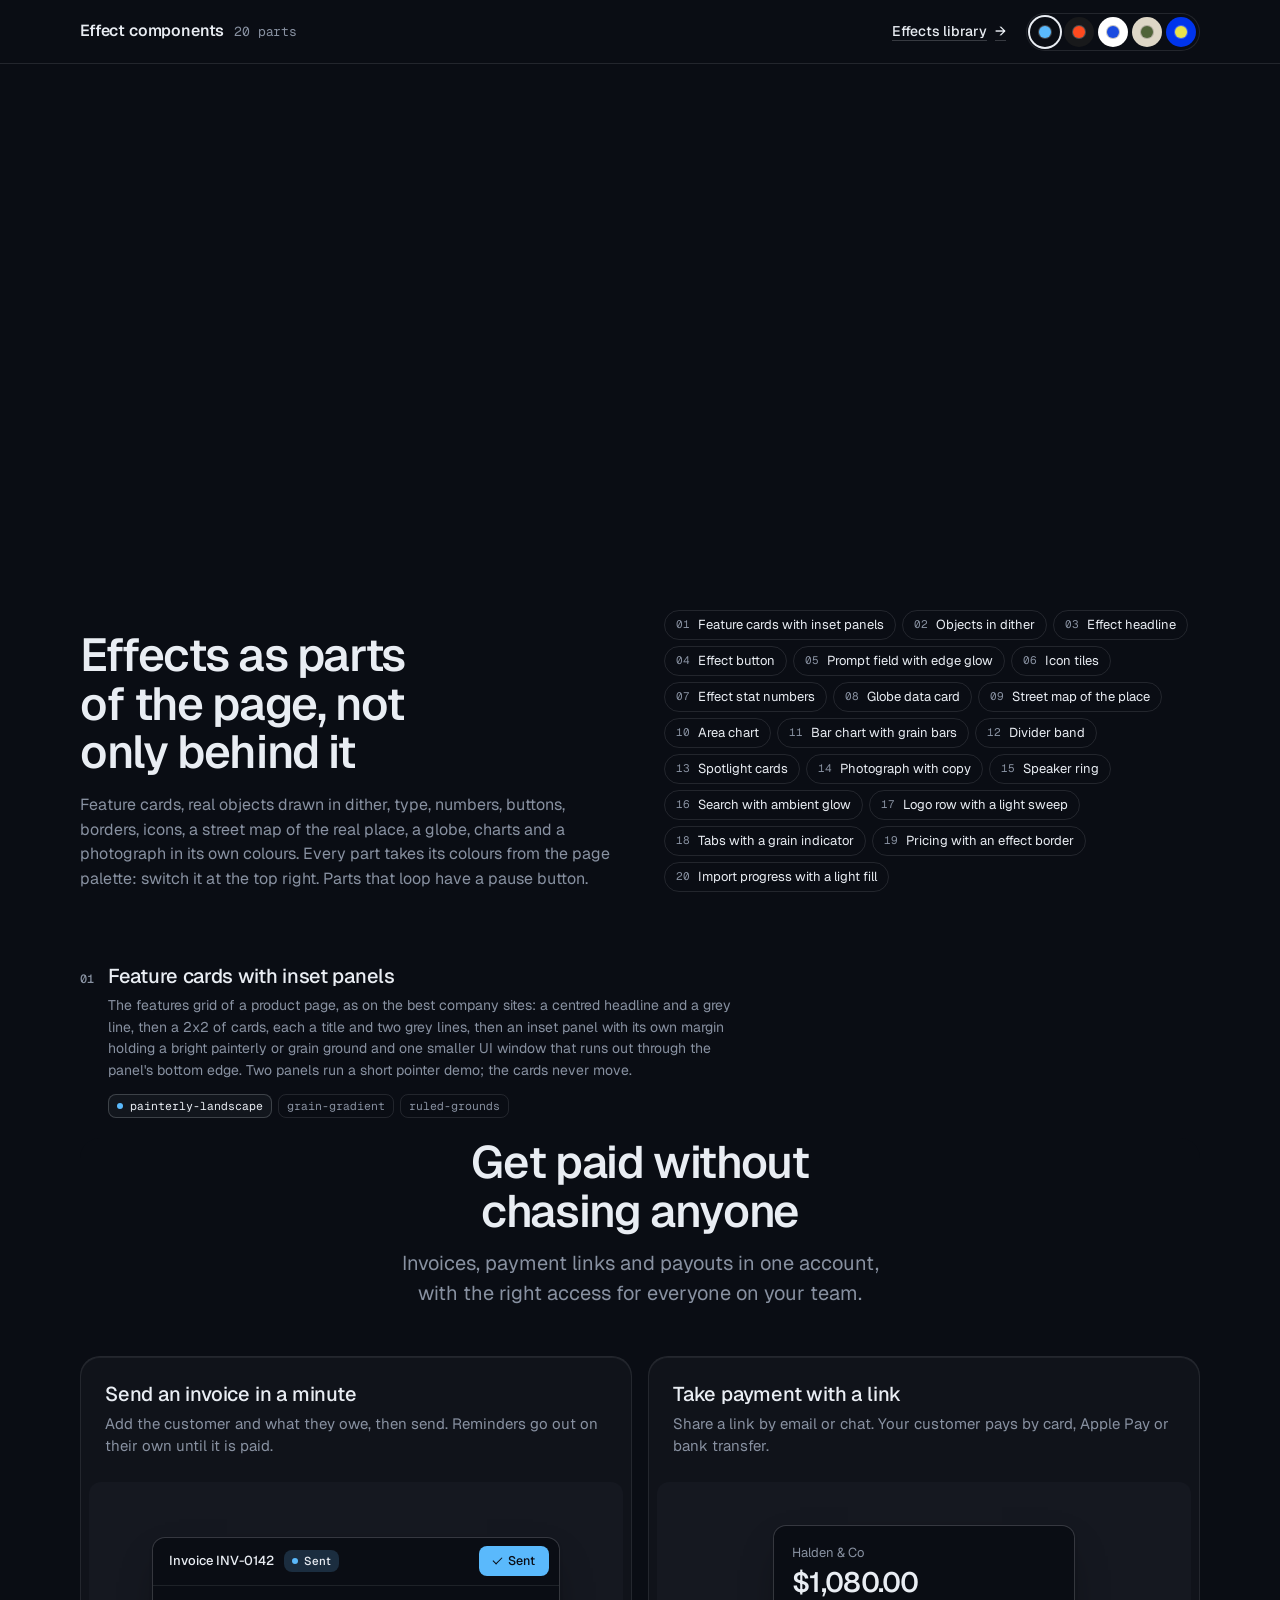
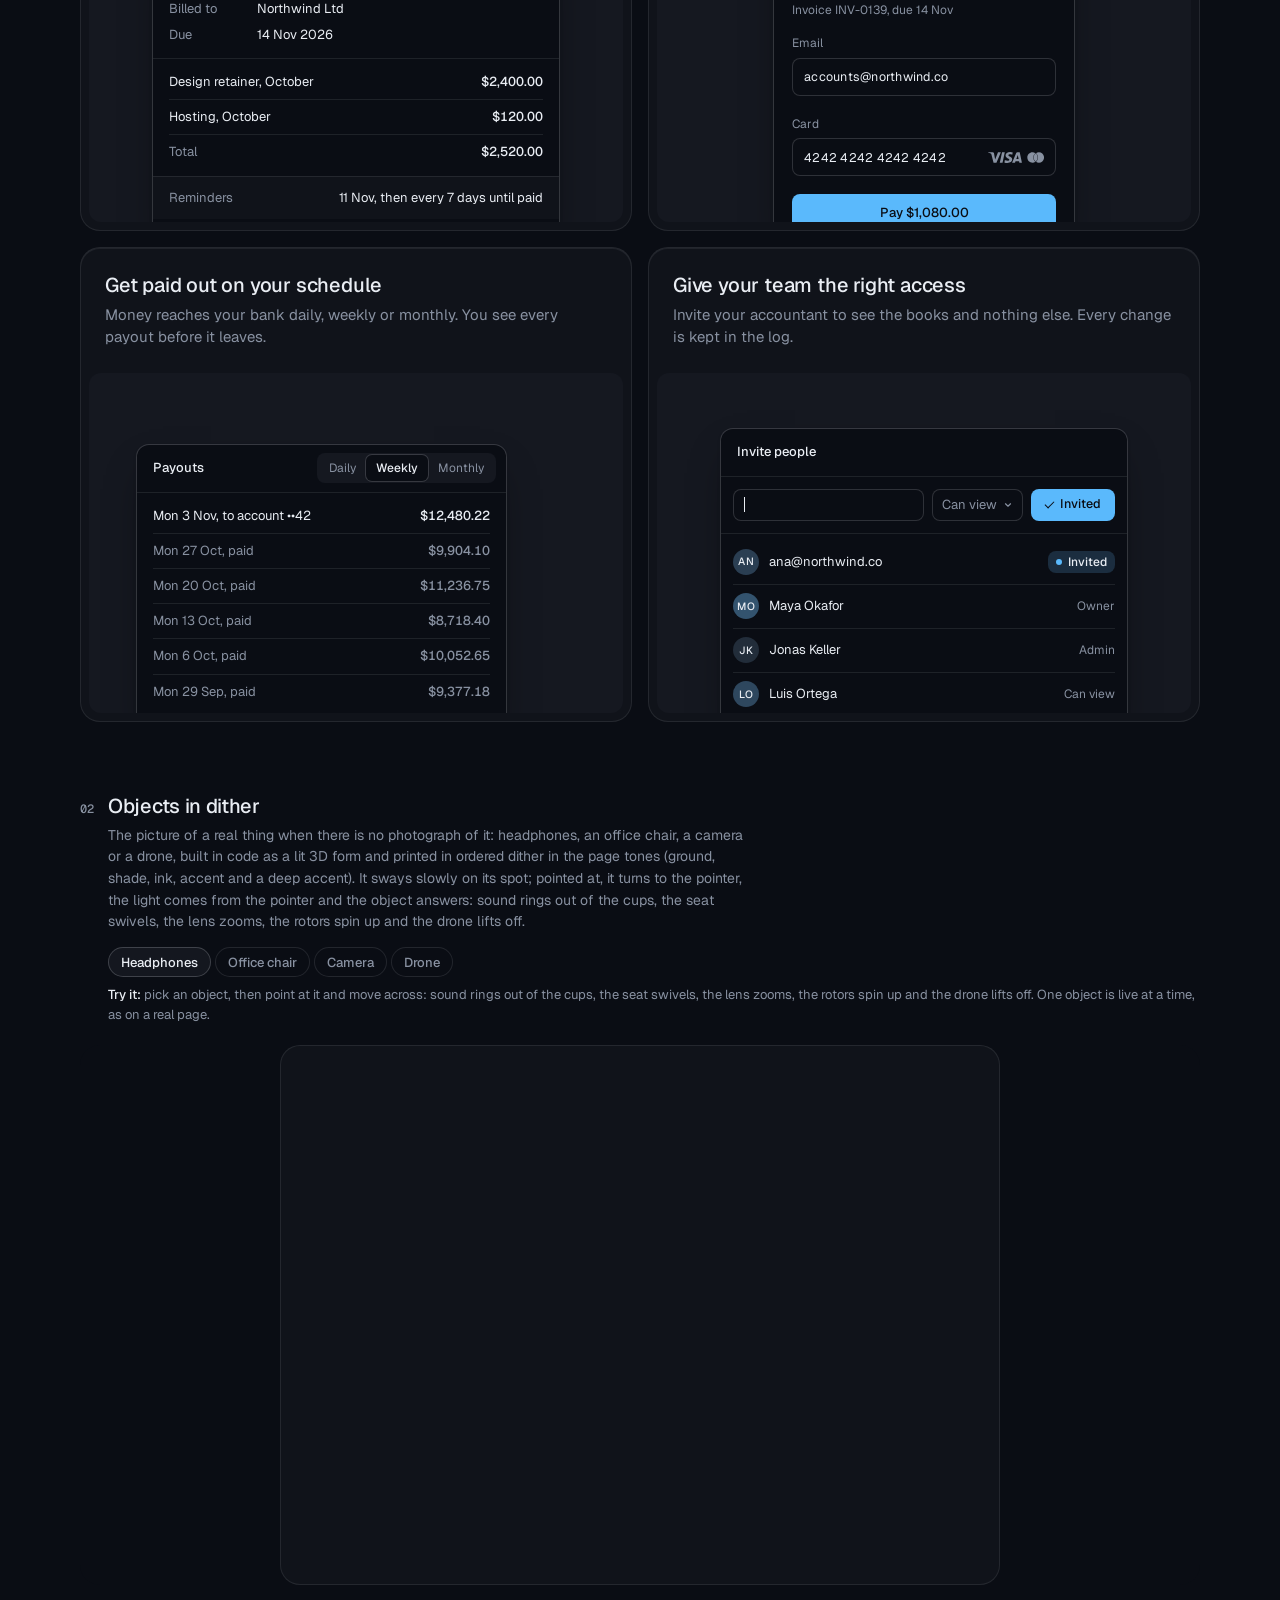
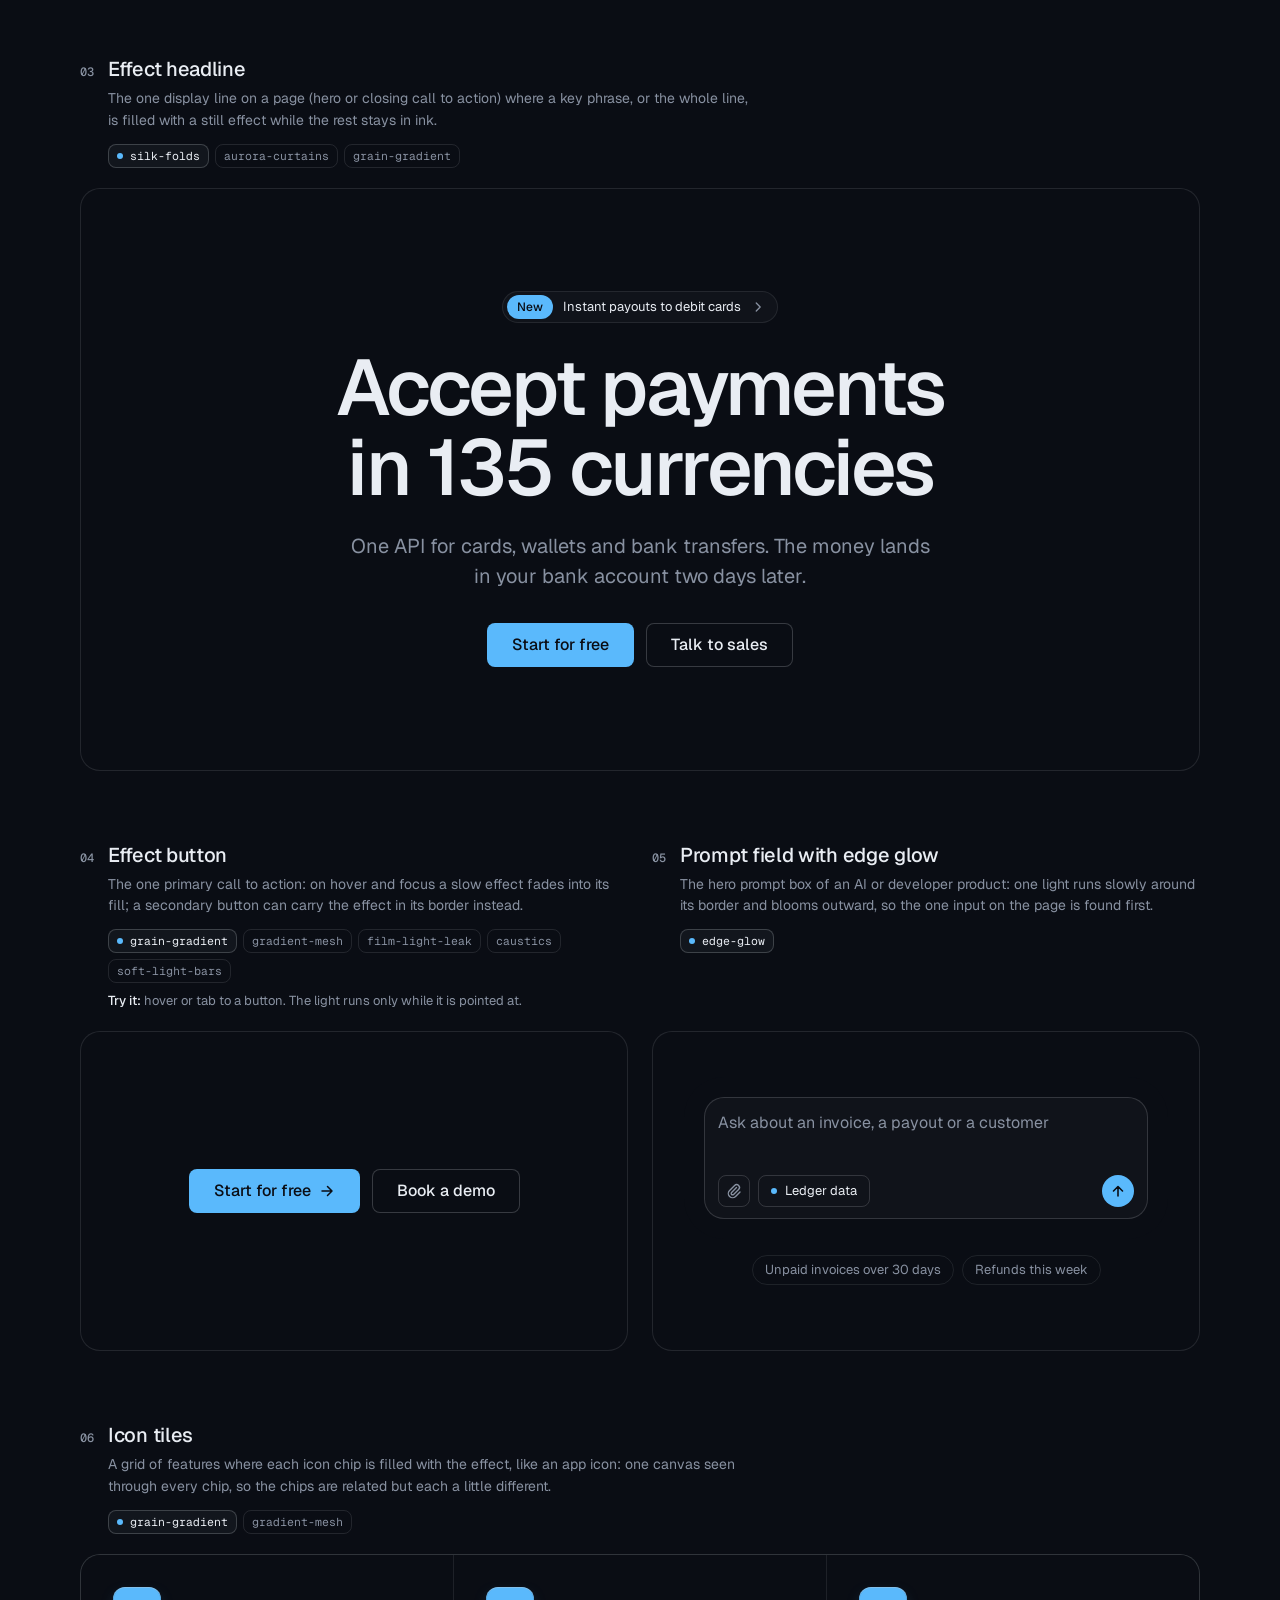
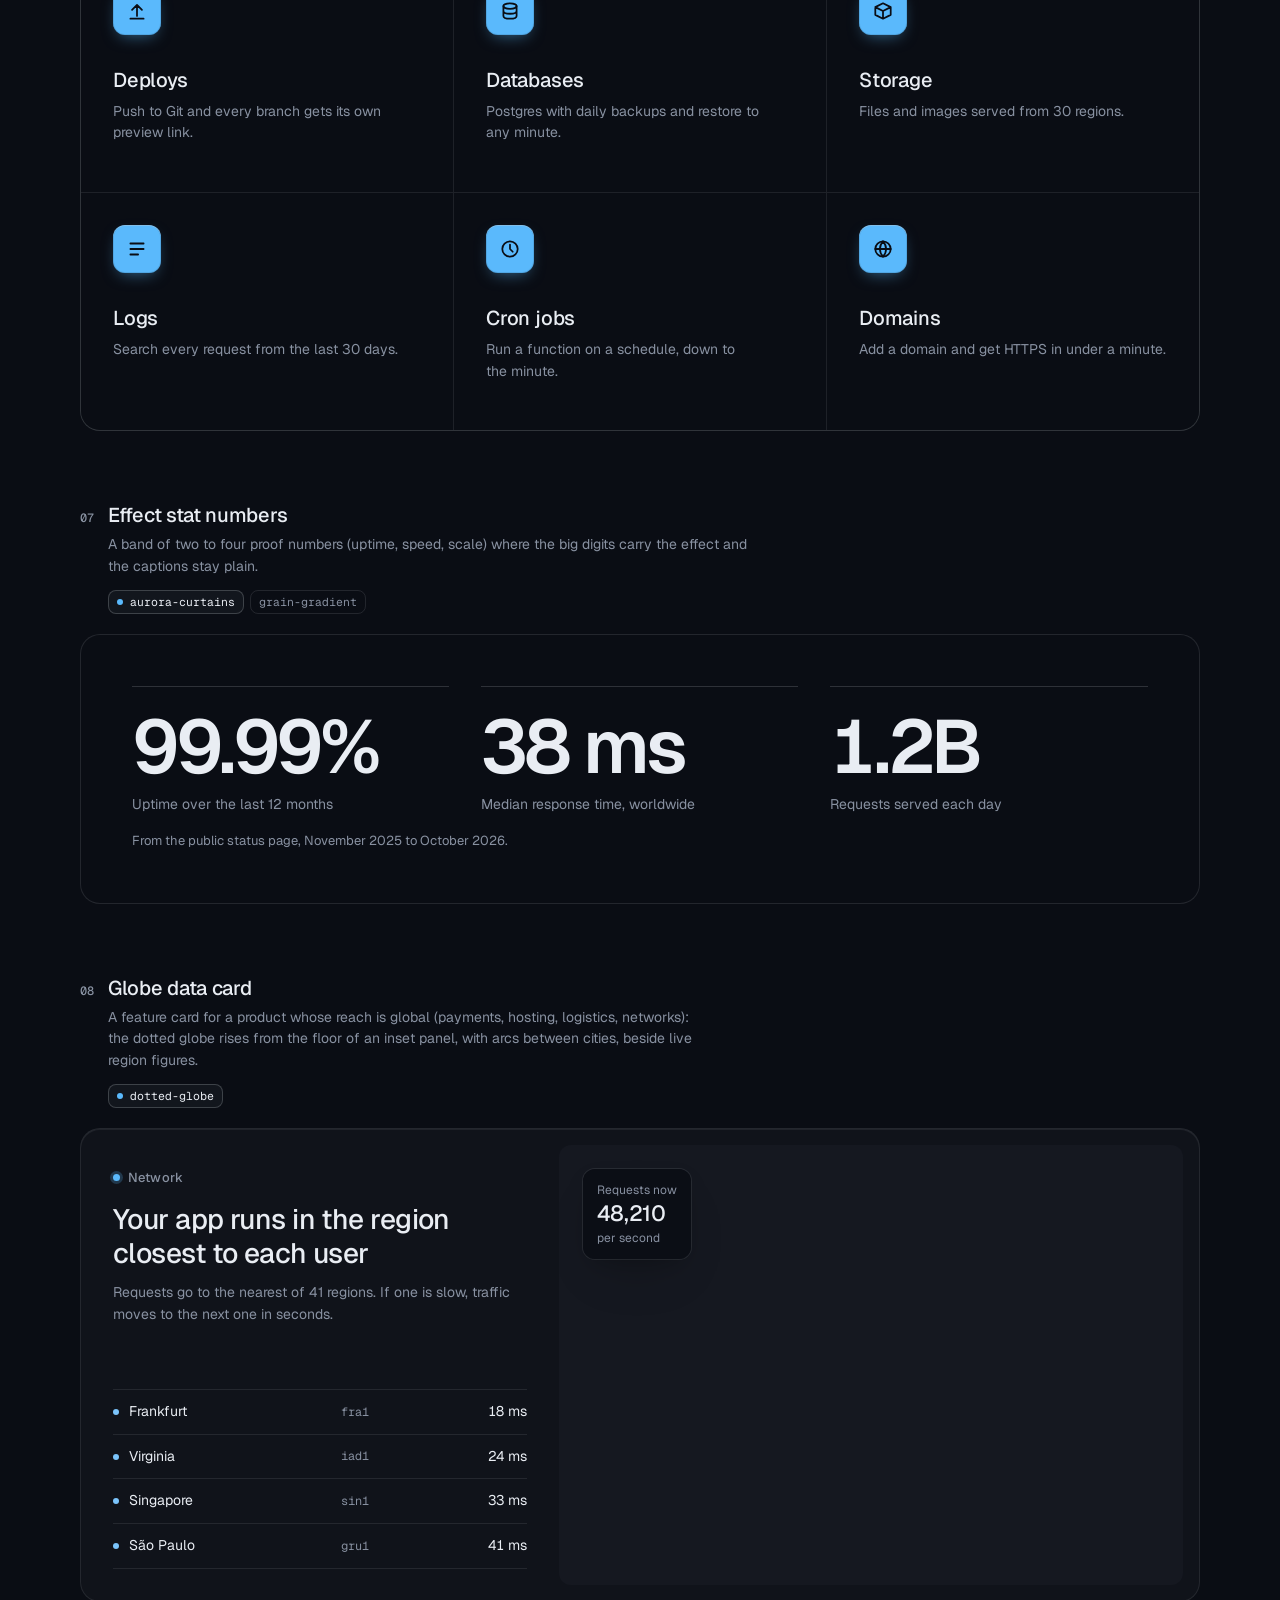
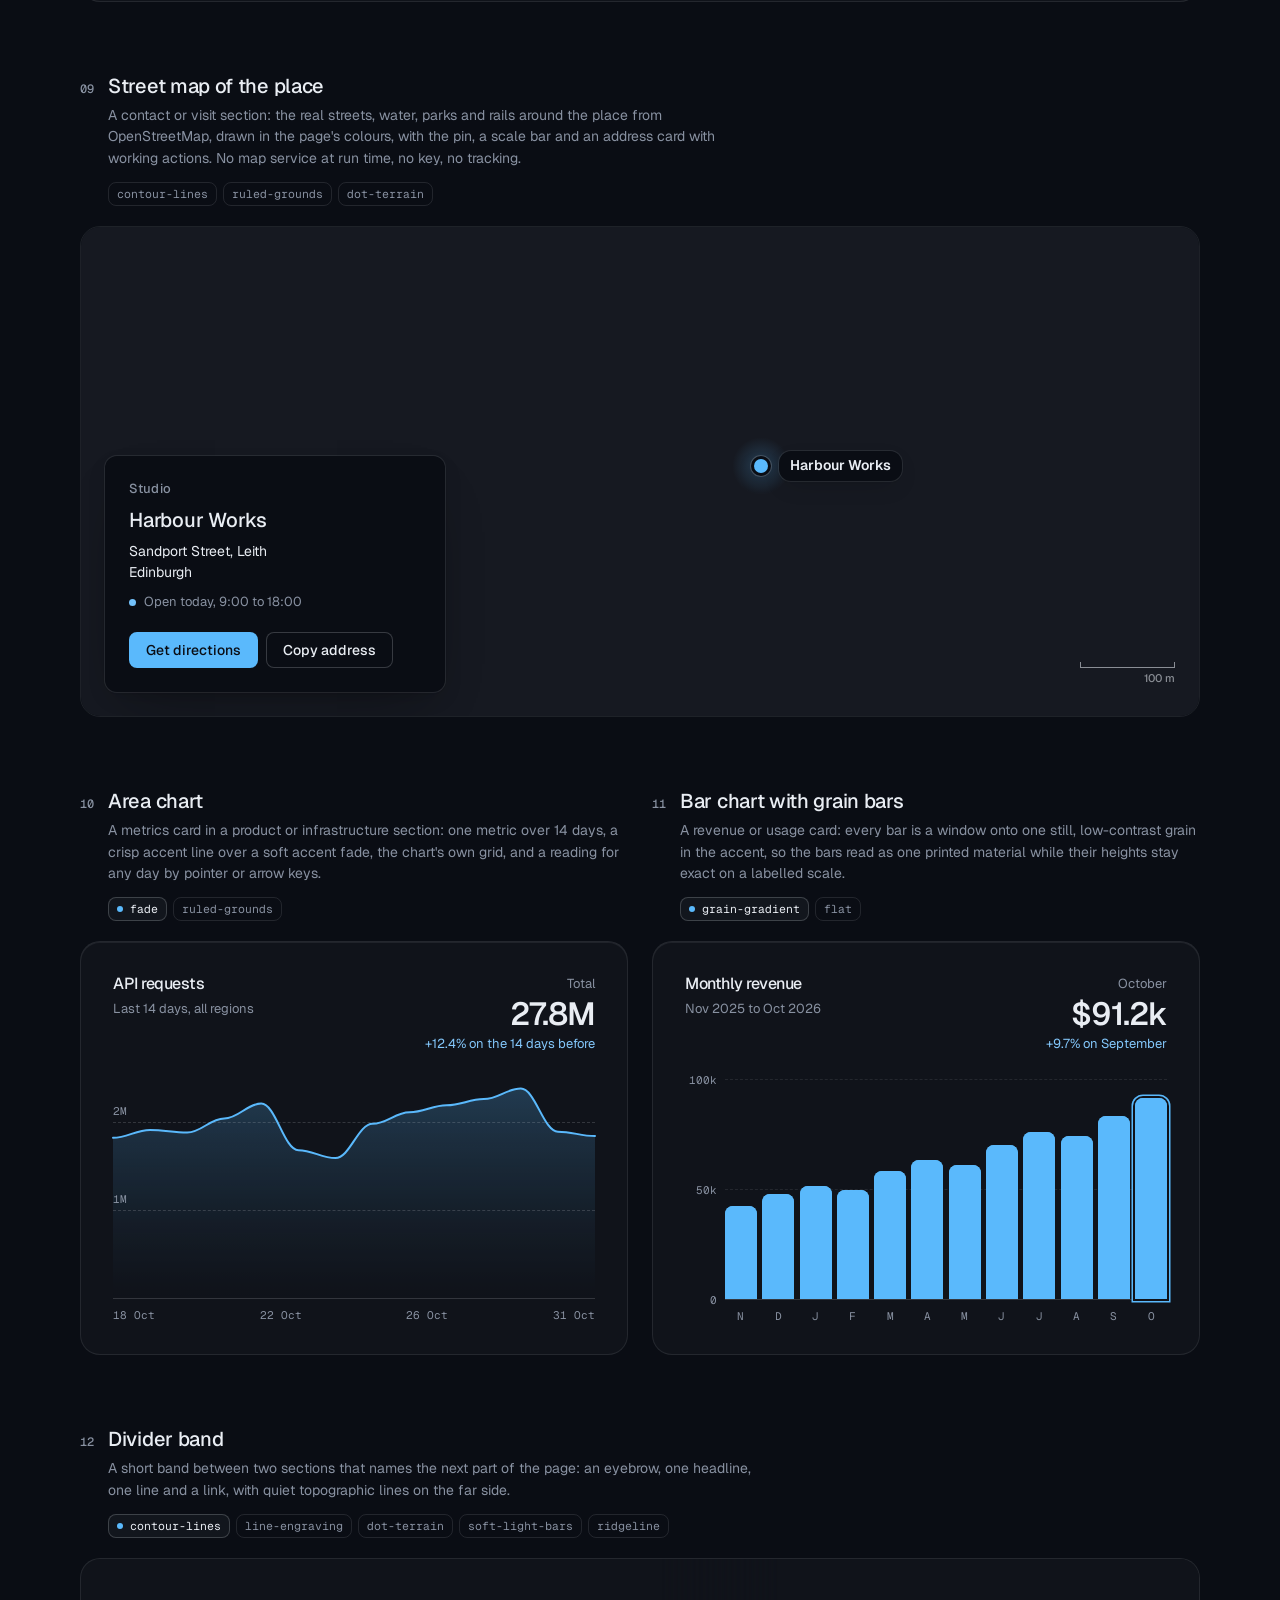
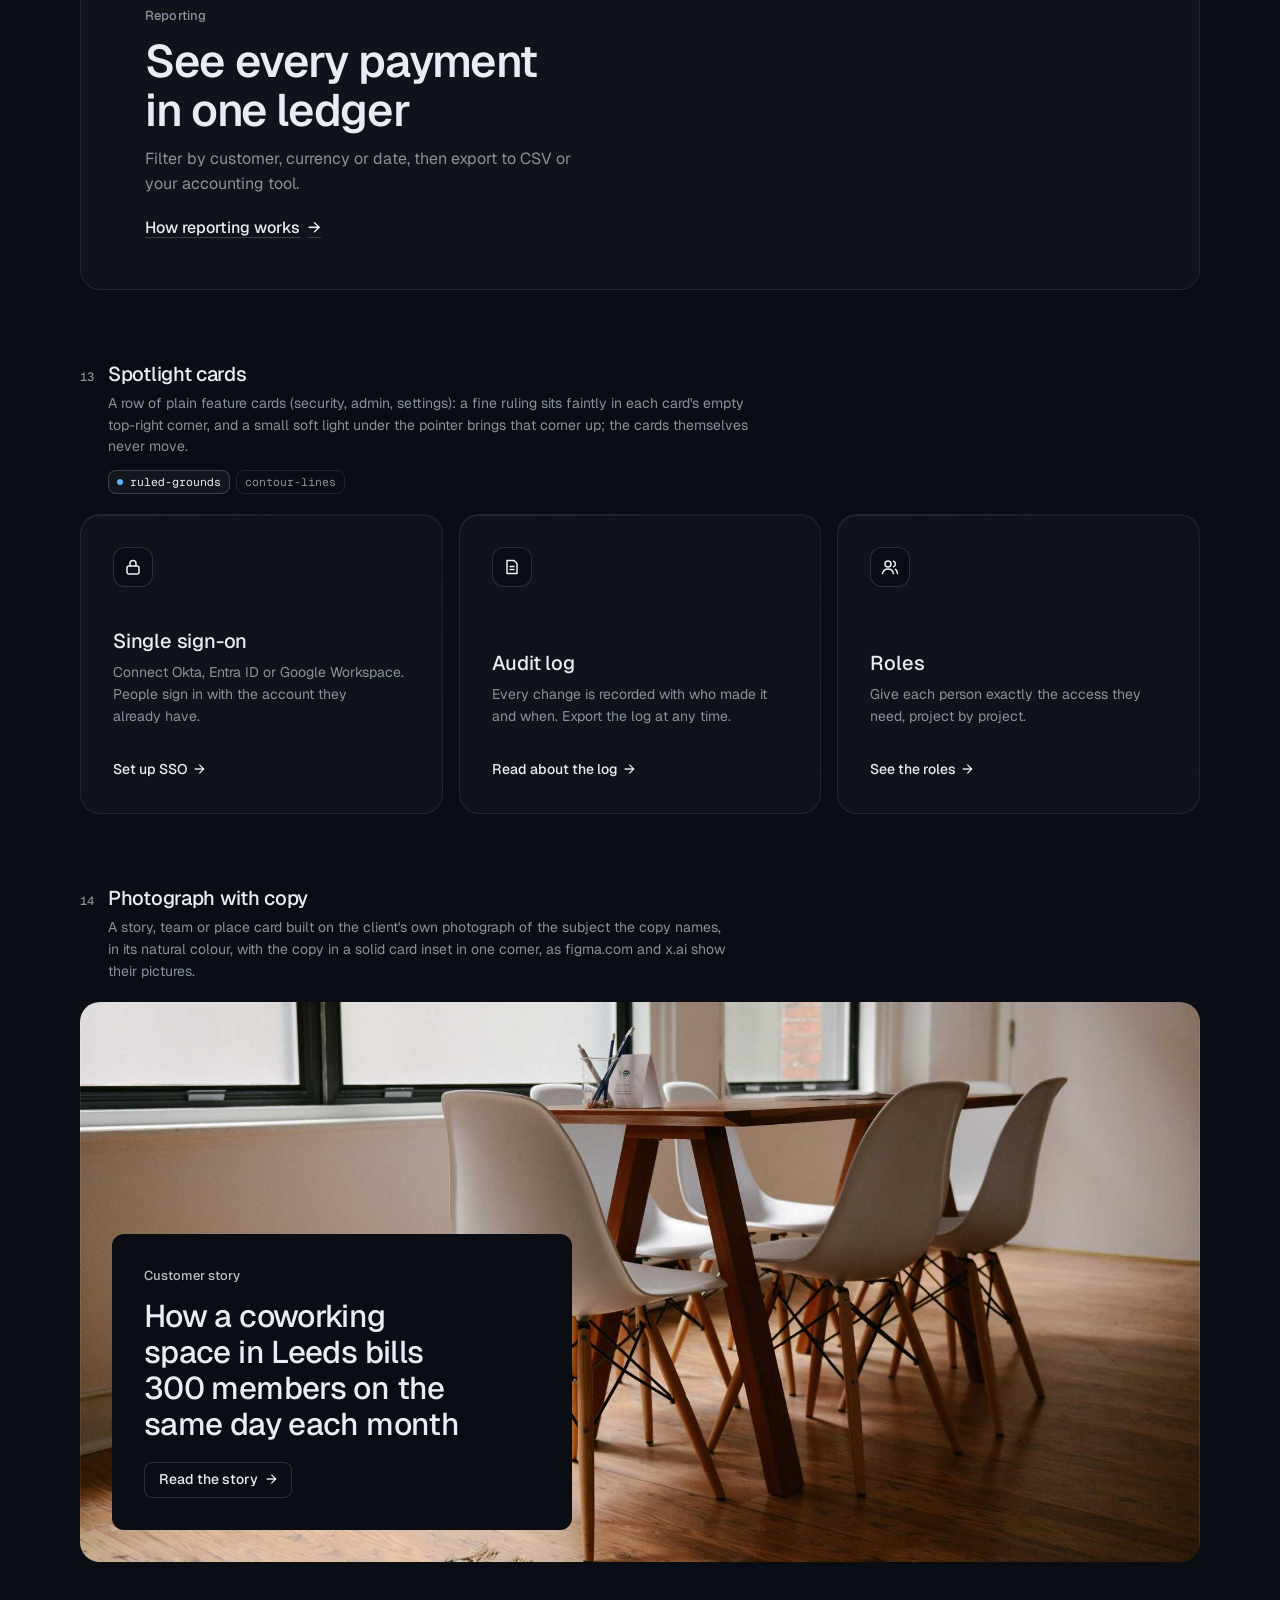
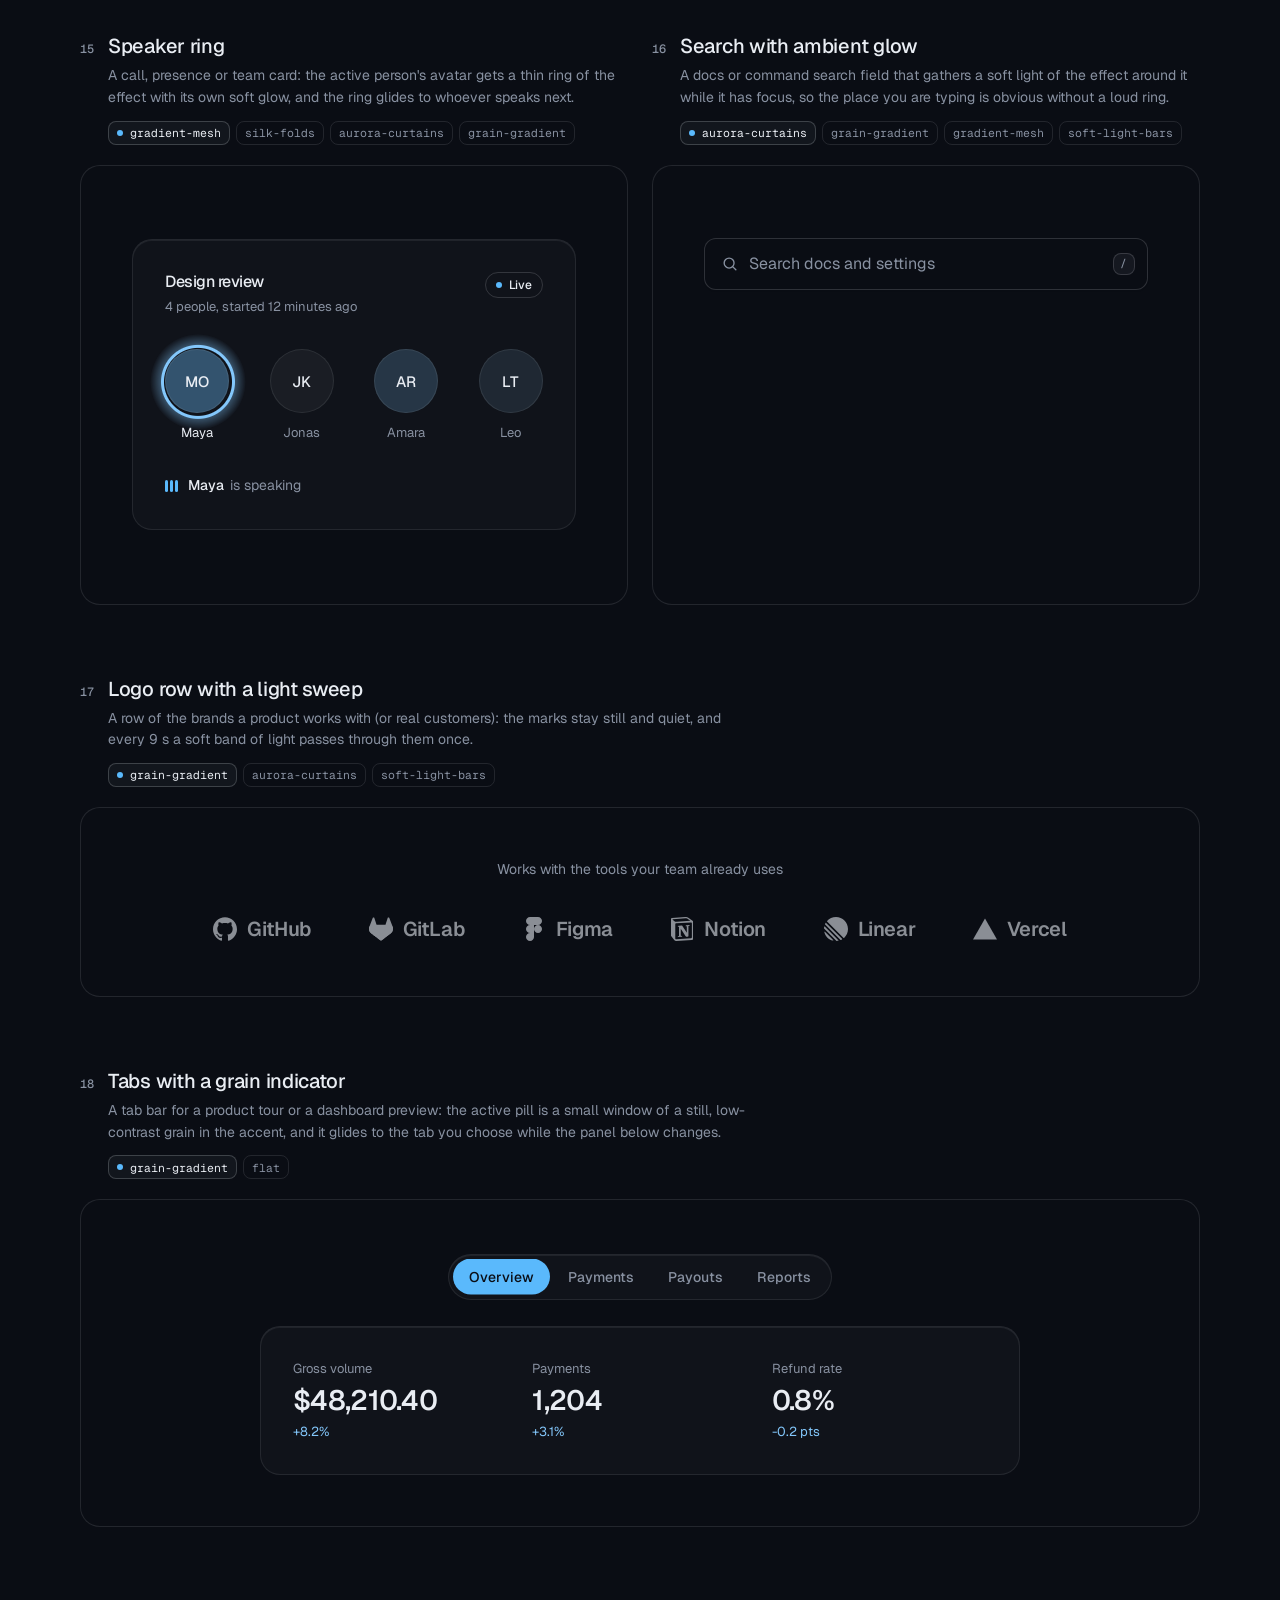
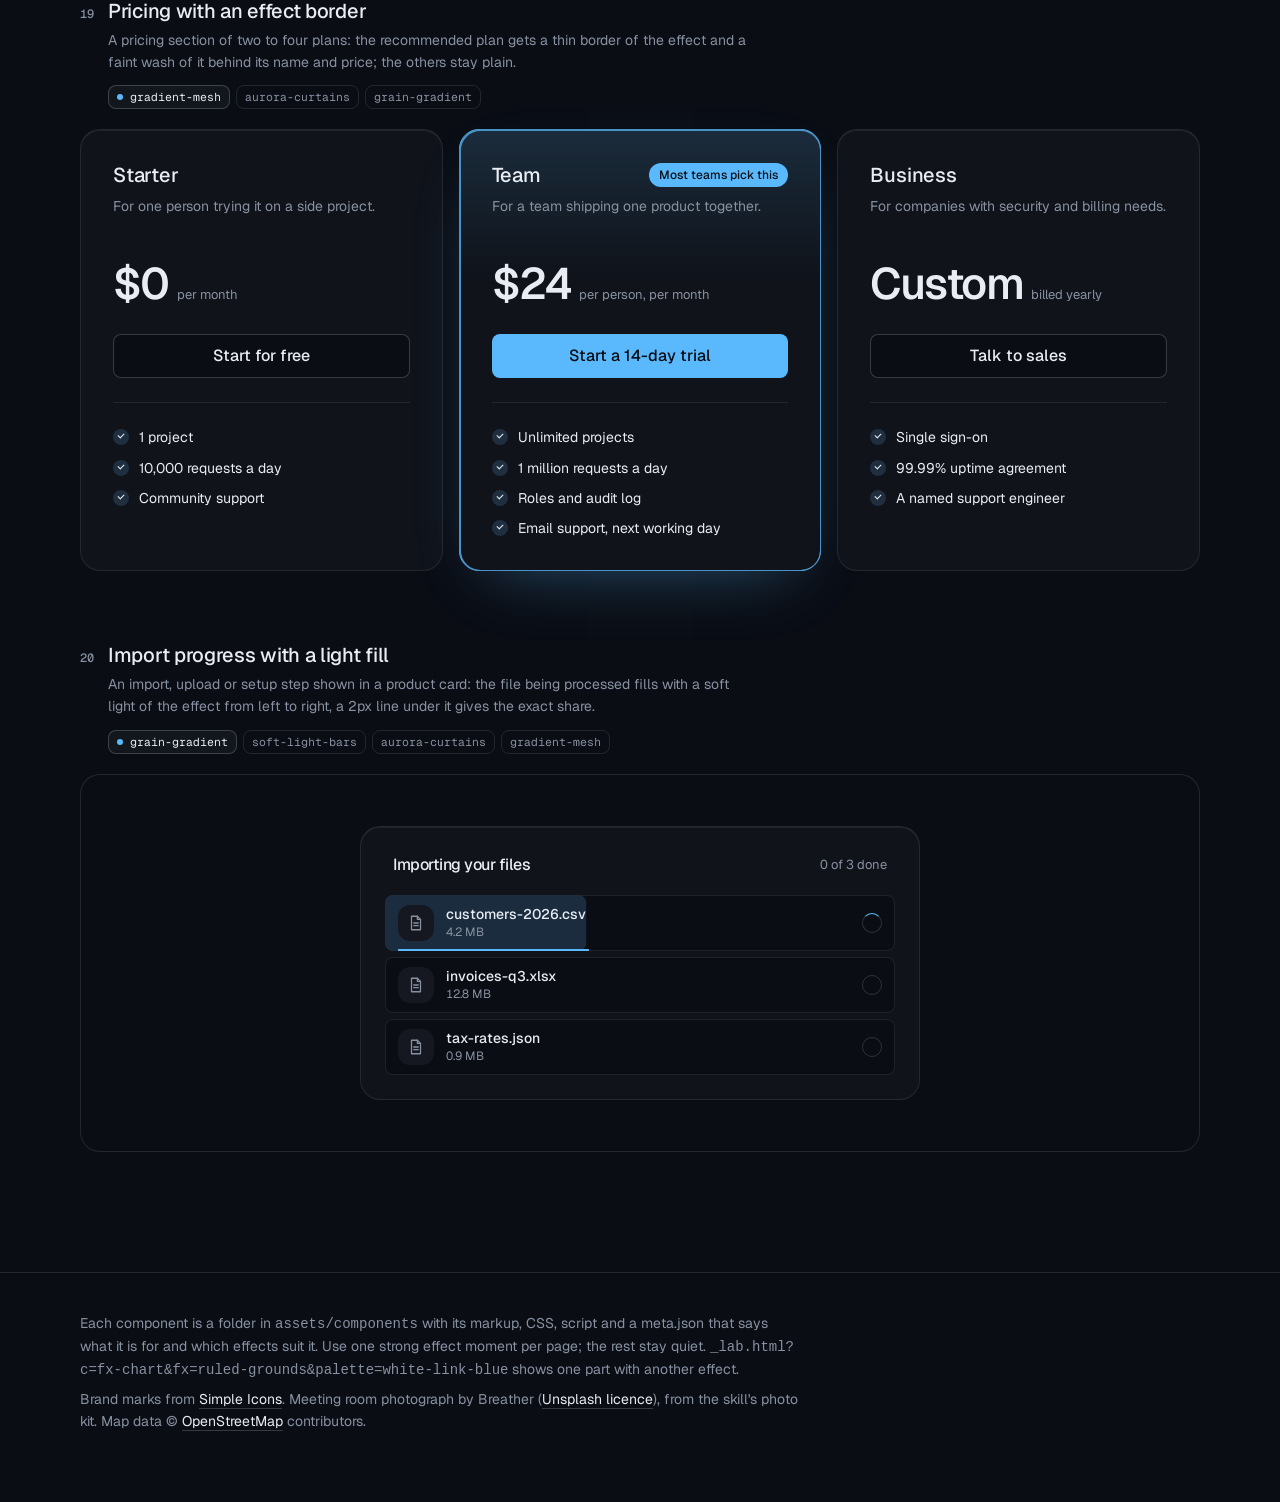
<file: .agents/skills/design-taste-frontend/assets/components/index.html>
<!doctype html>
<html lang="en" data-radius="soft">
<head>
<script>window.__tpGlMax = 16;   /* a gallery shows many live effects at once; a page of a site keeps the default 4 (fx.js) */</script>
<meta charset="utf-8">
<meta name="viewport" content="width=device-width, initial-scale=1">
<title>Effect components</title>
<link rel="preconnect" href="https://fonts.googleapis.com">
<link rel="preconnect" href="https://fonts.gstatic.com" crossorigin>
<link href="https://fonts.googleapis.com/css2?family=Geist:wght@100..900&family=Geist+Mono:wght@400..600&display=swap" rel="stylesheet">
<link rel="stylesheet" href="../system.css">
<link rel="stylesheet" href="./base.css">
<style>
  :root {
    --font-display: "Geist", system-ui, sans-serif;
    --font-text: "Geist", system-ui, sans-serif;
    --font-mono: "Geist Mono", ui-monospace, monospace;
    --display-weight: 560;
    --display-tracking: -0.03em;
    --container: 1200px;
  }
  body { min-height: 100vh; }
  .top {
    position: sticky; top: 0; z-index: 50; height: 64px; background: var(--bg);
    border-bottom: 1px solid var(--line);
  }
  .top .container { height: 100%; display: flex; align-items: center; justify-content: space-between; gap: 16px; }
  .brand { display: flex; align-items: center; gap: 10px; font-weight: 560; letter-spacing: -0.01em; }
  .brand small { font: 400 13px/1 var(--font-mono); color: var(--muted); }
  .top nav { display: flex; align-items: center; gap: 20px; }
  .top nav a.link { font-size: 14px; }
  .swatches { display: flex; gap: 4px; padding: 3px; border: 1px solid var(--line); border-radius: 999px; background: var(--bg); }
  .swatches button {
    width: 30px; height: 30px; border-radius: 999px; border: 0; padding: 0; cursor: pointer; position: relative;
    background: var(--sw-bg);
  }
  .swatches button::after {
    content: ""; position: absolute; inset: 9px; border-radius: 999px; background: var(--sw-accent);
    box-shadow: 0 0 0 1px color-mix(in oklab, var(--sw-ink) 25%, transparent);
  }
  .swatches button[aria-pressed="true"] { box-shadow: 0 0 0 2px var(--ink); }
  .swatches button:focus-visible { outline-offset: 3px; }

  .intro { padding-block: 64px 40px; display: grid; grid-template-columns: minmax(0, 6fr) minmax(0, 6fr); gap: 48px; align-items: end; }
  .intro h1 { font-size: clamp(34px, 2.2vw + 18px, 52px); line-height: 1.05; max-width: 15ch; }
  .intro p { margin-top: 16px; color: var(--muted); font-size: var(--t-body); line-height: 1.55; max-width: 52ch; }
  .index { display: flex; flex-wrap: wrap; gap: 6px; justify-content: flex-start; }
  @media (max-width: 1023px) { .intro { grid-template-columns: minmax(0, 1fr); gap: 28px; } }
  .index a {
    display: inline-flex; align-items: center; gap: 8px; height: 30px; padding: 0 11px; border-radius: 999px;
    border: 1px solid var(--line); font-size: 13px; color: var(--ink);
    transition: border-color var(--dur) var(--ease), background-color var(--dur) var(--ease);
  }
  .index a span { font-family: var(--font-mono); font-size: 11px; color: var(--muted); }
  .index a:hover { border-color: var(--line-strong); background: color-mix(in oklab, var(--ink) 4%, var(--bg)); }

  /* every part spans two rows of the list (its notes, its stage) as a subgrid, so the two parts of a
     half-width pair share one notes height and one stage height: their stages start and end level */
  .list { display: grid; grid-template-columns: repeat(2, minmax(0, 1fr)); column-gap: 24px; row-gap: 0; padding-bottom: 120px; }
  .sc { grid-column: 1 / -1; grid-row: span 2; display: grid; grid-template-rows: subgrid; row-gap: 20px; min-width: 0; scroll-margin-top: 88px; padding-top: 72px; }
  .sc:first-child { padding-top: 0; }
  .sc.is-half { grid-column: auto; }
  .sc.is-half .sc__stage:not(.is-center) { display: grid; }
  .sc__meta { display: grid; grid-template-columns: auto 1fr; column-gap: 14px; row-gap: 6px; align-items: baseline; align-content: start; }
  .sc__note { grid-column: 2; margin: 2px 0 0; font-size: 13px; color: var(--muted); }
  .sc__note::before { content: "Try it: "; color: var(--ink); font-weight: 500; }
  .sc__no { font: 500 12px/1 var(--font-mono); color: var(--muted); padding-top: 2px; }
  .sc__name { font: 500 20px/1.25 var(--font-text); letter-spacing: -0.015em; margin: 0; }
  .sc__for { grid-column: 2; color: var(--muted); font-size: 14px; line-height: 1.55; max-width: 72ch; margin: 0; }
  .sc__fx { grid-column: 2; display: flex; flex-wrap: wrap; gap: 6px; margin-top: 6px; }
  .sc__fx li {
    font: 400 11.5px/1 var(--font-mono); color: var(--muted); height: 24px; display: inline-flex; align-items: center;
    padding: 0 8px; border-radius: var(--r-sm); border: 1px solid var(--line);
  }
  .sc__fx li.is-on { color: var(--ink); border-color: var(--line-strong); background: color-mix(in oklab, var(--ink) 5%, var(--bg)); }
  .sc__fx li.is-on::before { content: ""; width: 6px; height: 6px; border-radius: 99px; background: var(--accent); margin-right: 7px; }
  .sc__stage {
    position: relative; min-width: 0; border: 1px solid var(--line); border-radius: var(--r-lg);
    padding: clamp(20px, 4vw, 56px); background: var(--bg);
  }
  .sc__stage.is-tall { padding-block: clamp(56px, 8vw, 120px); }
  .sc__stage.is-flush { padding: 0; border: 0; }
  .sc__stage.is-center { display: grid; place-items: center; min-height: 320px; }
  /* one object, at a size a page would give it */
  #fx-dither-object .sc__stage { display: grid; justify-items: center; }
  #fx-dither-object .cx-obj { width: min(100%, 720px); }
  .sc__pick { grid-column: 2; display: flex; flex-wrap: wrap; gap: 4px; margin-top: 8px; }
  .sc__pick button {
    height: 30px; padding: 0 12px; border-radius: 999px; border: 1px solid var(--line); background: var(--bg);
    font: 500 13px/1 var(--font-text); color: var(--muted); cursor: pointer;
  }
  .sc__pick button:hover { color: var(--ink); border-color: var(--line-strong); }
  .sc__pick button[aria-pressed="true"] { color: var(--ink); border-color: var(--line-strong); background: color-mix(in oklab, var(--ink) 6%, var(--bg)); }
  /* the search list opens below its field: leave it room inside the frame */
  #fx-search .sc__stage { min-height: 440px; place-items: start center; padding-top: 72px; }
  .sc__stage:empty::after { content: "Loading"; color: var(--muted); font-size: 13px; }

  .foot { border-top: 1px solid var(--line); padding: 40px 0 64px; color: var(--muted); font-size: 14px; }
  .foot p { max-width: 80ch; margin: 0 0 8px; }
  .foot a { color: var(--ink); text-decoration: underline; text-decoration-color: var(--line-strong); text-underline-offset: 4px; }

  @media (max-width: 899px) {
    .list { grid-template-columns: minmax(0, 1fr); }
    .sc.is-half { grid-column: 1 / -1; }
    .top nav a.link { display: none; }
  }
  @media (max-width: 639px) {
    .intro { padding-block: 48px 32px; }
    .sc { padding-top: 48px; }
    .sc__meta { grid-template-columns: 1fr; }
    .sc__no { display: none; }
    .sc__for, .sc__fx, .sc__note, .sc__pick { grid-column: 1; }
    .sc__stage.is-center { min-height: 240px; }
    .brand small { display: none; }
  }
</style>
</head>
<body>
<header class="top">
  <div class="container">
    <div class="brand">Effect components <small id="count"></small></div>
    <nav aria-label="Palette and links">
      <a class="link" href="../effects/gallery.html">Effects library</a>
      <div class="swatches" id="swatches" role="group" aria-label="Page palette"></div>
    </nav>
  </div>
</header>

<main>
  <section class="intro container">
    <div>
      <h1>Effects as parts of the page, not only behind it</h1>
      <p id="lede">Feature cards, real objects drawn in dither, type, numbers, buttons, borders, icons, a street map of the real place, a globe, charts and a photograph in its own colours. Every part takes its colours from the page palette: switch it at the top right. Parts that loop have a pause button.</p>
    </div>
    <nav class="index" id="index" aria-label="Components"></nav>
  </section>
  <div class="container list" id="list"></div>
</main>

<footer class="foot">
  <div class="container">
    <p>Each component is a folder in <code>assets/components</code> with its markup, CSS, script and a meta.json that says what it is for and which effects suit it. Use one strong effect moment per page; the rest stay quiet. <code>_lab.html?c=fx-chart&amp;fx=ruled-grounds&amp;palette=white-link-blue</code> shows one part with another effect.</p>
    <p>Brand marks from <a href="https://simpleicons.org/">Simple Icons</a>. Meeting room photograph by Breather (<a href="https://unsplash.com/photos/DEdM9Vs6s8w">Unsplash licence</a>), from the skill's photo kit. Map data © <a href="https://www.openstreetmap.org/copyright">OpenStreetMap</a> contributors.</p>
  </div>
</footer>

<script type="module">
  import fx from '../effects/fx.js';

  // component id, layout and stage style, in page order
  const COMPONENTS = [
    { id: 'fx-feature-card', stage: 'is-flush' },
    { id: 'fx-dither-object', stage: 'is-flush', note: 'pick an object, then point at it and move across: sound rings out of the cups, the seat swivels, the lens zooms, the rotors spin up and the drone lifts off. One object is live at a time, as on a real page.' },
    { id: 'fx-headline', stage: 'is-tall' },
    { id: 'fx-button', half: true, stage: 'is-center', note: 'hover or tab to a button. The light runs only while it is pointed at.' },
    { id: 'fx-prompt', half: true, stage: 'is-center' },
    { id: 'fx-icon-tiles', stage: 'is-flush' },
    { id: 'fx-stat' },
    { id: 'fx-globe', stage: 'is-flush' },
    { id: 'fx-map', stage: 'is-flush' },
    { id: 'fx-chart', half: true, stage: 'is-flush' },
    { id: 'fx-bars', half: true, stage: 'is-flush' },
    { id: 'fx-band', stage: 'is-flush' },
    { id: 'fx-spotlight', stage: 'is-flush' },
    { id: 'fx-photo', stage: 'is-flush' },
    { id: 'fx-avatar', half: true, stage: 'is-center' },
    { id: 'fx-search', half: true, stage: 'is-center' },
    { id: 'fx-logos' },
    { id: 'fx-tabs' },
    { id: 'fx-pricing', stage: 'is-flush' },
    { id: 'fx-progress', stage: 'is-center' },
  ];

  const PALETTES = [
    { id: 'blue-black-cornflower', name: 'Night, cornflower', bg: '#0a0d14', surface: '#131824', ink: '#e9edf3', muted: '#8891a1', accent: '#5ab9fc', accentInk: '#0a0d14' },
    { id: 'graphite-safety-orange', name: 'Graphite, orange', bg: '#18191b', surface: '#222427', ink: '#eff0f1', muted: '#9c9ea3', accent: '#ff4a1f', accentInk: '#18191b' },
    { id: 'white-link-blue', name: 'White, blue', bg: '#ffffff', surface: '#f4f4f4', ink: '#111111', muted: '#6b6b6b', accent: '#1a4be0', accentInk: '#ffffff' },
    { id: 'moss-sand', name: 'Sand, moss', bg: '#ddd6c6', surface: '#d2cab8', ink: '#2a2a26', muted: '#59574e', accent: '#4f6238', accentInk: '#ffffff' },
    { id: 'cobalt-field', name: 'Cobalt field', bg: '#0034eb', surface: '#002fd6', ink: '#ffffff', muted: '#dfe4f2', accent: '#e9e34a', accentInk: '#111111' },
  ];

  const q = new URLSearchParams(location.search);
  if (q.has('time')) fx.setClock(+q.get('time'));
  if (q.has('fallback')) fx.config.forceFallback = true;
  const only = q.get('only') ? q.get('only').split(',') : null;
  const list = document.getElementById('list');
  const index = document.getElementById('index');
  const swatches = document.getElementById('swatches');

  /*
    The budget: a laptop's integrated GPU shares its memory with everything else, so this page never
    holds more than 4 live WebGL contexts. A part is started when it comes near the viewport and
    destroyed when it leaves it; still parts draw once and free their context; fx.js frees any idle
    off-screen context past 4. liveGL() counts the contexts that are open right now.
  */
  fx.config.maxLive = 4;
  const contexts = new Set();
  let peakGL = 0;
  const getContext = HTMLCanvasElement.prototype.getContext;
  HTMLCanvasElement.prototype.getContext = function (type, ...rest) {
    const c = getContext.call(this, type, ...rest);
    if (c && /webgl/i.test(type) && !contexts.has(c)) { contexts.add(c); peakGL = Math.max(peakGL, liveGL()); }
    return c;
  };
  function liveGL() {
    for (const c of contexts) if (c.isContextLost()) contexts.delete(c);
    return contexts.size;
  }

  // the dither object: one live at a time, switched here (a real page shows one object)
  const OBJECTS = {
    headphones: ['Headphones', 'Over-ear, wireless'],
    chair: ['Office chair', 'Swivel seat on five castors'],
    camera: ['Camera', 'Mirrorless, with a zoom lens'],
    drone: ['Drone', 'Four rotors and a camera'],
  };
  let object = OBJECTS[q.get('object')] ? q.get('object') : 'headphones';
  // print (ordered dither, the default) or studio (a smooth shaded render: no picker until it is anti-aliased; ?render=studio)
  let render = q.get('render') === 'studio' ? 'studio' : 'print';

  function applyPalette(p) {
    const c = fx.color;
    const action = c.contrast(p.accent, p.bg) >= 2.2 ? p.accent : p.ink;
    const actionInk = action === p.accent ? p.accentInk : p.bg;
    const s = document.documentElement.style;
    const set = (k, v) => s.setProperty(k, v);
    set('--p-bg', p.bg); set('--p-surface', p.surface); set('--p-ink', p.ink); set('--p-muted', p.muted);
    set('--p-accent', p.accent); set('--p-accent-ink', p.accentInk); set('--p-action', action); set('--p-action-ink', actionInk);
    document.documentElement.style.colorScheme = c.isDark(p.bg) ? 'dark' : 'light';
    for (const b of swatches.children) b.setAttribute('aria-pressed', String(b.dataset.id === p.id));
  }

  async function load(entry) {
    const base = `./${entry.id}/`;
    const [meta, html, mod] = await Promise.all([
      fetch(base + 'meta.json').then(r => (r.ok ? r.json() : null)),
      fetch(base + 'component.html').then(r => (r.ok ? r.text() : null)),
      import(base + 'component.js').catch(err => { console.warn(entry.id, err); return null; }),
    ]).catch(() => [null, null, null]);
    if (!meta || !html || !mod) return null;
    const link = document.createElement('link');
    link.rel = 'stylesheet';
    link.href = base + 'component.css';
    document.head.append(link);
    await new Promise(r => { link.onload = link.onerror = r; });
    return { ...entry, meta, html, mod };
  }

  function section(e, n) {
    const s = document.createElement('section');
    s.className = 'sc' + (e.half ? ' is-half' : '');
    s.id = e.id;
    const fxList = (e.meta.effects || []).map(id => `<li class="${id === e.meta.default ? 'is-on' : ''}">${id}</li>`).join('');
    const pick = e.id === 'fx-dither-object'
      ? `<div class="sc__pick" role="group" aria-label="Object">${Object.keys(OBJECTS).map(k => `<button type="button" data-object="${k}" aria-pressed="${k === object}">${OBJECTS[k][0]}</button>`).join('')}</div>`
      : '';
    s.innerHTML = `
      <div class="sc__meta">
        <span class="sc__no">${String(n).padStart(2, '0')}</span>
        <h2 class="sc__name">${e.meta.name}</h2>
        <p class="sc__for">${e.meta.for}</p>
        ${fxList ? `<ul class="sc__fx" aria-label="Effects that suit it">${fxList}</ul>` : ''}
        ${pick}
        ${e.note ? `<p class="sc__note">${e.note}</p>` : ''}
      </div>
      <div class="sc__stage ${e.stage || ''}"></div>`;
    return s;
  }

  // the markup is placed at once (the page keeps its full height); the scripts run only near the viewport
  function markup(e) {
    const stage = e.section.querySelector('.sc__stage');
    stage.innerHTML = e.html;
    if (e.id === 'fx-dither-object') {
      const fig = stage.querySelector('.cx-obj');
      fig.dataset.cxObject = object;
      if (render === 'studio') fig.dataset.cxRender = 'studio'; else delete fig.dataset.cxRender;
      fig.querySelector('.cx-obj__stage').removeAttribute('aria-label');
    }
    return stage;
  }
  function start(e) {
    if (e.ctrl) return;
    const stage = markup(e);
    try { e.ctrl = e.mod.default(stage.firstElementChild || stage) || { destroy() {} }; } catch (err) { console.error(e.id, err); e.ctrl = { destroy() {} }; }
  }
  function stop(e) {
    if (!e.ctrl) return;
    try { e.ctrl.destroy?.(); } catch (err) { console.warn(e.id, err); }
    fx.unmountAll(e.section);
    e.ctrl = null;
  }

  function setPalette(p, entries) {
    entries.forEach(stop);
    applyPalette(p);
    try { localStorage.setItem('cx-palette', p.id); } catch (_) {}
    requestAnimationFrame(() => entries.forEach(e => (e.near ? start(e) : markup(e))));
  }

  let saved = null;
  try { saved = localStorage.getItem('cx-palette'); } catch (_) {}
  const first = PALETTES.find(p => p.id === q.get('palette')) || PALETTES.find(p => p.id === saved) || PALETTES[0];
  for (const p of PALETTES) {
    const b = document.createElement('button');
    b.type = 'button';
    b.dataset.id = p.id;
    b.title = p.name;
    b.setAttribute('aria-label', p.name);
    b.style.setProperty('--sw-bg', p.bg);
    b.style.setProperty('--sw-accent', p.accent);
    b.style.setProperty('--sw-ink', p.ink);
    swatches.append(b);
  }
  applyPalette(first);

  const wanted = COMPONENTS.filter(c => !only || only.includes(c.id));
  const entries = (await Promise.all(wanted.map(load))).filter(Boolean);
  document.getElementById('count').textContent = `${entries.length} parts`;
  entries.forEach((e, i) => {
    e.section = section(e, i + 1);
    list.append(e.section);
    markup(e);
    const a = document.createElement('a');
    a.href = '#' + e.id;
    a.innerHTML = `<span>${String(i + 1).padStart(2, '0')}</span>${e.meta.name}`;
    index.append(a);
  });
  await document.fonts.ready;
  const near = new IntersectionObserver(seen => {
    for (const en of seen) {
      const e = entries.find(x => x.section === en.target);
      if (!e) continue;
      e.near = en.isIntersecting;
      if (e.near) start(e); else stop(e);
    }
  }, { rootMargin: '10% 0px' });
  entries.forEach(e => near.observe(e.section));
  setTimeout(() => { document.documentElement.dataset.ready = '1'; }, 1500);

  swatches.addEventListener('click', ev => {
    const b = ev.target.closest('button');
    if (!b) return;
    const p = PALETTES.find(x => x.id === b.dataset.id);
    if (p) setPalette(p, entries);
  });
  list.addEventListener('click', ev => {
    const b = ev.target.closest('[data-object], [data-render]');
    if (!b || !(OBJECTS[b.dataset.object] || b.dataset.render)) return;
    if (b.dataset.render) render = b.dataset.render; else object = b.dataset.object;
    b.parentElement.querySelectorAll('button').forEach(x => x.setAttribute('aria-pressed', String(x === b)));
    const e = entries.find(x => x.id === 'fx-dither-object');
    stop(e);
    if (e.near) start(e); else markup(e);
  });
  window.__cx = {
    entries,
    setPalette: id => setPalette(PALETTES.find(p => p.id === id), entries),
    setObject: k => list.querySelector(`[data-object="${k}"]`)?.click(),
    gl: () => ({ live: liveGL(), peak: peakGL, started: entries.filter(e => e.ctrl).map(e => e.id) }),
  };
</script>

</body>
</html>
</file>
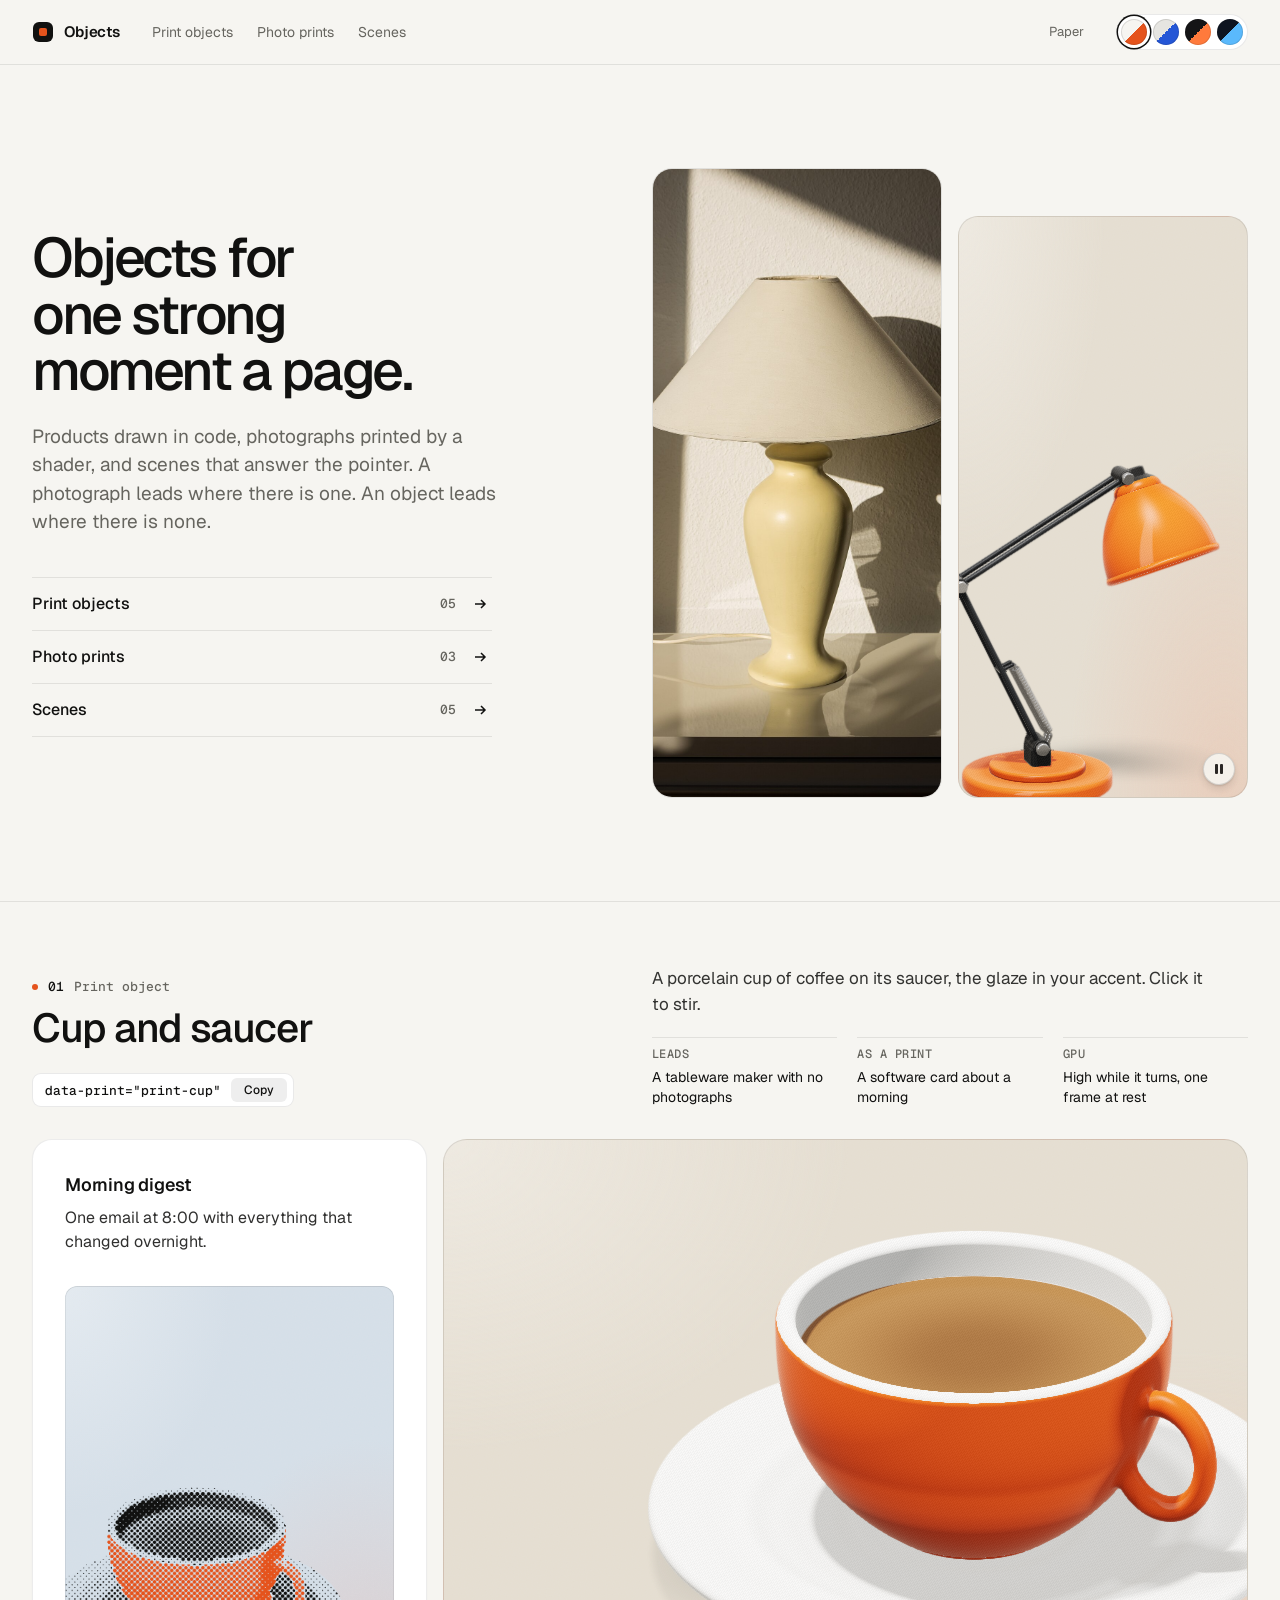
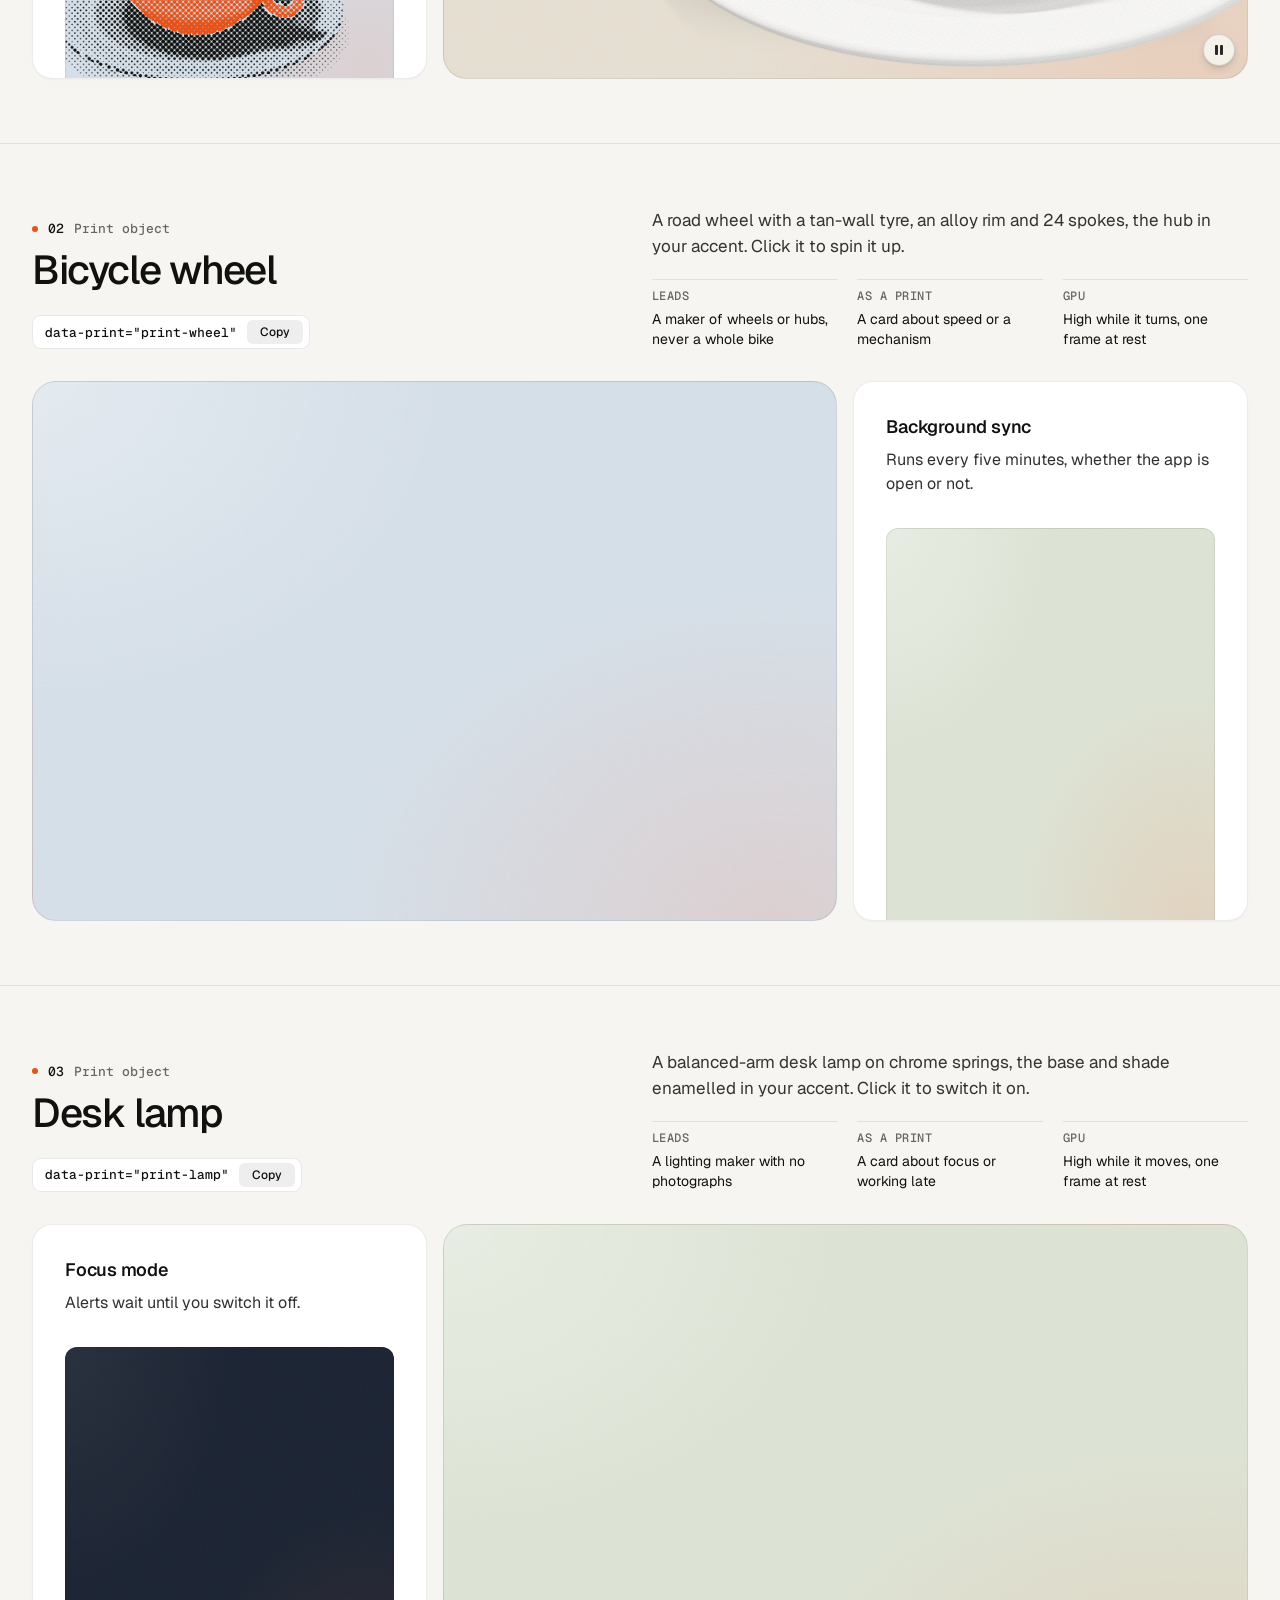
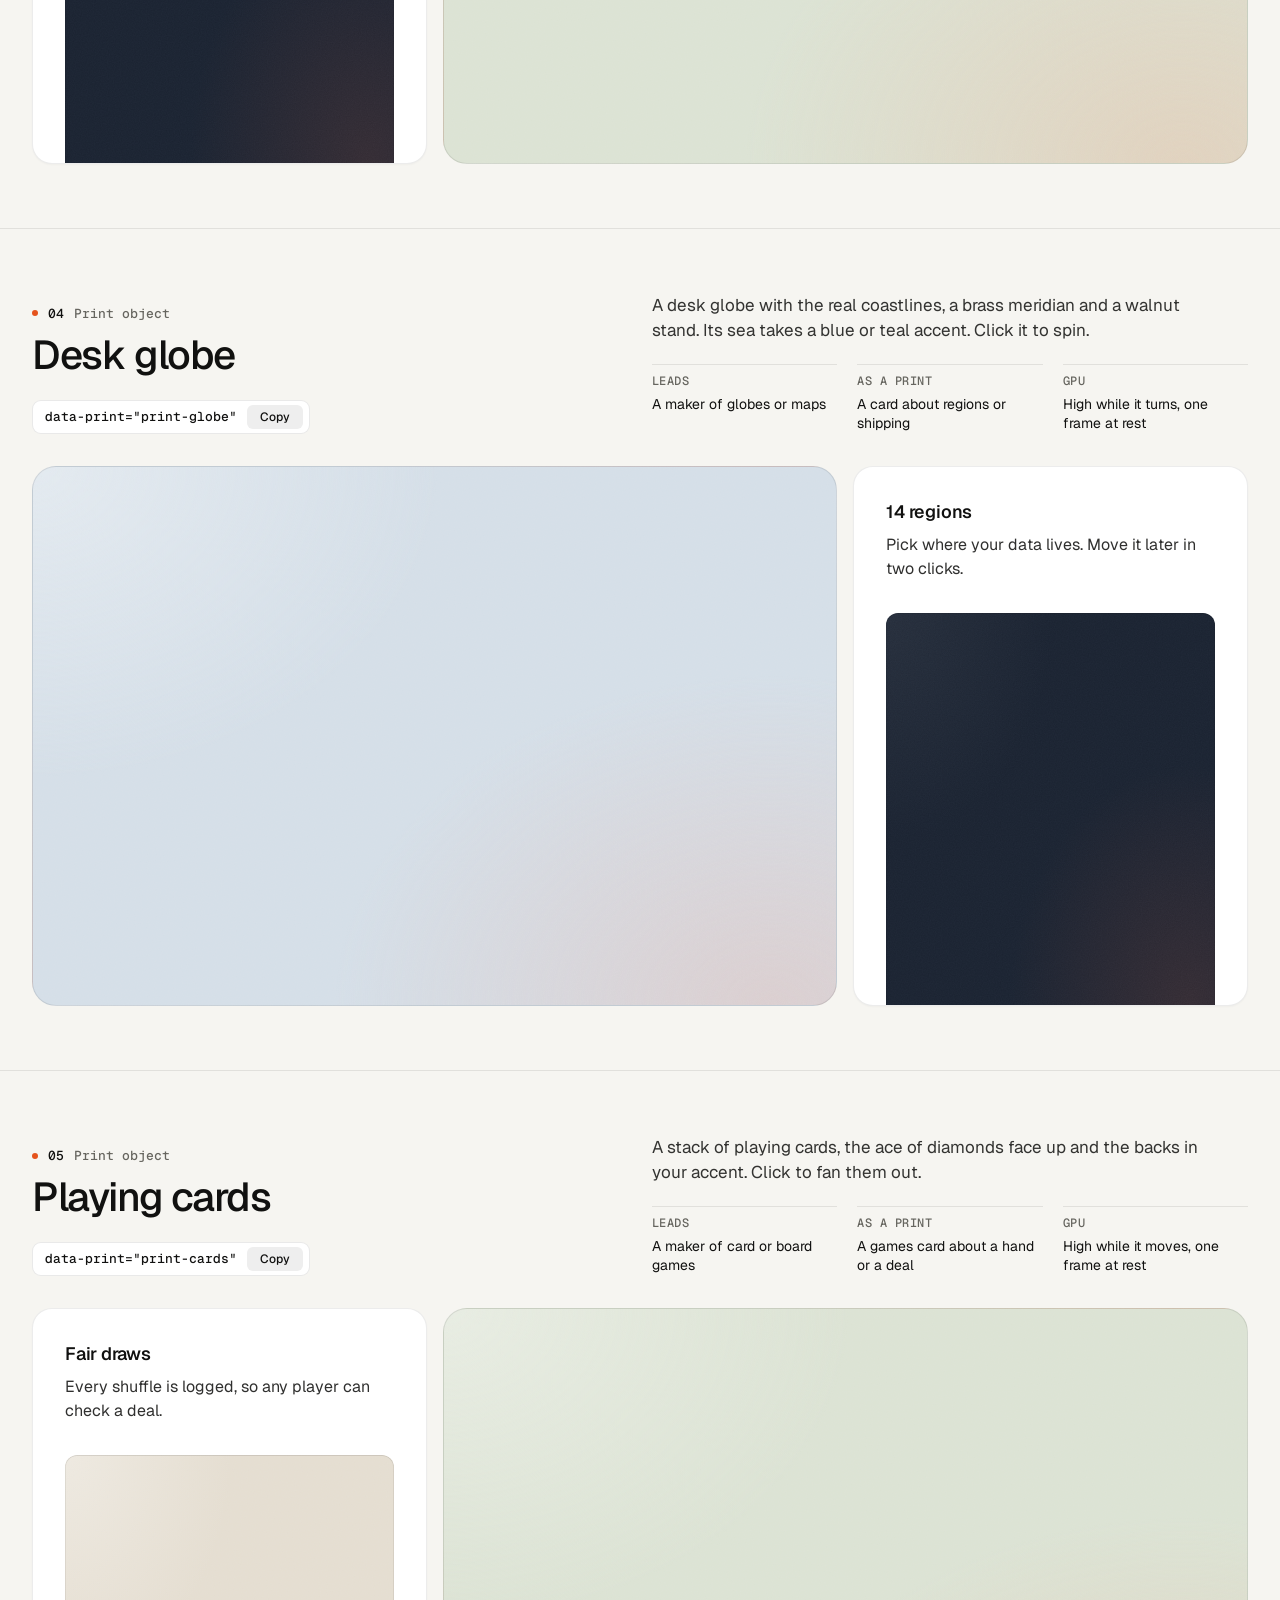
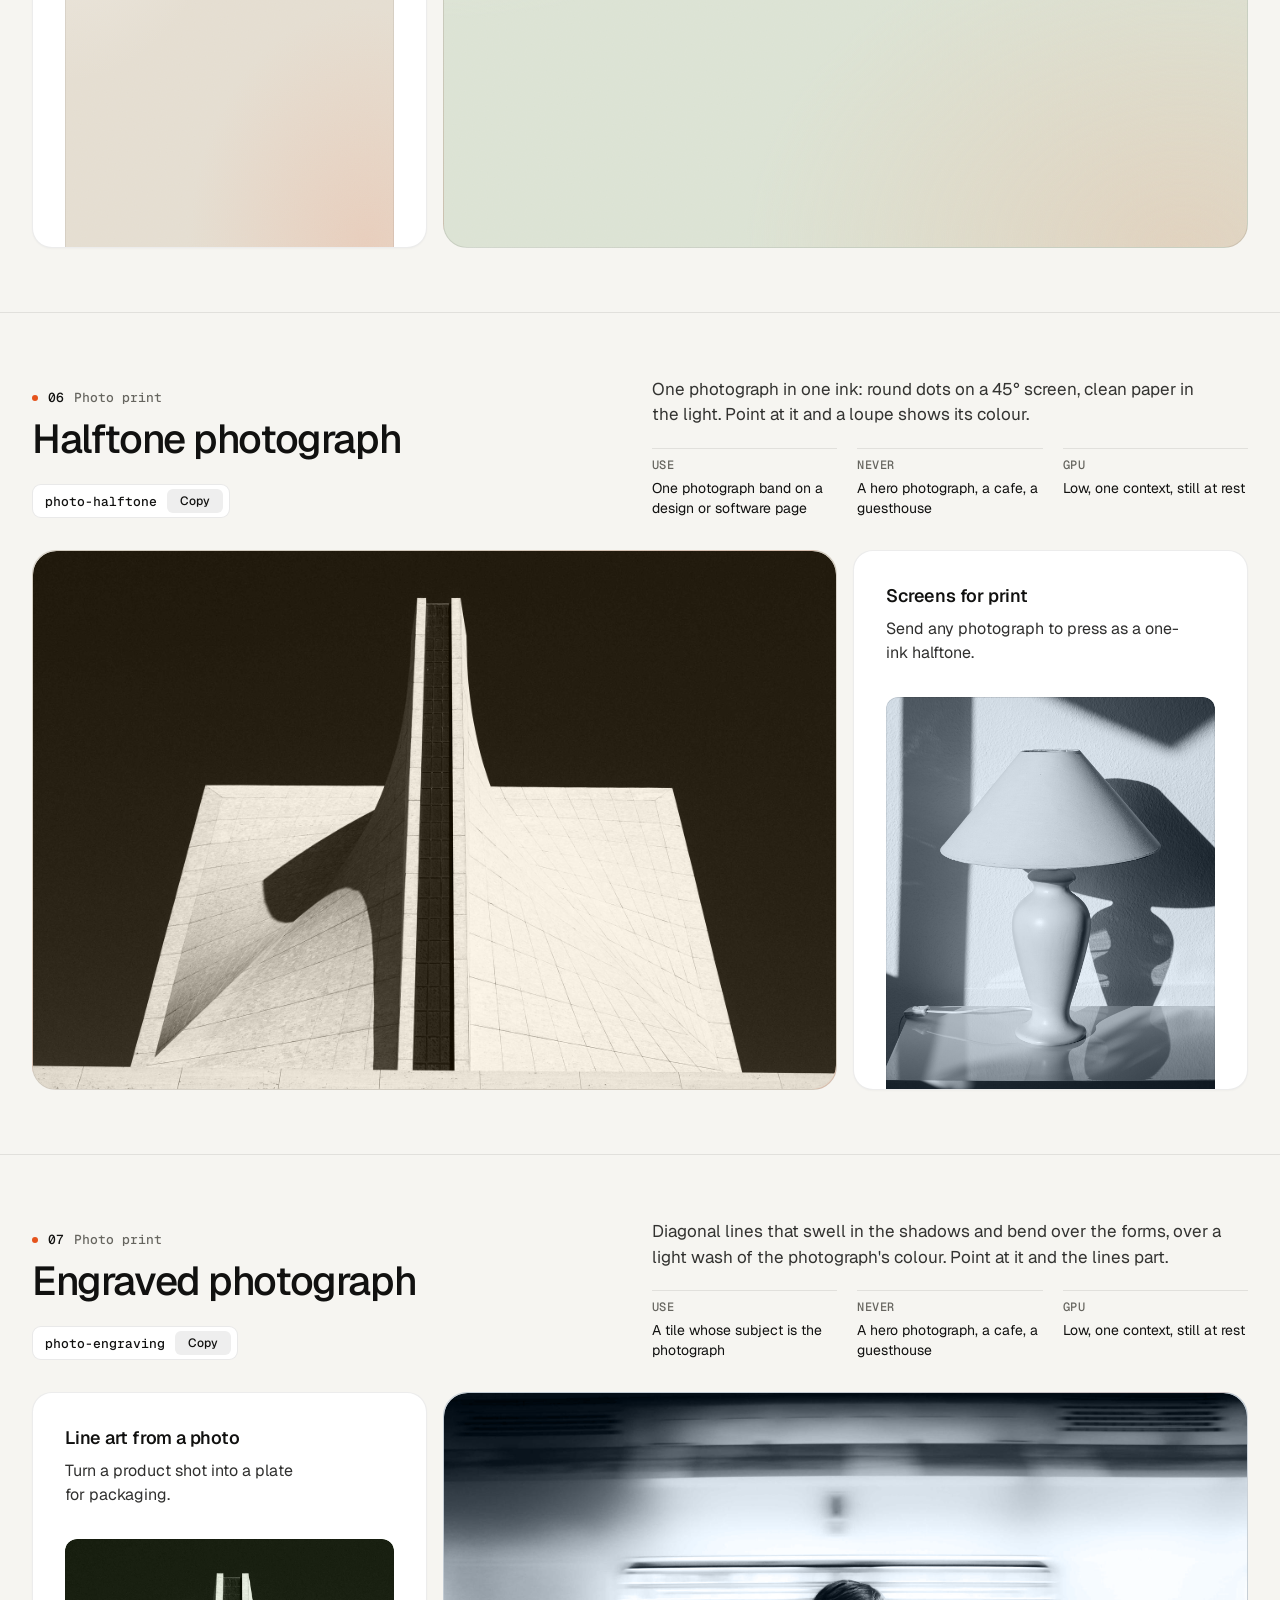
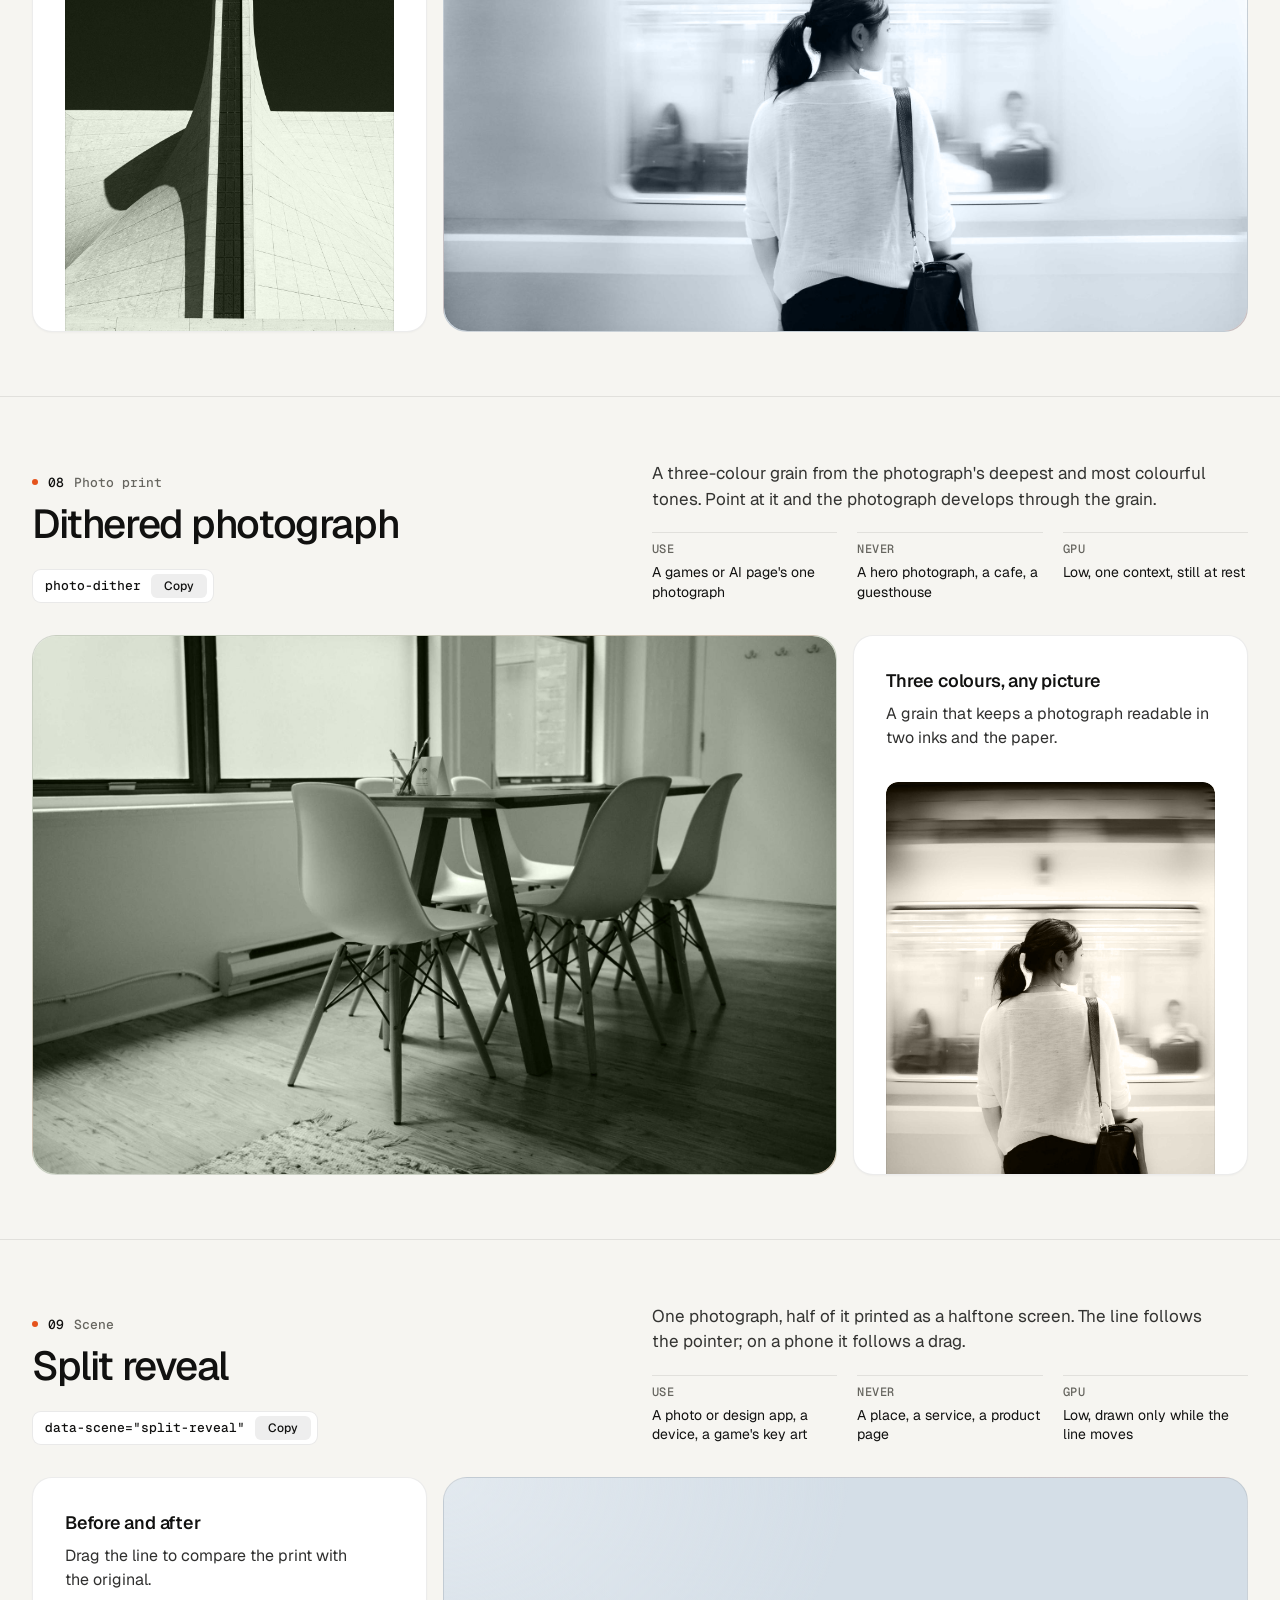
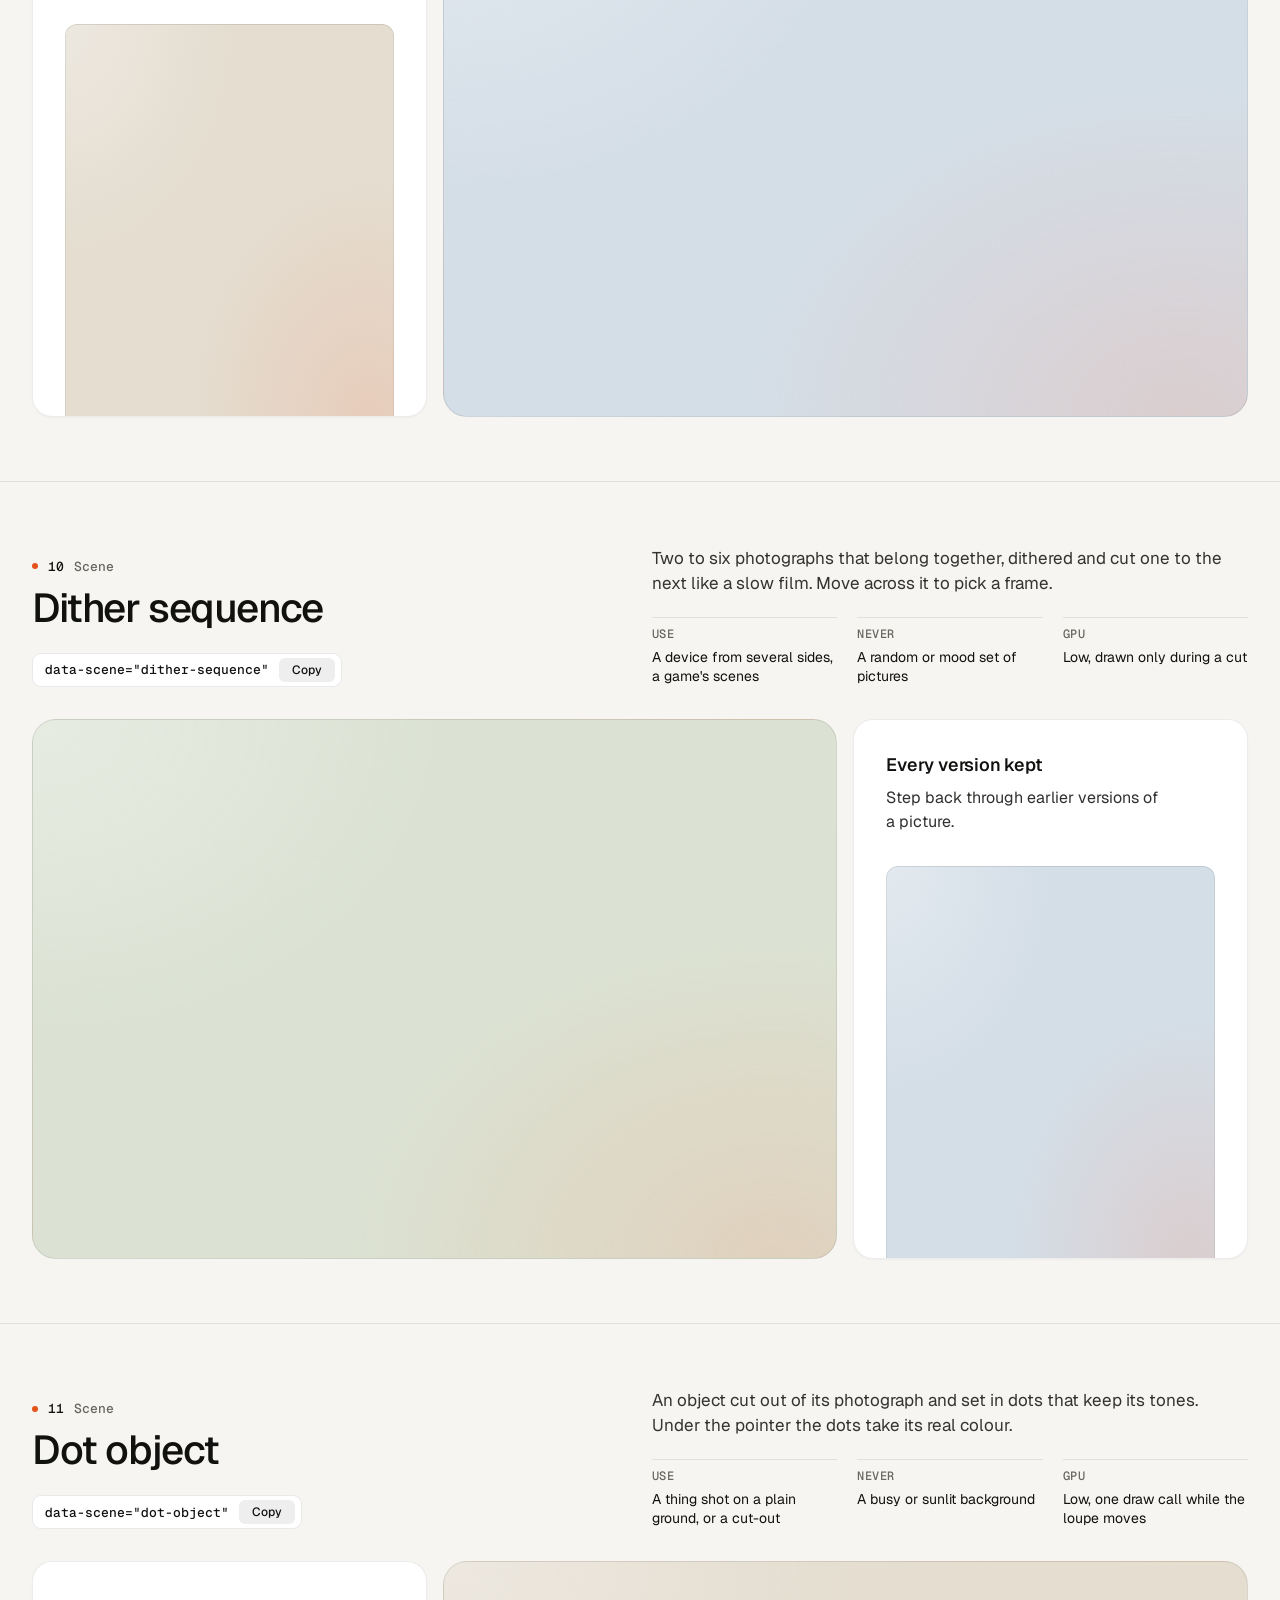
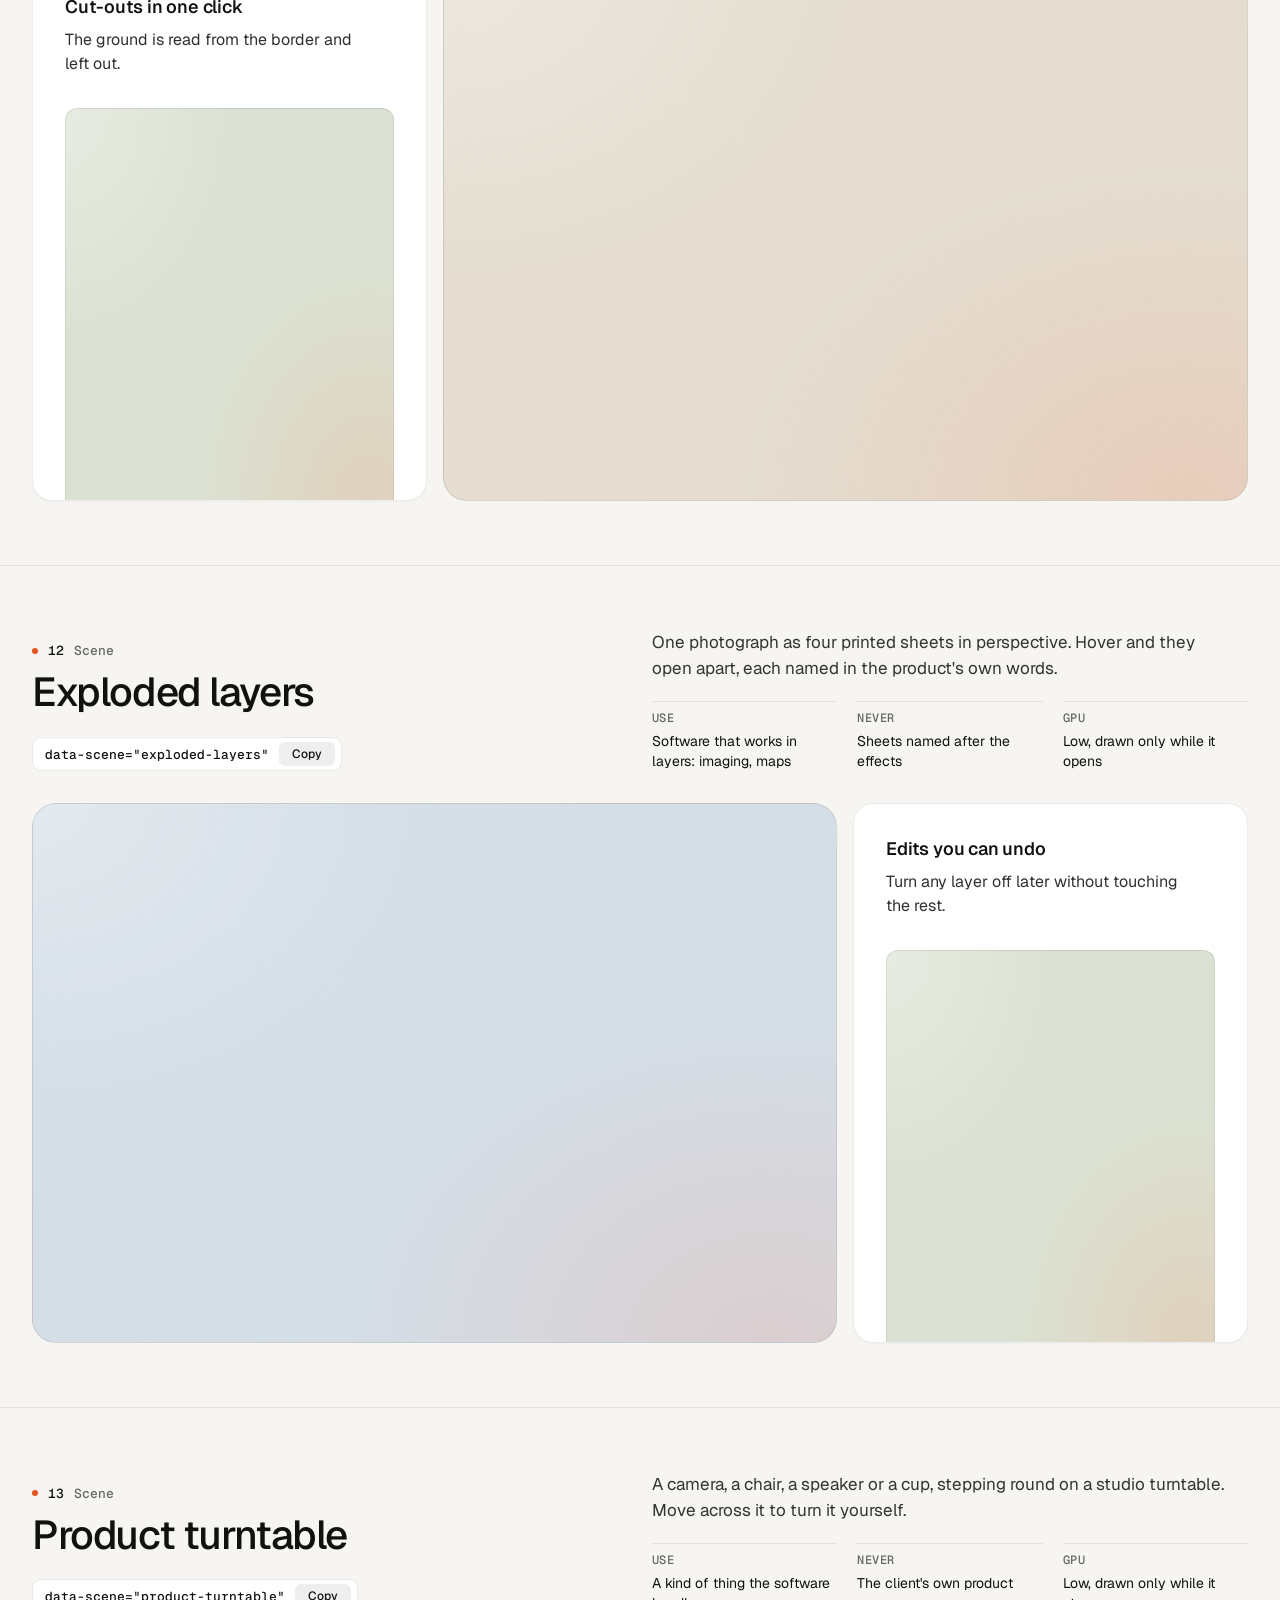
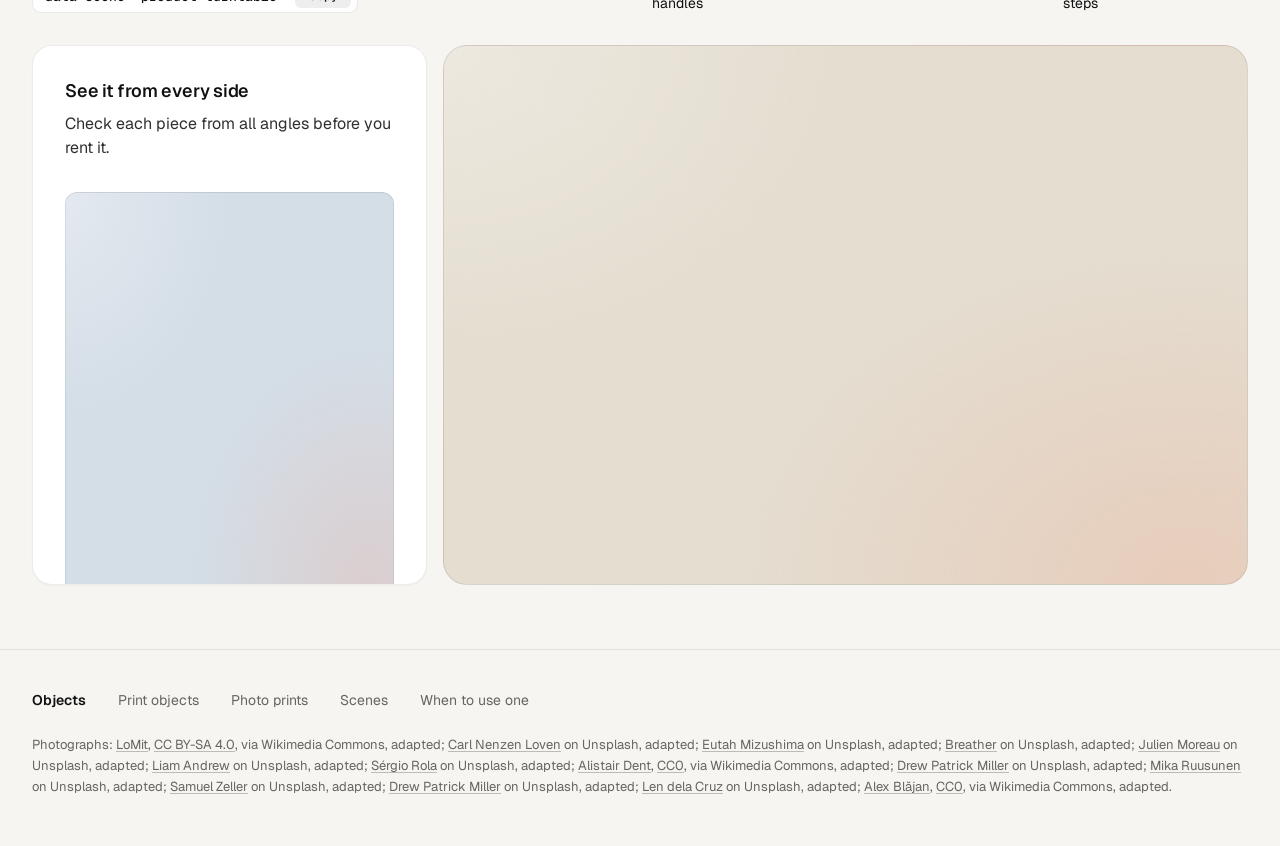
<file: .agents/skills/design-taste-frontend/assets/objects/index.html>
<!doctype html>
<html lang="en" data-palette="paper">
<head>
<script>window.__tpGlMax = 16;   /* a gallery shows many live effects at once; a page of a site keeps the default 4 (fx.js) */</script>
<meta charset="utf-8">
<meta name="viewport" content="width=device-width, initial-scale=1">
<title>Objects</title>
<meta name="description" content="Thirteen objects for one strong moment a page: products drawn in code, photographs printed by a shader, scenes that answer the pointer.">
<link rel="icon" href="data:,">
<link rel="preconnect" href="https://fonts.googleapis.com">
<link rel="preconnect" href="https://fonts.gstatic.com" crossorigin>
<link href="https://fonts.googleapis.com/css2?family=Geist:wght@300..700&family=Geist+Mono:wght@400;500&display=swap" rel="stylesheet">
<link rel="stylesheet" href="../ui/base.css">
<link rel="stylesheet" href="../ui/cards.css">
<style>
  /* palettes: page tokens, four grounds (--g1 sand, --g2 sky, --g3 sage, --g4 deep) and the globe's sea */
  :root {
    --font-text: "Geist", system-ui, sans-serif; --font-mono: "Geist Mono", ui-monospace, monospace;
    --ease: cubic-bezier(.2, .7, .2, 1);
    --gutter: 32px; --max: 1312px;
  }
  [data-palette="paper"] { --bg: #f6f5f1; --card: #ffffff; --surface: #ffffff; --ink: #111110; --muted: #66655f; --accent: #e5531c; --accent-ink: #ffffff;
    --g1: #e4ddd0; --g2: #d4dee7; --g3: #dbe2d3; --g4: #1a2230; --sea: #2f6aa8; --line: rgb(17 17 16 / 0.09); }
  [data-palette="stone"] { --bg: #e6e5e1; --card: #f3f2ef; --surface: #f3f2ef; --ink: #1a1b1d; --muted: #5d5e62; --accent: #2456d6; --accent-ink: #ffffff;
    --g1: #d6d5d0; --g2: #c9d4df; --g3: #dad3c6; --g4: #1d2633; --sea: #2456d6; --line: rgb(26 27 29 / 0.1); }
  [data-palette="graphite"] { --bg: #0b0b0c; --card: #141416; --surface: #141416; --ink: #f2f2ef; --muted: #96979c; --accent: #ff7a3c; --accent-ink: #120c08;
    --g1: #1e1d1b; --g2: #17202a; --g3: #1b201b; --g4: #23262c; --sea: #4f9be0; --line: rgb(242 242 239 / 0.09); }
  [data-palette="night"] { --bg: #070b14; --card: #0e1420; --surface: #0e1420; --ink: #e9edf3; --muted: #8b94a4; --accent: #5ab9fc; --accent-ink: #07101a;
    --g1: #121a29; --g2: #0f2231; --g3: #16202b; --g4: #1b2536; --sea: #5ab9fc; --line: rgb(233 237 243 / 0.09); }

  * { box-sizing: border-box; }
  html { scroll-padding-top: 64px; }
  html, body { margin: 0; }
  body { font-family: var(--font-text); background: var(--bg); color: var(--ink); -webkit-font-smoothing: antialiased; font-size: 16px; line-height: 1.5;
    transition: background-color 320ms var(--ease), color 320ms var(--ease); }
  a { color: inherit; }
  .wrap { max-width: var(--max); margin: 0 auto; padding: 0 var(--gutter); }

  /* ------------------------------------------------ the bar */
  .bar { position: sticky; top: 0; z-index: 30; background: color-mix(in oklab, var(--bg) 84%, transparent); backdrop-filter: blur(16px) saturate(1.2); border-bottom: 1px solid var(--line); }
  .bar__in { height: 64px; display: flex; align-items: center; gap: 32px; }
  .brand { display: inline-flex; align-items: center; gap: 10px; font-weight: 600; font-size: 15px; letter-spacing: -0.01em; text-decoration: none; }
  .brand svg { width: 22px; height: 22px; }
  .brand svg .a { fill: var(--accent); transition: transform 420ms var(--ease); transform-origin: 11px 11px; }
  .brand:hover svg .a { transform: rotate(90deg); }
  .nav { display: flex; gap: 24px; font-size: 14px; }
  .nav a { position: relative; text-decoration: none; color: var(--muted); transition: color 180ms ease; padding: 6px 0; }
  .nav a::after { content: ""; position: absolute; left: 0; right: 0; bottom: 0; height: 1px; background: currentColor; transform: scaleX(0); transform-origin: left; transition: transform 260ms var(--ease); }
  .nav a:hover { color: var(--ink); }
  .nav a:hover::after { transform: scaleX(1); }
  .sp { flex: 1; }
  .swatches { display: flex; align-items: center; gap: 6px; padding: 4px; border-radius: 999px; border: 1px solid var(--line); background: var(--card); }
  .sw { position: relative; width: 26px; height: 26px; border-radius: 50%; border: 0; padding: 0; cursor: pointer; background: linear-gradient(135deg, var(--s-bg) 0 50%, var(--s-ac) 50% 100%);
    box-shadow: inset 0 0 0 1px rgb(0 0 0 / 0.12); transition: transform 200ms var(--ease); }
  .sw::after { content: ""; position: absolute; inset: -3px; border-radius: 50%; box-shadow: 0 0 0 1.5px var(--ink); opacity: 0; transform: scale(0.8); transition: opacity 200ms ease, transform 260ms var(--ease); }
  .sw:hover { transform: scale(1.08); }
  .sw:active { transform: scale(0.94); }
  .sw[aria-pressed="true"]::after { opacity: 1; transform: scale(1); }
  .sw:focus-visible { outline: 2px solid var(--ink); outline-offset: 3px; }
  .sw-label { font-size: 13px; color: var(--muted); min-width: 60px; text-align: right; }

  /* ------------------------------------------------ grounds: a soft lit mesh of the ground's own tone, a fine grain */
  .gr, .card > .panel.gr { --calm-k: 0%; background-color: var(--pg);
    background-image:
      radial-gradient(80% 90% at 92% 100%, color-mix(in oklab, var(--accent) 13%, var(--pg)), transparent 68%),
      radial-gradient(70% 80% at 0% 0%, color-mix(in oklab, var(--lift, #ffffff) var(--lift-k, 34%), var(--pg)), transparent 72%); }
  .gr.dk, [data-palette="graphite"] .gr, [data-palette="night"] .gr { --lift: #ffffff; --lift-k: 6%; }
  .grain { position: absolute; inset: 0; z-index: 0; pointer-events: none; opacity: .32; mix-blend-mode: soft-light; border-radius: inherit;
    background-image: url("data:image/svg+xml;utf8,<svg xmlns='http://www.w3.org/2000/svg' width='160' height='160'><filter id='n'><feTurbulence type='fractalNoise' baseFrequency='.85' numOctaves='2' stitchTiles='stitch'/><feColorMatrix values='0 0 0 0 .5  0 0 0 0 .5  0 0 0 0 .5  0 0 0 .9 0'/></filter><rect width='100%' height='100%' filter='url(%23n)'/></svg>"); }
  .slot { position: absolute; inset: 0; z-index: 1; border-radius: inherit; }
  .slot > .host { position: absolute; inset: 0; border-radius: inherit; overflow: hidden; }

  /* ------------------------------------------------ hero */
  .hero { min-height: calc(100svh - 64px); display: grid; align-items: center; padding: 56px 0; }
  .hero__grid { display: grid; grid-template-columns: repeat(12, minmax(0, 1fr)); gap: 24px; align-items: center; }
  .hero__copy { grid-column: 1 / span 5; }
  .hero h1 { margin: 0; font-size: clamp(44px, 3.4vw + 12px, 72px); line-height: 1.02; letter-spacing: -0.045em; font-weight: 520; text-wrap: balance; }
  .hero__lede { margin: 24px 0 0; font-size: 19px; line-height: 1.5; color: var(--muted); max-width: 40ch; text-wrap: pretty; }
  .index { margin: 40px 0 0; padding: 0; list-style: none; border-top: 1px solid var(--line); max-width: 460px; }
  .index a { display: grid; grid-template-columns: 1fr auto 20px; align-items: center; gap: 16px; padding: 14px 0; border-bottom: 1px solid var(--line); text-decoration: none; font-size: 16px; font-weight: 500; }
  .index a span { font: 500 13px/1 var(--font-mono); color: var(--muted); }
  .index a svg { width: 16px; height: 16px; transition: transform 260ms var(--ease); }
  .index a:hover svg { transform: translateX(4px); }
  .hero__pics { grid-column: 7 / span 6; display: grid; grid-template-columns: 1fr 1fr; gap: 16px; height: min(70svh, 660px); min-height: 440px; }
  .pic { position: relative; overflow: clip; border-radius: 20px; border: 1px solid var(--line); isolation: isolate; }
  .pic img { position: absolute; inset: 0; width: 100%; height: 100%; object-fit: cover; object-position: 50% 42%; display: block; }
  .pic--down { margin-top: 48px; }

  /* ------------------------------------------------ an object, one screen */
  .obj { min-height: calc(100svh - 64px); display: grid; align-content: center; padding: 64px 0; border-top: 1px solid var(--line); }
  .obj__head { display: grid; grid-template-columns: repeat(12, minmax(0, 1fr)); gap: 24px; align-items: end; margin-bottom: 32px; }
  .obj__title { grid-column: 1 / span 5; }
  .obj__n { margin: 0 0 14px; font: 500 13px/1 var(--font-mono); color: var(--muted); display: flex; gap: 10px; align-items: center; }
  .obj__n b { color: var(--ink); font-weight: 500; }
  .obj__n i { width: 6px; height: 6px; border-radius: 50%; background: var(--accent); display: inline-block; }
  .obj h2 { margin: 0; font-size: clamp(34px, 1.9vw + 16px, 52px); line-height: 1.04; letter-spacing: -0.035em; font-weight: 520; text-wrap: balance; }
  .obj__about { grid-column: 7 / span 6; }
  .obj__line { margin: 0; font-size: 17px; line-height: 1.5; color: color-mix(in oklab, var(--ink) 82%, var(--bg)); max-width: 52ch; text-wrap: pretty; }
  .facts { display: grid; grid-template-columns: repeat(3, minmax(0, 1fr)); gap: 20px; margin: 20px 0 0; }
  .facts div { border-top: 1px solid var(--line); padding-top: 10px; }
  .facts dt { font: 500 12px/1 var(--font-mono); color: var(--muted); text-transform: uppercase; letter-spacing: .04em; }
  .facts dd { margin: 8px 0 0; font-size: 14px; line-height: 1.4; }
  .copy { margin-top: 24px; display: inline-flex; align-items: center; gap: 10px; height: 34px; padding: 0 6px 0 12px; border-radius: 9px; border: 1px solid var(--line);
    background: var(--card); color: var(--ink); font: 500 13px/1 var(--font-mono); cursor: pointer; transition: border-color 180ms ease, transform 160ms var(--ease); }
  .copy:hover { border-color: color-mix(in oklab, var(--ink) 24%, transparent); }
  .copy:active { transform: scale(0.97); }
  .copy:focus-visible { outline: 2px solid var(--ink); outline-offset: 2px; }
  .copy em { font-style: normal; display: inline-grid; place-items: center; height: 24px; padding: 0 8px; border-radius: 6px; background: color-mix(in oklab, var(--ink) 7%, transparent); font-family: var(--font-text); font-size: 12px; overflow: hidden; }
  .copy em span { grid-area: 1 / 1; transition: transform 260ms var(--ease), opacity 200ms ease; }
  .copy em span + span { transform: translateY(110%); opacity: 0; }
  .copy.done em span:first-child { transform: translateY(-110%); opacity: 0; }
  .copy.done em span + span { transform: none; opacity: 1; }

  .duo { display: grid; grid-template-columns: repeat(12, minmax(0, 1fr)); gap: 16px; height: clamp(400px, calc(100svh - 360px), 600px); }
  .big { grid-column: 1 / span 8; position: relative; overflow: clip; isolation: isolate; border-radius: 24px; border: 1px solid var(--line); }
  .duo .card { grid-column: 9 / span 4; }
  .obj:nth-of-type(even) .big { grid-column: 5 / span 8; grid-row: 1; }
  .obj:nth-of-type(even) .duo .card { grid-column: 1 / span 4; grid-row: 1; }
  .duo .card > .panel { flex: 1 1 auto; min-height: 0; }

  /* ------------------------------------------------ footer */
  .foot { border-top: 1px solid var(--line); padding: 40px 0 48px; font-size: 14px; color: var(--muted); }
  .foot__row { display: flex; flex-wrap: wrap; gap: 12px 32px; align-items: baseline; }
  .foot__row b { color: var(--ink); font-weight: 600; }
  .foot__row a { text-decoration: none; }
  .foot__row a:hover { color: var(--ink); }
  .credits { margin: 24px 0 0; font-size: 13px; line-height: 1.6; color: var(--muted); }
  .credits a { text-decoration: underline; text-decoration-color: color-mix(in oklab, currentColor 40%, transparent); text-underline-offset: 2px; }

  @media (max-width: 1023px) {
    .hero__copy, .hero__pics { grid-column: 1 / -1; }
    .hero__pics { height: auto; min-height: 0; }
    .pic { aspect-ratio: 3 / 4; }
    .obj__title, .obj__about { grid-column: 1 / -1; }
    .duo { height: auto; grid-template-columns: minmax(0, 1fr); }
    .big, .duo .card, .obj:nth-of-type(even) .big, .obj:nth-of-type(even) .duo .card { grid-column: 1 / -1; grid-row: auto; }
    .big { aspect-ratio: 4 / 3; }
    .duo .card > .panel { flex: none; height: 320px; }
  }
  @media (max-width: 760px) {
    :root { --gutter: 16px; }
    .nav, .sw-label { display: none; }
    .hero { padding: 32px 0 40px; }
    .hero__lede { font-size: 17px; }
    .hero__pics { gap: 10px; }
    .pic { border-radius: 16px; }
    .pic--down { margin-top: 28px; }
    .obj { padding: 72px 0; min-height: 0; }
    .obj .wrap { display: flex; flex-direction: column; }
    .obj__head, .obj__about { display: contents; }
    .obj__title { order: 1; margin-bottom: 16px; }
    .obj__line { order: 2; margin-bottom: 28px; }
    .duo { order: 3; }
    .facts { order: 4; margin-top: 28px; }
    .copy, .index { display: none; }
    .facts { grid-template-columns: minmax(0, 1fr); gap: 0; }
    .facts div { display: grid; grid-template-columns: 96px 1fr; gap: 12px; padding: 10px 0; }
    .facts dd { margin: 0; }
    .big { aspect-ratio: 4 / 5; border-radius: 18px; }
    .duo .card > .panel { height: 300px; }
  }
  @media (prefers-reduced-motion: reduce) { *, *::before, *::after { transition-duration: 0ms !important; } }
</style>
</head>
<body>
<header class="bar">
  <div class="wrap bar__in">
    <a class="brand" href="#top" aria-label="Objects, back to the top">
      <svg viewBox="0 0 22 22" aria-hidden="true"><rect x="1" y="1" width="20" height="20" rx="6" fill="currentColor"/><rect class="a" x="7" y="7" width="8" height="8" rx="2"/></svg>
      Objects
    </a>
    <nav class="nav" aria-label="Families">
      <a href="#print-cup">Print objects</a>
      <a href="#photo-halftone">Photo prints</a>
      <a href="#split-reveal">Scenes</a>
    </nav>
    <span class="sp"></span>
    <span class="sw-label" id="sw-label">Paper</span>
    <div class="swatches" role="group" aria-label="Palette">
      <button type="button" class="sw" data-pal="paper" aria-label="Paper" aria-pressed="true" style="--s-bg:#f6f5f1;--s-ac:#e5531c"></button>
      <button type="button" class="sw" data-pal="stone" aria-label="Stone" aria-pressed="false" style="--s-bg:#e6e5e1;--s-ac:#2456d6"></button>
      <button type="button" class="sw" data-pal="graphite" aria-label="Graphite" aria-pressed="false" style="--s-bg:#141416;--s-ac:#ff7a3c"></button>
      <button type="button" class="sw" data-pal="night" aria-label="Night" aria-pressed="false" style="--s-bg:#0e1420;--s-ac:#5ab9fc"></button>
    </div>
  </div>
</header>

<main id="top">
  <section class="hero">
    <div class="wrap hero__grid">
      <div class="hero__copy">
        <h1>Objects for one strong moment a page.</h1>
        <p class="hero__lede">Products drawn in code, photographs printed by a shader, and scenes that answer the pointer. A photograph leads where there is one. An object leads where there is none.</p>
        <ul class="index">
          <li><a href="#print-cup">Print objects <span>05</span><svg viewBox="0 0 16 16" fill="none" stroke="currentColor" stroke-width="1.5" aria-hidden="true"><path d="M3 8h10M9 4l4 4-4 4"/></svg></a></li>
          <li><a href="#photo-halftone">Photo prints <span>03</span><svg viewBox="0 0 16 16" fill="none" stroke="currentColor" stroke-width="1.5" aria-hidden="true"><path d="M3 8h10M9 4l4 4-4 4"/></svg></a></li>
          <li><a href="#split-reveal">Scenes <span>05</span><svg viewBox="0 0 16 16" fill="none" stroke="currentColor" stroke-width="1.5" aria-hidden="true"><path d="M3 8h10M9 4l4 4-4 4"/></svg></a></li>
        </ul>
      </div>
      <div class="hero__pics">
        <div class="pic"><img src="photo-kit/photos/lamp.jpg" width="1280" height="1757" alt="Cream ceramic table lamp on a glossy side table in low sun" decoding="async"></div>
        <article class="pic pic--down gr" style="--pg: var(--g1)" aria-label="A balanced-arm desk lamp">
          <div class="grain"></div>
          <div class="slot" data-slot='{"kind":"print","id":"print-lamp","place":"card","ground":"g1","params":{"size":1.06,"x":-0.08,"y":-0.2}}'></div>
        </article>
      </div>
    </div>
  </section>

  <!-- ===================================================== print objects -->
  <section class="obj" id="print-cup">
    <div class="wrap">
      <div class="obj__head">
        <div class="obj__title"><p class="obj__n"><i></i><b>01</b> Print object</p><h2>Cup and saucer</h2>
          <button type="button" class="copy" data-copy='<div data-print="print-cup" data-print-place="card"></div>'>data-print="print-cup"<em><span>Copy</span><span>Copied</span></em></button></div>
        <div class="obj__about">
          <p class="obj__line">A porcelain cup of coffee on its saucer, the glaze in your accent. Click it to stir.</p>
          <dl class="facts"><div><dt>Leads</dt><dd>A tableware maker with no photographs</dd></div><div><dt>As a print</dt><dd>A software card about a morning</dd></div><div><dt>GPU</dt><dd>High while it turns, one frame at rest</dd></div></dl>
        </div>
      </div>
      <div class="duo">
        <article class="big gr" style="--pg: var(--g1)"><div class="grain"></div>
          <div class="slot" data-slot='{"kind":"print","id":"print-cup","place":"hero","ground":"g1","params":{"size":0.96,"x":0.16,"y":-0.04}}'></div></article>
        <article class="card"><h3>Morning digest</h3><p>One email at 8:00 with everything that changed overnight.</p>
          <div class="panel gr" style="--pg: var(--g2)"><div class="grain"></div>
            <div class="slot" data-slot='{"kind":"print","id":"print-cup","place":"card","ground":"g2","params":{"effect":"halftone","turn":0}}'></div></div></article>
      </div>
    </div>
  </section>

  <section class="obj" id="print-wheel">
    <div class="wrap">
      <div class="obj__head">
        <div class="obj__title"><p class="obj__n"><i></i><b>02</b> Print object</p><h2>Bicycle wheel</h2>
          <button type="button" class="copy" data-copy='<div data-print="print-wheel" data-print-place="card"></div>'>data-print="print-wheel"<em><span>Copy</span><span>Copied</span></em></button></div>
        <div class="obj__about">
          <p class="obj__line">A road wheel with a tan-wall tyre, an alloy rim and 24 spokes, the hub in your accent. Click it to spin it up.</p>
          <dl class="facts"><div><dt>Leads</dt><dd>A maker of wheels or hubs, never a whole bike</dd></div><div><dt>As a print</dt><dd>A card about speed or a mechanism</dd></div><div><dt>GPU</dt><dd>High while it turns, one frame at rest</dd></div></dl>
        </div>
      </div>
      <div class="duo">
        <article class="big gr" style="--pg: var(--g2)"><div class="grain"></div>
          <div class="slot" data-slot='{"kind":"print","id":"print-wheel","place":"card","ground":"g2","params":{"size":1.34,"x":-0.08,"y":-0.3}}'></div></article>
        <article class="card"><h3>Background sync</h3><p>Runs every five minutes, whether the app is open or not.</p>
          <div class="panel gr" style="--pg: var(--g3)"><div class="grain"></div>
            <div class="slot" data-slot='{"kind":"print","id":"print-wheel","place":"card","ground":"g3","params":{"effect":"halftone","turn":0}}'></div></div></article>
      </div>
    </div>
  </section>

  <section class="obj" id="print-lamp">
    <div class="wrap">
      <div class="obj__head">
        <div class="obj__title"><p class="obj__n"><i></i><b>03</b> Print object</p><h2>Desk lamp</h2>
          <button type="button" class="copy" data-copy='<div data-print="print-lamp" data-print-place="card"></div>'>data-print="print-lamp"<em><span>Copy</span><span>Copied</span></em></button></div>
        <div class="obj__about">
          <p class="obj__line">A balanced-arm desk lamp on chrome springs, the base and shade enamelled in your accent. Click it to switch it on.</p>
          <dl class="facts"><div><dt>Leads</dt><dd>A lighting maker with no photographs</dd></div><div><dt>As a print</dt><dd>A card about focus or working late</dd></div><div><dt>GPU</dt><dd>High while it moves, one frame at rest</dd></div></dl>
        </div>
      </div>
      <div class="duo">
        <article class="big gr" style="--pg: var(--g3)"><div class="grain"></div>
          <div class="slot" data-slot='{"kind":"print","id":"print-lamp","place":"hero","ground":"g3","params":{"size":0.98,"x":0.14,"y":-0.06,"angle":-24}}'></div></article>
        <article class="card"><h3>Focus mode</h3><p>Alerts wait until you switch it off.</p>
          <div class="panel gr dk" style="--pg: var(--g4)"><div class="grain"></div>
            <div class="slot" data-slot='{"kind":"print","id":"print-lamp","place":"card","ground":"g4","params":{"effect":"dither","step":1,"turn":0}}' aria-label="A desk lamp, switched on"></div></div></article>
      </div>
    </div>
  </section>

  <section class="obj" id="print-globe">
    <div class="wrap">
      <div class="obj__head">
        <div class="obj__title"><p class="obj__n"><i></i><b>04</b> Print object</p><h2>Desk globe</h2>
          <button type="button" class="copy" data-copy='<div data-print="print-globe" data-print-place="card" data-print-params=&apos;{"effect":"engrave"}&apos;></div>'>data-print="print-globe"<em><span>Copy</span><span>Copied</span></em></button></div>
        <div class="obj__about">
          <p class="obj__line">A desk globe with the real coastlines, a brass meridian and a walnut stand. Its sea takes a blue or teal accent. Click it to spin.</p>
          <dl class="facts"><div><dt>Leads</dt><dd>A maker of globes or maps</dd></div><div><dt>As a print</dt><dd>A card about regions or shipping</dd></div><div><dt>GPU</dt><dd>High while it turns, one frame at rest</dd></div></dl>
        </div>
      </div>
      <div class="duo">
        <article class="big gr" style="--pg: var(--g2)"><div class="grain"></div>
          <div class="slot" data-slot='{"kind":"print","id":"print-globe","place":"card","ground":"g2","sea":true,"params":{"size":1.3,"x":-0.1,"y":-0.3}}'></div></article>
        <article class="card"><h3>14 regions</h3><p>Pick where your data lives. Move it later in two clicks.</p>
          <div class="panel gr dk" style="--pg: var(--g4)"><div class="grain"></div>
            <div class="slot" data-slot='{"kind":"print","id":"print-globe","place":"card","ground":"g4","sea":true,"params":{"effect":"engrave","turn":0}}'></div></div></article>
      </div>
    </div>
  </section>

  <section class="obj" id="print-cards">
    <div class="wrap">
      <div class="obj__head">
        <div class="obj__title"><p class="obj__n"><i></i><b>05</b> Print object</p><h2>Playing cards</h2>
          <button type="button" class="copy" data-copy='<div data-print="print-cards" data-print-place="card"></div>'>data-print="print-cards"<em><span>Copy</span><span>Copied</span></em></button></div>
        <div class="obj__about">
          <p class="obj__line">A stack of playing cards, the ace of diamonds face up and the backs in your accent. Click to fan them out.</p>
          <dl class="facts"><div><dt>Leads</dt><dd>A maker of card or board games</dd></div><div><dt>As a print</dt><dd>A games card about a hand or a deal</dd></div><div><dt>GPU</dt><dd>High while it moves, one frame at rest</dd></div></dl>
        </div>
      </div>
      <div class="duo">
        <article class="big gr" style="--pg: var(--g3)"><div class="grain"></div>
          <div class="slot" data-slot='{"kind":"print","id":"print-cards","place":"hero","ground":"g3","params":{"size":0.98,"x":0.16,"y":-0.04}}'></div></article>
        <article class="card"><h3>Fair draws</h3><p>Every shuffle is logged, so any player can check a deal.</p>
          <div class="panel gr" style="--pg: var(--g1)"><div class="grain"></div>
            <div class="slot" data-slot='{"kind":"print","id":"print-cards","place":"card","ground":"g1","params":{"effect":"halftone","turn":0}}'></div></div></article>
      </div>
    </div>
  </section>

  <!-- ===================================================== photo prints -->
  <section class="obj" id="photo-halftone">
    <div class="wrap">
      <div class="obj__head">
        <div class="obj__title"><p class="obj__n"><i></i><b>06</b> Photo print</p><h2>Halftone photograph</h2>
          <button type="button" class="copy" data-copy="import print from './assets/objects/photo-halftone/object.js'; print.mount(frame, { palette: fx.readPalette(frame) });">photo-halftone<em><span>Copy</span><span>Copied</span></em></button></div>
        <div class="obj__about">
          <p class="obj__line">One photograph in one ink: round dots on a 45° screen, clean paper in the light. Point at it and a loupe shows its colour.</p>
          <dl class="facts"><div><dt>Use</dt><dd>One photograph band on a design or software page</dd></div><div><dt>Never</dt><dd>A hero photograph, a cafe, a guesthouse</dd></div><div><dt>GPU</dt><dd>Low, one context, still at rest</dd></div></dl>
        </div>
      </div>
      <div class="duo">
        <article class="big gr" style="--pg: var(--g1)">
          <div class="slot" data-slot='{"kind":"photo","id":"photo-halftone","ground":"g1","photo":"concrete"}'></div></article>
        <article class="card"><h3>Screens for print</h3><p>Send any photograph to press as a one-ink halftone.</p>
          <div class="panel gr" style="--pg: var(--g2)">
            <div class="slot" data-slot='{"kind":"photo","id":"photo-halftone","ground":"g2","photo":"lamp","params":{"tint":1}}'></div></div></article>
      </div>
    </div>
  </section>

  <section class="obj" id="photo-engraving">
    <div class="wrap">
      <div class="obj__head">
        <div class="obj__title"><p class="obj__n"><i></i><b>07</b> Photo print</p><h2>Engraved photograph</h2>
          <button type="button" class="copy" data-copy="import print from './assets/objects/photo-engraving/object.js'; print.mount(frame, { palette: fx.readPalette(frame) });">photo-engraving<em><span>Copy</span><span>Copied</span></em></button></div>
        <div class="obj__about">
          <p class="obj__line">Diagonal lines that swell in the shadows and bend over the forms, over a light wash of the photograph's colour. Point at it and the lines part.</p>
          <dl class="facts"><div><dt>Use</dt><dd>A tile whose subject is the photograph</dd></div><div><dt>Never</dt><dd>A hero photograph, a cafe, a guesthouse</dd></div><div><dt>GPU</dt><dd>Low, one context, still at rest</dd></div></dl>
        </div>
      </div>
      <div class="duo">
        <article class="big gr" style="--pg: var(--g2)">
          <div class="slot" data-slot='{"kind":"photo","id":"photo-engraving","ground":"g2","photo":"platform","photoDark":"concrete"}'></div></article>
        <article class="card"><h3>Line art from a photo</h3><p>Turn a product shot into a plate for packaging.</p>
          <div class="panel gr" style="--pg: var(--g3)">
            <div class="slot" data-slot='{"kind":"photo","id":"photo-engraving","ground":"g3","photo":"concrete","photoDark":"room"}'></div></div></article>
      </div>
    </div>
  </section>

  <section class="obj" id="photo-dither">
    <div class="wrap">
      <div class="obj__head">
        <div class="obj__title"><p class="obj__n"><i></i><b>08</b> Photo print</p><h2>Dithered photograph</h2>
          <button type="button" class="copy" data-copy="import print from './assets/objects/photo-dither/object.js'; print.mount(frame, { palette: fx.readPalette(frame) });">photo-dither<em><span>Copy</span><span>Copied</span></em></button></div>
        <div class="obj__about">
          <p class="obj__line">A three-colour grain from the photograph's deepest and most colourful tones. Point at it and the photograph develops through the grain.</p>
          <dl class="facts"><div><dt>Use</dt><dd>A games or AI page's one photograph</dd></div><div><dt>Never</dt><dd>A hero photograph, a cafe, a guesthouse</dd></div><div><dt>GPU</dt><dd>Low, one context, still at rest</dd></div></dl>
        </div>
      </div>
      <div class="duo">
        <article class="big gr" style="--pg: var(--g3)">
          <div class="slot" data-slot='{"kind":"photo","id":"photo-dither","ground":"g3","photo":"room"}'></div></article>
        <article class="card"><h3>Three colours, any picture</h3><p>A grain that keeps a photograph readable in two inks and the paper.</p>
          <div class="panel gr" style="--pg: var(--g1)">
            <div class="slot" data-slot='{"kind":"photo","id":"photo-dither","ground":"g1","photo":"platform"}'></div></div></article>
      </div>
    </div>
  </section>

  <!-- ===================================================== scenes -->
  <section class="obj" id="split-reveal">
    <div class="wrap">
      <div class="obj__head">
        <div class="obj__title"><p class="obj__n"><i></i><b>09</b> Scene</p><h2>Split reveal</h2>
          <button type="button" class="copy" data-copy='<div data-scene="split-reveal" data-scene-src="assets/img/photo.jpg"></div>'>data-scene="split-reveal"<em><span>Copy</span><span>Copied</span></em></button></div>
        <div class="obj__about">
          <p class="obj__line">One photograph, half of it printed as a halftone screen. The line follows the pointer; on a phone it follows a drag.</p>
          <dl class="facts"><div><dt>Use</dt><dd>A photo or design app, a device, a game's key art</dd></div><div><dt>Never</dt><dd>A place, a service, a product page</dd></div><div><dt>GPU</dt><dd>Low, drawn only while the line moves</dd></div></dl>
        </div>
      </div>
      <div class="duo">
        <article class="big gr" style="--pg: var(--g2)">
          <div class="slot" data-slot='{"kind":"scene","id":"split-reveal","ground":"g2","src":"default"}'></div></article>
        <article class="card"><h3>Before and after</h3><p>Drag the line to compare the print with the original.</p>
          <div class="panel gr" style="--pg: var(--g1)">
            <div class="slot" data-slot='{"kind":"scene","id":"split-reveal","ground":"g1","src":"roof","params":{"side":"right","split":0.42}}'></div></div></article>
      </div>
    </div>
  </section>

  <section class="obj" id="dither-sequence">
    <div class="wrap">
      <div class="obj__head">
        <div class="obj__title"><p class="obj__n"><i></i><b>10</b> Scene</p><h2>Dither sequence</h2>
          <button type="button" class="copy" data-copy='<div data-scene="dither-sequence" data-scene-src=&apos;[{"src":"a.jpg"},{"src":"b.jpg"}]&apos;></div>'>data-scene="dither-sequence"<em><span>Copy</span><span>Copied</span></em></button></div>
        <div class="obj__about">
          <p class="obj__line">Two to six photographs that belong together, dithered and cut one to the next like a slow film. Move across it to pick a frame.</p>
          <dl class="facts"><div><dt>Use</dt><dd>A device from several sides, a game's scenes</dd></div><div><dt>Never</dt><dd>A random or mood set of pictures</dd></div><div><dt>GPU</dt><dd>Low, drawn only during a cut</dd></div></dl>
        </div>
      </div>
      <div class="duo">
        <article class="big gr" style="--pg: var(--g3)">
          <div class="slot" data-slot='{"kind":"scene","id":"dither-sequence","ground":"g3","src":"default"}'></div></article>
        <article class="card"><h3>Every version kept</h3><p>Step back through earlier versions of a picture.</p>
          <div class="panel gr" style="--pg: var(--g2)">
            <div class="slot" data-slot='{"kind":"scene","id":"dither-sequence","ground":"g2","src":"spirals","params":{"fit":"contain","autoplay":0}}'></div></div></article>
      </div>
    </div>
  </section>

  <section class="obj" id="dot-object">
    <div class="wrap">
      <div class="obj__head">
        <div class="obj__title"><p class="obj__n"><i></i><b>11</b> Scene</p><h2>Dot object</h2>
          <button type="button" class="copy" data-copy='<div data-scene="dot-object" data-scene-src="assets/img/object-on-white.jpg"></div>'>data-scene="dot-object"<em><span>Copy</span><span>Copied</span></em></button></div>
        <div class="obj__about">
          <p class="obj__line">An object cut out of its photograph and set in dots that keep its tones. Under the pointer the dots take its real colour.</p>
          <dl class="facts"><div><dt>Use</dt><dd>A thing shot on a plain ground, or a cut-out</dd></div><div><dt>Never</dt><dd>A busy or sunlit background</dd></div><div><dt>GPU</dt><dd>Low, one draw call while the loupe moves</dd></div></dl>
        </div>
      </div>
      <div class="duo">
        <article class="big gr" style="--pg: var(--g1)">
          <div class="slot" data-slot='{"kind":"scene","id":"dot-object","ground":"g1","src":"default"}'></div></article>
        <article class="card"><h3>Cut-outs in one click</h3><p>The ground is read from the border and left out.</p>
          <div class="panel gr" style="--pg: var(--g3)">
            <div class="slot" data-slot='{"kind":"scene","id":"dot-object","ground":"g3","src":"dahlia"}'></div></div></article>
      </div>
    </div>
  </section>

  <section class="obj" id="exploded-layers">
    <div class="wrap">
      <div class="obj__head">
        <div class="obj__title"><p class="obj__n"><i></i><b>12</b> Scene</p><h2>Exploded layers</h2>
          <button type="button" class="copy" data-copy='<div data-scene="exploded-layers" data-scene-src="assets/img/photo.jpg" data-scene-params=&apos;{"names":["Photo","Colour","Light","Depth"]}&apos;></div>'>data-scene="exploded-layers"<em><span>Copy</span><span>Copied</span></em></button></div>
        <div class="obj__about">
          <p class="obj__line">One photograph as four printed sheets in perspective. Hover and they open apart, each named in the product's own words.</p>
          <dl class="facts"><div><dt>Use</dt><dd>Software that works in layers: imaging, maps</dd></div><div><dt>Never</dt><dd>Sheets named after the effects</dd></div><div><dt>GPU</dt><dd>Low, drawn only while it opens</dd></div></dl>
        </div>
      </div>
      <div class="duo">
        <article class="big gr" style="--pg: var(--g2)">
          <div class="slot" data-slot='{"kind":"scene","id":"exploded-layers","ground":"g2","src":"default","params":{"names":["Photo","Colour","Light","Depth"]}}'></div></article>
        <article class="card"><h3>Edits you can undo</h3><p>Turn any layer off later without touching the rest.</p>
          <div class="panel gr" style="--pg: var(--g3)">
            <div class="slot" data-slot='{"kind":"scene","id":"exploded-layers","ground":"g3","src":"lattice"}'></div></div></article>
      </div>
    </div>
  </section>

  <section class="obj" id="product-turntable">
    <div class="wrap">
      <div class="obj__head">
        <div class="obj__title"><p class="obj__n"><i></i><b>13</b> Scene</p><h2>Product turntable</h2>
          <button type="button" class="copy" data-copy='<div data-scene="product-turntable" data-scene-params=&apos;{"form":"chair"}&apos;></div>'>data-scene="product-turntable"<em><span>Copy</span><span>Copied</span></em></button></div>
        <div class="obj__about">
          <p class="obj__line">A camera, a chair, a speaker or a cup, stepping round on a studio turntable. Move across it to turn it yourself.</p>
          <dl class="facts"><div><dt>Use</dt><dd>A kind of thing the software handles</dd></div><div><dt>Never</dt><dd>The client's own product</dd></div><div><dt>GPU</dt><dd>Low, drawn only while it steps</dd></div></dl>
        </div>
      </div>
      <div class="duo">
        <article class="big gr" style="--pg: var(--g1)">
          <div class="slot" data-slot='{"kind":"scene","id":"product-turntable","ground":"g1","params":{"form":"camera"}}' aria-label="A camera on a turntable"></div></article>
        <article class="card"><h3>See it from every side</h3><p>Check each piece from all angles before you rent it.</p>
          <div class="panel gr" style="--pg: var(--g2)">
            <div class="slot" data-slot='{"kind":"scene","id":"product-turntable","ground":"g2","params":{"form":"chair","start":-40,"autoplay":0}}' aria-label="A side chair"></div></div></article>
      </div>
    </div>
  </section>
</main>

<footer class="foot">
  <div class="wrap">
    <div class="foot__row">
      <b>Objects</b>
      <a href="_print-core/README.md">Print objects</a>
      <a href="photo-kit/README.md">Photo prints</a>
      <a href="_scenes/README.md">Scenes</a>
      <a href="../../references/effects-objects.md">When to use one</a>
    </div>
    <p class="credits" id="credits"></p>
  </div>
</footer>

<script type="module">
  /*
    The showcase's own mounting: every [data-slot] mounts when it comes near the screen and is destroyed
    when it leaves, and never more than MAX are mounted at once, so the page holds at most 4 live WebGL
    contexts (each mounted object holds one at most; still print objects hold none).
  */
  import fx from '../effects/fx.js';
  import { creditsLine } from './photo-kit/photo.js';
  import { DEFAULT_PHOTO as SPLIT } from './split-reveal/object.js';
  import { DEFAULT_SEQUENCE } from './dither-sequence/object.js';
  import { DEFAULT_PHOTO as TULIP } from './dot-object/object.js';
  import { DEFAULT_PHOTO as MIXER } from './exploded-layers/object.js';

  const MAX = 4, CAP = { print: 4, photo: 3, scene: 4 };
  const root = document.documentElement;
  const q = new URLSearchParams(location.search);
  const U = 'https://unsplash.com/license', CC0 = 'https://creativecommons.org/publicdomain/zero/1.0/';
  const SRC = {
    roof: { id: 618, ratio: 1.5, alt: 'Curving glass and steel lattice roof in black and white', by: 'Mika Ruusunen', licence: 'Unsplash licence', licenceUrl: U, page: 'https://unsplash.com/photos/ypVM8PnygUo' },
    lattice: { id: 893, ratio: 1.5, alt: 'Curved latticed building facade forming sweeping lines', by: 'Samuel Zeller', licence: 'Unsplash licence', licenceUrl: U, page: 'https://unsplash.com/photos/j0g8taxHZa0' },
    spirals: [
      { id: 949, ratio: 0.66, alt: 'A white spiral atrium under a glass dome, seen from below', by: 'Drew Patrick Miller', licence: 'Unsplash licence', licenceUrl: U, page: 'https://unsplash.com/photos/VLT62-JzddA' },
      { id: 679, ratio: 1, alt: 'Spiralling concrete curves around a small round window', by: 'Len dela Cruz', licence: 'Unsplash licence', licenceUrl: U, page: 'https://unsplash.com/photos/ScEKf8u7y-c' },
    ],
    dahlia: { id: 'commons-minimal-orange-dahlia', source: 'commons', ratio: 1.523, width: 5830, focus: [0.5, 0.5], alt: 'An orange dahlia on a black ground', by: 'Alex Blăjan', licence: 'CC0', licenceUrl: CC0,
      url: 'https://upload.wikimedia.org/wikipedia/commons/5/5e/Minimal_orange_dahlia_%28Unsplash%29.jpg', page: 'https://commons.wikimedia.org/wiki/File:Minimal_orange_dahlia_(Unsplash).jpg' },
  };
  const DEFAULTS = { 'split-reveal': SPLIT, 'dither-sequence': DEFAULT_SEQUENCE, 'dot-object': TULIP, 'exploded-layers': MIXER };
  const lib = await fetch(new URL('./photo-kit/photos.json', import.meta.url)).then(r => r.json()).catch(() => ({ photos: [] }));
  const PHOTOS = Object.fromEntries(lib.photos.map(p => [p.key, p]));

  // ---- palette: the page tokens, a ground's paper and an ink that reads on it
  const tok = n => getComputedStyle(root).getPropertyValue(n).trim();
  const lum = hex => { const h = hex.replace('#', ''); const c = [0, 2, 4].map(i => parseInt(h.slice(i, i + 2), 16) / 255); return 0.2126 * c[0] + 0.7152 * c[1] + 0.0722 * c[2]; };
  function paletteFor(cfg) {
    const bg = tok('--' + (cfg.ground || 'g1')), ink = tok('--ink');
    const light = lum(bg) > 0.4, pageLight = lum(ink) < 0.4;
    const gInk = light ? (pageLight ? ink : '#17181b') : (pageLight ? '#eef0f2' : ink);
    return fx.normalizePalette({ bg, surface: bg, ink: gInk, accent: cfg.sea ? tok('--sea') : tok('--accent'), accentInk: tok('--accent-ink') });
  }

  // ---- mounting
  const slots = [...document.querySelectorAll('[data-slot]')];
  const st = new Map(slots.map(el => [el, { cfg: JSON.parse(el.dataset.slot), near: false, ctrl: null, host: null, busy: false }]));
  const mods = new Map();
  const load = id => { if (!mods.has(id)) mods.set(id, import(`./${id}/object.js`).then(m => m.default)); return mods.get(id); };
  // a photo print may name a darker photograph for the dark palettes (a pale one prints as a light plate there)
  const isDark = () => lum(tok('--bg')) < 0.4;
  const photoKey = cfg => (cfg.photoDark && isDark() ? cfg.photoDark : cfg.photo);
  const srcOf = cfg => {
    if (cfg.kind === 'photo') return new URL('./photo-kit/' + PHOTOS[photoKey(cfg)].file, import.meta.url).href;
    if (!cfg.src) return undefined;
    return cfg.src === 'default' ? DEFAULTS[cfg.id] : SRC[cfg.src];
  };
  // a photo print's slot shows its photograph toned into the ground until the print draws, before it
  // mounts too: never an empty panel, even on a slow device
  function underlay(box, cfg) {
    if (cfg.kind !== 'photo') return;
    const p = PHOTOS[photoKey(cfg)];
    Object.assign(box.style, { backgroundColor: 'var(--pg)', backgroundImage: 'url(' + srcOf(cfg) + ')', backgroundSize: 'cover',
      backgroundPosition: (p.focus[0] * 100) + '% ' + (p.focus[1] * 100) + '%', backgroundBlendMode: 'luminosity' });
  }
  async function mount(el) {
    const s = st.get(el);
    s.busy = true;
    try {
      const obj = await load(s.cfg.id);
      if (!s.want) return;
      const host = document.createElement('div');
      host.className = 'host';
      if (el.hasAttribute('aria-label')) host.setAttribute('aria-label', el.getAttribute('aria-label'));
      el.appendChild(host);
      const cfg = s.cfg, palette = paletteFor(cfg);
      let ctrl;
      if (cfg.kind === 'print') ctrl = obj.mount(host, { place: cfg.place, params: cfg.params || {}, palette });
      else if (cfg.kind === 'photo') {
        const p = PHOTOS[photoKey(cfg)];
        s.photo = photoKey(cfg);
        underlay(host, cfg);
        ctrl = obj.mount(host, { palette, src: srcOf(cfg), params: { focusX: p.focus[0], focusY: p.focus[1], ...(cfg.params || {}) } });
      } else ctrl = obj.mount(host, { palette, src: srcOf(cfg), params: cfg.params || {} });
      s.ctrl = ctrl; s.host = host;
    } catch (e) { console.warn('objects:', s.cfg.id, e); }
    finally { s.busy = false; if (!s.want && s.ctrl) unmount(el); schedule(); }
  }
  function unmount(el) {
    const s = st.get(el);
    if (!s.ctrl) return;
    try { s.ctrl.destroy(); } catch (e) { console.warn(e); }
    s.host?.remove();
    s.ctrl = null; s.host = null;
  }
  let queued = 0;
  function reconcile() {
    queued = 0;
    const mid = innerHeight / 2;
    const dist = el => { const r = el.getBoundingClientRect(); return Math.abs((r.top + r.bottom) / 2 - mid); };
    // the nearest first, at most MAX, and at most CAP of one family (photo-kit warns past 3)
    const near = [], kinds = {};
    for (const el of slots.filter(e => st.get(e).near).sort((a, b) => dist(a) - dist(b))) {
      const k = st.get(el).cfg.kind;
      if (near.length < MAX && (kinds[k] || 0) < CAP[k]) { near.push(el); kinds[k] = (kinds[k] || 0) + 1; }
    }
    const want = new Set(near);
    for (const el of slots) { const s = st.get(el); s.want = want.has(el); if (!s.want && s.ctrl && !s.busy) unmount(el); }
    // never more than MAX mounted (or mounting) at once
    let count = slots.filter(el => { const s = st.get(el); return s.ctrl || s.busy; }).length;
    for (const el of near) { const s = st.get(el); if (!s.ctrl && !s.busy && count < MAX) { count++; mount(el); } }
  }
  const schedule = () => { if (!queued) queued = requestAnimationFrame(reconcile); };
  const io = new IntersectionObserver(es => { for (const e of es) st.get(e.target).near = e.isIntersecting; schedule(); }, { rootMargin: '60% 0px' });
  slots.forEach(el => io.observe(el));
  addEventListener('scroll', schedule, { passive: true });
  addEventListener('resize', schedule, { passive: true });

  // ---- palette switch
  const PAL = ['paper', 'stone', 'graphite', 'night'];
  const label = document.getElementById('sw-label');
  function setPalette(name, save) {
    if (!PAL.includes(name)) name = 'paper';
    root.dataset.palette = name;
    for (const b of document.querySelectorAll('[data-pal]')) b.setAttribute('aria-pressed', String(b.dataset.pal === name));
    label.textContent = name[0].toUpperCase() + name.slice(1);
    for (const [el, s] of st) {
      if (s.ctrl && s.cfg.kind === 'photo' && s.photo !== photoKey(s.cfg)) unmount(el);   // its photograph changes: mount it again
      else if (s.ctrl?.setPalette) s.ctrl.setPalette(paletteFor(s.cfg));
    }
    for (const [el, s] of st) underlay(el, s.cfg);
    schedule();
    if (save) try { localStorage.setItem('objects-palette', name); } catch (_) { /* private window */ }
  }
  let saved = null;
  try { saved = localStorage.getItem('objects-palette'); } catch (_) { /* private window */ }
  setPalette(q.get('palette') || saved || 'paper');
  document.querySelector('.swatches').addEventListener('click', e => { const b = e.target.closest('[data-pal]'); if (b) setPalette(b.dataset.pal, true); });

  // ---- copy a mount snippet
  document.addEventListener('click', async e => {
    const b = e.target.closest('.copy');
    if (!b) return;
    try { await navigator.clipboard.writeText(b.dataset.copy); } catch (_) { /* no clipboard: the button still answers */ }
    b.classList.add('done');
    clearTimeout(b._t); b._t = setTimeout(() => b.classList.remove('done'), 1400);
  });

  // ---- the one credit line
  const pk = ['lamp', 'concrete', 'platform', 'room'].map(k => PHOTOS[k]).filter(Boolean).map(p => ({ ...p, adapted: true }));
  const sc = [SPLIT, ...DEFAULT_SEQUENCE, TULIP, MIXER, SRC.roof, SRC.lattice, ...SRC.spirals, SRC.dahlia]
    .map(p => ({ ...p, source: p.source === 'commons' ? 'Wikimedia Commons' : (p.source || 'Unsplash'), adapted: true }));
  const seen = new Set();
  document.getElementById('credits').innerHTML = creditsLine([...pk, ...sc].filter(p => { const k = p.page || p.by; if (seen.has(k)) return false; seen.add(k); return true; }));

  // fetch every object's module and the photographs while the page is idle, so a panel mounts at once
  const prefetch = () => {
    const ids = [...new Set([...st.values()].map(s => s.cfg.id))];
    let i = 0;
    const next = () => { if (i < ids.length) load(ids[i++]).catch(() => {}).finally(() => setTimeout(next, 80)); };
    next();
    for (const p of Object.values(PHOTOS)) { const im = new Image(); im.decoding = 'async'; im.src = new URL('./photo-kit/' + p.file, import.meta.url).href; }
  };
  (window.requestIdleCallback || ((f) => setTimeout(f, 600)))(prefetch, { timeout: 1500 });

  window.__objects = { st, live: () => [...st.values()].filter(s => s.ctrl).length };
  if (document.fonts) await document.fonts.ready;
  root.dataset.ready = '1';
</script>
</body>
</html>
</file>
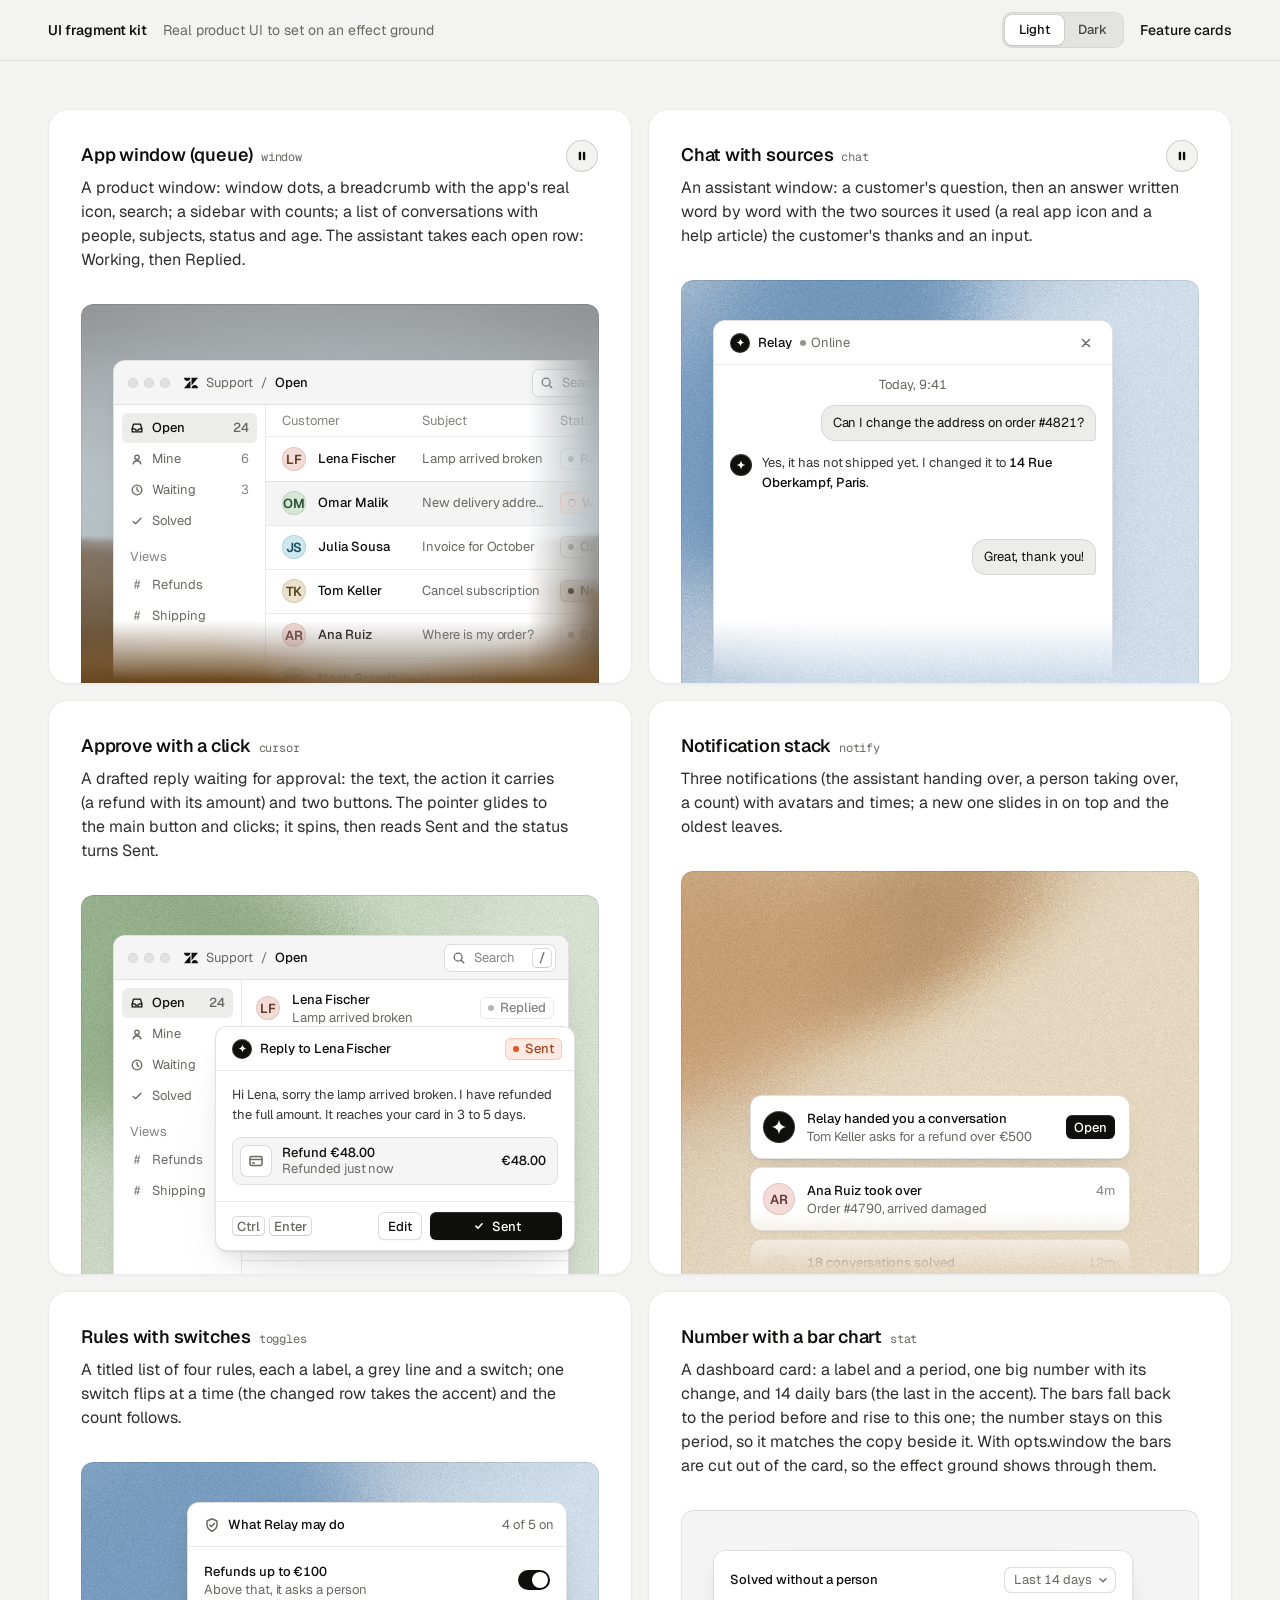
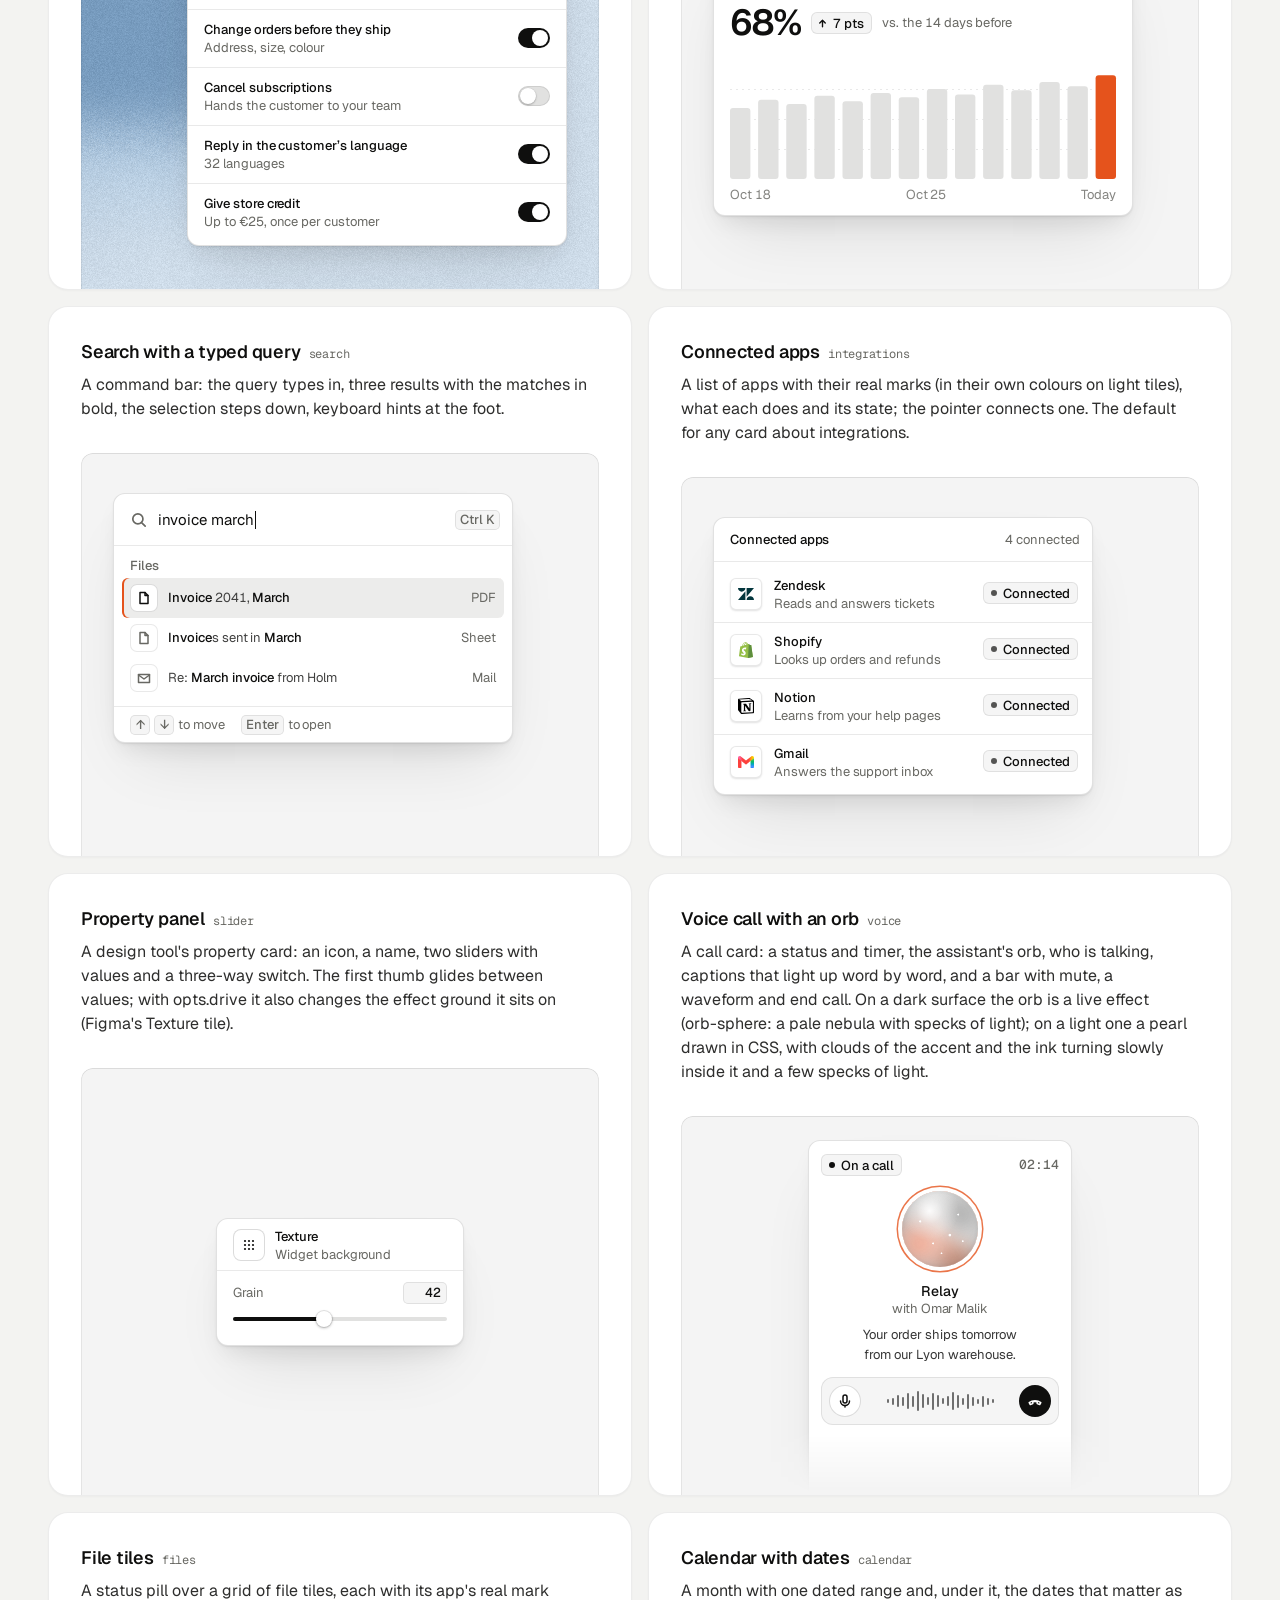
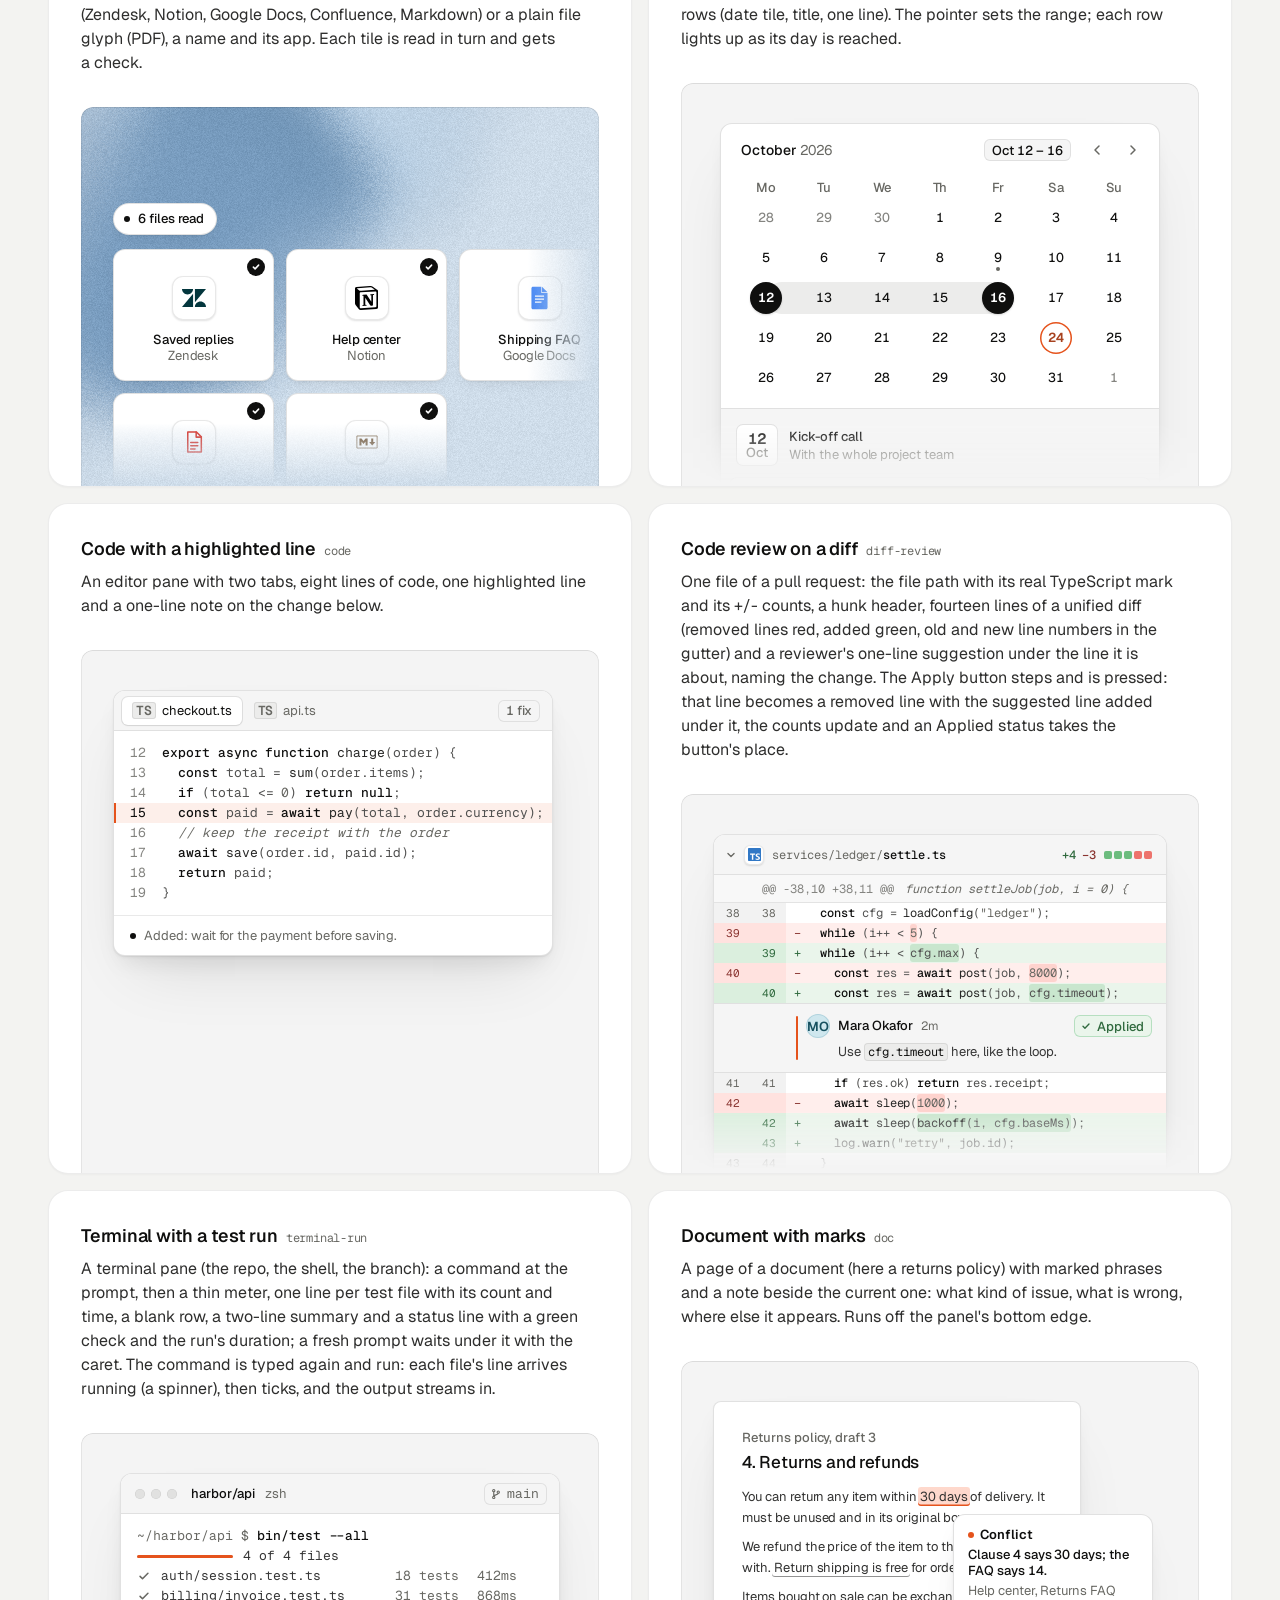
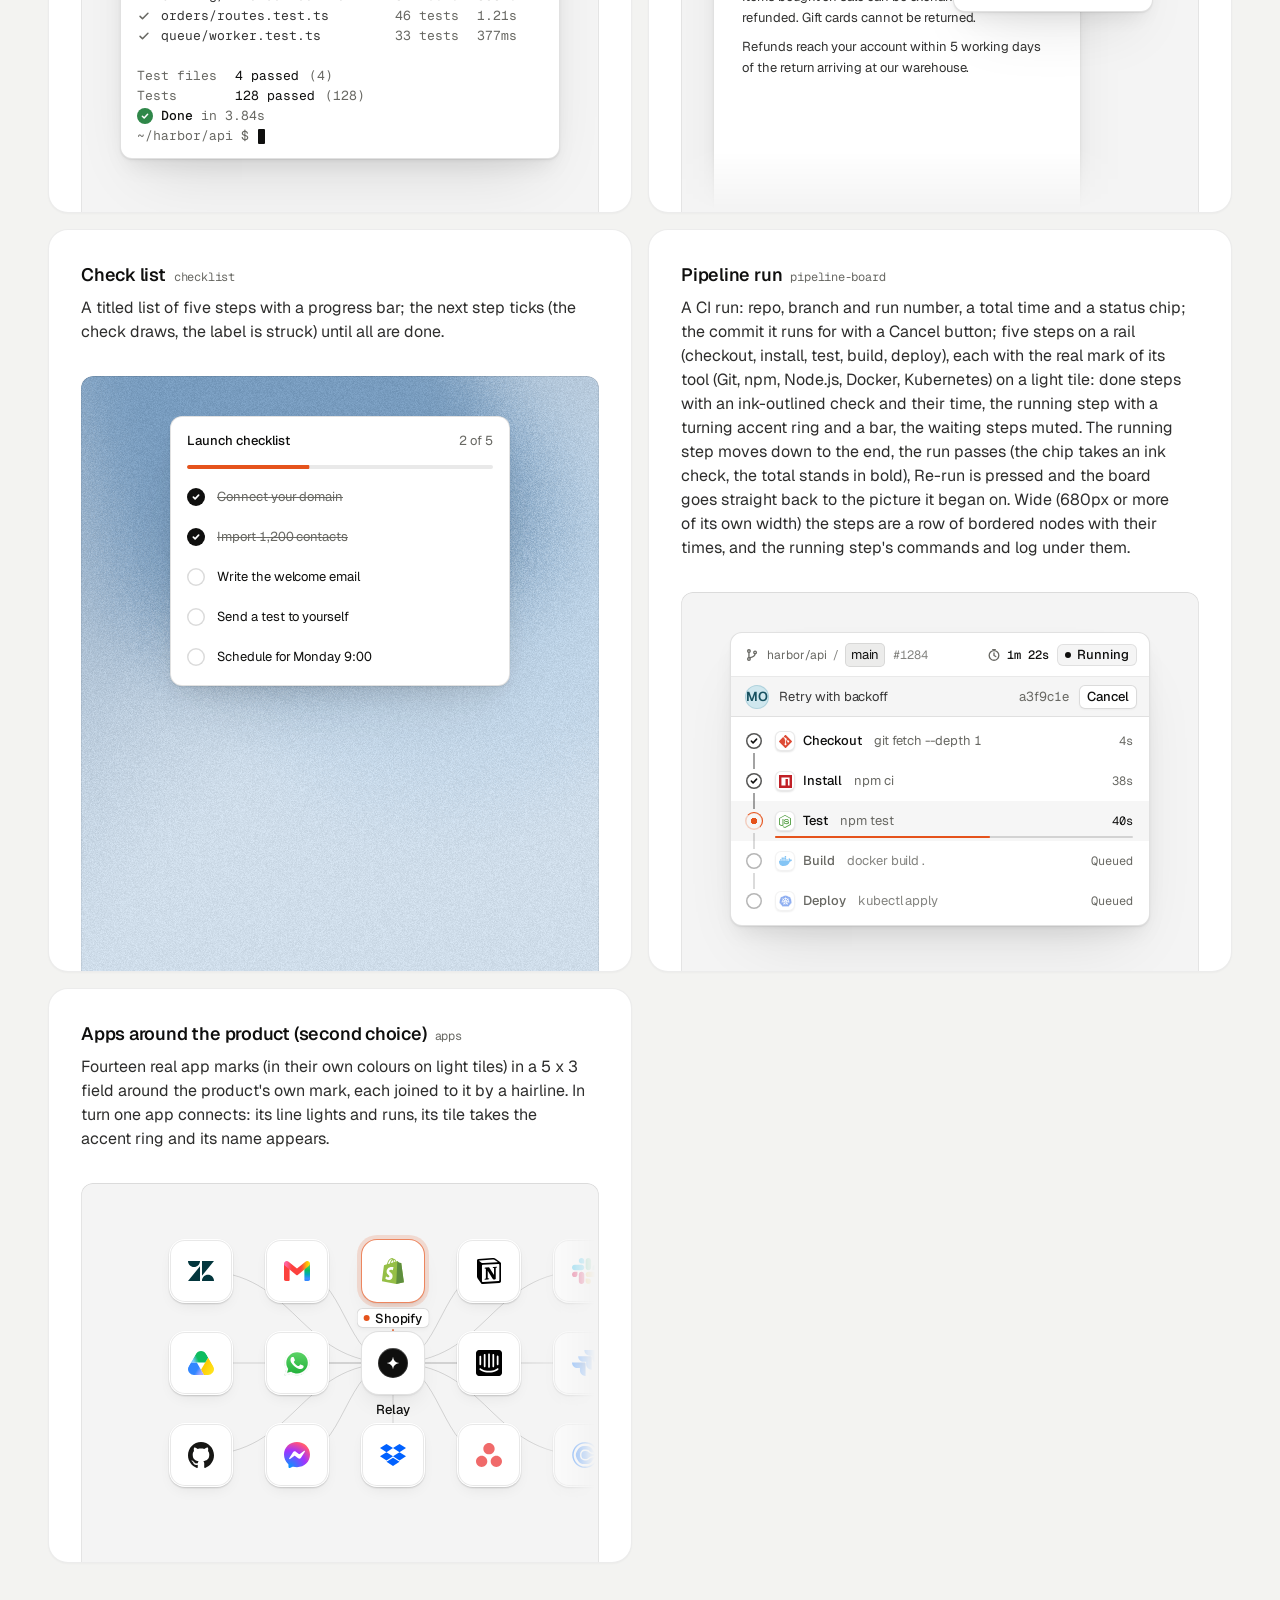
<file: .agents/skills/design-taste-frontend/assets/ui/index.html>
<!doctype html>
<html lang="en" data-theme="light">
<head>
<script>window.__tpGlMax = 16;   /* a gallery shows many live effects at once; a page of a site keeps the default 4 (fx.js) */</script>
<meta charset="utf-8">
<meta name="viewport" content="width=device-width, initial-scale=1">
<title>UI fragment kit</title>
<meta name="description" content="Nineteen pieces of real product UI from the taste-skill kit, each on an effect ground in a feature card.">
<link rel="preconnect" href="https://fonts.googleapis.com">
<link rel="preconnect" href="https://fonts.gstatic.com" crossorigin>
<link href="https://fonts.googleapis.com/css2?family=Geist:wght@300..700&family=Geist+Mono:wght@400;500&display=swap" rel="stylesheet">
<link rel="stylesheet" href="base.css">
<link rel="stylesheet" href="cards.css">
<style>
  :root { --font-text: "Geist", system-ui, sans-serif; --font-display: "Geist", system-ui, sans-serif; --font-mono: "Geist Mono", ui-monospace, monospace; }
  [data-theme="light"] { --bg: #f3f3f1; --card: #ffffff; --ink: #0f0f0e; --muted: #686863; --accent: #e5531c; --accent-ink: #ffffff; --g-bg: #e9e8e4; --g-surface: #f6f5f2; --frag: #ffffff; --warm: #c9a679; }
  [data-theme="dark"] { --bg: #070708; --card: #151517; --ink: #f2f2ef; --muted: #8f9094; --accent: #ff7a3c; --accent-ink: #120c08; --g-bg: #0e0e10; --g-surface: #1b1c1f; --frag: #1c1d20; --warm: #9c9689; }
  * { box-sizing: border-box; }
  html, body { margin: 0; }
  body { font-family: var(--font-text); background: var(--bg); color: var(--ink); -webkit-font-smoothing: antialiased; }
  .panel { --fx-bg: var(--g-bg); --fx-surface: var(--g-surface); --fx-ink: var(--ink); --fx-muted: var(--muted); --fx-accent: var(--hue, var(--warm)); --fx-accent-ink: var(--accent-ink); --calm: var(--g-bg); --p-h: 380px; }
  .top { position: sticky; top: 0; z-index: 20; background: color-mix(in oklab, var(--bg) 86%, transparent); backdrop-filter: blur(14px); -webkit-backdrop-filter: blur(14px); border-bottom: 1px solid color-mix(in oklab, var(--ink) 8%, transparent); }
  .top__in { max-width: 1232px; margin: 0 auto; padding: 0 24px; height: 60px; display: flex; align-items: center; gap: 16px; font-size: 14px; line-height: 20px; }
  .top__in strong { font-weight: 560; }
  .top__in > span { color: var(--muted); }
  .sp { flex: 1; }
  .seg { display: inline-flex; padding: 3px; border-radius: 10px; background: color-mix(in oklab, var(--ink) 6%, var(--bg)); box-shadow: inset 0 0 0 1px color-mix(in oklab, var(--ink) 6%, transparent); }
  .seg button { font: inherit; font-size: 13px; font-weight: 500; border: 0; background: none; color: color-mix(in oklab, var(--ink) 72%, var(--bg)); height: 30px; padding: 0 14px; border-radius: 7px; cursor: pointer; }
  .seg button[aria-pressed="true"] { background: var(--card); color: var(--ink); box-shadow: 0 0 0 1px color-mix(in oklab, var(--ink) 8%, transparent), 0 1px 2px rgb(0 0 0 / .1); }
  .top__in a { color: var(--ink); text-decoration: none; font-weight: 500; }
  main { max-width: 1232px; margin: 0 auto; padding: 48px 24px 96px; }
  .grid { display: grid; grid-template-columns: repeat(2, minmax(0, 1fr)); gap: 16px; }
  .card > h3 code { font: 400 12px/16px var(--font-mono); color: var(--muted); margin-left: 8px; }
  @media (max-width: 860px) { .grid { grid-template-columns: minmax(0, 1fr); } }
  @media (max-width: 600px) { main { padding: 24px 16px 64px; } .top__in { padding: 0 16px; } .top__in > span { display: none; } .panel { --p-h: 340px; } }
</style>
</head>
<body>
<header class="top">
  <div class="top__in">
    <strong>UI fragment kit</strong><span>Real product UI to set on an effect ground</span>
    <span class="sp"></span>
    <div class="seg" role="group" aria-label="Theme"><button type="button" data-mode="light" aria-pressed="true">Light</button><button type="button" data-mode="dark" aria-pressed="false">Dark</button></div>
    <a href="cards.html">Feature cards</a>
  </div>
</header>
<main><div class="grid" id="grid"></div></main>

<script type="module">
  import fx from '../effects/fx.js';
  import ui from './ui.js';
  const index = await fetch('index.json').then(r => r.json());
  // where each one sits, as its meta.json says: anchored at a corner or rising from the bottom and cut by
  // the panel's edge, or whole with 24px or more of ground round it; a fade only where an edge cuts it.
  // Only the compact slider sits in the calm middle (Figma's Texture tile); the cursor dialog is shown
  // where it belongs, over the lower-right edge of a window. [class, fade, style, opts]
  const PLACE = {
    window: ['at-corner', 'stage--fade-br', '--ay:56px'],
    chat: ['at-rise to-edge', 'stage--fade-b'],
    cursor: ['at-over', '', '--bx:24px;--by:24px'],
    notify: ['at-rise fit', 'stage--fade-b', '--ay:calc(100% - 180px);--ay-sm:calc(100% - 180px);--fit-max:380px'],
    toggles: ['at-right', ''],
    stat: ['at-corner', ''],
    search: ['at-corner', ''],
    integrations: ['at-corner', ''],
    slider: ['at-center', '', '', '{"compact":true,"drive":{"param":"grain","min":0.15,"max":0.95}}'],
    voice: ['at-rise to-edge fit', 'stage--fade-b', '--ax:max(24px, 50% - 132px);--ay:24px;--fit-max:264px'],
    files: ['at-corner wide', 'stage--fade-br', '--w:680px;--ay:96px'],
    calendar: ['at-rise fit', 'stage--fade-b', '--fit-max:440px'],
    code: ['at-corner', ''],
    'diff-review': ['at-corner fit', 'stage--fade-b', '--fit-max:480px'],
    'terminal-run': ['at-rise fit', '', '--fit-max:440px'],
    'pipeline-board': ['at-rise fit', '', '--fit-max:420px'],
    doc: ['at-corner to-edge', 'stage--fade-b'],
    checklist: ['at-rise fit', '', '--fit-max:340px'],
    apps: ['at-corner wide', 'stage--fade-br', '--w:560px;--ay:48px'],
  };
  // grounds behind UI are soft lit fields (never a line or dot pattern), on both themes: the bright
  // picture behind dark UI on the dark page, a clear step darker than white UI on the light page
  // the painting stays abstract (a mist over warm sand, level, fully soft) and shows once on the page
  const PAINT = ['painterly-landscape', { blur: 1, brush: 0.35, slope: 0, hillY: 0.3, horizon: 0.62, calm: 0.2, calmX: 0.6, calmY: 0.8, drift: 0, side: 1 }, '{"bg":"#a3b0b6","accent":"#c49a6c"}'];
  const GRAIN = ['grain-gradient', { speed: 0, grainMotion: 0, calm: 0.2, calmX: 0.5, calmY: 0.6, tint: 0.6, contrast: 0.6 }, '{"bg":"#d9ccb7","surface":"#e9e0d2","ink":"#2a2622","muted":"#6f675c","accent":"#a8794a"}'];
  const SKY = [GRAIN[0], GRAIN[1], '{"bg":"#c6d3df","surface":"#d6e0e9","ink":"#25303a","muted":"#5d6873","accent":"#3f6a92"}'];
  const SAGE = [GRAIN[0], GRAIN[1], '{"bg":"#cdd6c6","surface":"#dce3d6","ink":"#262d24","muted":"#5f6a5a","accent":"#6c8e63"}'];
  const GROUND = (m, i) => (m.name === 'slider' ? GRAIN : i === 0 ? PAINT : [GRAIN, SKY, SAGE][i % 3]);
  const q = new URLSearchParams(location.search);
  const grid = document.getElementById('grid');
  grid.innerHTML = index.fragments.map((m, i) => {
    const [at, fade, extra = '', opts = ''] = PLACE[m.name] || ['at-corner', 'stage--fade-br'];
    const [id, params, pal] = GROUND(m, i);
    const w = at === 'at-center' ? '' : ` style="--ax:32px;--ay:40px;${extra}"`;
    const o = opts ? ` data-ui-opts='${opts}'` : '';
    // the cursor is a dialog over a window's edge: the window under it holds still
    const under = m.name === 'cursor' ? `<div class="at-corner" style="--ax:32px;--ay:40px" data-ui-load="window" data-ui-opts='{"compact":true}' data-ui-still></div>` : '';
    return `<article class="card card--row"><h3>${m.title}<code>${m.name}</code></h3><p>${m.shows}</p>
      <div class="panel" data-fx="${id}" data-fx-seed="${(i + 1) * 17}" data-fx-params='${JSON.stringify(params)}' data-fx-palette='${pal}' style="--calm-k:0%">
        <div class="stage ${fade}">${under}<div class="${at}"${w}${o} data-ui-load="${m.name}"></div></div></div></article>`;
  }).join('');
  function setMode(mode) {
    document.documentElement.dataset.theme = mode;
    document.querySelectorAll('.seg button').forEach(b => b.setAttribute('aria-pressed', String(b.dataset.mode === mode)));
  }
  setMode(q.get('mode') === 'dark' ? 'dark' : 'light');
  if (q.has('t')) fx.setClock(+q.get('t'));
  // each ground is drawn once near the screen and kept as a picture (its WebGL context freed), so nineteen
  // panels need one or two contexts, not nineteen
  await Promise.all([ui.loadAll(grid), ui.grounds(grid, fx)]);
  document.documentElement.dataset.ready = '1';
  document.querySelectorAll('.seg button').forEach(b => b.addEventListener('click', async () => {
    setMode(b.dataset.mode);
    for (const el of grid.querySelectorAll('[data-ui]')) el.__ui?.repaint?.();
    await ui.grounds(grid, fx);
  }));
</script>
</body>
</html>
</file>
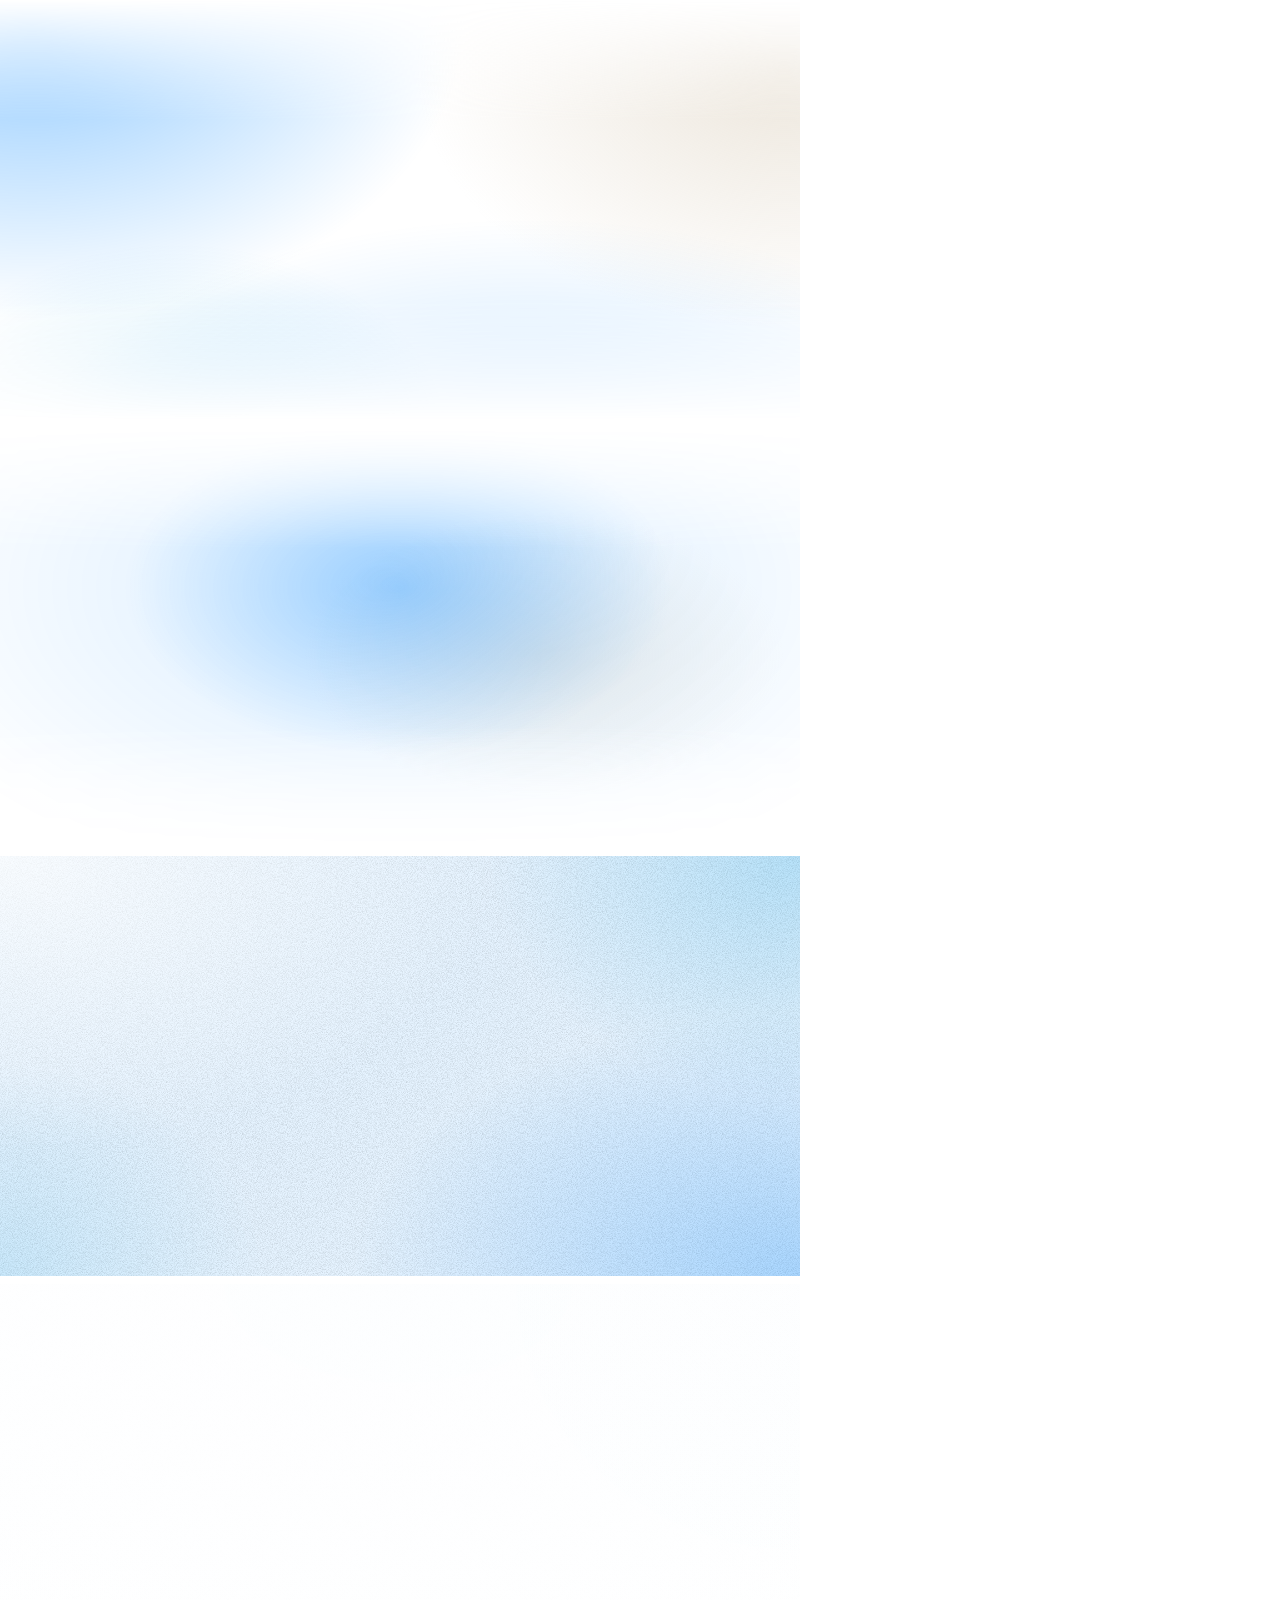
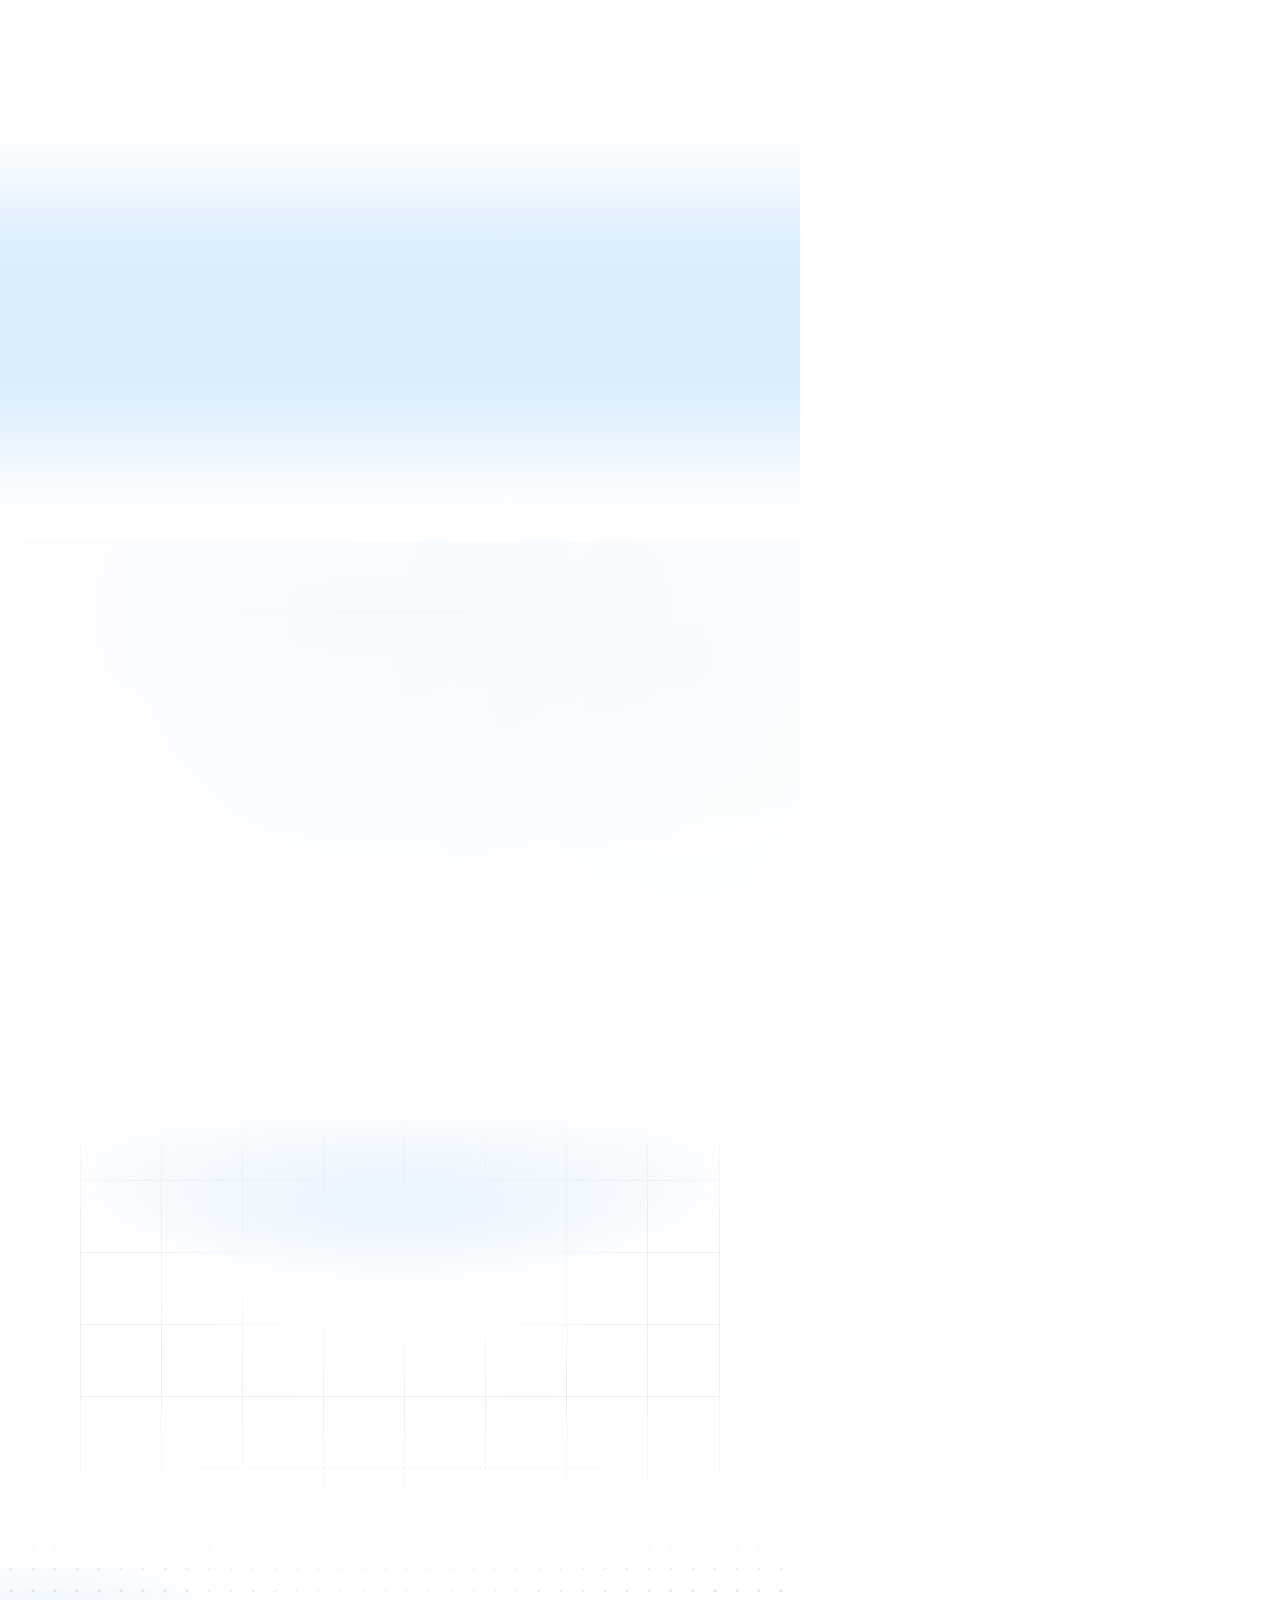
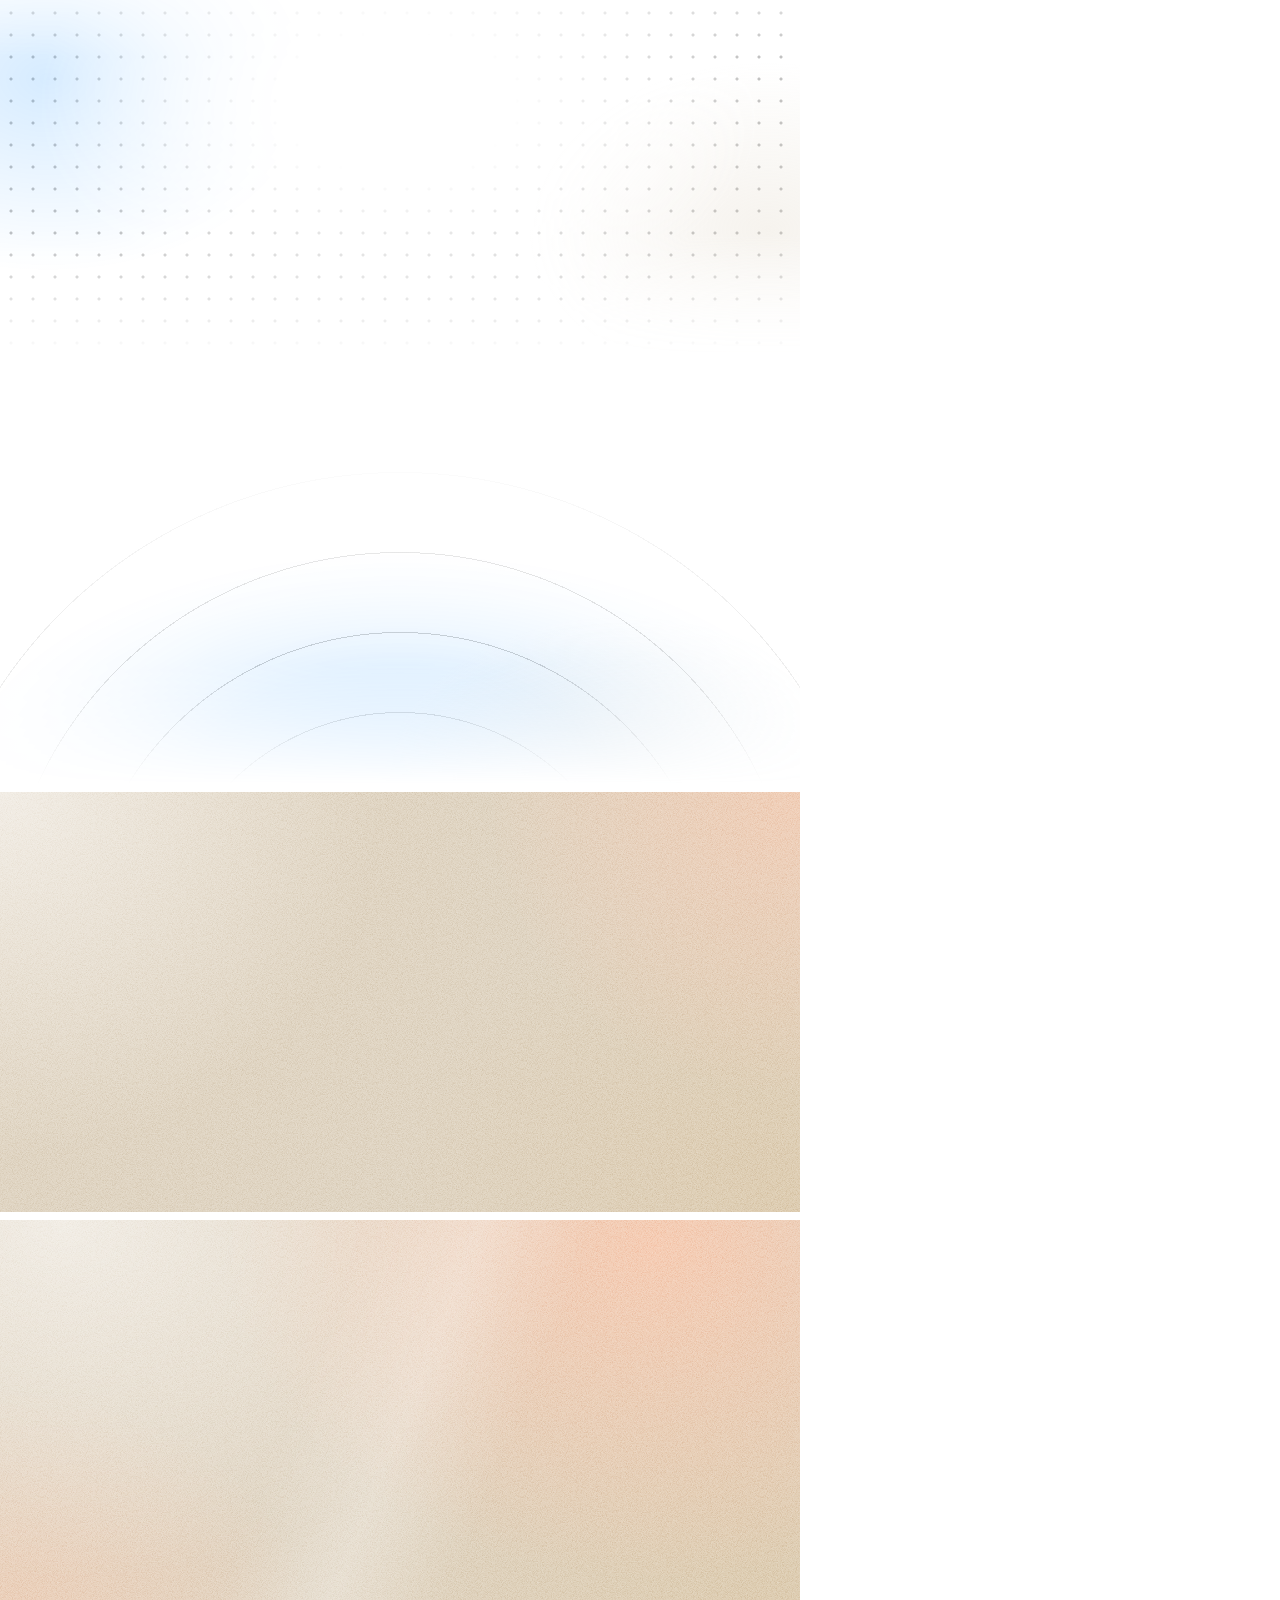
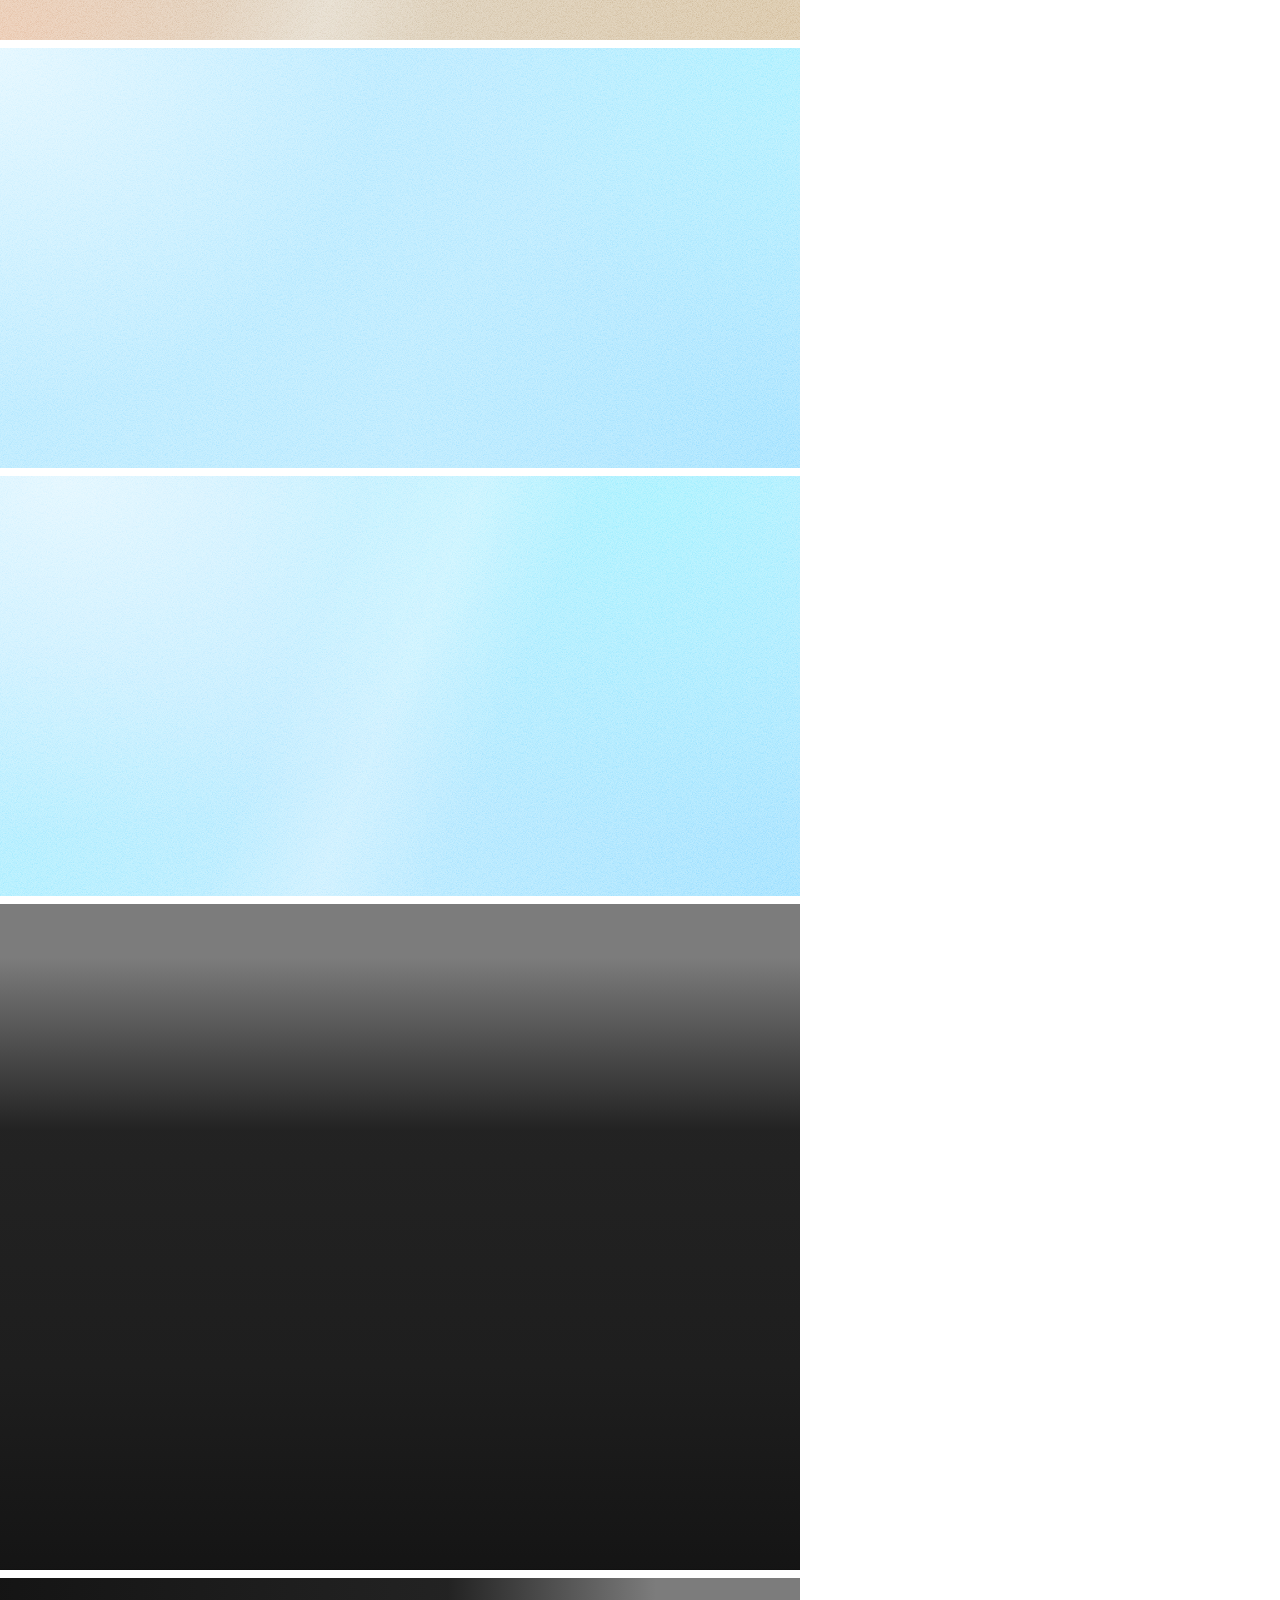
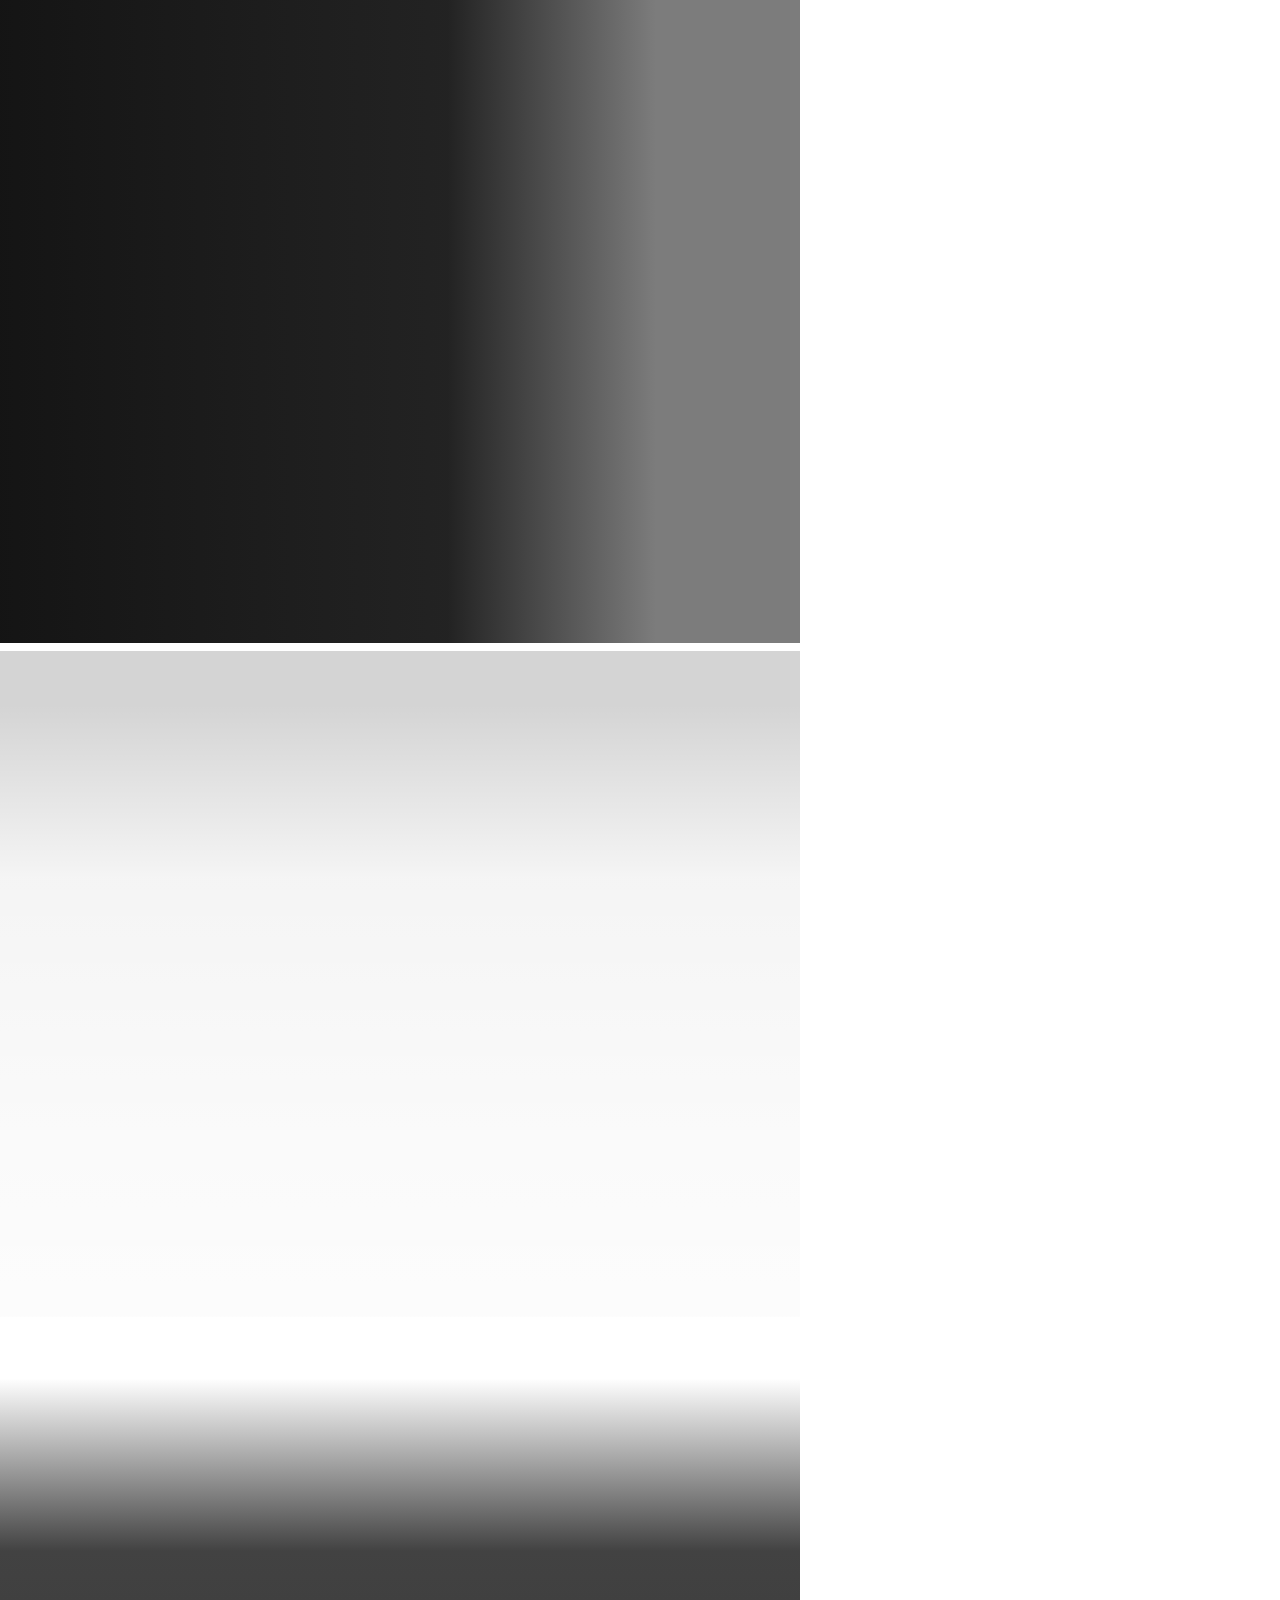
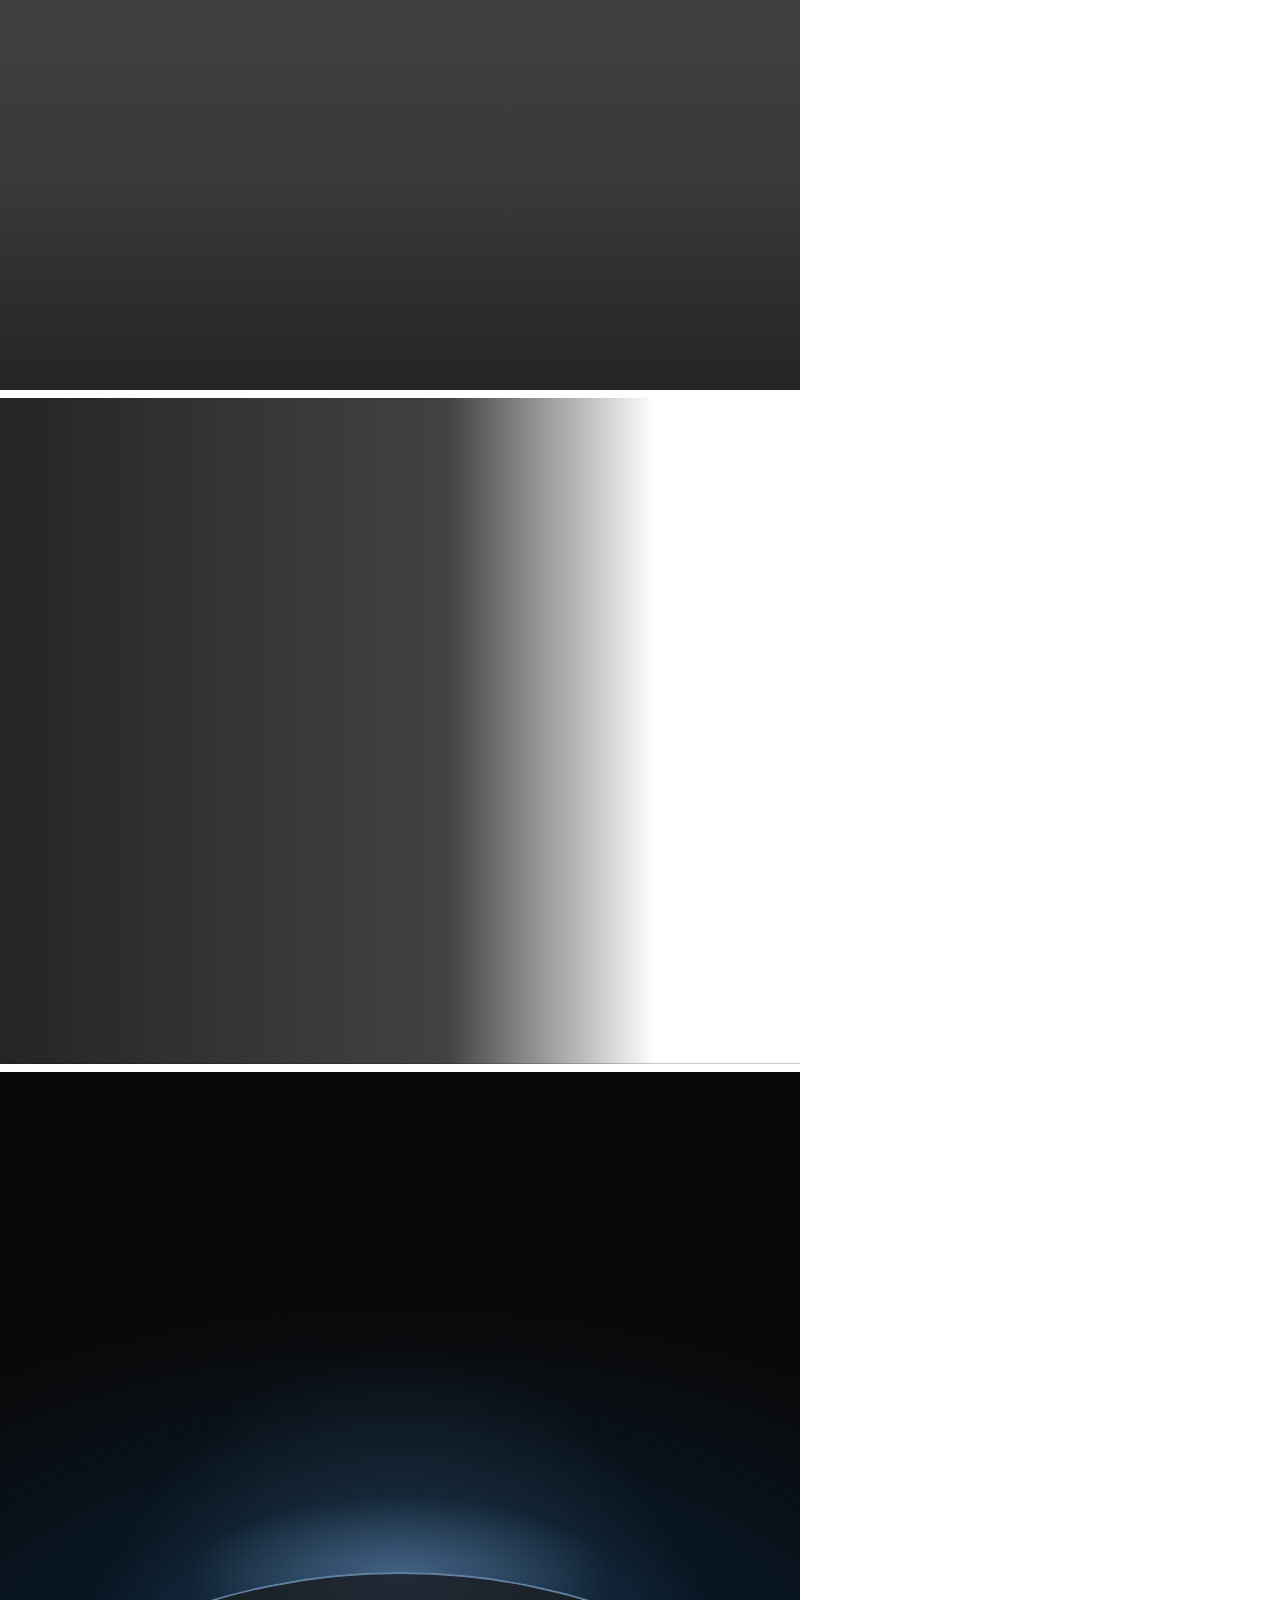
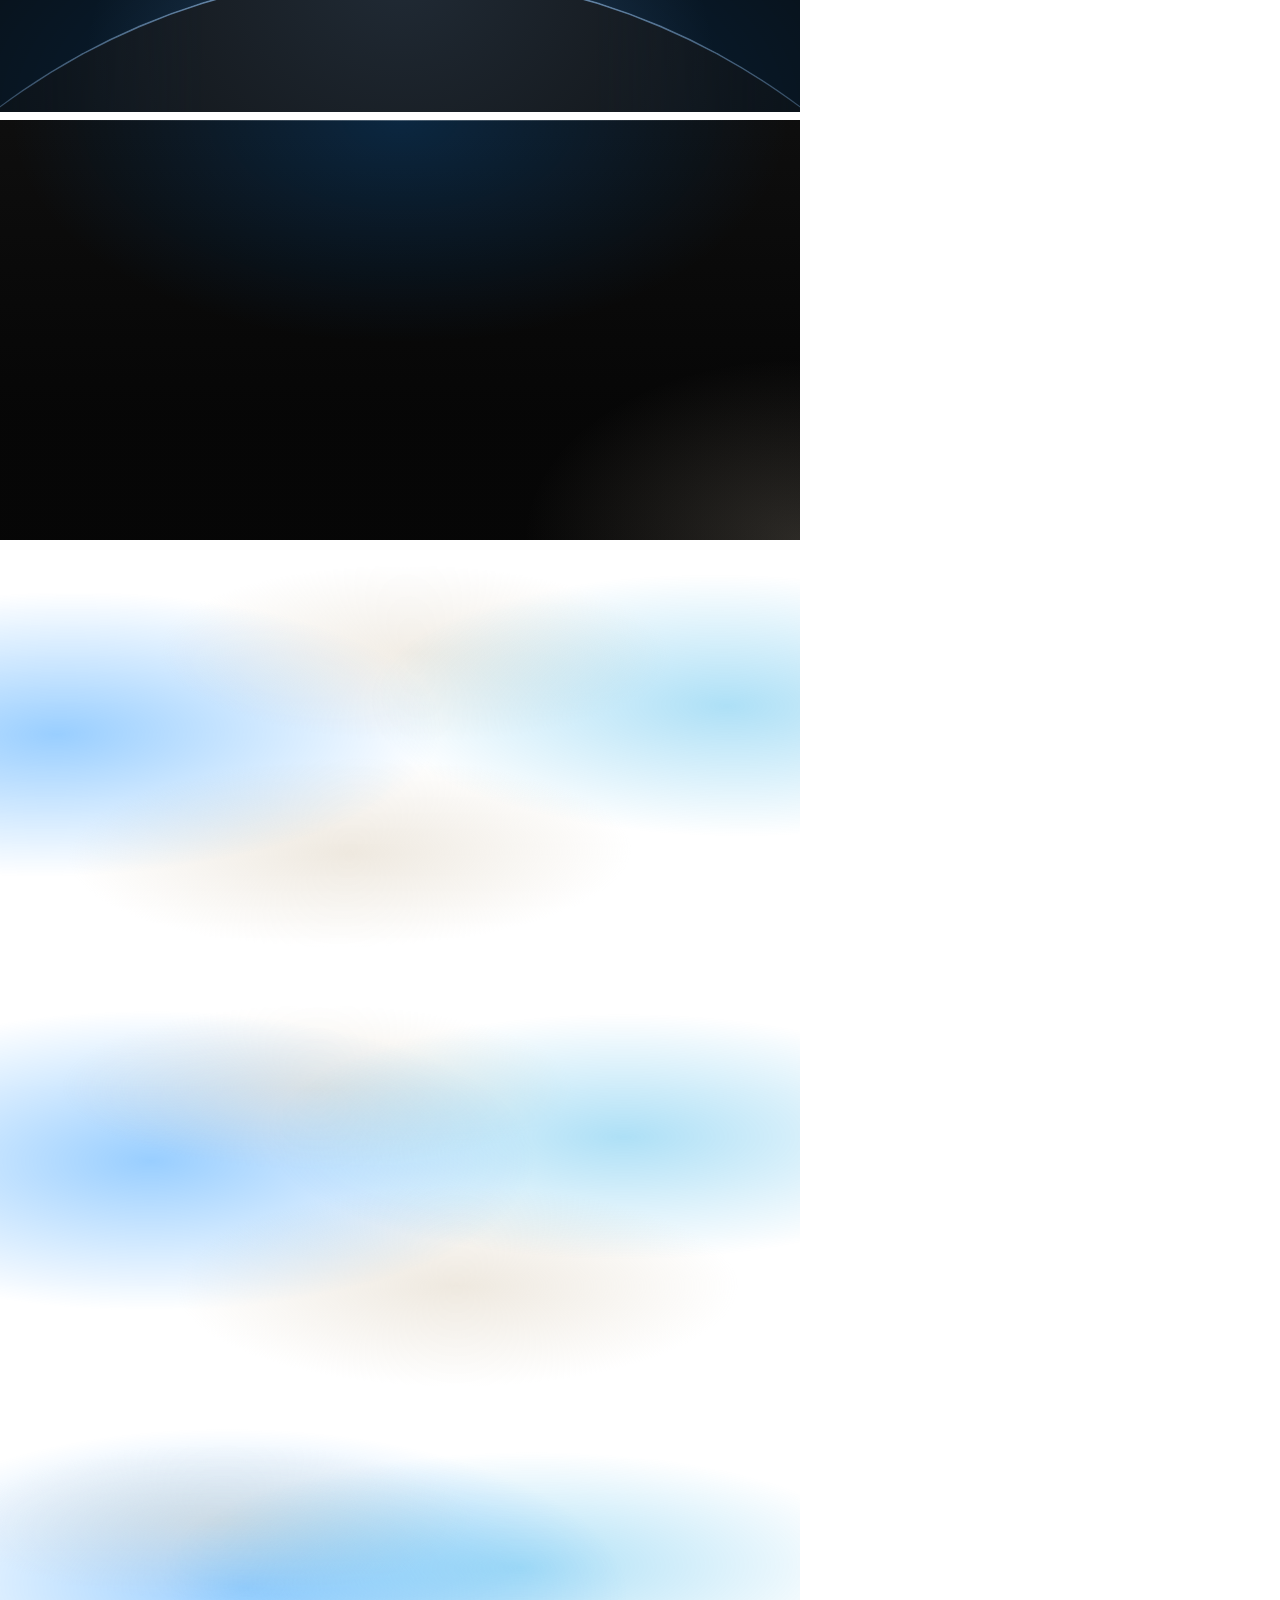
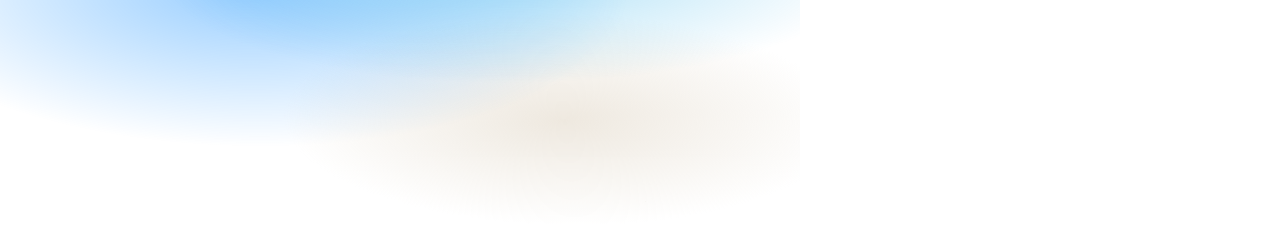
<file: .agents/skills/design-taste-frontend/assets/backgrounds/check.html>
<!doctype html>
<html lang="en" data-ground="sand">
<head>
<meta charset="utf-8">
<title>Backgrounds contrast check</title>
<!-- Every ground in a 800px box, for check.mjs: it sets a palette, screenshots the boxes and measures
     the ink and muted contrast on every pixel of each ground's text zone (index.json). The photograph
     grounds sit on a flat grey picture: #7c7c7c for the dark scrim, #d4d4d4 for the light one; and the worst case of the dark scrim: a white
     picture (white words on it). The light scrim is for pale photographs only. -->
<link rel="stylesheet" href="../system.css">
<link rel="stylesheet" href="backgrounds.css">
<style>body { margin: 0; width: 800px; } .box { width: 800px; margin: 0 0 8px; padding: 24px; font-size: 20px; } .pi, .pm { visibility: hidden; } .pi { color: var(--ink); } .pm { color: var(--muted); }  /* the liquid blobs held at the start, the middle and the end of their drift (the keyframes in backgrounds.css), so the text zone is measured where they stand under it */
  .at-start::before { animation: none; transform: translate3d(-7%, 0, 0) skewX(-7deg) scaleY(.94); } .at-start::after { animation: none; transform: translate3d(8%, 0, 0) skewX(6deg) scaleY(1.04); }
  .at-mid::before { animation: none; transform: translate3d(.5%, 0, 0) skewX(-.5deg) scaleY(.995); } .at-mid::after { animation: none; transform: translate3d(-.5%, 0, 0) scaleY(.98); }
  .at-end::before { animation: none; transform: translate3d(8%, 0, 0) skewX(6deg) scaleY(1.05); } .at-end::after { animation: none; transform: translate3d(-9%, 0, 0) skewX(-6deg) scaleY(.92); }
</style>
<script src="backgrounds.js" defer></script>
</head>
<body>
<div class="bg-mist box" data-g="mist" style="height:420px"><span class="pi">Ink</span> <span class="pm">Muted</span></div>
<div class="bg-halo box" data-g="halo" style="height:420px"><span class="pi">Ink</span> <span class="pm">Muted</span></div>
<div class="bg-grain box" data-g="grain" style="height:420px"><span class="pi">Ink</span> <span class="pm">Muted</span></div>
<div class="bg-paper box" data-g="paper" style="height:420px"><span class="pi">Ink</span> <span class="pm">Muted</span></div>
<div class="bg-dusk box" data-g="dusk" style="height:420px"><span class="pi">Ink</span> <span class="pm">Muted</span></div>
<div class="bg-topglow box" data-g="topglow" style="height:560px"><span class="pi">Ink</span> <span class="pm">Muted</span></div>
<div class="bg-ruled box" data-g="ruled" style="height:420px"><span class="pi">Ink</span> <span class="pm">Muted</span></div>
<div class="bg-dots box" data-g="dots" style="height:420px"><span class="pi">Ink</span> <span class="pm">Muted</span></div>
<div class="bg-arcs box" data-g="arcs" style="height:420px"><span class="pi">Ink</span> <span class="pm">Muted</span></div>
<div class="bg-band box" data-g="band" style="height:420px"><span class="pi">Ink</span> <span class="pm">Muted</span></div>
<div class="bg-field box" data-g="field" style="height:420px"><span class="pi">Ink</span> <span class="pm">Muted</span></div>
<div class="bg-band bg-tint box" data-g="band-tint" style="height:420px"><span class="pi">Ink</span> <span class="pm">Muted</span></div>
<div class="bg-field bg-tint box" data-g="field-tint" style="height:420px"><span class="pi">Ink</span> <span class="pm">Muted</span></div>
<div class="bg-photo box" data-g="photo" style="height:520px;--g-photo:linear-gradient(#7c7c7c,#7c7c7c)"><span class="pi">Ink</span> <span class="pm">Muted</span></div>
<div class="bg-photo bg-photo--left box" data-g="photo-left" style="height:520px;--g-photo:linear-gradient(#7c7c7c,#7c7c7c)"><span class="pi">Ink</span> <span class="pm">Muted</span></div>
<div class="bg-photo bg-photo--light box" data-g="photo-light" style="height:520px;--g-photo:linear-gradient(#d4d4d4,#d4d4d4)"><span class="pi">Ink</span> <span class="pm">Muted</span></div>
<div class="bg-photo box" data-g="photo-white" style="height:520px;--g-photo:linear-gradient(#fff,#fff)"><span class="pi">Ink</span> <span class="pm">Muted</span></div>
<div class="bg-photo bg-photo--left box" data-g="photo-left-white" style="height:520px;--g-photo:linear-gradient(#fff,#fff)"><span class="pi">Ink</span> <span class="pm">Muted</span></div>
<div class="bg-horizon box" data-g="horizon" style="height:640px"><span class="pi">Ink</span> <span class="pm">Muted</span></div>
<div class="bg-deep box" data-g="deep" style="height:420px"><span class="pi">Ink</span> <span class="pm">Muted</span></div>
<div class="bg-liquid box at-start" data-g="liquid" data-no-pause style="height:420px"><span class="pi">Ink</span> <span class="pm">Muted</span></div>
<div class="bg-liquid box at-mid" data-g="liquid-mid" data-no-pause style="height:420px"><span class="pi">Ink</span> <span class="pm">Muted</span></div>
<div class="bg-liquid box at-end" data-g="liquid-end" data-no-pause style="height:420px"><span class="pi">Ink</span> <span class="pm">Muted</span></div>

</body>
</html>
</file>
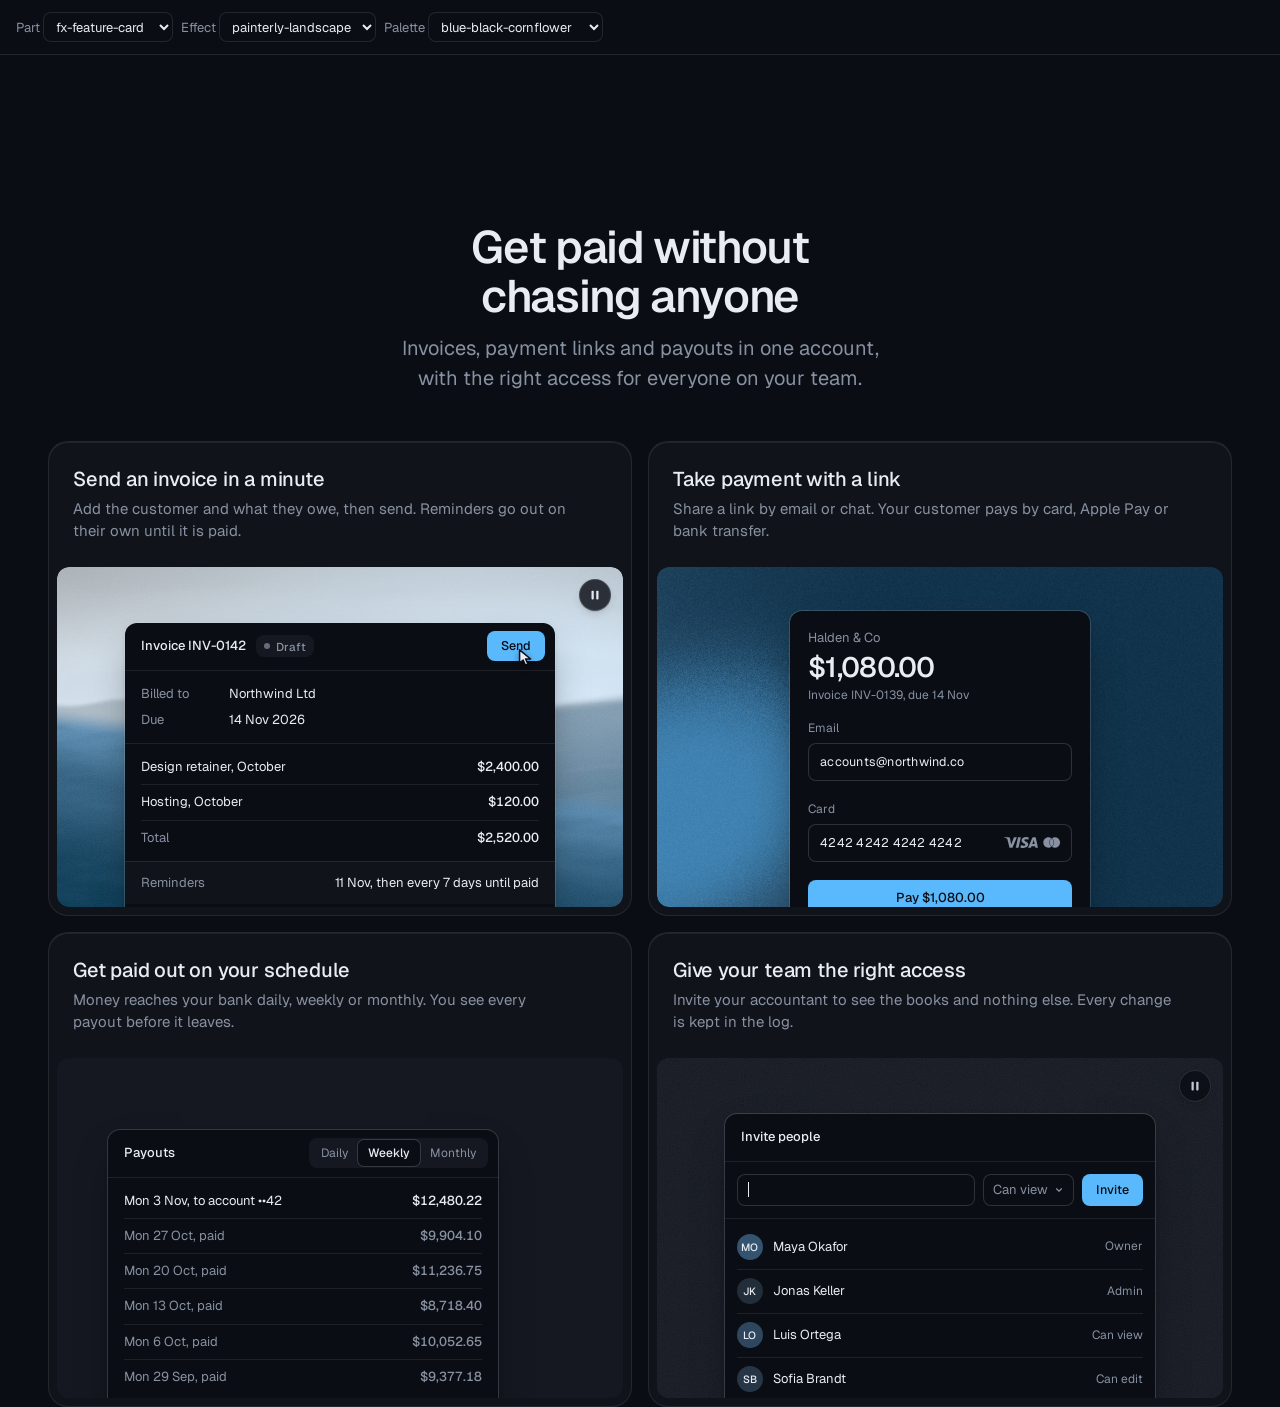
<file: .agents/skills/design-taste-frontend/assets/components/_lab.html>
<!doctype html>
<html lang="en" data-radius="soft">
<head>
<script>window.__tpGlMax = 16;   /* a gallery shows many live effects at once; a page of a site keeps the default 4 (fx.js) */</script>
<meta charset="utf-8">
<meta name="viewport" content="width=device-width, initial-scale=1">
<title>Component lab</title>
<link rel="preconnect" href="https://fonts.googleapis.com">
<link rel="preconnect" href="https://fonts.gstatic.com" crossorigin>
<link href="https://fonts.googleapis.com/css2?family=Geist:wght@100..900&family=Geist+Mono:wght@400..600&display=swap" rel="stylesheet">
<link rel="stylesheet" href="../system.css">
<link rel="stylesheet" href="./base.css">
<style>
  /* one component on its own, with a chosen effect (or object) and palette:
     _lab.html?c=fx-chart&fx=ruled-grounds&palette=white-link-blue&w=640 */
  :root { --font-display: "Geist", system-ui, sans-serif; --font-text: "Geist", system-ui, sans-serif; --font-mono: "Geist Mono", ui-monospace, monospace; --display-weight: 560; --display-tracking: -0.03em; }
  body { min-height: 100vh; margin: 0; }
  .bar { display: flex; flex-wrap: wrap; gap: 8px; align-items: center; padding: 12px 16px; border-bottom: 1px solid var(--line); font: 13px/1.4 var(--font-text); color: var(--muted); }
  .bar select { font: inherit; color: var(--ink); background: var(--bg); border: 1px solid var(--line); border-radius: var(--r-sm); height: 30px; padding: 0 8px; }
  .stage { padding: clamp(16px, 4vw, 48px); margin-inline: auto; }
</style>
</head>
<body>
<div class="bar">
  <label>Part <select id="c"></select></label>
  <label>Effect <select id="fx"></select></label>
  <label>Palette <select id="pal"></select></label>
</div>
<main class="stage" id="stage"></main>
<script type="module">
  import fx from '../effects/fx.js';
  const PARTS = ['fx-feature-card', 'fx-dither-object', 'fx-headline', 'fx-button', 'fx-prompt', 'fx-icon-tiles', 'fx-stat', 'fx-globe', 'fx-map', 'fx-chart', 'fx-bars', 'fx-band', 'fx-spotlight', 'fx-photo', 'fx-avatar', 'fx-search', 'fx-logos', 'fx-tabs', 'fx-pricing', 'fx-progress'];
  const PALETTES = {
    'blue-black-cornflower': { bg: '#0a0d14', surface: '#131824', ink: '#e9edf3', muted: '#8891a1', accent: '#5ab9fc', accentInk: '#0a0d14' },
    'graphite-safety-orange': { bg: '#18191b', surface: '#222427', ink: '#eff0f1', muted: '#9c9ea3', accent: '#ff4a1f', accentInk: '#18191b' },
    'white-link-blue': { bg: '#ffffff', surface: '#f4f4f4', ink: '#111111', muted: '#6b6b6b', accent: '#1a4be0', accentInk: '#ffffff' },
    'moss-sand': { bg: '#ddd6c6', surface: '#d2cab8', ink: '#2a2a26', muted: '#59574e', accent: '#4f6238', accentInk: '#ffffff' },
    'cobalt-field': { bg: '#0034eb', surface: '#002fd6', ink: '#ffffff', muted: '#dfe4f2', accent: '#e9e34a', accentInk: '#111111' },
  };
  const q = new URLSearchParams(location.search);
  const part = PARTS.includes(q.get('c')) ? q.get('c') : PARTS[0];
  const palId = PALETTES[q.get('palette')] ? q.get('palette') : 'blue-black-cornflower';
  const p = PALETTES[palId];
  const s = document.documentElement.style;
  const action = fx.color.contrast(p.accent, p.bg) >= 2.2 ? p.accent : p.ink;
  Object.entries({ '--p-bg': p.bg, '--p-surface': p.surface, '--p-ink': p.ink, '--p-muted': p.muted, '--p-accent': p.accent, '--p-accent-ink': p.accentInk, '--p-action': action, '--p-action-ink': action === p.accent ? p.accentInk : p.bg }).forEach(([k, v]) => s.setProperty(k, v));
  s.colorScheme = fx.color.isDark(p.bg) ? 'dark' : 'light';
  if (q.has('fallback')) fx.config.forceFallback = true;
  // one part at a time: at most 4 live WebGL contexts on this page
  fx.config.maxLive = 4;
  if (q.has('w')) document.getElementById('stage').style.maxWidth = q.get('w') + 'px';

  const base = `./${part}/`;
  const [meta, html, mod] = await Promise.all([fetch(base + 'meta.json').then(r => r.json()), fetch(base + 'component.html').then(r => r.text()), import(base + 'component.js')]);
  const link = Object.assign(document.createElement('link'), { rel: 'stylesheet', href: base + 'component.css' });
  document.head.append(link);
  await new Promise(r => { link.onload = link.onerror = r; });
  const choices = meta.effects?.length ? meta.effects : meta.objects || [];
  const chosen = choices.includes(q.get('fx')) ? q.get('fx') : meta.default;
  const stage = document.getElementById('stage');
  stage.innerHTML = html;
  const root = stage.firstElementChild;
  // the chosen effect goes where the part reads it: data-cx-object, data-cx-fill, or data-cx-effect on the root
  // the dither object: one figure set to the chosen object (one live object, as on a page); no caption under it
  if (meta.objects) {
    const fig = root.matches('[data-cx-object]') ? root : root.querySelector('[data-cx-object]');
    fig.dataset.cxObject = chosen;
    if (q.get('render') === 'studio') fig.dataset.cxRender = 'studio';
    fig.querySelector('.cx-obj__stage').removeAttribute('aria-label');
    fig.style.maxWidth = '720px';
  }
  // without ?fx= the markup keeps its own effects (the feature card mixes a landscape and a grain: setting
  // the default on every panel would paint the grain panel as a landscape too)
  else if (!choices.includes(q.get('fx'))) { /* as written */ }
  else if (root.querySelector('[data-cx-fill]')) root.querySelectorAll('[data-cx-fill]').forEach(el => { el.dataset.cxFill = chosen; });
  else if (root.querySelector('[data-cx-effect]')) root.querySelectorAll('[data-cx-effect]').forEach(el => { el.dataset.cxEffect = chosen; });
  else root.dataset.cxEffect = chosen;
  // the map draws its baked streets; an effect named with ?fx= shows its fallback ground (no map data) instead
  if (part === 'fx-map' && choices.includes(q.get('fx'))) delete root.dataset.cxMap;
  await document.fonts.ready;
  window.__part = mod.default(root);
  setTimeout(() => { document.documentElement.dataset.ready = '1'; }, 1200);

  const fill = (sel, list, cur, key) => {
    const el = document.getElementById(sel);
    el.innerHTML = list.map(v => `<option${v === cur ? ' selected' : ''}>${v}</option>`).join('');
    el.addEventListener('change', () => { q.set(key, el.value); if (key === 'c') q.delete('fx'); location.search = q.toString(); });
  };
  fill('c', PARTS, part, 'c');
  // a part whose default is none (the map's streets, the photograph as it is) lists none first, so the
  // select never shows an effect that is not on
  fill('fx', meta.default === 'none' ? ['none', ...choices] : choices, chosen, 'fx');
  fill('pal', Object.keys(PALETTES), palId, 'palette');
</script>
</body>
</html>
</file>
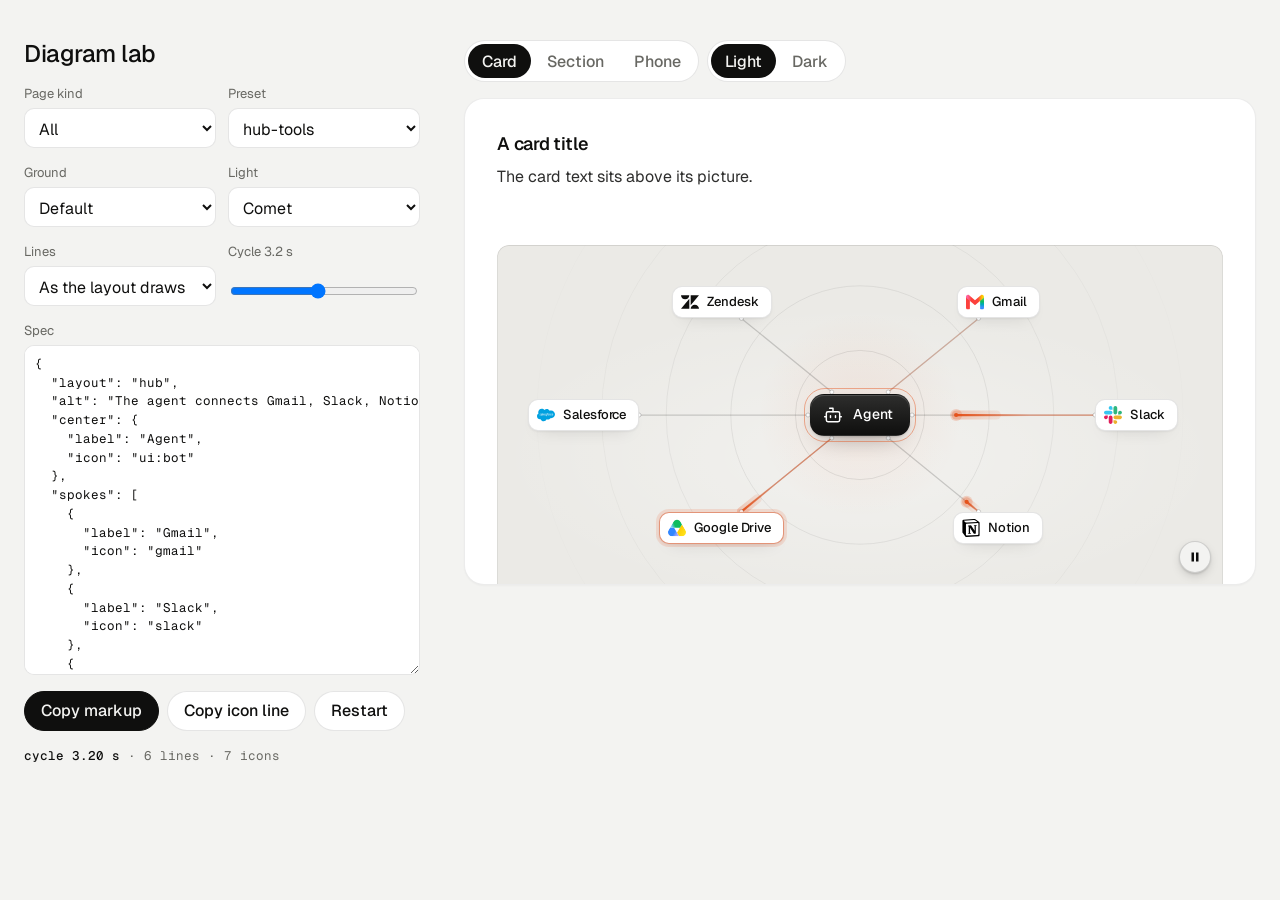
<file: .agents/skills/design-taste-frontend/assets/diagrams/lab.html>
<!doctype html>
<html lang="en">
<head>
<meta charset="utf-8">
<meta name="viewport" content="width=device-width, initial-scale=1">
<title>Diagram lab</title>
<link rel="preconnect" href="https://fonts.googleapis.com">
<link rel="preconnect" href="https://fonts.gstatic.com" crossorigin>
<link href="https://fonts.googleapis.com/css2?family=Geist:wght@300..700&family=Geist+Mono:wght@400;500&display=swap" rel="stylesheet">
<link rel="stylesheet" href="../ui/cards.css">
<link rel="stylesheet" href="diagram.css">
<style>
  /* The builder: pick a preset, change the JSON or the controls, see the card at once, copy the markup. Not part of a page. */
  :root { --font-text: "Geist", system-ui, sans-serif; --font-display: "Geist", system-ui, sans-serif; --font-mono: "Geist Mono", ui-monospace, monospace; }
  [data-theme="light"] { --bg: #f3f3f1; --card: #ffffff; --ink: #0f0f0e; --muted: #686863; --accent: #e5531c; --accent-ink: #ffffff; --frag: #ffffff; --ground-bg: #ebeae6; --ground-accent: #dcd9d0; --line: rgb(0 0 0 / .1); --field: #ffffff; }
  [data-theme="light"][data-accent="blue"] { --accent: #2456e8; }
  [data-theme="light"][data-accent="green"] { --accent: #16825d; }
  [data-theme="dark"] { --bg: #070708; --card: #141416; --ink: #f2f2ef; --muted: #8f9094; --accent: #ff7a3c; --accent-ink: #120c08; --frag: #1c1d20; --ground-bg: #101012; --ground-accent: #232326; --line: rgb(255 255 255 / .12); --field: #101012; }
  [data-theme="dark"][data-accent="white"] { --accent: #f2f2ef; --accent-ink: #0b0b0c; }
  [data-theme="dark"][data-accent="green"] { --accent: #3ccf8e; --accent-ink: #06130d; }
  * { box-sizing: border-box; }
  html, body { margin: 0; }
  body { font-family: var(--font-text); background: var(--bg); color: var(--ink); -webkit-font-smoothing: antialiased; min-height: 100vh; }
  .lab { display: grid; gap: 32px; max-width: 1440px; margin: 0 auto; padding: 32px 24px 64px; }
  .side { display: grid; gap: 16px; align-content: start; min-width: 0; }
  .side h1 { margin: 0; font: 500 24px/1.2 var(--font-display); letter-spacing: -0.02em; }
  .row { display: grid; gap: 6px; }
  .row > label, .row > .lbl { font-size: 13px; color: var(--muted); }
  .two { display: grid; grid-template-columns: 1fr 1fr; gap: 12px; }
  select, textarea, button, input[type=range] { font: inherit; color: inherit; }
  select, textarea { width: 100%; background: var(--field); border: 1px solid var(--line); border-radius: 10px; padding: 9px 10px; }
  select { height: 40px; }
  textarea { min-height: 360px; resize: vertical; font: 400 12.5px/1.5 var(--font-mono); white-space: pre; tab-size: 2; }
  textarea.is-bad { border-color: #c4321c; }
  .btns { display: flex; flex-wrap: wrap; gap: 8px; }
  button.b { height: 40px; padding: 0 16px; border-radius: 999px; border: 1px solid var(--line); background: var(--card); cursor: pointer; font-weight: 500; }
  button.b:hover { border-color: var(--ink); }
  button.b--main { background: var(--ink); color: var(--bg); border-color: var(--ink); }
  .out { font: 400 12.5px/1.5 var(--font-mono); color: var(--muted); overflow-wrap: anywhere; min-height: 1.5em; }
  .out b { color: var(--ink); font-weight: 500; }
  .out .bad { color: #c4321c; }
  .lb-stage { min-width: 0; display: grid; align-content: start; gap: 16px; }
  .lb-stage .card > .panel { --p-h: 340px; }
  .lb-stage .card--wide > .panel { --p-h: 560px; }
  .lb-stage .card--phone { max-width: 390px; }
  .lb-stage .card--phone > .panel { --p-h: 300px; }
  .seg { display: inline-flex; border: 1px solid var(--line); border-radius: 999px; padding: 3px; gap: 2px; background: var(--card); width: fit-content; }
  .seg button { height: 34px; padding: 0 14px; border: 0; background: none; border-radius: 999px; cursor: pointer; font-weight: 500; color: var(--muted); }
  .seg button[aria-pressed="true"] { background: var(--ink); color: var(--bg); }
  @media (min-width: 1024px) { .lab { grid-template-columns: 400px minmax(0, 1fr); gap: 40px; padding-top: 40px; } textarea { min-height: 330px; } .side { position: sticky; top: 24px; max-height: calc(100vh - 48px); overflow: auto; padding-right: 4px; } }
  @media (max-width: 639px) { .lab { padding: 24px 16px 48px; } }
</style>
</head>
<body data-theme="light" data-icon-base="../icons/demo/">
<div class="lab">
  <aside class="side">
    <h1>Diagram lab</h1>
    <div class="two">
      <div class="row"><label for="type">Page kind</label><select id="type"><option value="">All</option><option>software</option><option>tech</option><option>gaming</option><option>product</option><option>service</option></select></div>
      <div class="row"><label for="preset">Preset</label><select id="preset"></select></div>
    </div>
    <div class="two">
      <div class="row"><label for="ground">Ground</label><select id="ground"><option value="">Default</option><option>dots</option><option>rings</option><option>grid</option><option>glow</option><option>glow dots</option><option>glow rings</option><option>none</option></select></div>
      <div class="row"><label for="pulse">Light</label><select id="pulse"><option value="">Comet</option><option>dot</option><option>none</option></select></div>
    </div>
    <div class="two">
      <div class="row"><label for="curve">Lines</label><select id="curve"><option value="">As the layout draws them</option><option>curve</option><option>elbow</option><option>swirl</option></select></div>
      <div class="row"><label for="cycle">Cycle <span id="cycleV">3.2 s</span></label><input id="cycle" type="range" min="2.5" max="4" step="0.1" value="3.2"></div>
    </div>
    <div class="row"><label for="json">Spec</label><textarea id="json" spellcheck="false"></textarea></div>
    <div class="btns">
      <button class="b b--main" id="copy" type="button">Copy markup</button>
      <button class="b" id="copyIcons" type="button">Copy icon line</button>
      <button class="b" id="restart" type="button">Restart</button>
    </div>
    <div class="out" id="info"></div>
  </aside>
  <main class="lb-stage">
    <div class="btns">
      <div class="seg" id="size" role="group" aria-label="Size"><button type="button" data-v="card" aria-pressed="true">Card</button><button type="button" data-v="section" aria-pressed="false">Section</button><button type="button" data-v="phone" aria-pressed="false">Phone</button></div>
      <div class="seg" id="theme" role="group" aria-label="Palette"><button type="button" data-v="light" aria-pressed="true">Light</button><button type="button" data-v="dark" aria-pressed="false">Dark</button></div>
    </div>
    <article class="card card--row" id="card"><h3 id="ct"></h3><p id="cp"></p><div class="panel"><div class="dg" id="dg"></div></div></article>
  </main>
</div>
<script type="module">
  import dg from './diagram.js';
  const $ = id => document.getElementById(id);
  const presets = await dg.presets();
  const base = new URL('../icons/demo/', location.href).href;
  const q = new URLSearchParams(location.search);
  let spec = null, d = null, size = 'card';

  const names = type => Object.keys(presets).filter(k => !type || (presets[k].types || []).includes(type));
  const fillPresets = () => { $('preset').innerHTML = names($('type').value).map(k => `<option>${k}</option>`).join(''); };
  const load = id => { spec = JSON.parse(JSON.stringify(presets[id])); delete spec.types; $('json').value = JSON.stringify(spec, null, 2); sync(); };
  const first = n => (spec.center || spec.core || spec.input || spec.root || spec.left || {}).label || n;

  function iconIds(o, out = new Set()) {
    if (Array.isArray(o)) o.forEach(x => iconIds(x, out));
    else if (o && typeof o === 'object') for (const k in o) { if (k === 'icon' && typeof o[k] === 'string' && !/^text:|[/.]/.test(o[k])) out.add(o[k]); else iconIds(o[k], out); }
    return out;
  }
  function markup() {
    const j = JSON.stringify(spec);
    return /'/.test(j)
      ? `<div class="panel"><div class="dg" data-diagram><script type="application/json">${j}<\/script></div></div>`
      : `<div class="panel"><div class="dg" data-diagram='${j}'></div></div>`;
  }
  function paint() {
    const card = $('card');
    card.classList.toggle('card--wide', size === 'section');
    card.classList.toggle('card--phone', size === 'phone');
    const s = JSON.parse(JSON.stringify(spec));
    if (size === 'section') s.size = 'section';
    $('ct').textContent = 'A card title';
    $('cp').textContent = 'The card text sits above its picture.';
    const el = $('dg');
    d = dg.mount(el, s, { iconBase: base });
    const ids = [...iconIds(spec)];
    setTimeout(() => {
      $('info').innerHTML = `<b>cycle ${d.T ? d.T.toFixed(2) : '-'} s</b> · ${d.E ? d.E.filter(e => e.lit).length : 0} lines · ${ids.length} icons`;
    }, 400);
  }
  function sync() {
    try { spec = JSON.parse($('json').value); $('json').classList.remove('is-bad'); } catch (e) { $('json').classList.add('is-bad'); $('info').innerHTML = `<span class="bad">${e.message}</span>`; return; }
    paint();
  }
  // a control writes into the spec and the textarea
  function setField(path, v) {
    try { spec = JSON.parse($('json').value); } catch { return; }
    const [a, b] = path.split('.');
    if (b) { spec[a] = spec[a] || {}; if (v === '' || v == null) delete spec[a][b]; else spec[a][b] = v; if (!Object.keys(spec[a]).length) delete spec[a]; }
    else if (v === '' || v == null) delete spec[a]; else spec[a] = v;
    $('json').value = JSON.stringify(spec, null, 2);
    sync();
  }
  $('type').onchange = () => { fillPresets(); load($('preset').value); };
  $('preset').onchange = () => { $('ground').value = $('pulse').value = $('curve').value = ''; $('cycle').value = 3.2; $('cycleV').textContent = '3.2 s'; load($('preset').value); };
  $('ground').onchange = () => setField('ground', $('ground').value);
  $('pulse').onchange = () => setField('motion.pulse', $('pulse').value);
  $('curve').onchange = () => setField('curve', $('curve').value);
  $('cycle').oninput = () => { $('cycleV').textContent = (+$('cycle').value).toFixed(1) + ' s'; setField('motion.cycle', +$('cycle').value === 3.2 ? '' : +$('cycle').value); };
  let t0; $('json').oninput = () => { clearTimeout(t0); t0 = setTimeout(sync, 350); };
  $('restart').onclick = () => d && d.restart && d.restart();
  const copy = async (text, btn, label) => { try { await navigator.clipboard.writeText(text); btn.textContent = 'Copied'; } catch { btn.textContent = 'Copy failed'; } setTimeout(() => (btn.textContent = label), 1400); };
  $('copy').onclick = () => copy(markup(), $('copy'), 'Copy markup');
  $('copyIcons').onclick = () => copy(`node <skill>/scripts/icons.mjs fetch ${[...iconIds(spec)].join(' ')} --out assets/icons`, $('copyIcons'), 'Copy icon line');
  for (const [id, key] of [['size', 'size'], ['theme', 'theme']]) {
    $(id).onclick = ev => {
      const b = ev.target.closest('button'); if (!b) return;
      [...$(id).children].forEach(x => x.setAttribute('aria-pressed', String(x === b)));
      if (key === 'size') { size = b.dataset.v; paint(); } else document.body.dataset.theme = b.dataset.v;
    };
  }
  if (q.get('type')) $('type').value = q.get('type');
  fillPresets();
  if (q.get('preset') && presets[q.get('preset')]) $('preset').value = q.get('preset');
  if (q.get('theme') === 'dark') { document.body.dataset.theme = 'dark'; $('theme').children[1].click(); }
  load($('preset').value);
  window.__lab = { get d() { return d; } };
</script>
</body>
</html>
</file>
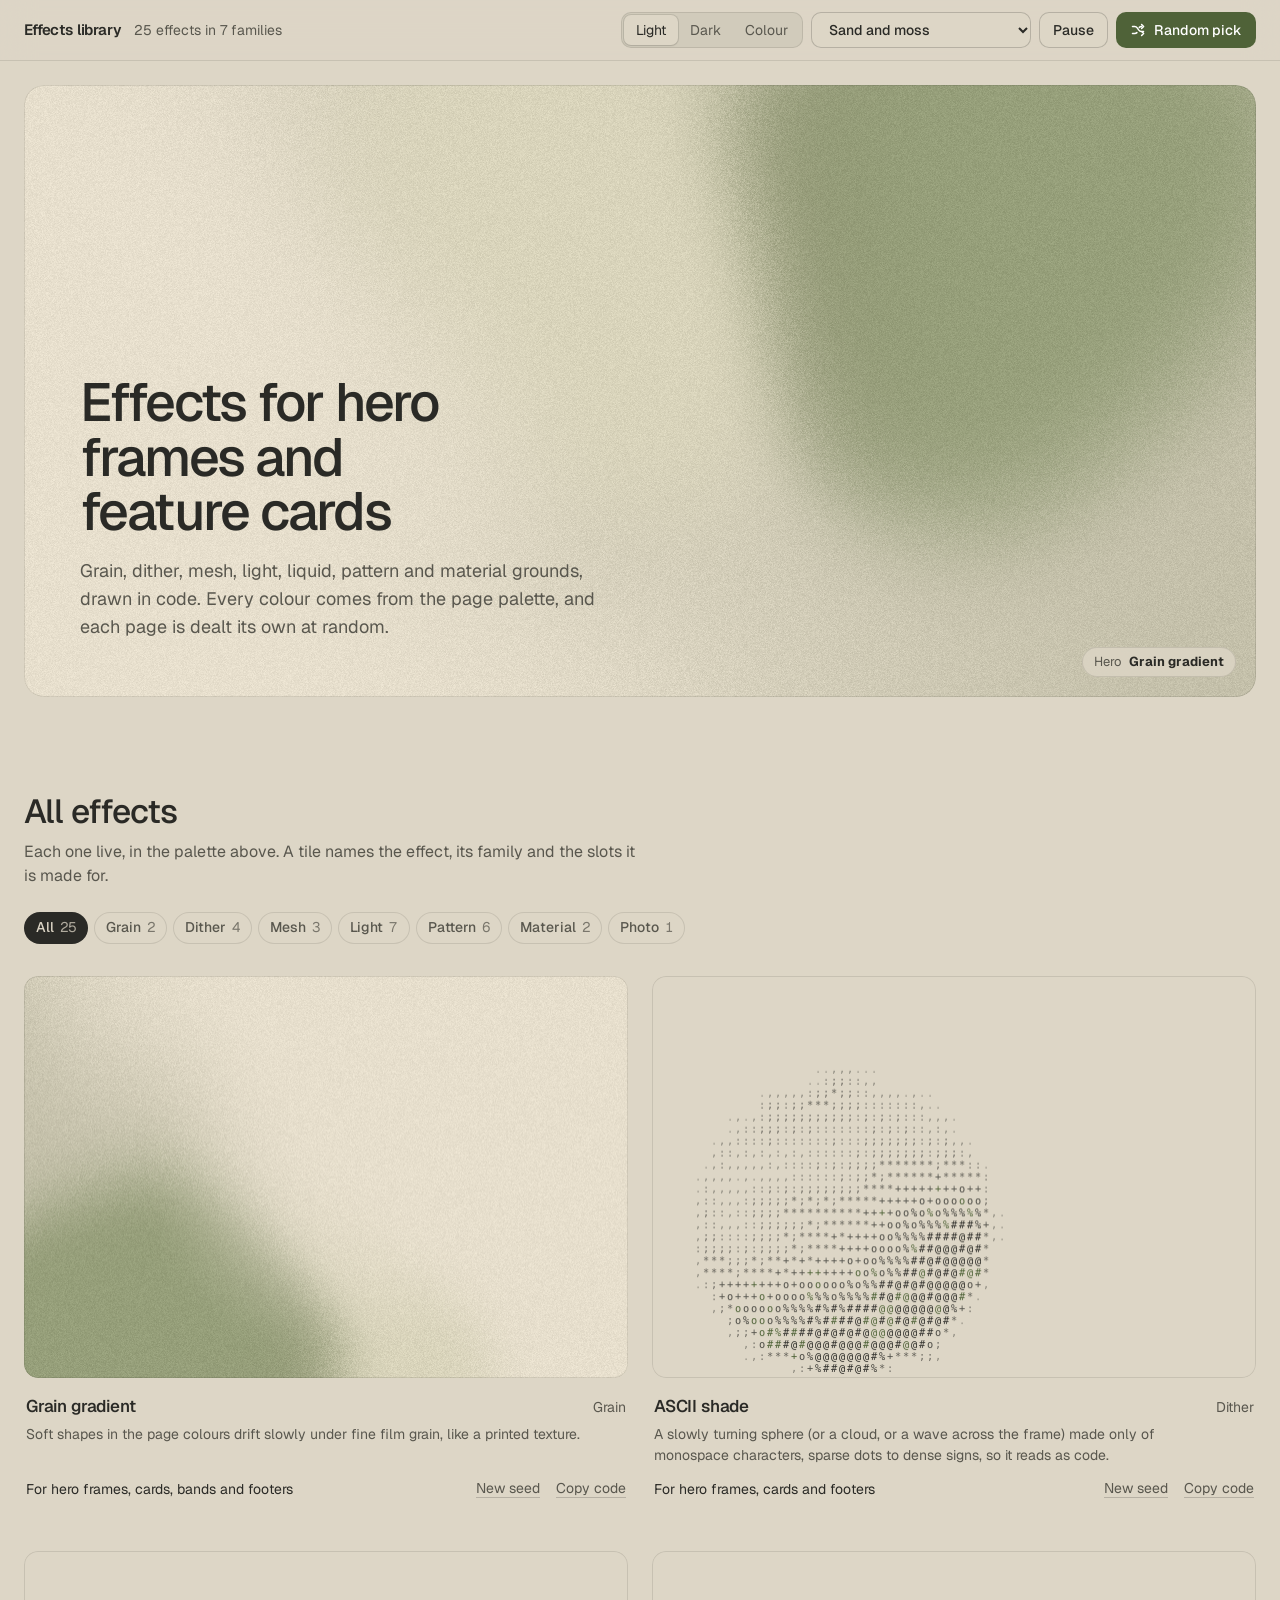
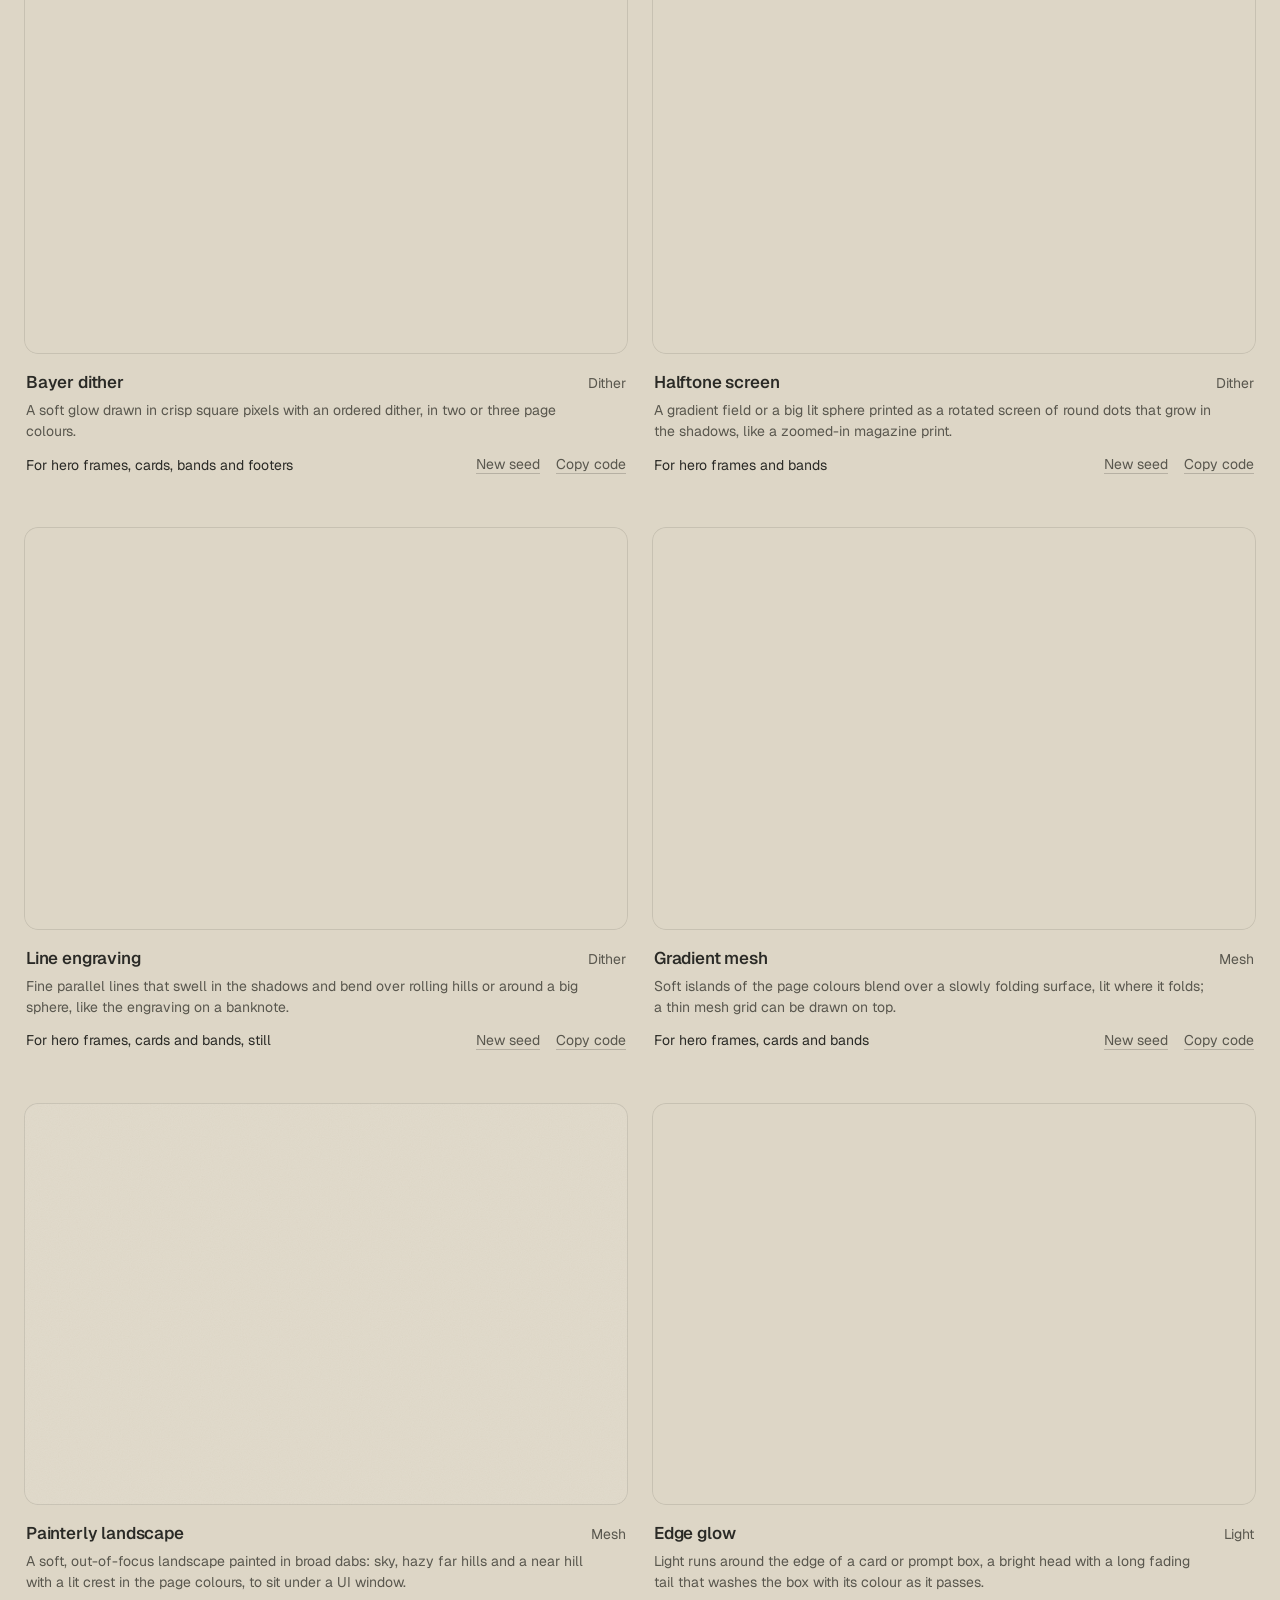
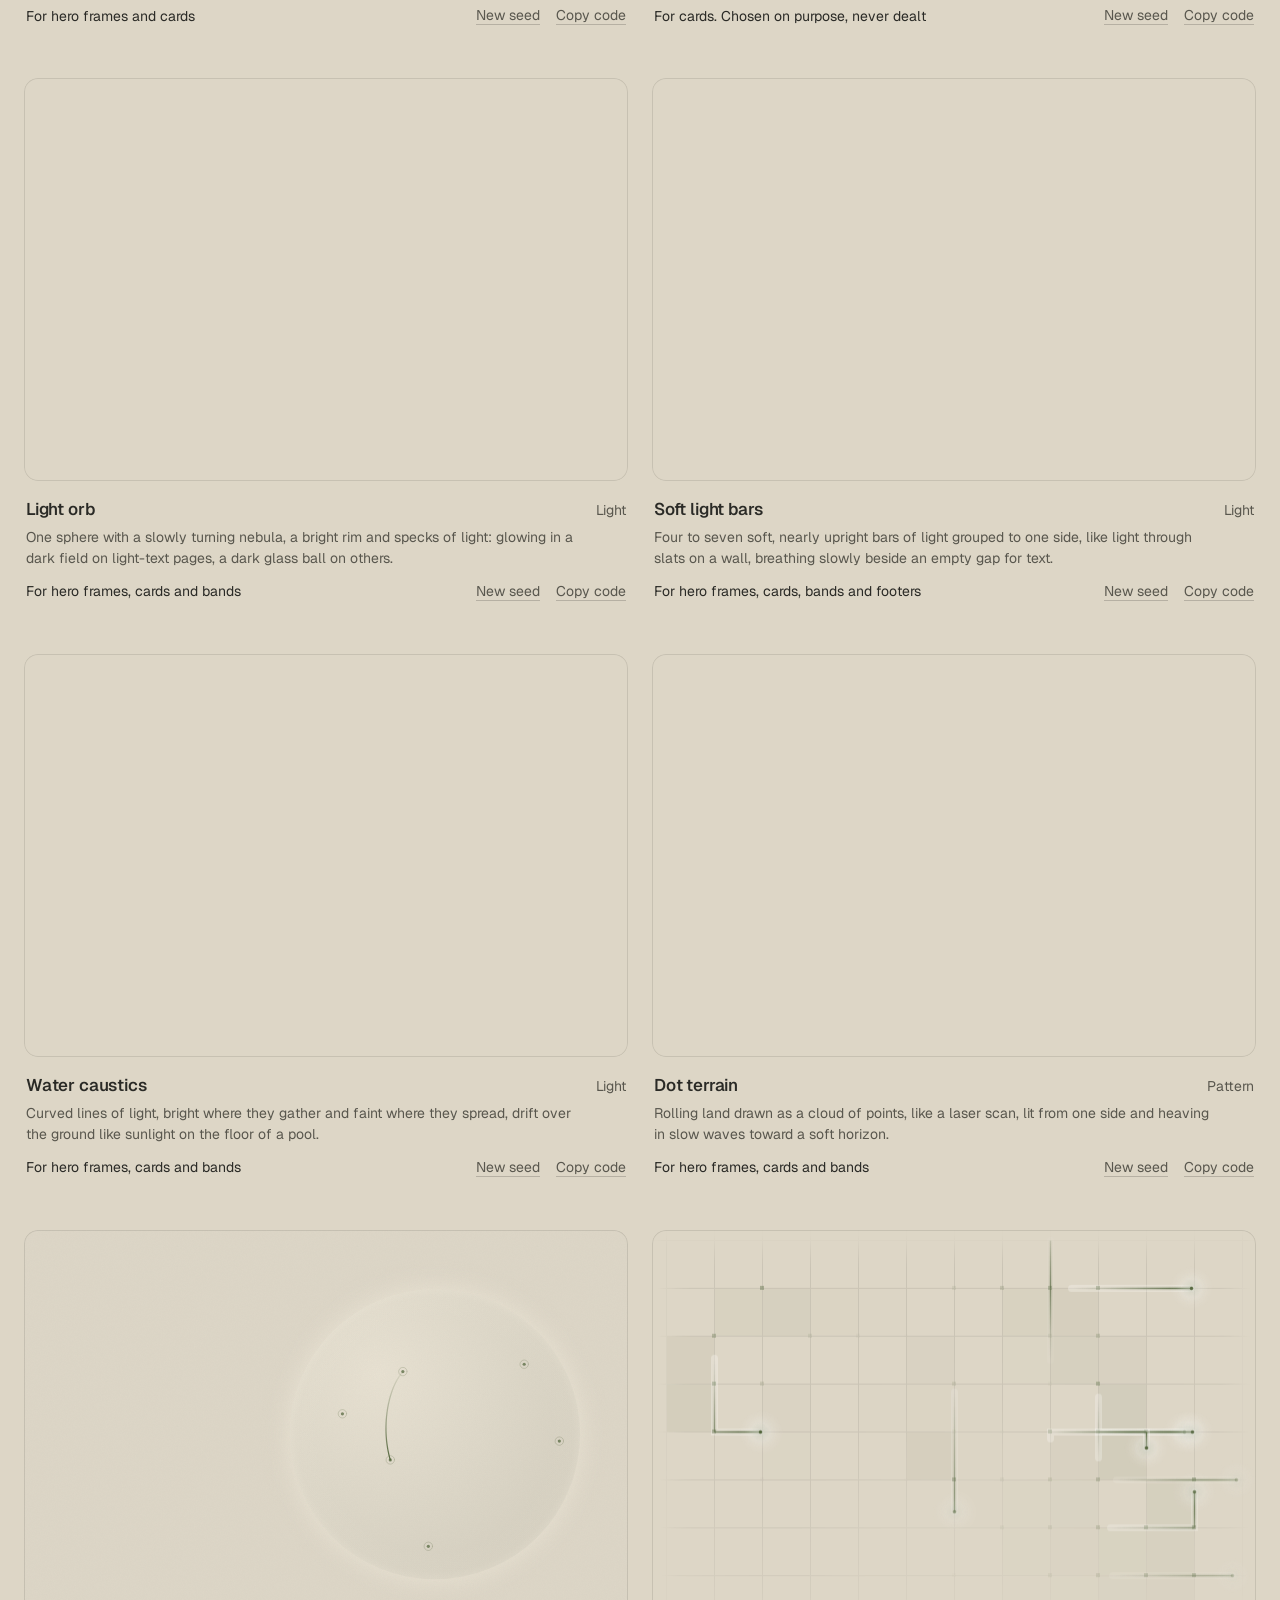
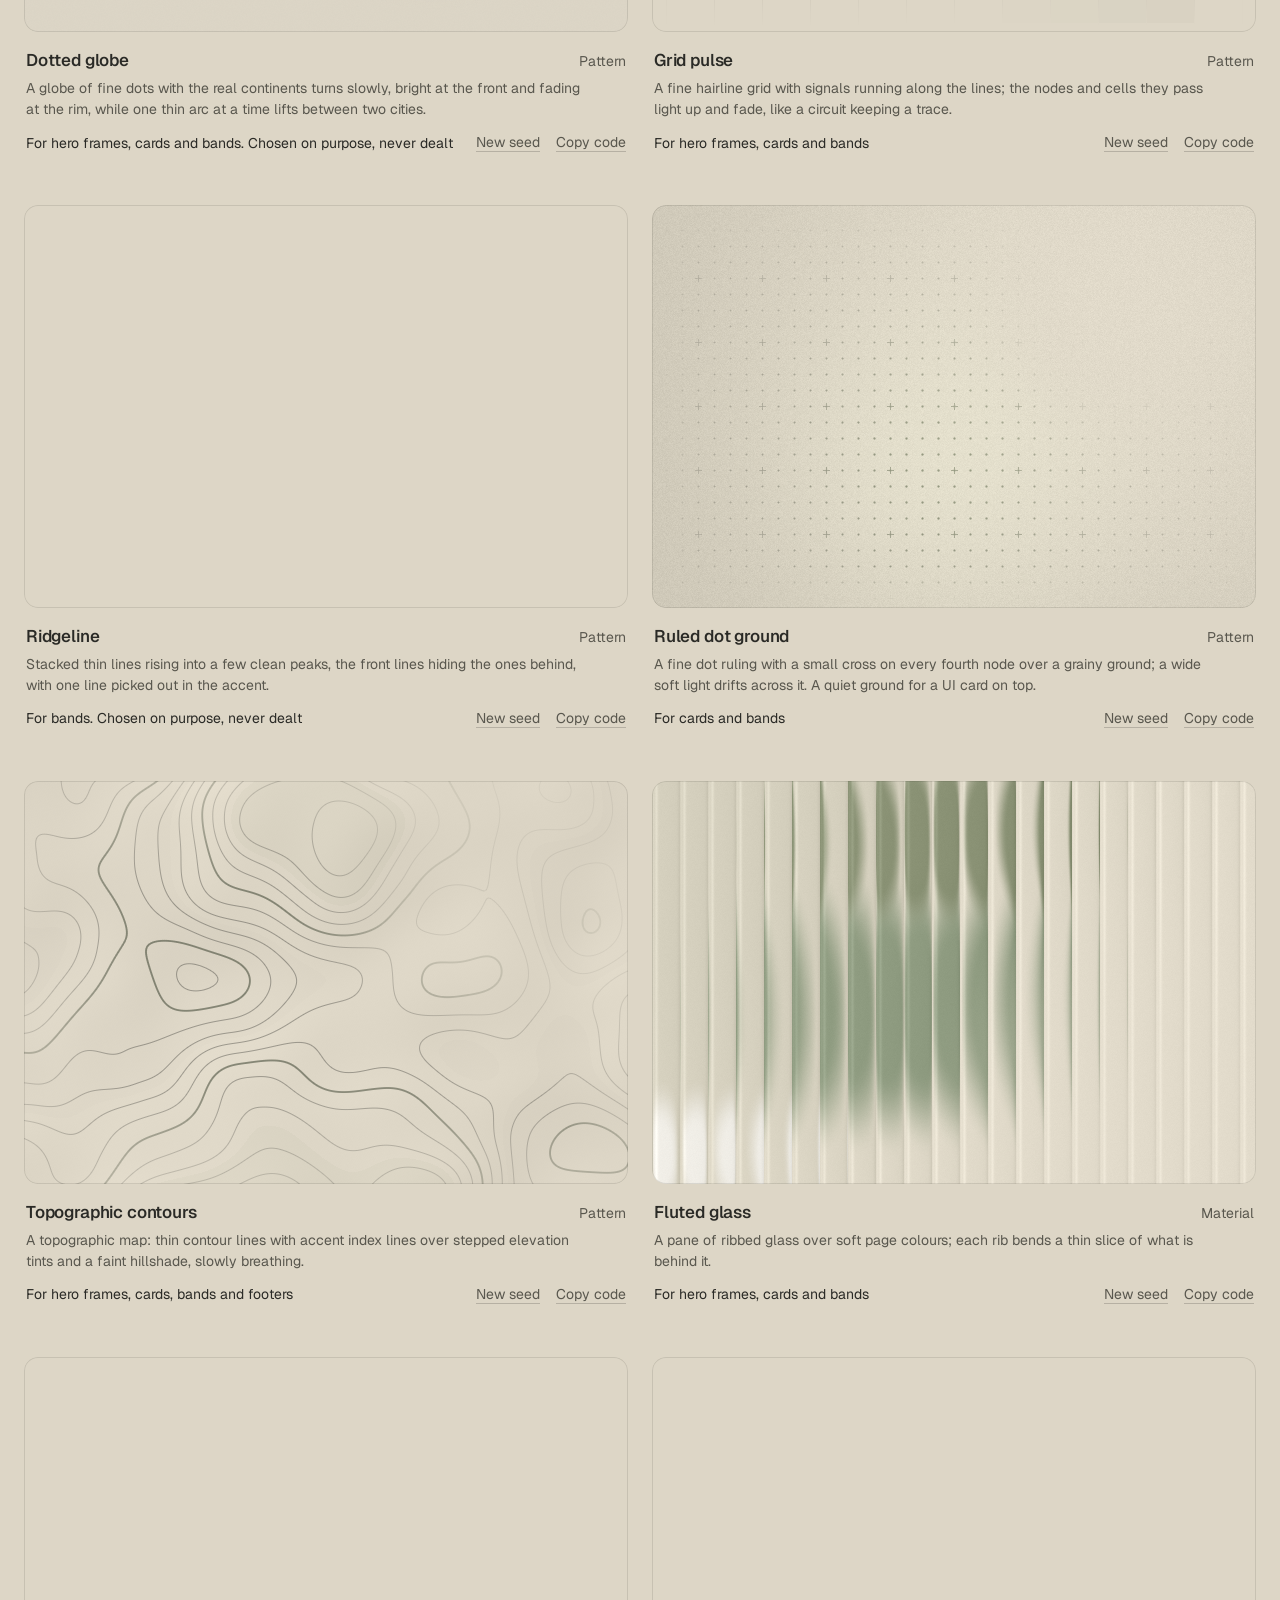
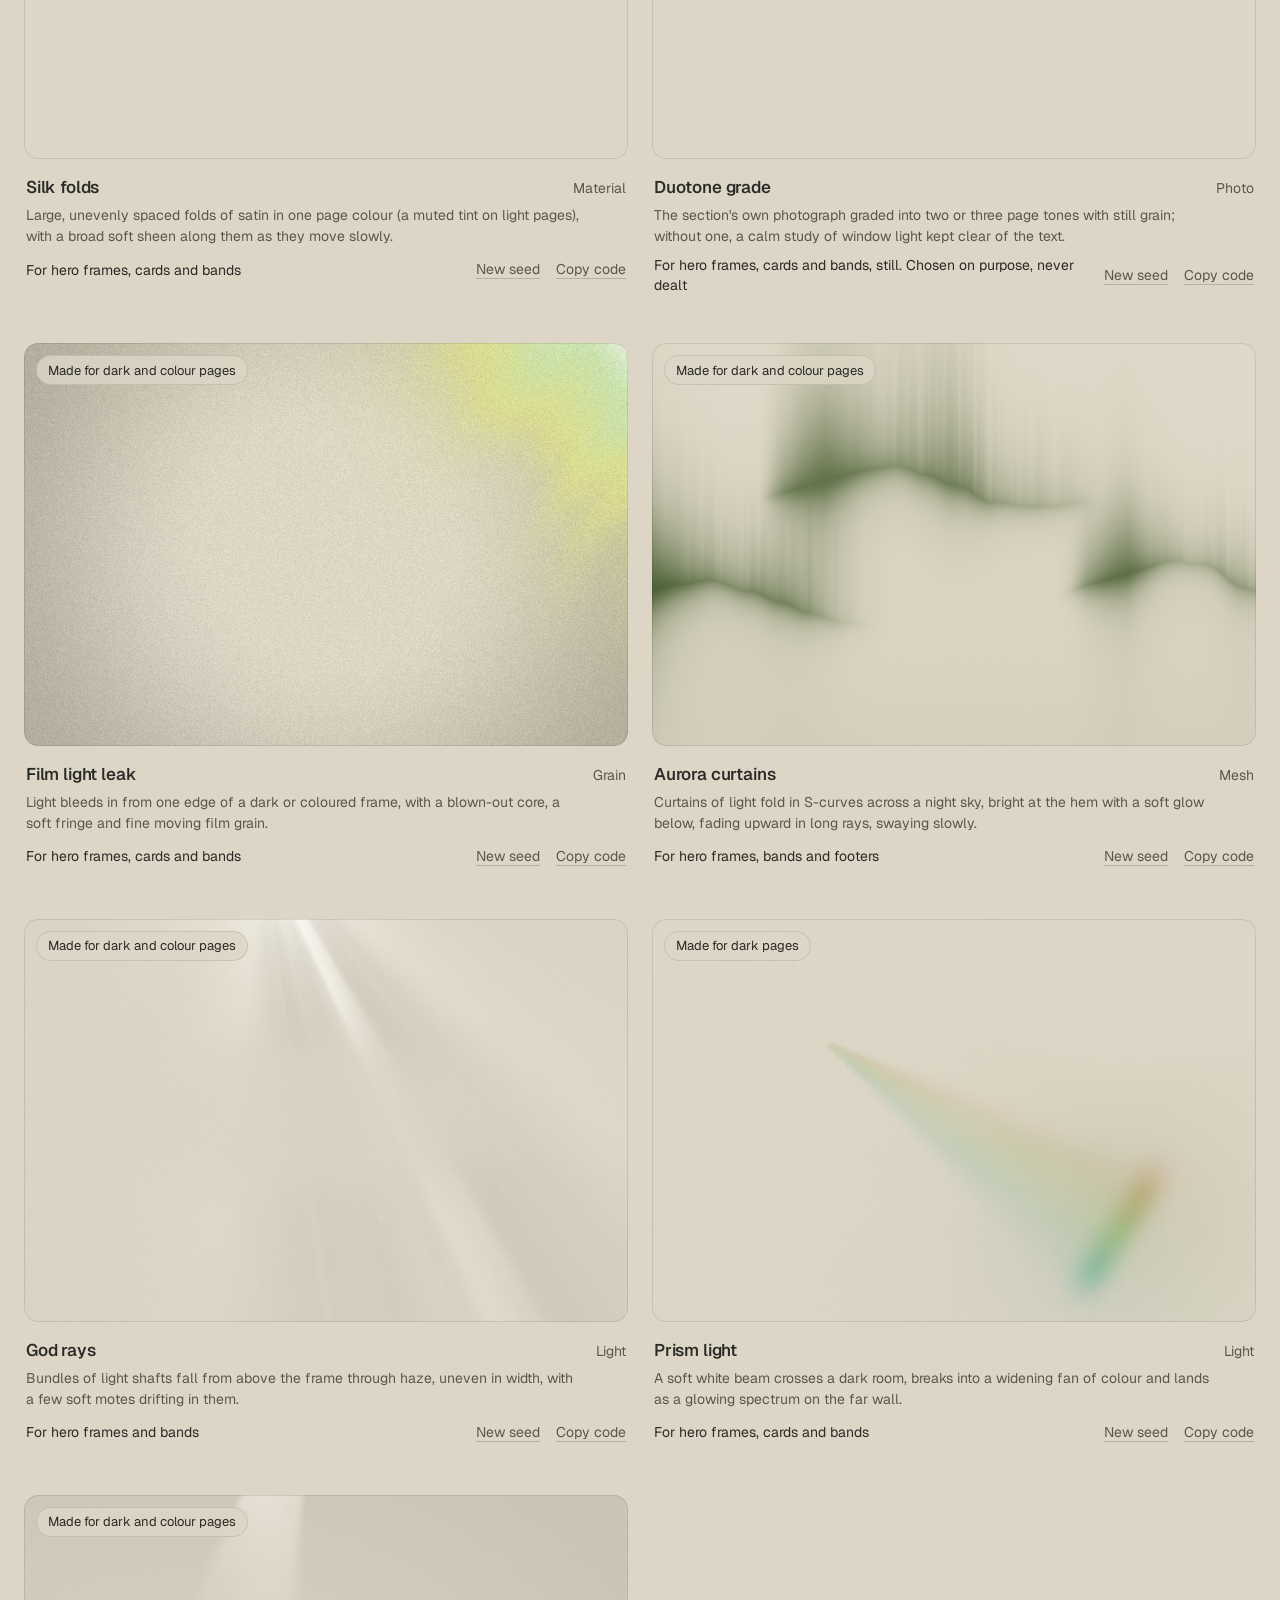
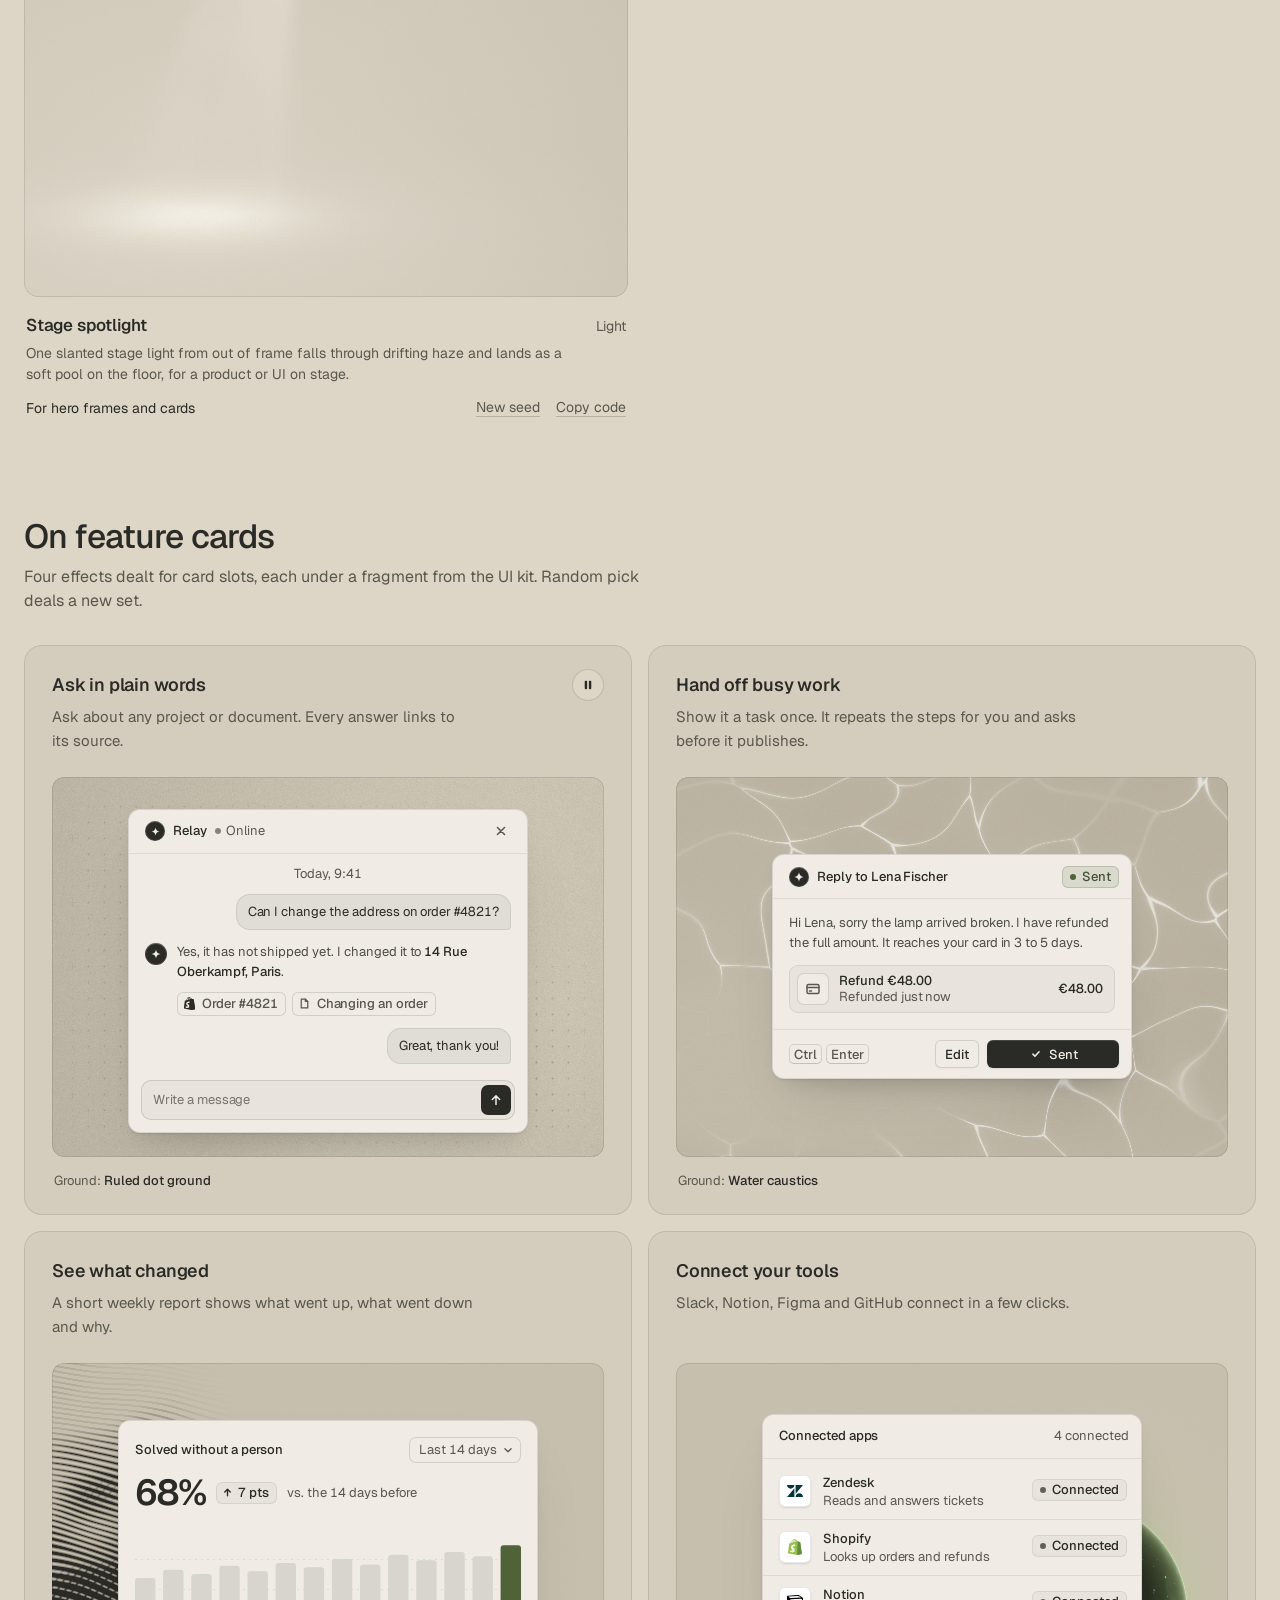
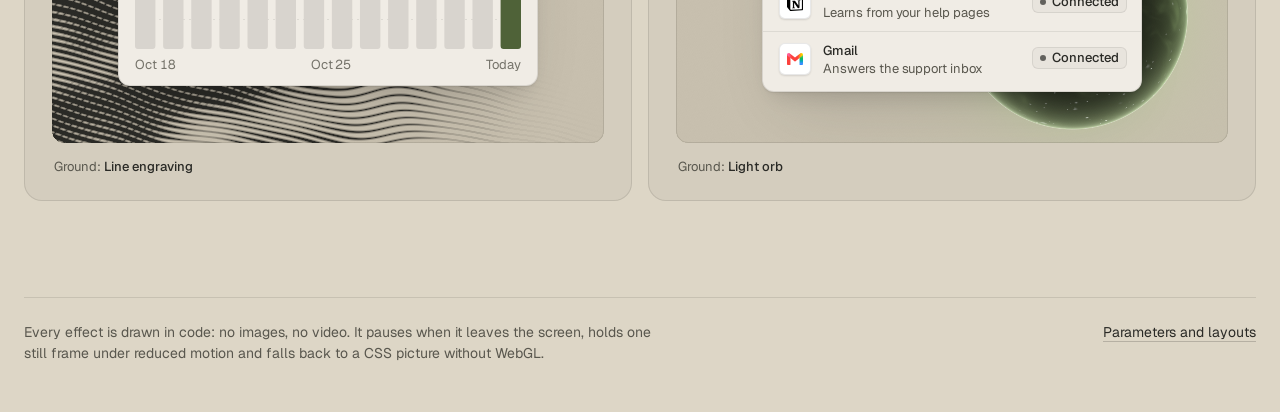
<file: .agents/skills/design-taste-frontend/assets/effects/gallery.html>
<!doctype html>
<html lang="en">
<head>
<script>window.__tpGlMax = 16;   /* a gallery shows many live effects at once; a page of a site keeps the default 4 (fx.js) */</script>
<meta charset="utf-8">
<meta name="viewport" content="width=device-width, initial-scale=1">
<title>Effects library</title>
<meta name="description" content="Effects drawn in code for hero frames, feature cards and bands, in the page palette.">
<link rel="icon" href="data:,">
<link rel="preconnect" href="https://fonts.googleapis.com">
<link rel="preconnect" href="https://fonts.gstatic.com" crossorigin>
<link href="https://fonts.googleapis.com/css2?family=Geist:wght@100..900&family=Geist+Mono:wght@100..900&display=swap" rel="stylesheet">
<style>
  /* the page palette; the script sets these from the palette switcher */
  :root {
    --bg: #ddd6c6; --surface: #d2cab8; --ink: #2a2a26; --muted: #59574e; --accent: #4f6238; --accent-ink: #ffffff;
    --card: #d2cab8; --panel: #cbc3b1; --win: #eeebe3; --win-surface: #e4e0d6;
    color-scheme: light;
  }
  @media (prefers-color-scheme: dark) {
    :root:not([data-theme="light"]) {
      --bg: #0a0d14; --surface: #131824; --ink: #e9edf3; --muted: #8891a1; --accent: #5ab9fc; --accent-ink: #0a0d14;
      --card: #131824; --panel: #0a0d14; --win: #1d2230; --win-surface: #262c3b;
      color-scheme: dark;
    }
  }
  :root[data-theme="dark"] {
    --bg: #0a0d14; --surface: #131824; --ink: #e9edf3; --muted: #8891a1; --accent: #5ab9fc; --accent-ink: #0a0d14;
    --card: #131824; --panel: #0a0d14; --win: #1d2230; --win-surface: #262c3b;
    color-scheme: dark;
  }
  :root {
    --line: color-mix(in oklab, var(--ink) 12%, transparent);
    --line-2: color-mix(in oklab, var(--ink) 22%, transparent);
    --chip: color-mix(in oklab, var(--ink) 6%, var(--bg));
    --font: "Geist", ui-sans-serif, system-ui, -apple-system, "Segoe UI", Roboto, "Helvetica Neue", Arial, sans-serif;
    --mono: "Geist Mono", ui-monospace, "SFMono-Regular", Consolas, monospace;
    --wrap: 1320px;
    --gut: 24px;
  }
  * { box-sizing: border-box; }
  html { -webkit-text-size-adjust: 100%; scroll-behavior: smooth; }
  @media (prefers-reduced-motion: reduce) { html { scroll-behavior: auto; } }
  body {
    margin: 0; background: var(--bg); color: var(--ink);
    font: 15px/1.5 var(--font); -webkit-font-smoothing: antialiased; font-feature-settings: "ss01" 0;
    overflow-x: hidden;
  }
  button, select { font: inherit; color: inherit; }
  :focus-visible { outline: 2px solid var(--accent); outline-offset: 2px; }
  .wrap { max-width: calc(var(--wrap) + 2 * var(--gut)); margin: 0 auto; padding: 0 var(--gut); }

  /* top bar */
  .top { position: sticky; top: 0; z-index: 50; background: color-mix(in oklab, var(--bg) 86%, transparent);
    backdrop-filter: blur(16px) saturate(1.2); -webkit-backdrop-filter: blur(16px) saturate(1.2); border-bottom: 1px solid var(--line); }
  .top-in { display: flex; align-items: center; gap: 12px 8px; padding-top: 12px; padding-bottom: 12px; }
  .top-in .controls { margin-left: auto; }
  .brand { display: flex; align-items: baseline; gap: 12px; min-width: 0; }
  .brand b { font-size: 15px; font-weight: 600; letter-spacing: -0.01em; white-space: nowrap; }
  .brand span { color: var(--muted); font-size: 14px; white-space: nowrap; }
  .controls { display: flex; align-items: center; gap: 8px; flex-wrap: wrap; }
  .seg { display: inline-flex; padding: 3px; border-radius: 10px; background: var(--chip); box-shadow: inset 0 0 0 1px var(--line); }
  .seg button { height: 30px; border: 0; background: transparent; padding: 0 12px; border-radius: 7px; cursor: pointer; color: var(--muted); font-size: 14px; }
  .seg button[aria-pressed="true"] { background: var(--bg); color: var(--ink); box-shadow: 0 0 0 1px var(--line), 0 1px 2px rgb(0 0 0 / 0.08); }
  .btn, .select {
    height: 36px; padding: 0 14px; border-radius: 10px; border: 0; background: var(--bg); color: var(--ink);
    box-shadow: inset 0 0 0 1px var(--line-2); cursor: pointer; display: inline-flex; align-items: center; gap: 8px;
    font-size: 14px; font-weight: 500; white-space: nowrap;
  }
  .btn:hover, .select:hover { box-shadow: inset 0 0 0 1px color-mix(in oklab, var(--ink) 38%, transparent); }
  .btn--primary { background: var(--accent); color: var(--accent-ink); box-shadow: none; }
  .btn--primary:hover { box-shadow: none; background: color-mix(in oklab, var(--accent) 88%, var(--ink)); }
  .btn svg { width: 16px; height: 16px; flex: none; }
  .select { max-width: 220px; padding-right: 10px; }

  /* hero: a dealt hero effect with text in its calm area */
  .hero { position: relative; margin-top: 24px; height: clamp(480px, 68vh, 660px); border-radius: 20px; overflow: hidden;
    display: flex; flex-direction: column; justify-content: flex-end; }
  .hero::after, .stage::after, .panel::after { content: ""; position: absolute; inset: 0; border-radius: inherit; box-shadow: inset 0 0 0 1px var(--line); pointer-events: none; z-index: 2; }
  .hero-copy { position: relative; z-index: 1; padding: 56px; max-width: 760px; }
  .hero h1 { max-width: 9.5em; margin: 0 0 18px; font-size: clamp(38px, 3.4vw + 10px, 62px); line-height: 1.02; letter-spacing: -0.035em; font-weight: 520; text-wrap: balance; }
  .hero p { margin: 0; max-width: 44ch; font-size: 18px; line-height: 28px; color: var(--muted); text-wrap: pretty; }
  .hero-tag { position: absolute; right: 20px; bottom: 20px; z-index: 3; }
  .tag { display: inline-flex; align-items: center; gap: 8px; height: 30px; padding: 0 12px; border-radius: 999px; font-size: 13px;
    background: color-mix(in oklab, var(--bg) 82%, transparent); color: var(--ink); box-shadow: inset 0 0 0 1px var(--line);
    backdrop-filter: blur(10px); -webkit-backdrop-filter: blur(10px); white-space: nowrap; }
  .tag span { color: var(--muted); }

  /* sections */
  section { padding-top: 96px; }
  .sec-head { display: flex; align-items: flex-end; justify-content: space-between; gap: 24px 48px; flex-wrap: wrap; margin-bottom: 32px; }
  .sec-head h2 { margin: 0 0 10px; font-size: clamp(28px, 1.2vw + 18px, 36px); line-height: 1.1; letter-spacing: -0.025em; font-weight: 520; }
  .sec-head p { margin: 0; color: var(--muted); max-width: 56ch; font-size: 16px; line-height: 24px; text-wrap: pretty; }
  .filters { display: flex; flex-wrap: wrap; gap: 6px; }
  .filters button { height: 32px; padding: 0 12px; border-radius: 999px; border: 0; cursor: pointer; font-size: 14px; color: var(--muted);
    background: transparent; box-shadow: inset 0 0 0 1px var(--line); }
  .filters button b { font-weight: 500; }
  .filters button span { margin-left: 6px; font-variant-numeric: tabular-nums; opacity: 0.75; }
  .filters button[aria-pressed="true"] { background: var(--ink); color: var(--bg); box-shadow: none; }

  /* the grid of every effect: one size of tile, labels under the picture */
  .grid { display: grid; grid-template-columns: repeat(2, minmax(0, 1fr)); gap: 48px 24px; }
  .tile { min-width: 0; display: flex; flex-direction: column; }
  .tile[hidden] { display: none; }
  .stage { position: relative; aspect-ratio: 3 / 2; border-radius: 14px; overflow: hidden; background: var(--bg); }
  .badge { position: absolute; top: 12px; left: 12px; z-index: 3; }
  .info { padding: 16px 2px 0; display: grid; gap: 6px; }
  .info-top { display: flex; align-items: baseline; justify-content: space-between; gap: 16px; }
  .info h3 { margin: 0; font-size: 17px; line-height: 24px; font-weight: 560; letter-spacing: -0.01em; }
  .fam { flex: none; font-size: 14px; color: var(--muted); }
  .look { margin: 0; color: var(--muted); font-size: 14px; line-height: 21px; max-width: 62ch; min-height: 42px;
    display: -webkit-box; -webkit-line-clamp: 2; -webkit-box-orient: vertical; overflow: hidden; }
  .info-foot { display: flex; align-items: center; justify-content: space-between; gap: 16px; margin-top: 2px; }
  .for { margin: 0; font-size: 14px; line-height: 20px; }
  .links { flex: none; display: flex; gap: 16px; }
  .links button { border: 0; background: none; padding: 4px 0; cursor: pointer; font-size: 14px; color: var(--muted);
    text-decoration: underline; text-decoration-color: var(--line-2); text-underline-offset: 4px; }
  .links button:hover { color: var(--ink); text-decoration-color: currentColor; }

  /* feature cards: an effect ground in the inset panel and a UI fragment on top */
  .cards { display: grid; grid-template-columns: repeat(2, minmax(0, 1fr)); gap: 16px; }
  .card { background: var(--card); border-radius: 18px; padding: 28px 28px 24px; box-shadow: inset 0 0 0 1px var(--line); display: flex; flex-direction: column; min-width: 0; }
  .card h3 { margin: 0 0 8px; font-size: 18px; line-height: 24px; font-weight: 560; letter-spacing: -0.01em; }
  .card > p:not(.ground) { margin: 0; color: var(--muted); font-size: 15px; line-height: 24px; max-width: 44ch; min-height: 48px; text-wrap: pretty; }
  .panel { position: relative; margin-top: 24px; height: 380px; border-radius: 12px; overflow: hidden; display: grid; place-items: center; padding: 32px; }
  .panel--bleed { place-items: end center; padding-bottom: 0; }
  .panel--bleed > .slot { margin-bottom: -48px; }
  .slot { position: relative; z-index: 1; max-width: 100%;
    --ui-font: var(--font); --ui-mono: var(--mono); --ui-radius: 12px;
    --fx-bg: var(--win); --fx-surface: var(--win-surface); --fx-ink: var(--ink); --fx-muted: var(--muted);
    --fx-accent: var(--accent); --fx-accent-ink: var(--accent-ink); }
  .ground { margin: 14px 2px 0; font-size: 13px; line-height: 20px; color: var(--muted); }
  .ground b { font-weight: 500; color: var(--ink); }

  .foot { padding-top: 96px; padding-bottom: 48px; }
  .foot-in > div { border-top: 1px solid var(--line); padding-top: 24px; display: flex; justify-content: space-between; gap: 16px 48px; flex-wrap: wrap; color: var(--muted); font-size: 14px; }
  .foot-in p { margin: 0; max-width: 72ch; }
  .foot a { color: var(--ink); text-underline-offset: 4px; text-decoration-color: var(--line-2); }
  .empty { padding: 64px 0; color: var(--muted); }

  .toast { position: fixed; left: 50%; bottom: 24px; z-index: 60; transform: translate(-50%, 16px); opacity: 0; pointer-events: none;
    max-width: calc(100vw - 32px); padding: 10px 16px; border-radius: 12px; background: var(--ink); color: var(--bg); font-size: 14px;
    transition: opacity .2s ease, transform .2s ease; }
  .toast.on { opacity: 1; transform: translate(-50%, 0); }

  @media (max-width: 1080px) {
    .hero-copy { padding: 40px; }
  }
  @media (max-width: 860px) {
    .grid, .cards { grid-template-columns: minmax(0, 1fr); }
    .grid { gap: 40px; }
  }
  @media (max-width: 720px) {
    :root { --gut: 16px; }
    .top { position: static; }
    .brand span, .select { display: none; }
    .top-in { display: grid; grid-template-columns: 1fr auto; grid-template-areas: "brand deal" "controls controls"; }
    .brand { grid-area: brand; }
    #deal { grid-area: deal; }
    .top-in .controls { grid-area: controls; margin-left: 0; flex-wrap: nowrap; }
    .seg { flex: 1; }
    .seg button { flex: 1; }
    .hero { margin-top: 16px; height: 560px; border-radius: 16px; }
    .hero-copy { padding: 28px 24px 72px; }
    .hero p { font-size: 16px; line-height: 24px; }
    .hero-tag { left: 24px; right: auto; bottom: 20px; }
    section { padding-top: 72px; }
    .card { padding: 20px; }
    .panel { height: 340px; padding: 20px 16px; }
    .info-foot { flex-wrap: wrap; }
  }
</style>
</head>
<body>
<header class="top">
  <div class="wrap top-in">
    <div class="brand"><b>Effects library</b><span id="count"></span></div>
    <div class="controls">
      <div class="seg" role="group" aria-label="Palette kind">
        <button type="button" data-kind="light">Light</button>
        <button type="button" data-kind="dark">Dark</button>
        <button type="button" data-kind="colour">Colour</button>
      </div>
      <select class="select" id="pal" aria-label="Palette"></select>
      <button type="button" class="btn" id="pause" aria-pressed="false">Pause</button>
    </div>
    <button type="button" class="btn btn--primary" id="deal">
        <svg viewBox="0 0 16 16" aria-hidden="true"><path d="M2.5 4.5h2.2c1.2 0 2 .6 2.7 1.6l1.2 1.8c.7 1 1.5 1.6 2.7 1.6h2.2M11.6 2.5l2 2-2 2M2.5 11.5h2.2c.9 0 1.6-.3 2.2-.9M11.6 9.5l2 2-2 2M9.3 5.4c.6-.6 1.3-.9 2.1-.9" fill="none" stroke="currentColor" stroke-width="1.5" stroke-linecap="round" stroke-linejoin="round"/></svg>
        Random pick
    </button>
  </div>
</header>

<main>
  <div class="wrap">
    <div class="hero" id="hero">
      <div class="hero-copy">
        <h1>Effects for hero frames and feature cards</h1>
        <p id="lede">Grain, dither, mesh, light, liquid, pattern and material grounds, drawn in code. Every colour comes from the page palette, and each page is dealt its own at random.</p>
      </div>
      <div class="hero-tag"><span class="tag" id="hero-tag"><span>Hero</span> <b></b></span></div>
    </div>
  </div>

  <section id="all">
    <div class="wrap">
      <div class="sec-head">
        <div>
          <h2>All effects</h2>
          <p>Each one live, in the palette above. A tile names the effect, its family and the slots it is made for.</p>
        </div>
        <div class="filters" id="filters" role="group" aria-label="Family"></div>
      </div>
      <div class="grid" id="grid"></div>
    </div>
  </section>

  <section id="cards">
    <div class="wrap">
      <div class="sec-head">
        <div>
          <h2>On feature cards</h2>
          <p>Four effects dealt for card slots, each under a fragment from the UI kit. Random pick deals a new set.</p>
        </div>
      </div>
      <div class="cards">
        <article class="card">
          <h3>Ask in plain words</h3>
          <p>Ask about any project or document. Every answer links to its source.</p>
          <div class="panel" data-card="0"><div class="slot" data-ui-load="chat"></div></div>
          <p class="ground">Ground: <b></b></p>
        </article>
        <article class="card">
          <h3>Hand off busy work</h3>
          <p>Show it a task once. It repeats the steps for you and asks before it publishes.</p>
          <div class="panel" data-card="1"><div class="slot" data-ui-load="cursor"></div></div>
          <p class="ground">Ground: <b></b></p>
        </article>
        <article class="card">
          <h3>See what changed</h3>
          <p>A short weekly report shows what went up, what went down and why.</p>
          <div class="panel" data-card="2"><div class="slot" data-ui-load="stat"></div></div>
          <p class="ground">Ground: <b></b></p>
        </article>
        <article class="card">
          <h3>Connect your tools</h3>
          <p>Slack, Notion, Figma and GitHub connect in a few clicks.</p>
          <div class="panel" data-card="3"><div class="slot" data-ui-load="integrations"></div></div>
          <p class="ground">Ground: <b></b></p>
        </article>
      </div>
    </div>
  </section>

  <footer class="foot">
    <div class="wrap foot-in"><div>
      <p>Every effect is drawn in code: no images, no video. It pauses when it leaves the screen, holds one still frame under reduced motion and falls back to a CSS picture without WebGL.</p>
      <p><a id="lab" href="lab.html">Parameters and layouts</a></p>
    </div></div>
  </footer>
</main>
<div class="toast" id="toast" role="status" aria-live="polite"></div>

<script id="paths" type="application/json">{"fx": "./", "ui": "../ui/"}</script>
<script id="palettes" type="application/json">[{"id":"white-link-blue","name":"Sheet and biro","bg":"#ffffff","surface":"#f4f4f4","ink":"#111111","muted":"#6b6b6b","accent":"#1a4be0","accentInk":"#ffffff"},{"id":"cool-white-slate","name":"Frost and slate","bg":"#f7f9fa","surface":"#ecf0f2","ink":"#1f3038","muted":"#5d6b72","accent":"#0d7480","accentInk":"#ffffff"},{"id":"rose-grey-green","name":"Rose grey, green","bg":"#ebe5e3","surface":"#e1dad7","ink":"#2b2622","muted":"#6a615d","accent":"#0f7d45","accentInk":"#ffffff"},{"id":"paper-grey-brass","name":"Newsprint and brass","bg":"#e8e8e3","surface":"#dcdcd6","ink":"#181715","muted":"#63625c","accent":"#bfb21a","accentInk":"#181715"},{"id":"stone-blueprint","name":"Stone and blueprint","bg":"#dfdedb","surface":"#d3d2ce","ink":"#26251e","muted":"#5f5d55","accent":"#2456d6","accentInk":"#ffffff"},{"id":"white-navy-tab","name":"Navy on white","bg":"#ffffff","surface":"#f4f4f2","ink":"#1f2b4d","muted":"#6a7186","accent":"#f7941d","accentInk":"#1f2b4d"},{"id":"three-stones","name":"Three stones","bg":"#eeecea","surface":"#e4e1dd","ink":"#333231","muted":"#6b6763","accent":"#5c6b54","accentInk":"#ffffff"},{"id":"putty-black-teal","name":"Putty and black","bg":"#dedad3","surface":"#d3cec6","ink":"#0a0a0a","muted":"#5c5852","accent":"#256f82","accentInk":"#ffffff"},{"id":"moss-sand","name":"Sand and moss","bg":"#ddd6c6","surface":"#d2cab8","ink":"#2a2a26","muted":"#59574e","accent":"#4f6238","accentInk":"#ffffff"},{"id":"green-mat-chocolate","name":"Bone, green, chocolate","bg":"#e5e1d8","surface":"#dad5ca","ink":"#2a1d17","muted":"#6b5b51","accent":"#456f3a","accentInk":"#ffffff"},{"id":"lunar-grey-bronze","name":"Lunar and bronze","bg":"#111111","surface":"#1c1c1c","ink":"#f2f2f2","muted":"#8f8f8f","accent":"#a08672","accentInk":"#111111"},{"id":"blue-black-cornflower","name":"Night and sky blue","bg":"#0a0d14","surface":"#131824","ink":"#e9edf3","muted":"#8891a1","accent":"#5ab9fc","accentInk":"#0a0d14"},{"id":"green-black-bone","name":"Green-black and bone","bg":"#161c1a","surface":"#1f2725","ink":"#e3e2da","muted":"#8e948d","accent":"#9fc7b8","accentInk":"#161c1a"},{"id":"black-crimson","name":"Black and crimson","bg":"#0a0a0a","surface":"#151515","ink":"#efefef","muted":"#8c8c8c","accent":"#b11226","accentInk":"#ffffff"},{"id":"forest-pale-lime","name":"Forest and lime","bg":"#0f1f10","surface":"#162a17","ink":"#ffffff","muted":"#9aa39a","accent":"#c6f19d","accentInk":"#0f1f10"},{"id":"charcoal-room-sage","name":"Charcoal and sage","bg":"#1c1c1c","surface":"#262626","ink":"#f1f1ef","muted":"#9a9b96","accent":"#8fa68e","accentInk":"#1c1c1c"},{"id":"warm-black-gold","name":"Warm black, gold","bg":"#0c0a08","surface":"#181512","ink":"#ffffff","muted":"#8f8a84","accent":"#c9a45a","accentInk":"#0c0a08"},{"id":"graphite-safety-orange","name":"Graphite and orange","bg":"#18191b","surface":"#222427","ink":"#eff0f1","muted":"#9c9ea3","accent":"#ff4a1f","accentInk":"#18191b"},{"id":"soot-pale-lime","name":"Soot and lime","bg":"#0f0f0f","surface":"#1a1a1a","ink":"#ffffff","muted":"#8f8f8f","accent":"#dafa9c","accentInk":"#0f0f0f"},{"id":"plum-black-pink","name":"Plum-black and pink","bg":"#0d060b","surface":"#1b0e17","ink":"#ffffff","muted":"#9a8f97","accent":"#ff488b","accentInk":"#0d060b"},{"id":"white-signal-red","name":"Signal red, white","bg":"#ffffff","surface":"#f2f2f2","ink":"#0a0a0a","muted":"#6b6b6b","accent":"#d92b21","accentInk":"#ffffff"},{"id":"white-mint-tiles","name":"Greys and mint","bg":"#ffffff","surface":"#f3f3f3","ink":"#232323","muted":"#6e6e6e","accent":"#a1ffcb","accentInk":"#232323"},{"id":"cool-grey-cobalt","name":"Cool grey, cobalt","bg":"#eef0f3","surface":"#e2e5ea","ink":"#0b0c0e","muted":"#5d6470","accent":"#1f2de6","accentInk":"#ffffff"},{"id":"offwhite-bottle-yellow","name":"Bottle ink, yellow","bg":"#f7f7f7","surface":"#ebebeb","ink":"#0d2a1c","muted":"#5f6b64","accent":"#f6e016","accentInk":"#0d2a1c"},{"id":"teal-on-paper","name":"Teal on paper","bg":"#f7f9f8","surface":"#ebf0ee","ink":"#06525c","muted":"#2f737d","accent":"#06525c","accentInk":"#f7f9f8"},{"id":"navy-pink","name":"Navy and pink","bg":"#1a2039","surface":"#212846","ink":"#f9a3c0","muted":"#b9879c","accent":"#f9a3c0","accentInk":"#1a2039"},{"id":"blush-aubergine","name":"Blush and aubergine","bg":"#edccbe","surface":"#e8c2b2","ink":"#351a2b","muted":"#6c4857","accent":"#351a2b","accentInk":"#edccbe"},{"id":"cobalt-on-sand","name":"Cobalt on sand","bg":"#e6dbc7","surface":"#ddd0b9","ink":"#062b8a","muted":"#3a5aa8","accent":"#062b8a","accentInk":"#e6dbc7"},{"id":"oxblood-grey","name":"Oxblood and grey","bg":"#e2e2e2","surface":"#d6d6d6","ink":"#7d0c14","muted":"#7a4a4e","accent":"#7d0c14","accentInk":"#e2e2e2"},{"id":"olive-on-bone","name":"Olive on bone","bg":"#ecebe7","surface":"#e1dfd9","ink":"#38450f","muted":"#5d683a","accent":"#38450f","accentInk":"#ecebe7"},{"id":"burgundy-bubblegum","name":"Burgundy and bubblegum","bg":"#3d0012","surface":"#4d0519","ink":"#ff99d3","muted":"#c77aa0","accent":"#ff99d3","accentInk":"#3d0012"},{"id":"bottle-green-gold","name":"Bottle green, gold","bg":"#133621","surface":"#1a4429","ink":"#f4d96c","muted":"#b3a55e","accent":"#f4d96c","accentInk":"#133621"},{"id":"cobalt-field","name":"Cobalt field","bg":"#0034eb","surface":"#002fd6","ink":"#ffffff","muted":"#dfe4f2","accent":"#e9e34a","accentInk":"#111111"},{"id":"mustard-field","name":"Mustard and black","bg":"#e1ac10","surface":"#cd9d0f","ink":"#0b0b0b","muted":"#4d3d0a","accent":"#24338f","accentInk":"#ffffff"},{"id":"carmine-field","name":"Carmine field","bg":"#9c1220","surface":"#8a101c","ink":"#ffffff","muted":"#f0b9bd","accent":"#ffd9dc","accentInk":"#9c1220"},{"id":"pink-field-lime","name":"Bubblegum and lime","bg":"#ff87ab","surface":"#ff739d","ink":"#0a0a0a","muted":"#6b1f3a","accent":"#def915","accentInk":"#0a0a0a"},{"id":"sky-field-navy","name":"Sky and navy","bg":"#6bb4ee","surface":"#7dbdf0","ink":"#0e1822","muted":"#1b3d5c","accent":"#ff5a1f","accentInk":"#0e1822"},{"id":"orange-field-black","name":"Orange and black","bg":"#ff7a1f","surface":"#ff8633","ink":"#050f16","muted":"#5a2306","accent":"#050f16","accentInk":"#ff7a1f"},{"id":"tobacco-olive","name":"Tobacco and olive","bg":"#472913","surface":"#55321a","ink":"#e4e0cf","muted":"#b39f84","accent":"#525e1b","accentInk":"#e4e0cf"},{"id":"poster-chapters","name":"Poster chapters","bg":"#e6e0d2","surface":"#dcd5c5","ink":"#1a1a1a","muted":"#5f5b52","accent":"#18bc42","accentInk":"#1a1a1a"},{"id":"blue-red-black","name":"Blue, red, black","bg":"#ffffff","surface":"#f3f3f3","ink":"#0a0a0a","muted":"#6b6b6b","accent":"#1f30e0","accentInk":"#ffffff"},{"id":"charcoal-primaries","name":"Charcoal and primaries","bg":"#191919","surface":"#242424","ink":"#ffffff","muted":"#9a9a9a","accent":"#0c7866","accentInk":"#ffffff"},{"id":"ultramarine-yellow","name":"Ultramarine and yellow","bg":"#1423b8","surface":"#1220a6","ink":"#ffffff","muted":"#e4e2d6","accent":"#1fc27a","accentInk":"#0a0a0a"},{"id":"candy-chapters","name":"Candy chapters","bg":"#ffd249","surface":"#f5c63c","ink":"#0a0a0a","muted":"#5e4a0a","accent":"#f53fd6","accentInk":"#0a0a0a"},{"id":"orange-sky-lime","name":"Orange, sky, lime","bg":"#ff8126","surface":"#ff8d3a","ink":"#111111","muted":"#5c2a05","accent":"#de194b","accentInk":"#ffffff"},{"id":"post-red-mustard","name":"Post red, mustard","bg":"#e2dccf","surface":"#d7d0c1","ink":"#2a1110","muted":"#6b524c","accent":"#4a6f84","accentInk":"#ffffff"},{"id":"mint-orange-grey","name":"Grey, mint, orange","bg":"#ffffff","surface":"#f5f5f5","ink":"#000000","muted":"#666666","accent":"#a7ff9c","accentInk":"#000000"},{"id":"report-blocks","name":"Report blocks","bg":"#ffffff","surface":"#f6f6f6","ink":"#000000","muted":"#5f5f5f","accent":"#fe7141","accentInk":"#000000"},{"id":"card-pastels","name":"Card pastels","bg":"#f7f7f5","surface":"#ebebe8","ink":"#000000","muted":"#666662","accent":"#d0106f","accentInk":"#ffffff"},{"id":"mint-pink-accounts","name":"Mint and pink","bg":"#f8f8f8","surface":"#eeeeee","ink":"#0a0a0a","muted":"#6a6a6a","accent":"#1f6b3a","accentInk":"#ffffff"},{"id":"swap-pastels","name":"Swapping pastels","bg":"#c3d7e5","surface":"#d0e0eb","ink":"#141414","muted":"#4a5068","accent":"#0f5257","accentInk":"#ffffff"},{"id":"blush-sage-slate","name":"Blush, sage, slate","bg":"#a6b3bc","surface":"#b2bdc5","ink":"#1c1c1c","muted":"#38424a","accent":"#2c3620","accentInk":"#e3e2da"},{"id":"candy-on-black","name":"Candy on black","bg":"#000000","surface":"#0d0d0d","ink":"#ffffff","muted":"#999999","accent":"#93f1f7","accentInk":"#000000"},{"id":"sky-sand","name":"Sky and sand","bg":"#cbe4f2","surface":"#bcdcee","ink":"#0a0a0a","muted":"#44606e","accent":"#b0298f","accentInk":"#ffffff"},{"id":"studio-grey","name":"Studio grey","bg":"#a8a8aa","surface":"#b4b4b6","ink":"#0e0e0e","muted":"#3a3a3c","accent":"#1f5c49","accentInk":"#ffffff"},{"id":"walnut-tan","name":"Walnut and tan","bg":"#2b2216","surface":"#382d1e","ink":"#e4e2da","muted":"#a39a8b","accent":"#bda38b","accentInk":"#2b2216"}]</script>
<script id="presets" type="application/json">{"light":"moss-sand","dark":"blue-black-cornflower","colour":"cobalt-field"}</script>
<script type="module">
  const $ = s => document.querySelector(s);
  const PATHS = JSON.parse($('#paths').textContent);
  const PALETTES = JSON.parse($('#palettes').textContent);
  const PRESETS = JSON.parse($('#presets').textContent);
  const byId = Object.fromEntries(PALETTES.map(p => [p.id, p]));
  const q = new URLSearchParams(location.search);

  const [{ default: fx }, { pick }] = await Promise.all([import(PATHS.fx + 'fx.js'), import(PATHS.fx + 'pick.js')]);
  const ui = await import(PATHS.ui + 'ui.js').then(m => m.default).catch(() => null);

  $('#lab').href = PATHS.fx + 'lab.html';
  if (q.has('fallback')) fx.config.forceFallback = true;
  if (q.has('webgl1')) fx.config.forceWebGL1 = true;
  if (q.has('time')) fx.setClock(+q.get('time'));

  const FAMILIES = { grain: 'Grain', dither: 'Dither', mesh: 'Mesh', light: 'Light', liquid: 'Liquid', pattern: 'Pattern', material: 'Material', photo: 'Photo' };
  const ORDER = Object.keys(FAMILIES);
  const SLOT_WORDS = { hero: 'hero frames', card: 'cards', band: 'bands', footer: 'footers' };
  const SLOT_ORDER = ['hero', 'card', 'band', 'footer'];
  const KIND_WORDS = { light: 'light', dark: 'dark', colour: 'colour' };
  // seeds that show each effect well in the grid; New seed on a tile deals another
  const SEEDS = {};
  const famName = f => FAMILIES[f] || f[0].toUpperCase() + f.slice(1);
  const andList = a => (a.length < 2 ? a.join('') : `${a.slice(0, -1).join(', ')} and ${a[a.length - 1]}`);

  const tiles = [];
  const cards = [...document.querySelectorAll('[data-card]')].map(el => ({ el, label: el.parentElement.querySelector('.ground b'), ctrl: null, id: null }));
  const hero = { el: $('#hero'), label: $('#hero-tag b'), ctrl: null, id: null };
  let index = null, palette = null, kind = 'light', paused = false, family = q.get('family') || '';

  /* ---------------------------------------------------------------- palette */
  function initialPalette() {
    const key = q.get('palette');
    if (key) return byId[PRESETS[key] || key] || byId[PRESETS.light];
    const dark = window.matchMedia && matchMedia('(prefers-color-scheme: dark)').matches;
    return byId[PRESETS[dark ? 'dark' : 'light']] || PALETTES[0];
  }
  // the card, its inset panel and the UI window on it, all from the page palette
  function derived(p, k) {
    const c = fx.color;
    if (k === 'light') return { card: c.mix(p.bg, p.ink, 0.045), panel: c.mix(p.surface, p.ink, 0.06), win: c.mix(p.bg, '#ffffff', 0.55), winSurface: c.mix(p.bg, '#ffffff', 0.25) };
    if (k === 'dark') return { card: c.mix(p.bg, p.ink, 0.05), panel: p.bg, win: c.mix(p.surface, p.ink, 0.07), winSurface: c.mix(p.surface, p.ink, 0.12) };
    return { card: c.mix(p.bg, p.ink, 0.07), panel: p.bg, win: c.mix(p.surface, p.ink, 0.12), winSurface: c.mix(p.surface, p.ink, 0.18) };
  }
  const cardPalette = () => { const d = derived(palette, kind); return fx.normalizePalette({ ...palette, bg: d.panel, surface: d.card }); };

  function applyVars() {
    const r = document.documentElement;
    const d = derived(palette, kind);
    const vars = { bg: palette.bg, surface: palette.surface, ink: palette.ink, muted: palette.muted, accent: palette.accent, 'accent-ink': palette.accentInk,
      card: d.card, panel: d.panel, win: d.win, 'win-surface': d.winSurface };
    for (const [k, v] of Object.entries(vars)) r.style.setProperty('--' + k, v);
    r.dataset.theme = kind === 'light' ? 'light' : 'dark';
    r.style.colorScheme = kind === 'light' ? 'light' : 'dark';
    for (const b of document.querySelectorAll('.seg button')) b.setAttribute('aria-pressed', String(b.dataset.kind === kind));
    $('#pal').value = palette.id;
  }

  // a controller may come back as a promise when the effect remounts to change colour
  function hold(holder, result) {
    if (result && typeof result.then === 'function') result.then(c => { holder.ctrl = c; if (paused) c.pause(); });
  }

  function setPalette(p) {
    const before = kind;
    palette = p;
    kind = fx.paletteKind(p);
    applyVars();
    if (kind !== before) order();
    const pal = fx.normalizePalette(p);
    for (const t of tiles) {
      fitBadge(t);
      if (t.ctrl) hold(t, t.ctrl.setPalette(pal));
    }
    if (kind !== before) deal();
    else {
      if (hero.ctrl) hold(hero, hero.ctrl.setPalette(pal));
      for (const c of cards) if (c.ctrl) hold(c, c.ctrl.setPalette(cardPalette()));
    }
    syncUrl();
  }

  /* ---------------------------------------------------------------- tiles */
  function fitBadge(t) {
    const fits = t.meta.palettes.includes(kind);
    t.badge.hidden = fits;
    if (!fits) t.badge.querySelector('.tag').textContent = `Made for ${andList(t.meta.palettes.map(k => KIND_WORDS[k]))} pages`;
  }
  function snippet(t) {
    return `<div data-fx="${t.meta.id}" data-fx-seed="${t.seed}"></div>`;
  }
  function buildTile(meta) {
    const el = document.createElement('article');
    el.className = 'tile';
    el.dataset.id = meta.id;
    el.dataset.family = meta.family;
    el.innerHTML = `
      <div class="stage"><div class="badge" hidden><span class="tag"></span></div></div>
      <div class="info">
        <div class="info-top"><h3></h3><span class="fam"></span></div>
        <p class="look"></p>
        <div class="info-foot"><p class="for"></p><div class="links"><button type="button" data-act="seed">New seed</button><button type="button" data-act="copy">Copy code</button></div></div>
      </div>`;
    el.querySelector('h3').textContent = meta.name;
    el.querySelector('.fam').textContent = famName(meta.family);
    el.querySelector('.look').textContent = meta.look;
    const slots = SLOT_ORDER.filter(s => meta.bestOn.includes(s)).map(s => SLOT_WORDS[s]);
    // an effect with "random": false is a literal subject: the random pick never deals it
    el.querySelector('.for').textContent = `For ${andList(slots)}${meta.motion === 'still' ? ', still' : ''}${meta.random === false ? '. Chosen on purpose, never dealt' : ''}`;
    const t = { meta, el, stage: el.querySelector('.stage'), badge: el.querySelector('.badge'), seed: SEEDS[meta.id] ?? 100 + fx.hashSeed(meta.id) % 900, ctrl: null };
    el.querySelector('[data-act="seed"]').addEventListener('click', () => { t.seed = Math.floor(Math.random() * 10000); mountTile(t); });
    el.querySelector('[data-act="copy"]').addEventListener('click', async () => {
      const code = snippet(t);
      try { await navigator.clipboard.writeText(code); toast('Copied ' + code); }
      catch (_) { toast(code, 4000); }
    });
    return t;
  }
  async function mountTile(t) {
    try {
      t.ctrl = await fx.mount(t.stage, t.meta.id, { palette: fx.normalizePalette(palette), seed: t.seed });
      if (paused) t.ctrl.pause();
    } catch (err) { console.warn(`${t.meta.id}:`, err); }
  }

  function buildFilters() {
    const box = $('#filters');
    const counts = {};
    for (const e of index.effects) counts[e.family] = (counts[e.family] || 0) + 1;
    const fams = [...ORDER.filter(f => counts[f]), ...Object.keys(counts).filter(f => !ORDER.includes(f))];
    const make = (key, label, n) => {
      const b = document.createElement('button');
      b.type = 'button';
      b.dataset.family = key;
      b.innerHTML = '<b></b><span></span>';
      b.querySelector('b').textContent = label;
      b.querySelector('span').textContent = n;
      b.addEventListener('click', () => { family = key; filter(); syncUrl(); });
      box.append(b);
    };
    make('', 'All', index.effects.length);
    for (const f of fams) make(f, famName(f), counts[f]);
  }
  // effects made for this palette kind first, in family order; the others after them
  function order() {
    const grid = $('#grid');
    const fits = t => t.meta.palettes.includes(kind);
    for (const t of [...tiles.filter(fits), ...tiles.filter(t => !fits(t))]) grid.append(t.el);
  }
  function filter() {
    if (family && !tiles.some(t => t.meta.family === family)) family = '';
    for (const t of tiles) t.el.hidden = !!family && t.meta.family !== family;
    for (const b of document.querySelectorAll('#filters button')) b.setAttribute('aria-pressed', String(b.dataset.family === family));
  }

  /* ---------------------------------------------------------------- random pick */
  const HISTORY_KEY = 'fx-gallery-history';
  function readHistory() {
    try { const h = JSON.parse(localStorage.getItem(HISTORY_KEY) || '[]'); return Array.isArray(h) ? h : []; } catch (_) { return []; }
  }
  function writeHistory(h) {
    try { localStorage.setItem(HISTORY_KEY, JSON.stringify(h.slice(-100))); } catch (_) { /* no storage: picks are still spread within a deal */ }
  }
  let dealSeed = q.get('deal') || null;
  async function deal(seed) {
    const history = readHistory();
    let dealt;
    try {
      // a seed from the address deals the same set every time, so it ignores this browser's history
      dealt = pick(index.effects, { palette: kind, slots: ['hero', 'card', 'card', 'card', 'card'], history: seed == null ? history : [], seed: seed ?? undefined });
    } catch (err) { toast(err.message); return; }
    if (seed == null) writeHistory([...history, ...dealt.picks.map(p => p.id)]);
    dealSeed = dealt.seed;
    const n = fx.hashSeed(dealt.seed);
    const [h, ...rest] = dealt.picks;
    const jobs = [];
    hero.id = h.id;
    hero.label.textContent = nameOf(h.id);
    // the effect keeps the area under the hero's text calm
    const fr = hero.el.getBoundingClientRect(), tr = hero.el.querySelector('.hero-copy h1').getBoundingClientRect();
    const tp = hero.el.querySelector('.hero-copy p').getBoundingClientRect();
    const calm = fr.width ? { calmX: Math.min(0.8, Math.max(0.15, (tr.left + Math.min(tr.width, tp.width) * 0.42 - fr.left) / fr.width)), calmY: Math.min(0.85, Math.max(0.3, ((tr.top + tp.bottom) / 2 - fr.top) / fr.height)) } : { calmX: 0.24, calmY: 0.7 };
    jobs.push(fx.mount(hero.el, h.id, { palette: fx.normalizePalette(palette), seed: n, params: calm }).then(c => { hero.ctrl = c; if (paused) c.pause(); }));
    rest.forEach((p, i) => {
      const c = cards[i];
      c.id = p.id;
      c.label.textContent = nameOf(p.id);
      jobs.push(fx.mount(c.el, p.id, { palette: cardPalette(), seed: n + 17 * (i + 1) }).then(ctrl => { c.ctrl = ctrl; if (paused) ctrl.pause(); }));
    });
    await Promise.all(jobs.map(j => j.catch(err => console.warn(err))));
    syncUrl();
    return dealt;
  }
  const nameOf = id => (index.effects.find(e => e.id === id) || { name: id }).name;

  /* ---------------------------------------------------------------- controls */
  function toast(msg, ms = 1800) {
    const el = $('#toast');
    el.textContent = msg;
    el.classList.add('on');
    clearTimeout(toast.t);
    toast.t = setTimeout(() => el.classList.remove('on'), ms);
  }
  function syncUrl() {
    try {
      const u = new URL(location.href);
      u.searchParams.set('palette', palette.id);
      if (family) u.searchParams.set('family', family); else u.searchParams.delete('family');
      if (dealSeed) u.searchParams.set('deal', dealSeed);
      history.replaceState(null, '', u);
    } catch (_) { /* a sandboxed frame may refuse; the page works without it */ }
  }
  for (const b of document.querySelectorAll('.seg button')) b.addEventListener('click', () => setPalette(byId[PRESETS[b.dataset.kind]]));
  const sel = $('#pal');
  const groups = { light: [], dark: [], colour: [] };
  for (const p of PALETTES) groups[fx.paletteKind(p)].push(p);
  for (const [k, list] of Object.entries(groups)) {
    const og = document.createElement('optgroup');
    og.label = k[0].toUpperCase() + k.slice(1);
    for (const p of list) og.append(new Option(p.name, p.id));
    sel.append(og);
  }
  sel.addEventListener('change', () => setPalette(byId[sel.value]));
  $('#pause').addEventListener('click', e => {
    paused = !paused;
    e.currentTarget.textContent = paused ? 'Play' : 'Pause';
    e.currentTarget.setAttribute('aria-pressed', String(paused));
    for (const h of [...tiles, hero, ...cards]) if (h.ctrl) paused ? h.ctrl.pause() : h.ctrl.resume();
  });
  $('#deal').addEventListener('click', async () => {
    const d = await deal();
    if (d) toast(`Dealt: ${d.picks.map(p => nameOf(p.id)).join(', ')}`, 2600);
  });

  /* ---------------------------------------------------------------- load */
  palette = initialPalette();
  kind = fx.paletteKind(palette);
  applyVars();
  try {
    index = await fetch(PATHS.fx + 'index.json', { cache: 'no-store' }).then(r => { if (!r.ok) throw new Error(r.status); return r.json(); });
  } catch (err) {
    $('#grid').innerHTML = '<p class="empty">The effects index did not load. Serve this folder over http (node scripts/effects.mjs serve) and run node scripts/effects.mjs index.</p>';
    throw err;
  }
  const famCount = new Set(index.effects.map(e => e.family)).size;
  $('#count').textContent = `${index.effects.length} effects in ${famCount} families`;
  const sorted = [...index.effects].sort((a, b) => (ORDER.indexOf(a.family) + 99 * !ORDER.includes(a.family)) - (ORDER.indexOf(b.family) + 99 * !ORDER.includes(b.family)) || a.name.localeCompare(b.name));
  for (const meta of sorted) { const t = buildTile(meta); tiles.push(t); $('#grid').append(t.el); fitBadge(t); }
  order();
  buildFilters();
  filter();
  if (!ui) document.getElementById('cards').hidden = true;
  await Promise.all([
    ...tiles.map(mountTile),
    deal(dealSeed),
    ui ? ui.loadAll(document).catch(err => console.warn(err)) : null,
  ]);
  document.documentElement.dataset.ready = '1';
</script>
</body>
</html>
</file>
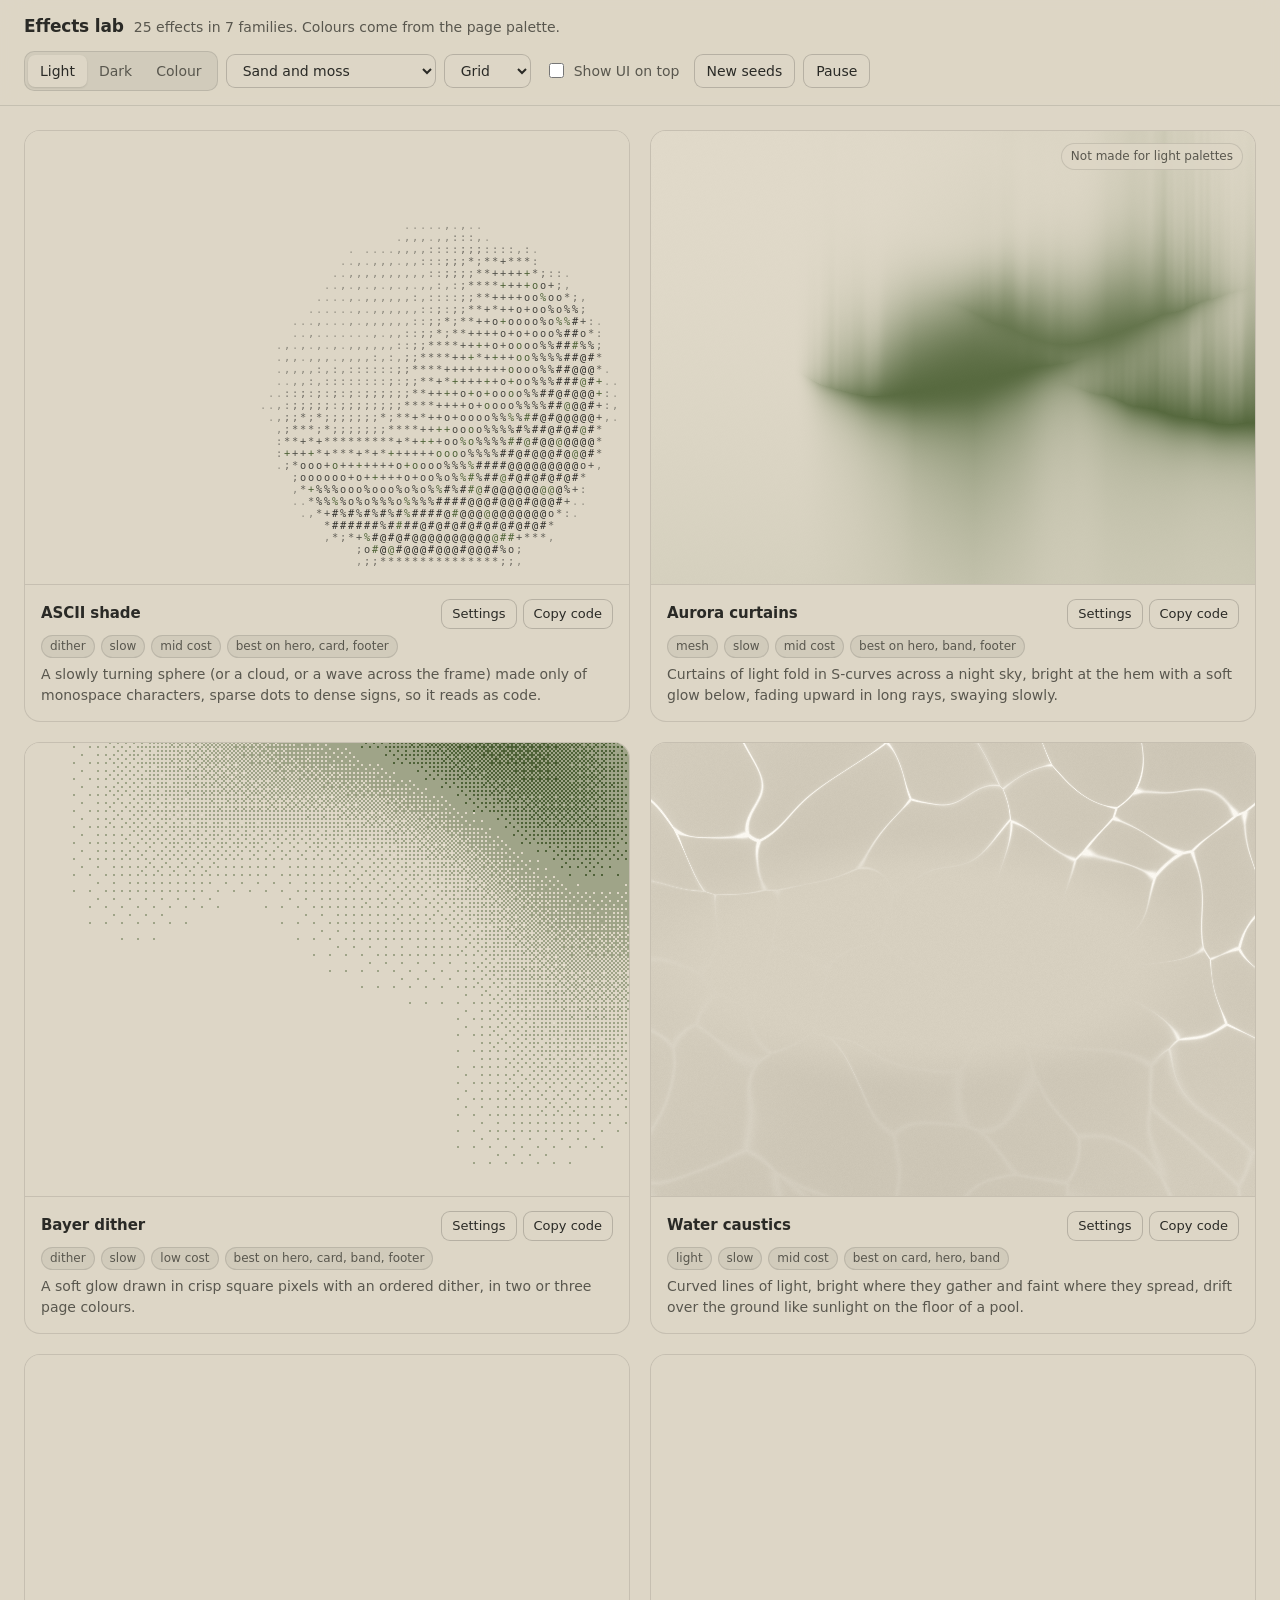
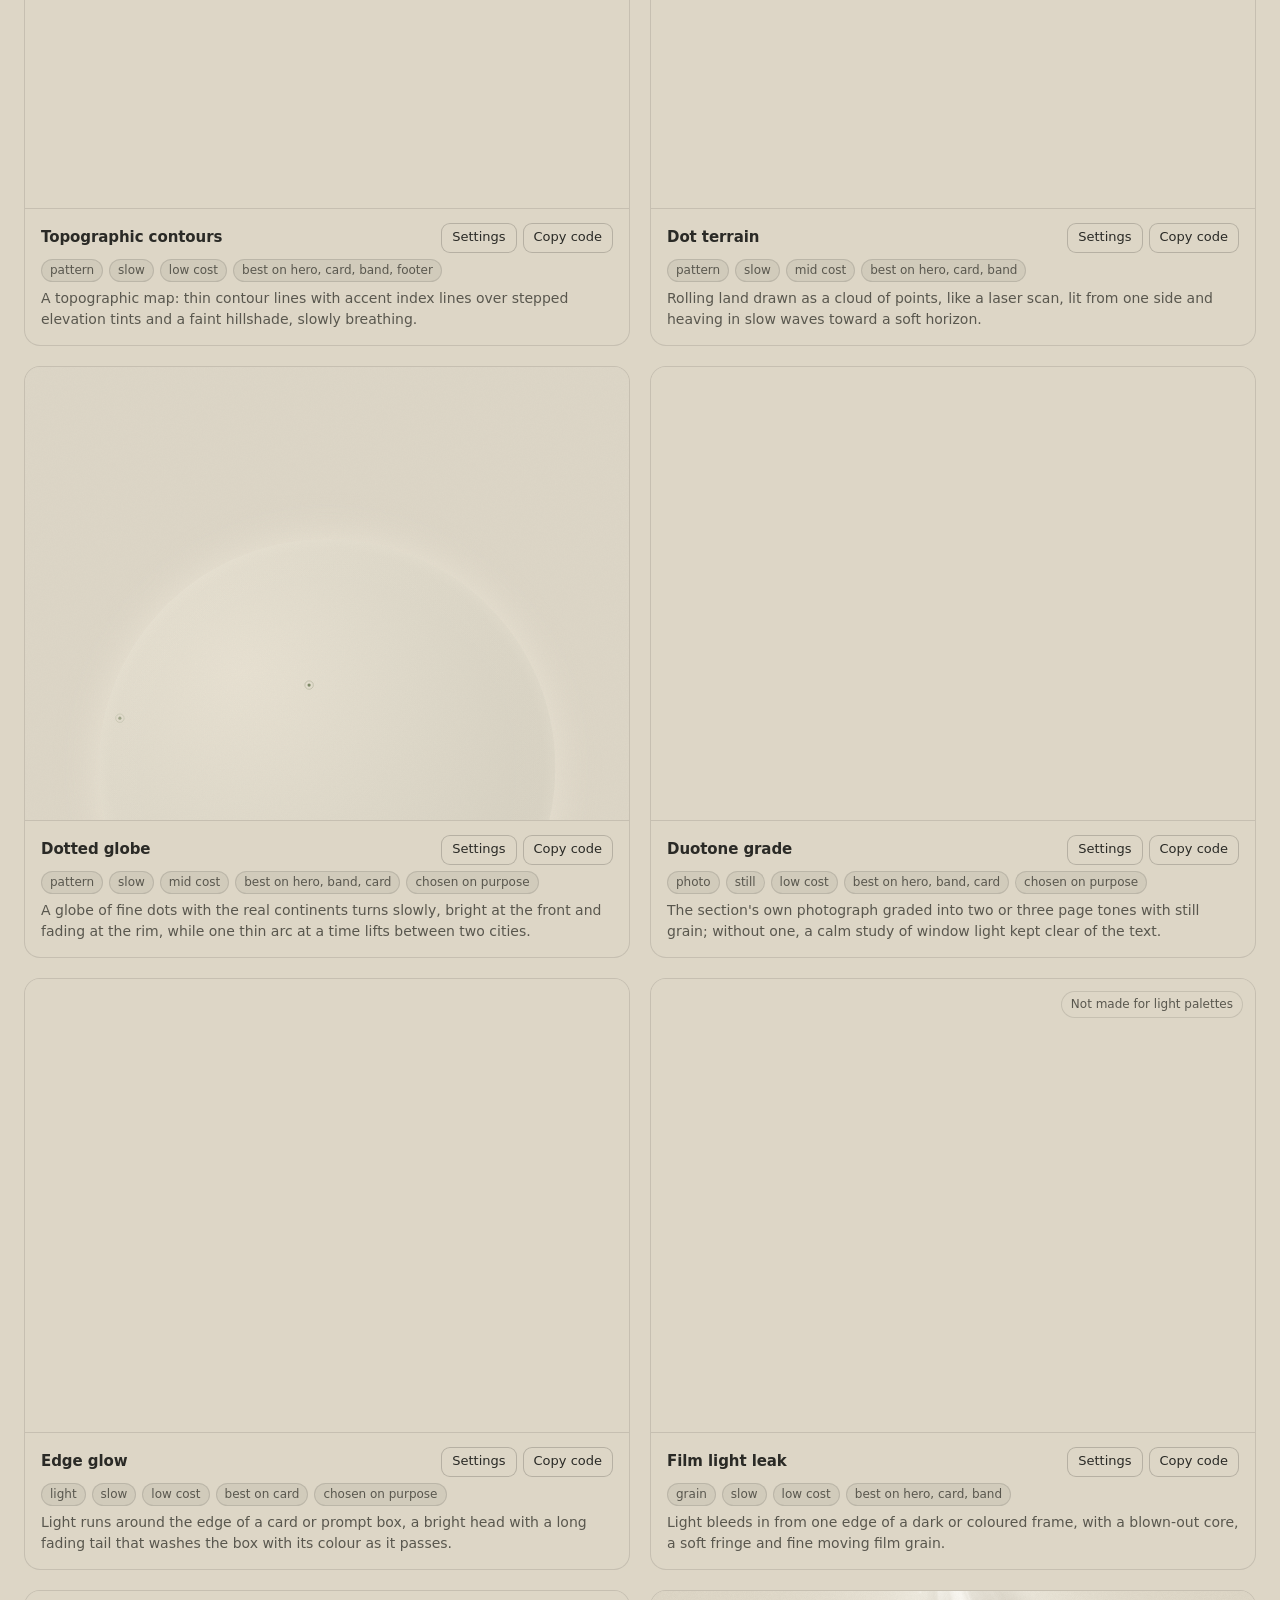
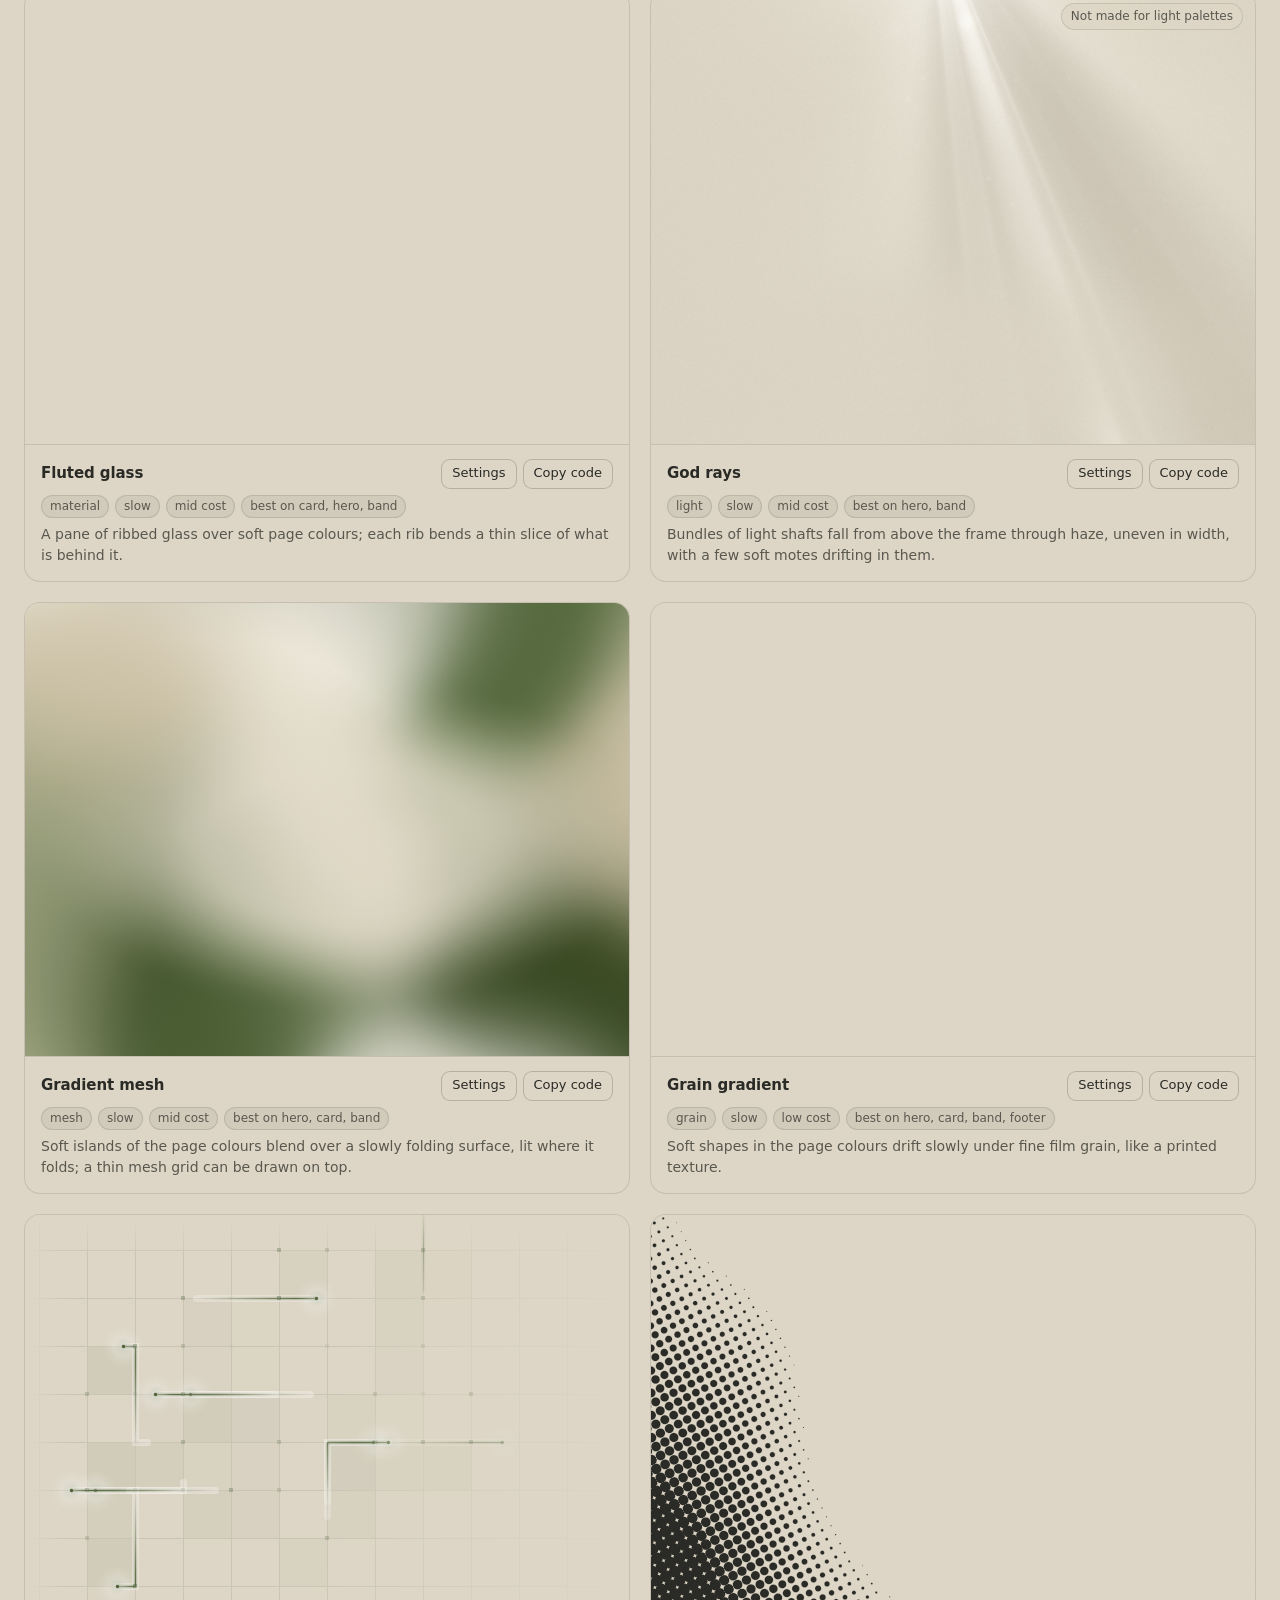
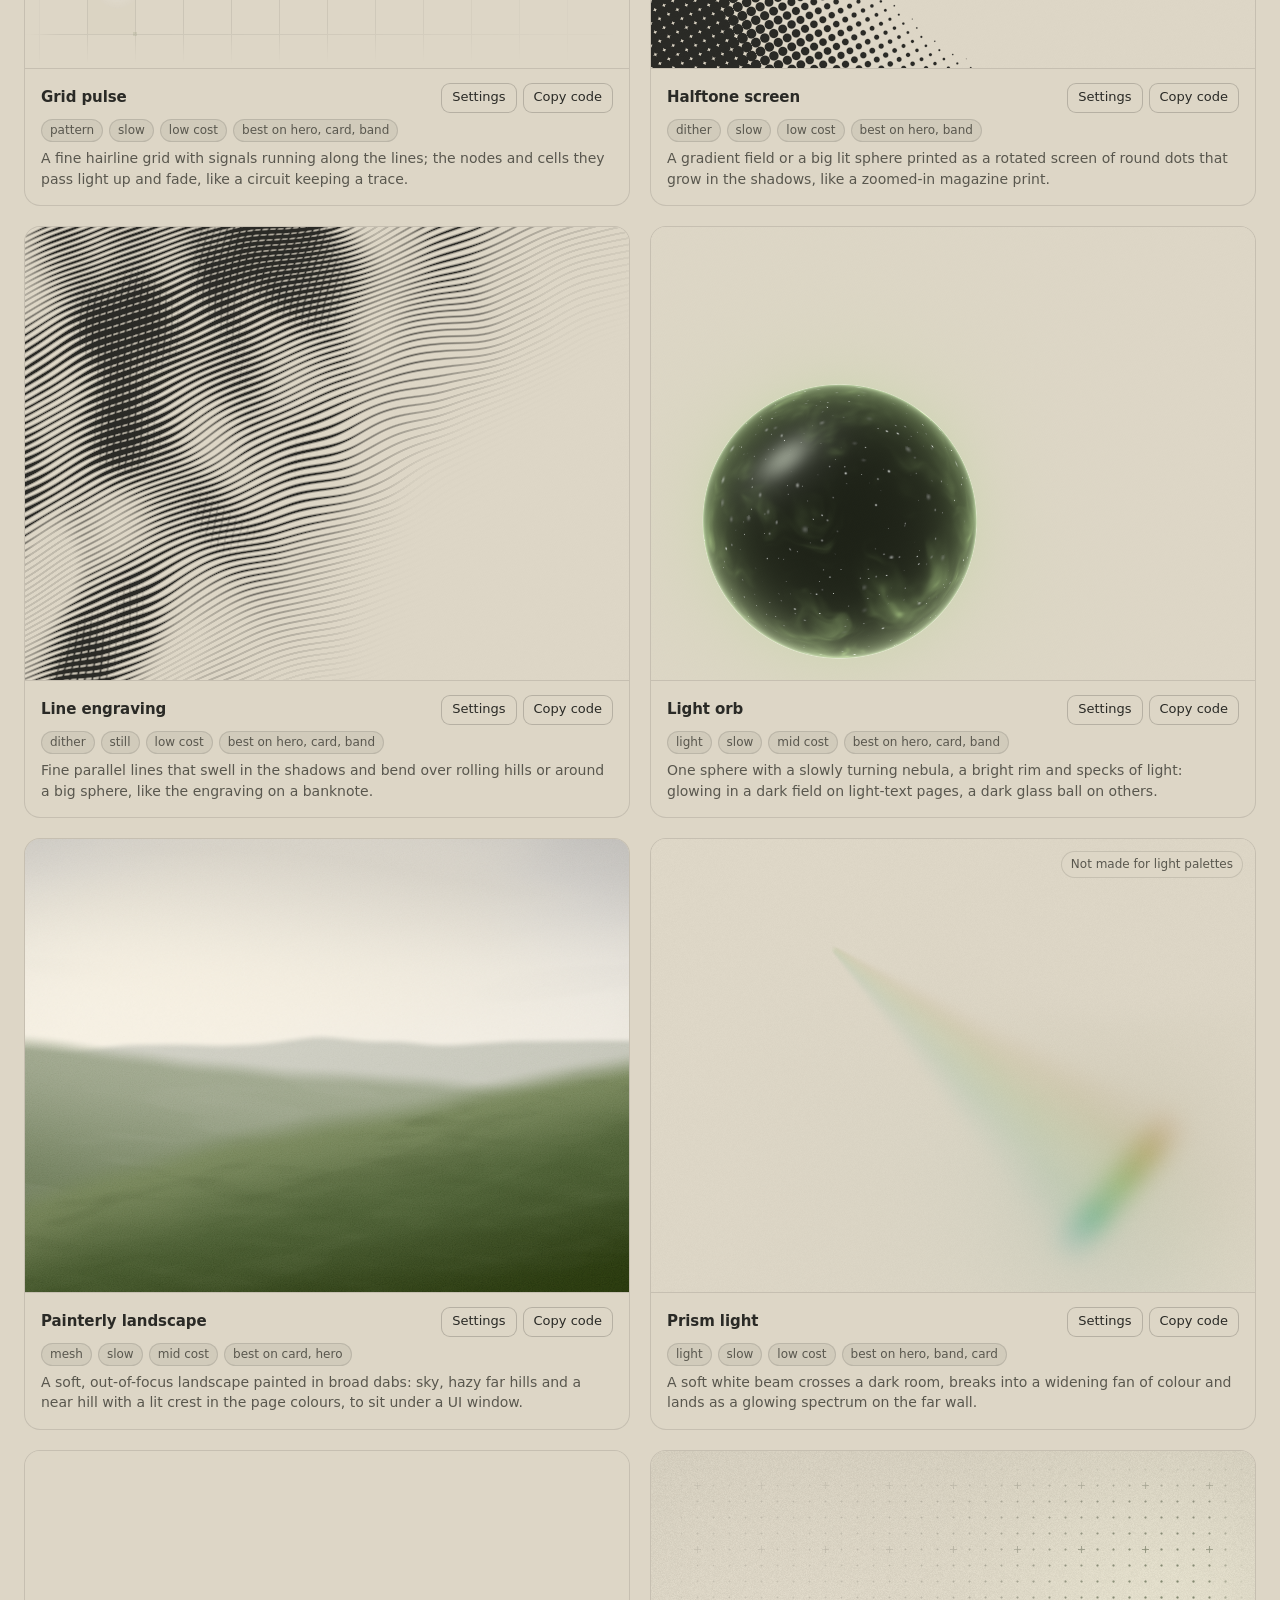
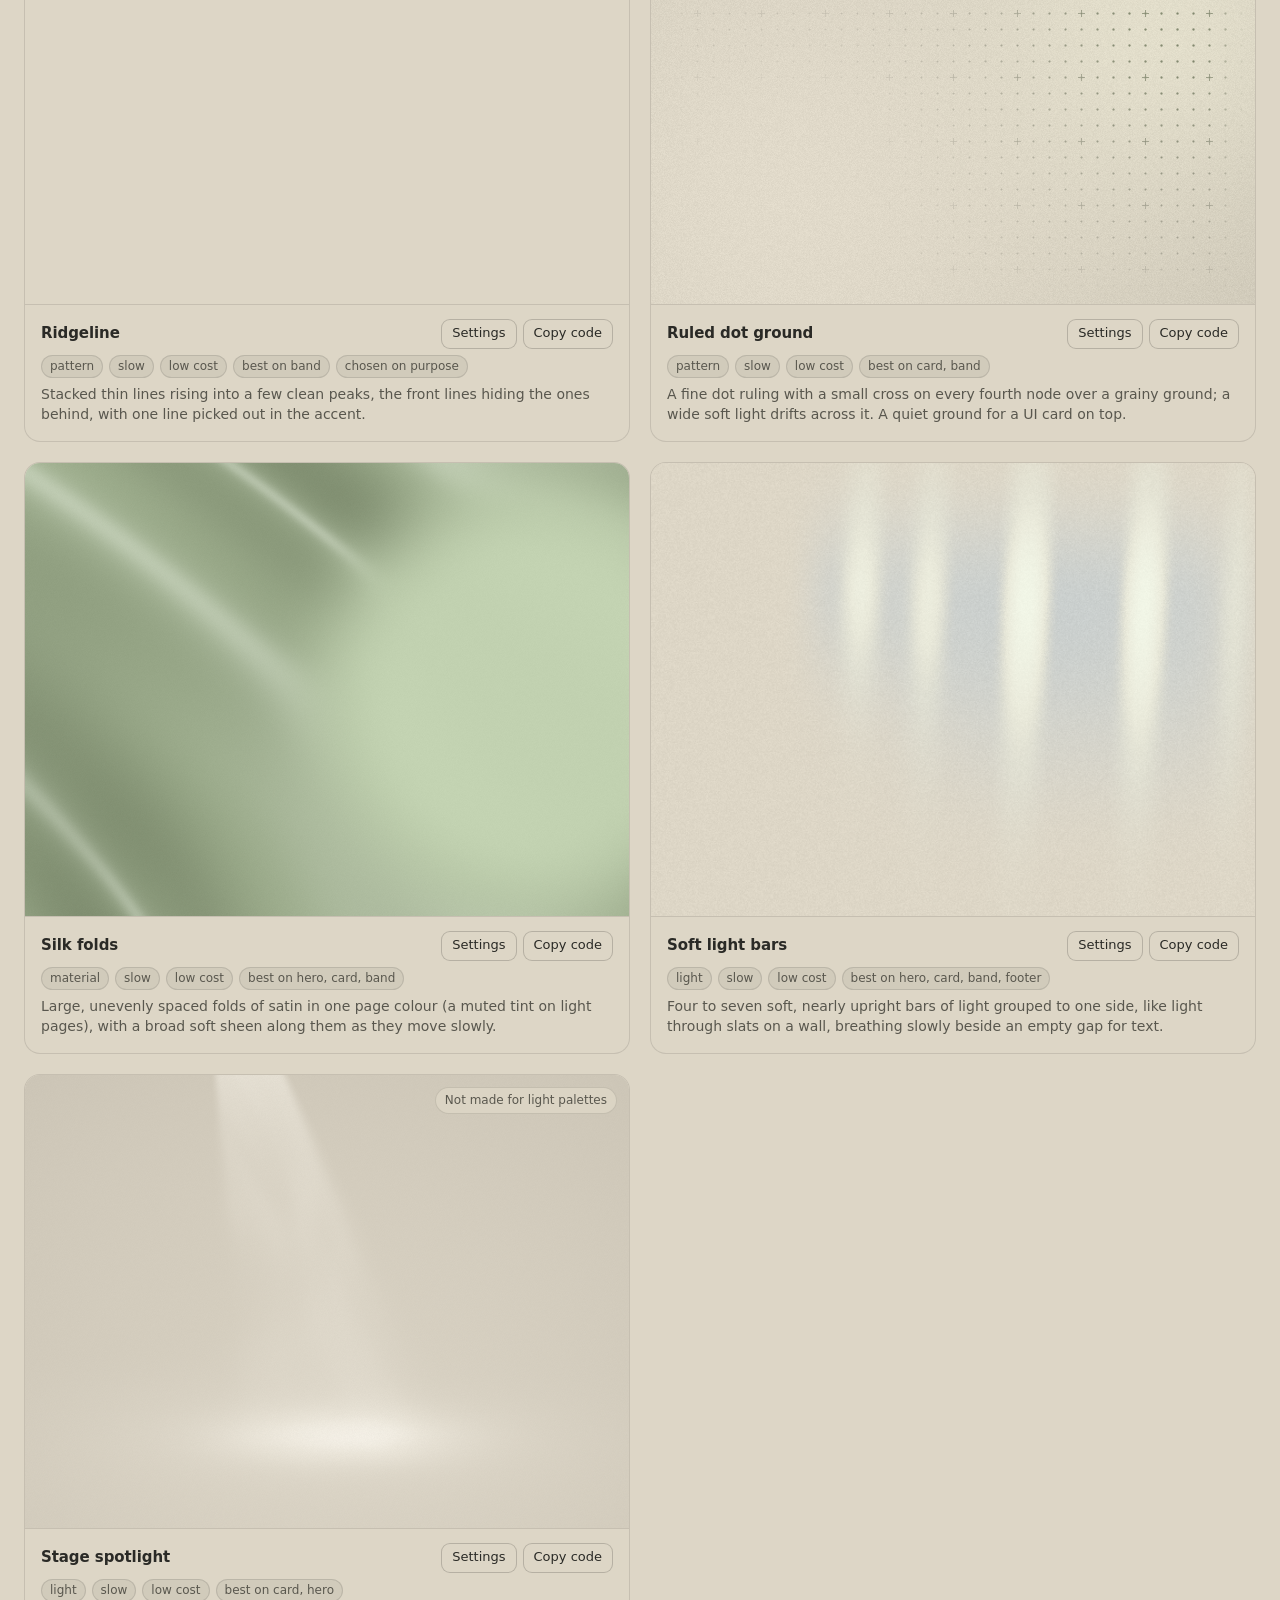
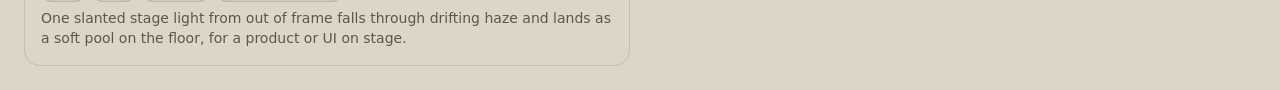
<file: .agents/skills/design-taste-frontend/assets/effects/lab.html>
<!doctype html>
<html lang="en">
<head>
<script>window.__tpGlMax = 16;   /* a gallery shows many live effects at once; a page of a site keeps the default 4 (fx.js) */</script>
<meta charset="utf-8">
<meta name="viewport" content="width=device-width, initial-scale=1">
<title>Effects lab</title>
<link rel="icon" href="data:,">
<style>
  :root {
    --bg: #ddd6c6; --surface: #d2cab8; --ink: #2a2a26; --muted: #59574e; --accent: #4f6238; --accent-ink: #ffffff;
    --line: color-mix(in oklab, var(--ink) 13%, transparent);
    --line-strong: color-mix(in oklab, var(--ink) 22%, transparent);
    --chip: color-mix(in oklab, var(--ink) 6%, var(--bg));
    --radius: 16px;
    color-scheme: light;
  }
  * { box-sizing: border-box; }
  html { -webkit-text-size-adjust: 100%; }
  body {
    margin: 0; background: var(--bg); color: var(--ink);
    font: 14px/1.45 ui-sans-serif, system-ui, -apple-system, "Segoe UI", Roboto, "Helvetica Neue", Arial, sans-serif;
    -webkit-font-smoothing: antialiased;
  }
  button, select, input { font: inherit; color: inherit; }
  .bar {
    position: sticky; top: 0; z-index: 20;
    display: flex; flex-wrap: wrap; align-items: center; justify-content: space-between; gap: 12px 20px;
    padding: 14px 24px; background: color-mix(in oklab, var(--bg) 90%, transparent);
    backdrop-filter: saturate(1.2) blur(14px); -webkit-backdrop-filter: saturate(1.2) blur(14px);
    border-bottom: 1px solid var(--line);
  }
  .title { display: flex; align-items: baseline; gap: 10px; min-width: 0; }
  .title h1 { margin: 0; font-size: 17px; font-weight: 640; letter-spacing: -0.01em; }
  .title p { margin: 0; color: var(--muted); white-space: nowrap; overflow: hidden; text-overflow: ellipsis; }
  .controls { display: flex; flex-wrap: wrap; align-items: center; gap: 8px; }
  .seg { display: inline-flex; padding: 3px; border-radius: 10px; background: var(--chip); border: 1px solid var(--line); }
  .seg button { border: 0; background: transparent; padding: 6px 12px; border-radius: 7px; cursor: pointer; color: var(--muted); }
  .seg button[aria-pressed="true"] { background: var(--bg); color: var(--ink); box-shadow: 0 1px 2px color-mix(in oklab, var(--ink) 14%, transparent); }
  .btn, select {
    height: 34px; padding: 0 12px; border-radius: 9px; border: 1px solid var(--line-strong); background: var(--bg);
    cursor: pointer; display: inline-flex; align-items: center; gap: 6px;
  }
  .btn:hover, select:hover { border-color: color-mix(in oklab, var(--ink) 35%, transparent); }
  .btn.primary { background: var(--ink); color: var(--bg); border-color: var(--ink); }
  label.check { display: inline-flex; align-items: center; gap: 7px; padding: 0 6px; cursor: pointer; color: var(--muted); }
  label.check input { accent-color: var(--accent); width: 15px; height: 15px; }
  select { max-width: 210px; }

  .grid {
    display: grid; gap: 20px; padding: 24px; max-width: 1680px; margin: 0 auto;
    grid-template-columns: repeat(auto-fit, minmax(min(100%, 400px), 1fr));
  }
  body[data-layout="wide"] .grid { grid-template-columns: 1fr; max-width: 1280px; }
  body[data-layout="hero"] .grid { grid-template-columns: 1fr; max-width: none; padding: 0; gap: 0; }
  .tile { border: 1px solid var(--line); border-radius: var(--radius); overflow: hidden; background: var(--bg); display: flex; flex-direction: column; min-width: 0; }
  body[data-layout="hero"] .tile { border-radius: 0; border-width: 0 0 1px; }
  .stage { position: relative; aspect-ratio: 4 / 3; overflow: hidden; }
  body[data-layout="wide"] .stage { aspect-ratio: 16 / 9; }
  body[data-layout="hero"] .stage { aspect-ratio: auto; height: 100vh; min-height: 560px; }
  .stage[data-unfit]::after {
    content: attr(data-unfit); position: absolute; top: 12px; right: 12px; padding: 4px 9px; border-radius: 999px;
    font-size: 12px; background: color-mix(in oklab, var(--bg) 85%, transparent); color: var(--muted); border: 1px solid var(--line);
  }

  /* sample content that sits on the effect */
  .sample { position: absolute; inset: 0; display: none; pointer-events: none; }
  body[data-ui="1"] .sample { display: block; }
  .sample-card {
    position: absolute; left: 22px; bottom: 22px; width: min(232px, calc(100% - 44px));
    display: grid; grid-template-columns: 36px 1fr; gap: 10px; align-items: center;
    padding: 12px 14px 12px 12px; border-radius: 12px; background: var(--surface); color: var(--ink);
    box-shadow: 0 1px 1px color-mix(in oklab, var(--ink) 8%, transparent), 0 10px 30px -12px rgb(0 0 0 / 0.3);
    border: 1px solid color-mix(in oklab, var(--ink) 8%, transparent);
  }
  .sample-card .ic {
    width: 36px; height: 36px; border-radius: 8px; background: var(--bg);
    background-image: radial-gradient(color-mix(in oklab, var(--ink) 55%, transparent) 1.1px, transparent 1.4px);
    background-size: 6px 6px; background-position: 3px 3px; border: 1px solid var(--line);
  }
  .sample-card b { display: block; font-size: 13px; font-weight: 600; }
  .sample-card span { display: block; font-size: 12px; color: var(--muted); font-variant-numeric: tabular-nums; }
  .sample-card .track { grid-column: 1 / -1; height: 4px; border-radius: 4px; background: color-mix(in oklab, var(--ink) 12%, transparent); position: relative; }
  .sample-card .track i { position: absolute; inset: 0 45% 0 0; border-radius: inherit; background: var(--accent); }
  .sample-head { position: absolute; left: 24px; top: 22px; right: 24px; color: var(--ink); }
  .sample-head b { display: block; font-size: clamp(18px, 2.2vw, 30px); font-weight: 640; letter-spacing: -0.02em; line-height: 1.1; max-width: 16ch; }
  .sample-head span { display: block; margin-top: 6px; color: var(--muted); max-width: 34ch; }
  body[data-layout="hero"] .sample-head { left: 48px; top: auto; bottom: 30vh; }
  body[data-layout="hero"] .sample-head b { font-size: clamp(36px, 5vw, 72px); }
  body[data-layout="hero"] .sample-card { left: 48px; bottom: 48px; }

  /* card layout: a feature card with an inset effect panel and a small UI window on it */
  .card-head { display: none; }
  body[data-layout="card"] .grid { grid-template-columns: repeat(auto-fit, minmax(min(100%, 460px), 1fr)); max-width: 1240px; gap: 16px; }
  body[data-layout="card"] .tile { padding: 22px; border: 0; background: color-mix(in oklab, var(--ink) 4.5%, var(--bg)); border-radius: 18px; }
  body[data-layout="card"] .card-head { display: block; }
  .card-head b { display: block; font-size: 15px; font-weight: 620; }
  .card-head p { margin: 4px 0 0; color: var(--muted); max-width: 52ch; }
  body[data-layout="card"] .stage { margin-top: 18px; border-radius: 12px; aspect-ratio: 16 / 10; }
  body[data-layout="card"] .info { display: none; }
  body[data-layout="card"] .sample { display: block; }
  body[data-layout="card"] .sample-head, body[data-layout="card"] .sample-card { display: none; }
  .window { display: none; }
  body[data-layout="card"] .window {
    display: block; position: absolute; left: 50%; top: 54%; transform: translate(-50%, -50%); width: 64%;
    border-radius: 10px; background: var(--surface); color: var(--ink);
    box-shadow: 0 1px 0 color-mix(in oklab, var(--ink) 6%, transparent), 0 18px 40px -16px rgb(0 0 0 / 0.35);
    border: 1px solid color-mix(in oklab, var(--ink) 10%, transparent); overflow: hidden; font-size: 12px;
  }
  .window .wbar { display: flex; align-items: center; gap: 5px; padding: 8px 10px; border-bottom: 1px solid var(--line); }
  .window .wbar i { width: 7px; height: 7px; border-radius: 50%; background: color-mix(in oklab, var(--ink) 22%, transparent); }
  .window .wbar span { margin-left: 8px; color: var(--muted); }
  .window .wbody { padding: 12px 12px 14px; display: grid; gap: 8px; }
  .window .wrow { display: flex; align-items: center; justify-content: space-between; gap: 10px; }
  .window .wrow em { font-style: normal; color: var(--muted); font-variant-numeric: tabular-nums; }
  .window .wbtn { justify-self: start; margin-top: 2px; padding: 5px 10px; border-radius: 7px; background: var(--accent); color: var(--accent-ink); font-weight: 600; }
  .info { padding: 14px 16px 16px; display: grid; gap: 4px; border-top: 1px solid var(--line); }
  body[data-layout="hero"] .info { display: none; }
  .info-top { display: flex; align-items: center; justify-content: space-between; gap: 12px; }
  .info h2 { margin: 0; font-size: 15px; font-weight: 620; letter-spacing: -0.005em; }
  .tags { display: flex; flex-wrap: wrap; gap: 6px; margin: 2px 0 2px; }
  .tags span { font-size: 12px; padding: 2px 8px; border-radius: 999px; background: var(--chip); color: var(--muted); border: 1px solid var(--line); }
  .look { margin: 0; color: var(--muted); }
  .actions { display: flex; gap: 6px; flex: none; }
  .actions .btn { height: 30px; padding: 0 10px; font-size: 13px; }

  .params { display: none; padding: 4px 16px 16px; gap: 10px 18px; grid-template-columns: repeat(auto-fill, minmax(170px, 1fr)); }
  .tile.open .params { display: grid; }
  .param { display: grid; gap: 4px; }
  .param label { display: flex; justify-content: space-between; font-size: 12px; color: var(--muted); }
  .param output { color: var(--ink); font-variant-numeric: tabular-nums; }
  .param input[type=range] { width: 100%; accent-color: var(--ink); margin: 0; }
  .params .row { grid-column: 1 / -1; display: flex; gap: 8px; align-items: center; }
  .params .row input { width: 90px; height: 30px; border-radius: 8px; border: 1px solid var(--line-strong); background: var(--bg); padding: 0 8px; }

  .empty { padding: 80px 24px; text-align: center; color: var(--muted); }
  .toast {
    position: fixed; left: 50%; bottom: 24px; transform: translate(-50%, 20px); opacity: 0; pointer-events: none;
    background: var(--ink); color: var(--bg); padding: 9px 14px; border-radius: 10px; transition: .25s ease; z-index: 30;
  }
  .toast.on { opacity: 1; transform: translate(-50%, 0); }
  @media (max-width: 640px) {
    .bar { padding: 12px 16px; }
    .grid { padding: 16px; gap: 16px; }
    .title p { display: none; }
  }
</style>
</head>
<body data-layout="grid">
<header class="bar">
  <div class="title">
    <h1>Effects lab</h1>
    <p id="count"></p>
  </div>
  <div class="controls">
    <div class="seg" role="group" aria-label="Palette type">
      <button type="button" data-kind="light">Light</button>
      <button type="button" data-kind="dark">Dark</button>
      <button type="button" data-kind="colour">Colour</button>
    </div>
    <select id="pal" aria-label="Palette"></select>
    <select id="layout" aria-label="Layout"><option value="grid">Grid</option><option value="card">Cards</option><option value="wide">Wide</option><option value="hero">Hero</option></select>
    <label class="check"><input type="checkbox" id="ui"> Show UI on top</label>
    <button type="button" class="btn" id="reseed">New seeds</button>
    <button type="button" class="btn" id="pause">Pause</button>
  </div>
</header>
<main class="grid" id="grid"></main>
<div class="toast" id="toast" role="status"></div>
<script id="palettes" type="application/json">[{"id":"white-link-blue","name":"Sheet and biro","bg":"#ffffff","surface":"#f4f4f4","ink":"#111111","muted":"#6b6b6b","accent":"#1a4be0","accentInk":"#ffffff"},{"id":"cool-white-slate","name":"Frost and slate","bg":"#f7f9fa","surface":"#ecf0f2","ink":"#1f3038","muted":"#5d6b72","accent":"#0d7480","accentInk":"#ffffff"},{"id":"rose-grey-green","name":"Rose grey, green","bg":"#ebe5e3","surface":"#e1dad7","ink":"#2b2622","muted":"#6a615d","accent":"#0f7d45","accentInk":"#ffffff"},{"id":"paper-grey-brass","name":"Newsprint and brass","bg":"#e8e8e3","surface":"#dcdcd6","ink":"#181715","muted":"#63625c","accent":"#bfb21a","accentInk":"#181715"},{"id":"stone-blueprint","name":"Stone and blueprint","bg":"#dfdedb","surface":"#d3d2ce","ink":"#26251e","muted":"#5f5d55","accent":"#2456d6","accentInk":"#ffffff"},{"id":"white-navy-tab","name":"Navy on white","bg":"#ffffff","surface":"#f4f4f2","ink":"#1f2b4d","muted":"#6a7186","accent":"#f7941d","accentInk":"#1f2b4d"},{"id":"three-stones","name":"Three stones","bg":"#eeecea","surface":"#e4e1dd","ink":"#333231","muted":"#6b6763","accent":"#5c6b54","accentInk":"#ffffff"},{"id":"putty-black-teal","name":"Putty and black","bg":"#dedad3","surface":"#d3cec6","ink":"#0a0a0a","muted":"#5c5852","accent":"#256f82","accentInk":"#ffffff"},{"id":"moss-sand","name":"Sand and moss","bg":"#ddd6c6","surface":"#d2cab8","ink":"#2a2a26","muted":"#59574e","accent":"#4f6238","accentInk":"#ffffff"},{"id":"green-mat-chocolate","name":"Bone, green, chocolate","bg":"#e5e1d8","surface":"#dad5ca","ink":"#2a1d17","muted":"#6b5b51","accent":"#456f3a","accentInk":"#ffffff"},{"id":"lunar-grey-bronze","name":"Lunar and bronze","bg":"#111111","surface":"#1c1c1c","ink":"#f2f2f2","muted":"#8f8f8f","accent":"#a08672","accentInk":"#111111"},{"id":"blue-black-cornflower","name":"Night and sky blue","bg":"#0a0d14","surface":"#131824","ink":"#e9edf3","muted":"#8891a1","accent":"#5ab9fc","accentInk":"#0a0d14"},{"id":"green-black-bone","name":"Green-black and bone","bg":"#161c1a","surface":"#1f2725","ink":"#e3e2da","muted":"#8e948d","accent":"#9fc7b8","accentInk":"#161c1a"},{"id":"black-crimson","name":"Black and crimson","bg":"#0a0a0a","surface":"#151515","ink":"#efefef","muted":"#8c8c8c","accent":"#b11226","accentInk":"#ffffff"},{"id":"forest-pale-lime","name":"Forest and lime","bg":"#0f1f10","surface":"#162a17","ink":"#ffffff","muted":"#9aa39a","accent":"#c6f19d","accentInk":"#0f1f10"},{"id":"charcoal-room-sage","name":"Charcoal and sage","bg":"#1c1c1c","surface":"#262626","ink":"#f1f1ef","muted":"#9a9b96","accent":"#8fa68e","accentInk":"#1c1c1c"},{"id":"warm-black-gold","name":"Warm black, gold","bg":"#0c0a08","surface":"#181512","ink":"#ffffff","muted":"#8f8a84","accent":"#c9a45a","accentInk":"#0c0a08"},{"id":"graphite-safety-orange","name":"Graphite and orange","bg":"#18191b","surface":"#222427","ink":"#eff0f1","muted":"#9c9ea3","accent":"#ff4a1f","accentInk":"#18191b"},{"id":"soot-pale-lime","name":"Soot and lime","bg":"#0f0f0f","surface":"#1a1a1a","ink":"#ffffff","muted":"#8f8f8f","accent":"#dafa9c","accentInk":"#0f0f0f"},{"id":"plum-black-pink","name":"Plum-black and pink","bg":"#0d060b","surface":"#1b0e17","ink":"#ffffff","muted":"#9a8f97","accent":"#ff488b","accentInk":"#0d060b"},{"id":"white-signal-red","name":"Signal red, white","bg":"#ffffff","surface":"#f2f2f2","ink":"#0a0a0a","muted":"#6b6b6b","accent":"#d92b21","accentInk":"#ffffff"},{"id":"white-mint-tiles","name":"Greys and mint","bg":"#ffffff","surface":"#f3f3f3","ink":"#232323","muted":"#6e6e6e","accent":"#a1ffcb","accentInk":"#232323"},{"id":"cool-grey-cobalt","name":"Cool grey, cobalt","bg":"#eef0f3","surface":"#e2e5ea","ink":"#0b0c0e","muted":"#5d6470","accent":"#1f2de6","accentInk":"#ffffff"},{"id":"offwhite-bottle-yellow","name":"Bottle ink, yellow","bg":"#f7f7f7","surface":"#ebebeb","ink":"#0d2a1c","muted":"#5f6b64","accent":"#f6e016","accentInk":"#0d2a1c"},{"id":"teal-on-paper","name":"Teal on paper","bg":"#f7f9f8","surface":"#ebf0ee","ink":"#06525c","muted":"#2f737d","accent":"#06525c","accentInk":"#f7f9f8"},{"id":"navy-pink","name":"Navy and pink","bg":"#1a2039","surface":"#212846","ink":"#f9a3c0","muted":"#b9879c","accent":"#f9a3c0","accentInk":"#1a2039"},{"id":"blush-aubergine","name":"Blush and aubergine","bg":"#edccbe","surface":"#e8c2b2","ink":"#351a2b","muted":"#6c4857","accent":"#351a2b","accentInk":"#edccbe"},{"id":"cobalt-on-sand","name":"Cobalt on sand","bg":"#e6dbc7","surface":"#ddd0b9","ink":"#062b8a","muted":"#3a5aa8","accent":"#062b8a","accentInk":"#e6dbc7"},{"id":"oxblood-grey","name":"Oxblood and grey","bg":"#e2e2e2","surface":"#d6d6d6","ink":"#7d0c14","muted":"#7a4a4e","accent":"#7d0c14","accentInk":"#e2e2e2"},{"id":"olive-on-bone","name":"Olive on bone","bg":"#ecebe7","surface":"#e1dfd9","ink":"#38450f","muted":"#5d683a","accent":"#38450f","accentInk":"#ecebe7"},{"id":"burgundy-bubblegum","name":"Burgundy and bubblegum","bg":"#3d0012","surface":"#4d0519","ink":"#ff99d3","muted":"#c77aa0","accent":"#ff99d3","accentInk":"#3d0012"},{"id":"bottle-green-gold","name":"Bottle green, gold","bg":"#133621","surface":"#1a4429","ink":"#f4d96c","muted":"#b3a55e","accent":"#f4d96c","accentInk":"#133621"},{"id":"cobalt-field","name":"Cobalt field","bg":"#0034eb","surface":"#002fd6","ink":"#ffffff","muted":"#dfe4f2","accent":"#e9e34a","accentInk":"#111111"},{"id":"mustard-field","name":"Mustard and black","bg":"#e1ac10","surface":"#cd9d0f","ink":"#0b0b0b","muted":"#4d3d0a","accent":"#24338f","accentInk":"#ffffff"},{"id":"carmine-field","name":"Carmine field","bg":"#9c1220","surface":"#8a101c","ink":"#ffffff","muted":"#f0b9bd","accent":"#ffd9dc","accentInk":"#9c1220"},{"id":"pink-field-lime","name":"Bubblegum and lime","bg":"#ff87ab","surface":"#ff739d","ink":"#0a0a0a","muted":"#6b1f3a","accent":"#def915","accentInk":"#0a0a0a"},{"id":"sky-field-navy","name":"Sky and navy","bg":"#6bb4ee","surface":"#7dbdf0","ink":"#0e1822","muted":"#1b3d5c","accent":"#ff5a1f","accentInk":"#0e1822"},{"id":"orange-field-black","name":"Orange and black","bg":"#ff7a1f","surface":"#ff8633","ink":"#050f16","muted":"#5a2306","accent":"#050f16","accentInk":"#ff7a1f"},{"id":"tobacco-olive","name":"Tobacco and olive","bg":"#472913","surface":"#55321a","ink":"#e4e0cf","muted":"#b39f84","accent":"#525e1b","accentInk":"#e4e0cf"},{"id":"poster-chapters","name":"Poster chapters","bg":"#e6e0d2","surface":"#dcd5c5","ink":"#1a1a1a","muted":"#5f5b52","accent":"#18bc42","accentInk":"#1a1a1a"},{"id":"blue-red-black","name":"Blue, red, black","bg":"#ffffff","surface":"#f3f3f3","ink":"#0a0a0a","muted":"#6b6b6b","accent":"#1f30e0","accentInk":"#ffffff"},{"id":"charcoal-primaries","name":"Charcoal and primaries","bg":"#191919","surface":"#242424","ink":"#ffffff","muted":"#9a9a9a","accent":"#0c7866","accentInk":"#ffffff"},{"id":"ultramarine-yellow","name":"Ultramarine and yellow","bg":"#1423b8","surface":"#1220a6","ink":"#ffffff","muted":"#e4e2d6","accent":"#1fc27a","accentInk":"#0a0a0a"},{"id":"candy-chapters","name":"Candy chapters","bg":"#ffd249","surface":"#f5c63c","ink":"#0a0a0a","muted":"#5e4a0a","accent":"#f53fd6","accentInk":"#0a0a0a"},{"id":"orange-sky-lime","name":"Orange, sky, lime","bg":"#ff8126","surface":"#ff8d3a","ink":"#111111","muted":"#5c2a05","accent":"#de194b","accentInk":"#ffffff"},{"id":"post-red-mustard","name":"Post red, mustard","bg":"#e2dccf","surface":"#d7d0c1","ink":"#2a1110","muted":"#6b524c","accent":"#4a6f84","accentInk":"#ffffff"},{"id":"mint-orange-grey","name":"Grey, mint, orange","bg":"#ffffff","surface":"#f5f5f5","ink":"#000000","muted":"#666666","accent":"#a7ff9c","accentInk":"#000000"},{"id":"report-blocks","name":"Report blocks","bg":"#ffffff","surface":"#f6f6f6","ink":"#000000","muted":"#5f5f5f","accent":"#fe7141","accentInk":"#000000"},{"id":"card-pastels","name":"Card pastels","bg":"#f7f7f5","surface":"#ebebe8","ink":"#000000","muted":"#666662","accent":"#d0106f","accentInk":"#ffffff"},{"id":"mint-pink-accounts","name":"Mint and pink","bg":"#f8f8f8","surface":"#eeeeee","ink":"#0a0a0a","muted":"#6a6a6a","accent":"#1f6b3a","accentInk":"#ffffff"},{"id":"swap-pastels","name":"Swapping pastels","bg":"#c3d7e5","surface":"#d0e0eb","ink":"#141414","muted":"#4a5068","accent":"#0f5257","accentInk":"#ffffff"},{"id":"blush-sage-slate","name":"Blush, sage, slate","bg":"#a6b3bc","surface":"#b2bdc5","ink":"#1c1c1c","muted":"#38424a","accent":"#2c3620","accentInk":"#e3e2da"},{"id":"candy-on-black","name":"Candy on black","bg":"#000000","surface":"#0d0d0d","ink":"#ffffff","muted":"#999999","accent":"#93f1f7","accentInk":"#000000"},{"id":"sky-sand","name":"Sky and sand","bg":"#cbe4f2","surface":"#bcdcee","ink":"#0a0a0a","muted":"#44606e","accent":"#b0298f","accentInk":"#ffffff"},{"id":"studio-grey","name":"Studio grey","bg":"#a8a8aa","surface":"#b4b4b6","ink":"#0e0e0e","muted":"#3a3a3c","accent":"#1f5c49","accentInk":"#ffffff"},{"id":"walnut-tan","name":"Walnut and tan","bg":"#2b2216","surface":"#382d1e","ink":"#e4e2da","muted":"#a39a8b","accent":"#bda38b","accentInk":"#2b2216"}]</script>
<script id="presets" type="application/json">{"light":"moss-sand","dark":"blue-black-cornflower","colour":"cobalt-field"}</script>
<script type="module">
  import fx from './fx.js';

  const q = new URLSearchParams(location.search);
  const PALETTES = JSON.parse(document.getElementById('palettes').textContent);
  const PRESETS = JSON.parse(document.getElementById('presets').textContent);
  const byId = Object.fromEntries(PALETTES.map(p => [p.id, p]));
  const $ = s => document.querySelector(s);
  const grid = $('#grid');

  if (q.has('fallback')) fx.config.forceFallback = true;
  if (q.has('webgl1')) fx.config.forceWebGL1 = true;
  if (q.has('time')) fx.setClock(+q.get('time'));
  document.body.dataset.layout = ['wide', 'hero', 'card'].includes(q.get('layout')) ? q.get('layout') : 'grid';
  $('#layout').value = document.body.dataset.layout;
  $('#layout').addEventListener('change', e => { document.body.dataset.layout = e.target.value; syncUrl(); });
  document.body.dataset.ui = q.get('ui') === '1' ? '1' : '0';
  $('#ui').checked = document.body.dataset.ui === '1';

  let palette = pickPalette(q.get('palette') || 'light');
  let paused = false;
  const tiles = [];

  function pickPalette(key) {
    const id = PRESETS[key] || key;
    return byId[id] || byId[PRESETS.light] || PALETTES[0];
  }
  function applyPalette(p) {
    const r = document.documentElement.style;
    r.setProperty('--bg', p.bg); r.setProperty('--surface', p.surface); r.setProperty('--ink', p.ink);
    r.setProperty('--muted', p.muted); r.setProperty('--accent', p.accent); r.setProperty('--accent-ink', p.accentInk);
    document.documentElement.style.colorScheme = fx.paletteKind(p) === 'light' ? 'light' : 'dark';
    const kind = fx.paletteKind(p);
    for (const b of document.querySelectorAll('.seg button')) b.setAttribute('aria-pressed', String(PRESETS[b.dataset.kind] === p.id));
    $('#pal').value = p.id;
    for (const t of tiles) {
      const fits = t.meta.palettes.includes(kind);
      if (fits) t.stage.removeAttribute('data-unfit'); else t.stage.setAttribute('data-unfit', `Not made for ${kind} palettes`);
      t.ctrl?.setPalette(fx.normalizePalette(p));
    }
  }
  function toast(msg) {
    const el = $('#toast'); el.textContent = msg; el.classList.add('on');
    clearTimeout(toast.t); toast.t = setTimeout(() => el.classList.remove('on'), 1600);
  }
  const fmt = (v, d) => (d.step && d.step >= 1 ? String(Math.round(v)) : (+v).toFixed(2));

  function snippet(t) {
    const p = t.ctrl.params, d = t.meta.params || {};
    const changed = Object.fromEntries(Object.entries(p).filter(([k, v]) => d[k] && v !== d[k].default));
    const attrs = [`data-fx="${t.meta.id}"`, `data-fx-seed="${t.ctrl.seed}"`];
    if (Object.keys(changed).length) attrs.push(`data-fx-params='${JSON.stringify(changed)}'`);
    return `<div ${attrs.join(' ')}></div>`;
  }

  function buildTile(meta, i) {
    const tile = document.createElement('article');
    tile.className = 'tile';
    tile.dataset.id = meta.id;
    tile.innerHTML = `
      <div class="card-head"><b></b><p></p></div>
      <div class="stage">
        <div class="sample" aria-hidden="true">
          <div class="window"><div class="wbar"><i></i><i></i><i></i><span>Settings</span></div>
            <div class="wbody"><div class="wrow"><span>Grain</span><em>0.60</em></div><div class="wrow"><span>Speed</span><em>0.50</em></div><span class="wbtn">Apply</span></div></div>
          <div class="sample-head"><b>A headline sits here</b><span>Secondary text, to check contrast on the effect.</span></div>
          <div class="sample-card"><div class="ic"></div><div><b></b><span></span></div><div class="track"><i></i></div></div>
        </div>
      </div>
      <div class="info">
        <div class="info-top">
          <h2></h2>
          <div class="actions">
            <button type="button" class="btn" data-act="params" aria-expanded="false">Settings</button>
            <button type="button" class="btn" data-act="copy">Copy code</button>
          </div>
        </div>
        <div class="tags"></div>
        <p class="look"></p>
      </div>
      <div class="params"></div>`;
    tile.querySelector('h2').textContent = meta.name;
    tile.querySelector('.card-head b').textContent = meta.name;
    tile.querySelector('.card-head p').textContent = meta.look;
    tile.querySelector('.window .wbar span').textContent = meta.name;
    const wk = Object.keys(meta.params || {}).slice(0, 2);
    tile.querySelectorAll('.window .wrow').forEach((row, n) => {
      const k = wk[n];
      if (!k) { row.remove(); return; }
      row.querySelector('span').textContent = k[0].toUpperCase() + k.slice(1);
      row.querySelector('em').textContent = fmt(meta.params[k].default, meta.params[k]);
    });
    tile.querySelector('.look').textContent = meta.look;
    tile.querySelector('.sample-card b').textContent = meta.name;
    const keys = Object.keys(meta.params || {}).slice(0, 2);
    tile.querySelector('.sample-card span').textContent = keys.map(k => `${k} ${fmt(meta.params[k].default, meta.params[k])}`).join(' · ');
    const tags = [meta.family, meta.motion, `${meta.cost} cost`, `best on ${meta.bestOn.join(', ')}`, ...(meta.random === false ? ['chosen on purpose'] : [])];
    tile.querySelector('.tags').append(...tags.map(s => Object.assign(document.createElement('span'), { textContent: s })));
    const stage = tile.querySelector('.stage');
    const seed = q.has('seed') ? (+q.get('seed') + i * 101) : 1000 + i * 37;
    const t = { meta, tile, stage, seed, ctrl: null };
    tile.querySelector('[data-act="copy"]').addEventListener('click', async () => {
      if (!t.ctrl) return;
      try { await navigator.clipboard.writeText(snippet(t)); toast('Code copied'); }
      catch (_) { prompt('Copy this code', snippet(t)); }
    });
    tile.querySelector('[data-act="params"]').addEventListener('click', e => {
      const open = tile.classList.toggle('open');
      e.currentTarget.setAttribute('aria-expanded', String(open));
    });
    buildParams(t);
    return t;
  }

  function buildParams(t) {
    const box = t.tile.querySelector('.params');
    box.innerHTML = '';
    for (const [k, d] of Object.entries(t.meta.params || {})) {
      const id = `${t.meta.id}-${k}`;
      const row = document.createElement('div');
      row.className = 'param';
      row.innerHTML = `<label for="${id}"><span>${k}</span><output></output></label><input type="range" id="${id}">`;
      const inp = row.querySelector('input'), out = row.querySelector('output');
      inp.min = d.min; inp.max = d.max; inp.step = d.step || (d.max - d.min) / 100; inp.value = d.default;
      out.textContent = fmt(d.default, d);
      inp.addEventListener('input', () => { out.textContent = fmt(+inp.value, d); t.ctrl?.set({ [k]: +inp.value }); });
      box.append(row);
    }
    const row = document.createElement('div');
    row.className = 'row';
    row.innerHTML = `<span>Seed</span><input type="number" min="0" max="9999" step="1"><button type="button" class="btn">Reset</button>`;
    const seedIn = row.querySelector('input');
    seedIn.value = t.seed;
    seedIn.addEventListener('change', () => { t.seed = +seedIn.value || 0; remount(t); });
    row.querySelector('button').addEventListener('click', () => { buildParams(t); remount(t); });
    box.append(row);
  }

  async function remount(t, params) {
    t.ctrl = await fx.mount(t.stage, t.meta.id, { palette: fx.normalizePalette(palette), params: params || currentParams(t), seed: t.seed });
    if (paused) t.ctrl.pause();
    t.tile.querySelector('.params .row input').value = t.seed;
    // the seed may place the calm area and focal point (fx.compose): show the values in use
    for (const [k, d] of Object.entries(t.meta.params || {})) {
      const inp = t.tile.querySelector(`#${t.meta.id}-${k}`);
      if (inp && t.ctrl.params[k] != null) { inp.value = t.ctrl.params[k]; inp.previousElementSibling.querySelector('output').textContent = fmt(t.ctrl.params[k], d); }
    }
  }
  function currentParams(t) {
    const out = {};
    for (const inp of t.tile.querySelectorAll('.param input')) out[inp.id.slice(t.meta.id.length + 1)] = +inp.value;
    return out;
  }

  // controls
  for (const b of document.querySelectorAll('.seg button')) {
    b.addEventListener('click', () => { palette = pickPalette(b.dataset.kind); applyPalette(palette); syncUrl(); });
  }
  const sel = $('#pal');
  const groups = { light: [], dark: [], colour: [] };
  for (const p of PALETTES) groups[fx.paletteKind(p)].push(p);
  for (const [k, list] of Object.entries(groups)) {
    const og = document.createElement('optgroup');
    og.label = k[0].toUpperCase() + k.slice(1);
    for (const p of list) og.append(new Option(p.name, p.id));
    sel.append(og);
  }
  sel.addEventListener('change', () => { palette = pickPalette(sel.value); applyPalette(palette); syncUrl(); });
  $('#ui').addEventListener('change', e => {
    document.body.dataset.ui = e.target.checked ? '1' : '0';
    syncUrl();
    // a page puts the calm area where its text is; with the sample text on, do the same
    const calm = textCalm();
    for (const t of tiles) remount(t, calm ? { ...currentParams(t), ...calm } : {});
  });
  $('#layout').addEventListener('change', () => {
    const calm = textCalm();
    if (calm) for (const t of tiles) remount(t, { ...currentParams(t), ...calm });
  });
  // where the sample headline sits (0..1 of the frame), or null when no text is on the effect
  function textCalm() {
    const layout = document.body.dataset.layout;
    if (document.body.dataset.ui !== '1' || layout === 'card') return null;
    return layout === 'hero' ? { calmX: 0.2, calmY: 0.62 } : { calmX: 0.2, calmY: 0.18 };
  }
  $('#reseed').addEventListener('click', () => {
    for (const t of tiles) { t.seed = Math.floor(Math.random() * 10000); remount(t); }
  });
  $('#pause').addEventListener('click', e => {
    paused = !paused;
    e.currentTarget.textContent = paused ? 'Play' : 'Pause';
    for (const t of tiles) paused ? t.ctrl?.pause() : t.ctrl?.resume();
  });
  function syncUrl() {
    const u = new URL(location.href);
    u.searchParams.set('palette', palette.id);
    if (document.body.dataset.ui === '1') u.searchParams.set('ui', '1'); else u.searchParams.delete('ui');
    if (document.body.dataset.layout !== 'grid') u.searchParams.set('layout', document.body.dataset.layout); else u.searchParams.delete('layout');
    history.replaceState(null, '', u);
  }

  // load
  let index;
  try { index = await fetch('./index.json', { cache: 'no-store' }).then(r => { if (!r.ok) throw new Error(r.status); return r.json(); }); }
  catch (err) { grid.innerHTML = '<p class="empty">index.json did not load. Run: node scripts/effects.mjs index, and serve this folder over http.</p>'; throw err; }
  let list = index.effects || [];
  const only = (q.get('only') || '').split(',').map(s => s.trim()).filter(Boolean);
  if (only.length) list = only.map(id => list.find(e => e.id === id)).filter(Boolean);
  if (q.get('family')) list = list.filter(e => e.family === q.get('family'));
  const kinds = new Set(list.map(e => e.family));
  $('#count').textContent = `${list.length} effect${list.length === 1 ? '' : 's'} in ${kinds.size} famil${kinds.size === 1 ? 'y' : 'ies'}. Colours come from the page palette.`;
  if (!list.length) grid.innerHTML = '<p class="empty">No effects match.</p>';
  list.forEach((meta, i) => { const t = buildTile(meta, i); tiles.push(t); grid.append(t.tile); });
  applyPalette(palette);
  await Promise.all(tiles.map(t => remount(t, { ...(textCalm() || {}) })));
  document.documentElement.dataset.ready = '1';
</script>
</body>
</html>
</file>
<file: .agents/skills/design-taste-frontend/assets/system.css>
/*
  taste-skill system.css - the one system for the page. Link it first, then assets/ui/cards.css (the
  feature card, its panel and the fragment placements), then set the palette (--p-*), the fonts and
  the radius set on :root in the page (node scripts/start.mjs prints that block).
  Do not add a second grid, spacing scale, type scale, radius scale, button or card style.
*/

/* ---------------------------------------------------------------- tokens */
:root {
  /* palette (hex only; fx.js reads --bg --surface --ink --muted --accent --accent-ink) */
  --p-bg: #ffffff;
  --p-surface: #f4f4f4;
  --p-ink: #111111;
  --p-muted: #6b6b6b;
  --p-accent: #1a4be0;
  --p-accent-ink: #ffffff;
  --p-action: #1a4be0;      /* buttons, links, focus: the accent, or the ink when the accent is too pale */
  --p-action-ink: #ffffff;
  --p-inv-bg: #111111;
  --p-inv-surface: #1c1c1c;
  --p-inv-ink: #f4f4f4;
  --p-inv-muted: #a3a3a3;
  --p-inv-accent: #ffffff;
  --p-inv-accent-ink: #111111;
  --p-inv-action: #ffffff;
  --p-inv-action-ink: #111111;
  /* the lit ground behind UI and in the closing band (references/cards.md), one per page, tech pages only
     (none on kind other, which is flat): <html data-ground="sand|sky|sage|painting">. system.js gives it to every ground
     that holds UI, on light and dark pages alike; --hue on one panel changes only its accent */
  --ground-bg: #d9ccb7; --ground-surface: #e9e0d2; --ground-ink: #2a2622; --ground-muted: #5a534a; --ground-accent: #a8794a;

  /* fonts */
  --font-display: system-ui, -apple-system, "Segoe UI", sans-serif;
  --font-text: system-ui, -apple-system, "Segoe UI", sans-serif;
  --font-mono: ui-monospace, "SFMono-Regular", Menlo, Consolas, monospace;
  --display-weight: 400;    /* headlines 400; 500 on a tech page (software, gaming, hardware) */
  --display-tracking: -0.025em;

  /* the page rhythm (references/layout-v4.md): one section per screen. The header is fixed and
     --nav tall; every section is padded --padt above and --padb (plus the phone action bar, --bar)
     below, and is exactly one or two screens tall (--h: 1 or 2; --hm on a phone). The hero's words
     start --hgap under the header and its content ends --hpadb above the fold. */
  --nav: 72px;
  --padt: 120px;
  --padb: 72px;
  --hgap: 48px;
  --hpadb: 64px;
  --bar: 0px;
  /* grid: one .wrap (alias .container) for the header, every section and the footer, the same
     --gut on both sides: 1280 wide at x 80-1360 at 1440, 342 at x 24-366 at 390 */
  --container: 1280px;
  --gut: 80px;
  --pad: var(--gut);
  --gutter: 24px;

  /* spacing: 4/8 scale */
  --s-1: 4px;  --s-2: 8px;  --s-3: 12px; --s-4: 16px; --s-5: 24px;
  --s-6: 32px; --s-7: 48px; --s-8: 64px; --s-9: 96px; --s-10: 128px;
  --section: 40px;      /* only a .section outside main (the kit's demo pages); every main > section and
                           footer.closing take --padt and --padb */
  --section-band: 56px; /* the same for an older footer outside footer.closing */
  --head-gap: 48px;     /* the one heading-to-content gap, 32 on a phone (layout.css reads it as --ly-head-gap) */
  --card-pad: 16px;     /* card padding (cards.css sets its own for cards with a panel) */
  --card-gap: 16px;     /* gap between cards */

  /* type scale (the only sizes on the page) */
  --t-label: 13px;
  --t-small: 14px;
  --t-body: 16px;
  --t-lead: 18px;
  --t-card: 18px;
  --t-h3: 24px;
  /* straight lines from the phone size at 390 to the desktop size at 1440 (system.md's table) */
  --t-h2: clamp(30px, 1.72vw + 23.3px, 48px);
  --t-h1: clamp(38px, 3.24vw + 25.4px, 72px);
  /* a big number stays a step under the h2 (VI-11): 38 at 1440, 28 at 390, so it never reads as a
     section heading; a stats row and a price set their own, smaller still */
  --t-stat: clamp(28px, .952vw + 24.29px, 38px);

  /* radius: one scale (soft by default; data-radius on <html> switches it) */
  --r-sm: 8px;  --r-md: 12px; --r-lg: 20px; --r-btn: 8px;

  /* controls (fixed here; a page never adds its own) */
  --btn-h: 44px;
  --btn-h-sm: 36px;
  --nav-h: var(--nav);  /* the older name, kept for the kit's files */
  --icon: 16px;         /* small icons: socials, menu chevrons, mono brand marks */

  /* motion */
  --ease: cubic-bezier(.2, .7, .2, 1);
  --dur: 180ms;
}
html[data-radius="sharp"] { --r-sm: 4px; --r-md: 6px;  --r-lg: 8px;  --r-btn: 4px; }
html[data-radius="soft"]  { --r-sm: 8px; --r-md: 12px; --r-lg: 20px; --r-btn: 8px; }
html[data-radius="round"] { --r-sm: 10px; --r-md: 16px; --r-lg: 24px; --r-btn: 999px; }
/* the four lit grounds (references/cards.md); sand is the default above. painting goes with
   painterly-landscape (x.ai's daylight sky over olive hills) */
html[data-ground="sky"]      { --ground-bg: #c6d3df; --ground-surface: #d6e0e9; --ground-ink: #25303a; --ground-muted: #4d5964; --ground-accent: #3f6a92; }
html[data-ground="sage"]     { --ground-bg: #cdd6c6; --ground-surface: #dce3d6; --ground-ink: #262d24; --ground-muted: #535b51; --ground-accent: #6c8e63; }
html[data-ground="painting"] { --ground-bg: #79a8d6; --ground-surface: #a6c4e2; --ground-ink: #16212c; --ground-muted: #273949; --ground-accent: #9c9b3c; }
/* cards.css takes its card and panel radii from this scale */
html[data-radius] .card { --c-r: var(--r-lg); }
html[data-radius] .panel { --p-r: var(--r-md); }

/* a phone: the header 56, the sections padded 96 / 48, the hero's words 40 under the header and its
   content ending 24 above the fold, 24 at both sides, 12 between columns */
@media (max-width: 639px) {
  :root { --nav: 56px; --padt: 96px; --padb: 48px; --hgap: 40px; --hpadb: 24px; --gut: 24px; --gutter: 12px; --card-gap: 12px; --head-gap: 32px; }
}
@media (min-width: 640px) {
  :root { --gut: 48px; --section: 48px; --section-band: 72px; --card-pad: 24px; }
}
@media (min-width: 1024px) {
  :root { --gut: 80px; --section: 56px; --section-band: 96px; --card-gap: 24px;
          --t-lead: 20px; --t-card: 20px; --t-h3: 28px; }
  /* a place (and a local service): the 1200 column at x 120-1320 */
  html[data-type="place"] { --gut: 120px; --container: 1200px; }
}
/* a place (VI-06, ST-96, PH-23): its own smaller type (h1 48/53 and 32/37, h2 32/40 and 24/30, titles
   and the sub-line 20 and 18), the Recipe 3 hero's gap under its photograph (40, 24 on a phone),
   square photographs and cards and 2px buttons, whatever data-radius and data-buttons say */
:root[data-type="place"] {
  --hgap: 40px;
  --t-h1: clamp(32px, 1.524vw + 26.06px, 48px);
  --t-h2: clamp(24px, .762vw + 21px, 32px);
  --t-h3: clamp(20px, .381vw + 18.51px, 24px);
  --r-sm: 2px; --r-md: 0px; --r-lg: 0px; --r-btn: 2px;
}
:root[data-type="place"] :is(h1, .t-h1) { line-height: 1.104; }
:root[data-type="place"] :is(h2, .t-h2) { line-height: 1.25; }
@media (max-width: 639px) {
  :root[data-type="place"] { --hgap: 24px; }
  :root[data-type="place"] :is(h1, .t-h1) { line-height: 1.156; }
}

/* ---------------------------------------------------------------- grounds (at most three) */
:root, .ground-base {
  --bg: var(--p-bg); --surface: var(--p-surface); --ink: var(--p-ink); --muted: var(--p-muted);
  --accent: var(--p-accent); --accent-ink: var(--p-accent-ink); --card: var(--p-surface);
  --action: var(--p-action); --action-ink: var(--p-action-ink);
}
.ground-surface {
  --bg: var(--p-surface); --surface: var(--p-bg); --ink: var(--p-ink); --muted: var(--p-muted);
  --accent: var(--p-accent); --accent-ink: var(--p-accent-ink); --card: var(--p-bg);
  --action: var(--p-action); --action-ink: var(--p-action-ink);
}
.ground-inverse {
  --bg: var(--p-inv-bg); --surface: var(--p-inv-surface); --ink: var(--p-inv-ink); --muted: var(--p-inv-muted);
  --accent: var(--p-inv-accent); --accent-ink: var(--p-inv-accent-ink); --card: var(--p-inv-surface);
  --action: var(--p-inv-action); --action-ink: var(--p-inv-action-ink);
}
:root, .ground-base, .ground-surface, .ground-inverse {
  --line: color-mix(in oklab, var(--ink) 11%, transparent);
  --line-strong: color-mix(in oklab, var(--ink) 20%, transparent);
  /* effects (fx.js) and UI fragments (assets/ui) take the colours of the ground they sit on */
  --fx-bg: var(--bg); --fx-surface: var(--surface); --fx-ink: var(--ink); --fx-muted: var(--muted);
  --fx-accent: var(--accent); --fx-accent-ink: var(--accent-ink);
  --ui-font: var(--font-text); --ui-mono: var(--font-mono); --ui-radius: var(--r-md);
}
.ground-base, .ground-surface, .ground-inverse { background: var(--bg); color: var(--ink); }

/* ---------------------------------------------------------------- base */
*, *::before, *::after { box-sizing: border-box; }
/* an anchor lands on the section's top (the judge's frame): the fixed header covers --nav of its --padt */
html { -webkit-text-size-adjust: 100%; scroll-padding-top: 0; scroll-behavior: auto; margin: 0; }
body {
  margin: 0; background: var(--bg); color: var(--ink);
  font: 400 var(--t-body)/1.55 var(--font-text);
  -webkit-font-smoothing: antialiased; text-rendering: optimizeLegibility; overflow-x: clip;
}
img, svg, video, canvas { display: block; max-width: 100%; }
/* hidden means hidden, also on an img the line above makes a block (a menu tab's photograph, a peek photograph) */
[hidden] { display: none !important; }
img, video { height: auto; }
a { color: inherit; text-decoration: none; }
button { font: inherit; color: inherit; }
h1, h2, h3, h4, p, ul, ol, figure, blockquote { margin: 0; }
ul, ol { padding: 0; list-style: none; }
h1, h2, h3, h4 {
  font-family: var(--font-display); font-weight: var(--display-weight);
  letter-spacing: var(--display-tracking); text-wrap: balance; overflow-wrap: break-word;
}
h1, .t-h1 { font-size: var(--t-h1); line-height: 1.04; }
h2, .t-h2 { font-size: var(--t-h2); line-height: 1.1; }
h3, .t-h3 { font-size: var(--t-h3); line-height: 1.2; }
h4, .t-card { font-family: var(--font-text); font-weight: 500; font-size: var(--t-card); line-height: 1.3; letter-spacing: -0.01em; }
p { text-wrap: pretty; }
.t-lead  { font-size: var(--t-lead); line-height: 1.5; }
.t-body  { font-size: var(--t-body); line-height: 1.55; }
.t-small { font-size: var(--t-small); line-height: 1.5; }
.t-label { font-size: var(--t-label); font-weight: 500; line-height: 1.4; letter-spacing: 0.01em; }
.t-stat  { font-family: var(--font-display); font-weight: var(--display-weight); font-size: var(--t-stat);
           line-height: 1; letter-spacing: var(--display-tracking); font-variant-numeric: tabular-nums; }
.muted { color: var(--muted); }
.mono  { font-family: var(--font-mono); }
.measure { max-width: 62ch; }
:focus-visible { outline: 2px solid var(--action); outline-offset: 2px; border-radius: 2px; }
::selection { background: color-mix(in oklab, var(--accent) 30%, transparent); }

/* ---------------------------------------------------------------- grid */
.wrap, .container { width: min(100% - 2 * var(--gut), var(--container)); margin-inline: auto; padding-inline: 0; }
.grid { display: grid; grid-template-columns: repeat(12, minmax(0, 1fr)); column-gap: var(--gutter); row-gap: var(--card-gap); }
.grid > * { min-width: 0; grid-column: 1 / -1; }
.section { padding-block: var(--section); }

/* ---------------------------------------------------------------- one section per screen
   The page is a stack of screens. Framed at scrollY = k x the screen height, a shot shows exactly one
   section: the hero alone on the first screen, every other section (and footer.closing, the close and
   the footer in one) exactly one or two screens tall, its h2 first, --padt under its top. Heights
   and padding do it: no pinning, snapping or script.
     <section class="section" id=".." style="--h: 2">     (2 screens; --hm sets a phone's count alone)
       <div class="wrap"> the h2 first, then the content </div>     (the one in-flow child)
     </section>
   A layer (a full-bleed photograph or ground behind the words) is an <img class="layer" aria-hidden="true">
   beside the .wrap. Content must fit: one screen holds 708px of content at 1440x900 (900 - 120 - 72),
   two hold 1,608 (the second screen's part starts --padt under its top with .g2). From 640 to 1279 a
   section keeps at least its screens and grows past them rather than overlap the next. */
main > :is(section, .section), footer.closing {
  position: relative; box-sizing: border-box;
  height: calc(var(--h, 1) * 100vh); height: calc(var(--h, 1) * 100svh);
  padding: var(--padt) 0 calc(var(--padb) + var(--bar));
}
main > :is(section, .section) > :is(.wrap, .container), footer.closing > .wrap { position: relative; z-index: 1; height: 100%; }
main > :is(section, .section) > :is(.wrap, .container):not(.grid) { display: flex; flex-direction: column; }
/* a .wrap that is the section's grid too (class="wrap grid"): its rows start at the top */
main > :is(section, .section) > :is(.wrap, .container).grid { align-content: start; }
/* .fill: the block that takes what the screen leaves under the heading (a photograph, a frame) */
main > :is(section, .section) > .wrap > .fill { flex: 1 1 0; min-height: 0; }
/* two screens as two groups: row 1 the h2 and the first group, row 2 the rest (no second h2), starting
   --padt under the second screen's top, so the second shot looks like any other section */
main > :is(section, .section).g2, footer.closing.g2 { --h: 2; }
main > :is(section, .section).g2 > :is(.wrap, .container), footer.closing.g2 > .wrap { display: grid; grid-template-rows: minmax(0, 1fr) minmax(0, 1fr); row-gap: calc(var(--padt) + var(--padb) + var(--bar)); }
main > :is(section, .section).g2 > :is(.wrap, .container) > *, footer.closing.g2 > .wrap > * { min-height: 0; align-self: start; }
main > :is(section, .section).g2 > :is(.wrap, .container) > :is(.group, .fill) { align-self: stretch; }
/* a group: one screen's part of a .g2 section (its h2 and first rows, or the rest) */
.group { display: flex; flex-direction: column; min-height: 0; }
/* each screen's card row runs down to that screen's foot (the cards stretch, their panels grow), so
   the second screen of a .g2 is never a short row over an empty ground; both rows end on the same line */
@media (min-width: 1024px) {
  main > :is(section, .section).g2 > .wrap > .grid:last-child,
  main > :is(section, .section).g2 > .wrap > .group > .grid:last-child { align-self: stretch; flex: 1 1 auto; min-height: 0; }
}
.group > .fill { flex: 1 1 0; min-height: 0; }
@media (min-width: 640px) and (max-width: 1279px) {
  main > :is(section, .section):not(.hero, .section--hero), footer.closing {
    height: auto; min-height: calc(var(--h, 1) * 100vh); min-height: calc(var(--h, 1) * 100svh);
  }
  /* the section is a column and its .wrap takes all of it, so a .fill (a photograph, a frame) still
     grows to the section's foot (a min-height percentage would not resolve, leaving it at its least) */
  main > :is(section, .section):not(.hero, .section--hero), footer.closing { display: flex; flex-direction: column; }
  main > :is(section, .section):not(.hero, .section--hero) > :is(.wrap, .container), footer.closing > .wrap { flex: 1 0 auto; height: auto; min-height: 0; }
}
/* a phone: lvh (the screen with its bars hidden) for every section but the hero; --hm when stacking
   makes the content taller than the desktop count */
@media (max-width: 639px) {
  main > :is(section, .section):not(.hero, .section--hero), footer.closing {
    height: calc(var(--hm, var(--h, 1)) * 100vh); height: calc(var(--hm, var(--h, 1)) * 100lvh);
  }
  main > :is(section, .section).g2m, footer.closing.g2m { --hm: 2; }
  main > :is(section, .section).g2m > :is(.wrap, .container), footer.closing.g2m > .wrap { display: grid; grid-template-rows: minmax(0, 1fr) minmax(0, 1fr); row-gap: calc(var(--padt) + var(--padb) + var(--bar)); }
  main > :is(section, .section).g2:not(.g2m) > :is(.wrap, .container) { display: flex; row-gap: 0; }
  main > :is(section, .section).g2:not(.g2m) > :is(.wrap, .container) > * { align-self: stretch; }
}
/* a layer: the photograph or ground of a whole section, under its words, edge to edge */
main > :is(section, .section) > :is(img, video, canvas, picture).layer,
footer.closing > :is(img, video, canvas, picture).layer {
  position: absolute; inset: 0; z-index: 0; width: 100%; height: 100%; max-width: none; object-fit: cover; object-position: var(--pos, 50% 50%);
}
main > :is(section, .section) > picture.layer > img { width: 100%; height: 100%; object-fit: cover; }

/* the hero: exactly the first screen, the fixed header over its top. Its words start --hgap under the
   header (--photo adds a full-bleed photograph's height above them on a place); its content ends
   --hpadb above the fold, and nothing of the next section shows, at 1440, 1024, 820 and 390.
     <section class="hero hero--<type>"><div class="wrap"><div class="hero-text"> .. </div>[one strip]</div></section>
   .hero-text holds the whole composition (the words, and the picture or window beside or under them);
   one docked strip (logos, three facts) may follow it, at most 96px, desktop only. */
main > :is(.hero, .section--hero) {
  height: 100vh; height: 100svh; min-height: 0;
  padding: calc(var(--nav) + var(--photo, 0px) + var(--hgap)) 0 calc(var(--hpadb) + var(--bar));
}
:is(.hero, .section--hero) > .wrap { height: 100%; display: grid; grid-template-rows: minmax(0, 1fr) auto; row-gap: var(--s-7); }
:is(.hero, .section--hero) > .wrap > .hero-text { min-height: 0; }
:is(.hero, .section--hero) > .wrap > .hero-strip { grid-row: 2; max-height: 96px; }
@media (max-width: 639px) { :is(.hero, .section--hero) > .wrap > .hero-strip { display: none; } }
.section--hero .section-head { max-width: 860px; }
/* the starter's own hero (hero-split): the words on span-5 top-aligned, the picture on span-6 start-7
   as tall as the hero's content box (at most 716 at 1440x900); a phone stacks words, then the picture
   in what is left */
.hero-text.hero-split { height: 100%; align-items: stretch; }
.hero-split > .hero-copy { align-self: start; }
.hero-split > .hero-visual { position: relative; min-height: 0; height: 100%; }
@media (max-width: 1023px) {
  .hero-text.hero-split { display: flex; flex-direction: column; gap: var(--s-6); }
  .hero-split > .hero-visual { flex: 1 1 0; min-height: 200px; height: auto; }
}
.hero-copy > * + * { margin-top: var(--s-5); }
/* the h1 first in the words' column: its capitals start on the picture's top line, not the line box's
   (the leading above the capitals would put the words about 12px under the photograph's top) */
.hero-copy > h1:first-child { text-box: trim-start cap alphabetic; }
.hero-copy > .btn-row { margin-top: var(--s-6); }
/* three short facts at the foot of the words' column, on the picture's bottom line (no dead space
   under the buttons): <dl class="hero-facts"><div><dt>..</dt><dd>..</dd></div> x3</dl> */
@media (min-width: 1024px) {
  .hero-split > .hero-copy { height: 100%; display: flex; flex-direction: column; }
  .hero-split > .hero-copy > .hero-facts { margin-top: auto; }
}
.hero-facts { display: grid; grid-template-columns: repeat(3, minmax(0, 1fr)); gap: var(--s-5) var(--gutter); margin: 0; }
.hero-facts > div { display: grid; gap: var(--s-1); align-content: start; }
.hero-facts dt { font-size: var(--t-small); color: var(--muted); }
.hero-facts dd { margin: 0; font-weight: 500; }
@media (max-width: 1023px) { .hero-facts { display: none; } }
/* a notice line above the h1 (changed hours, a delivery cut-off): one line with a number, static,
   starting on the left line like the h1 under it */
.hero-notice { font-size: var(--t-small); font-weight: 500; color: var(--ink); }
.hero-notice b, .hero-notice strong { font-weight: 500; color: var(--accent); }
.hero-copy > .hero-notice + h1 { margin-top: var(--s-5); }

/* a phone: open tiles from a row of three or four (rooms, goods, beans) go two-up, an odd last one
   across the row, so a row of three fits one 844px screen (stacked one under another they need two) */
@media (max-width: 639px) {
  .grid > .tile:is(.span-3, .span-4) { grid-column: auto / span 6; }
  .grid > .tile:is(.span-3, .span-4):nth-child(odd of .tile):nth-last-child(1 of .tile) { grid-column: 1 / -1; }
  .grid > .tile:is(.span-3, .span-4) .tile__head { flex-wrap: wrap; gap: 0 var(--s-2); }
}
/* a phone: open cards (words on the ground, the panel under them) stacked one under another keep 32px
   between a panel's foot and the next card's title, so a title never reads as the panel's caption */
@media (max-width: 639px) { .grid:has(> .card--open) { row-gap: var(--s-6); } }
/* spans: desktop >= 1024. Tablet 640-1023: text cards on span-3 and span-6 go two-up; cards with a
   panel (a visual needs the width; the one exception is a span-6 pair, below)
   and everything else (split text and visuals, span-4 cards, span-5/7/8 blocks) take the full row, so a split stacks and no row is left half empty. Phone < 640: one column. */
@media (min-width: 640px) and (max-width: 1023px) {
  .grid > .card.span-3:not(:has(> .panel)), .grid > .card.span-6:not(:has(> .panel)) { grid-column: auto / span 6; }
  /* the one exception with a panel: a 2x2 (or a pair) of span-6 cards stays two-up from 720px (a panel
     of about 310px and more, wide enough for a kit fragment), so four cards take one or two screens
     at 768-820 instead of a card per row (four stacked panels run past two screens). Split cards and
     every other span keep the full row. Under 720 a card per row. */
  @media (min-width: 720px) {
    .grid > .card.span-6:has(> .panel):not(.card--split) { grid-column: auto / span 6; }
    .grid > .card.span-6:has(> .panel):not(.card--split):nth-child(odd of .card.span-6):nth-last-child(1 of .card.span-6) { grid-column: 1 / -1; }
  }
  /* open tiles (rooms, models, people, a photo pair) go two-up; an odd last one takes the row */
  .grid > .tile:is(.span-3, .span-4, .span-6) { grid-column: auto / span 6; }
  .grid > .tile:is(.span-3, .span-4, .span-6):nth-child(odd of .tile):nth-last-child(1 of .tile) { grid-column: 1 / -1; }
}
@media (min-width: 1024px) {
  .span-2  { grid-column: auto / span 2; }
  .span-3  { grid-column: auto / span 3; }
  .span-4  { grid-column: auto / span 4; }
  .span-5  { grid-column: auto / span 5; }
  .span-6  { grid-column: auto / span 6; }
  .span-7  { grid-column: auto / span 7; }
  .span-8  { grid-column: auto / span 8; }
  .span-9  { grid-column: auto / span 9; }
  .span-10 { grid-column: auto / span 10; }
  .span-12 { grid-column: auto / span 12; }
  .start-1 { grid-column-start: 1; } .start-2 { grid-column-start: 2; } .start-3 { grid-column-start: 3; }
  .start-5 { grid-column-start: 5; } .start-6 { grid-column-start: 6; } .start-7 { grid-column-start: 7; }
  .start-4 { grid-column-start: 4; } .start-8 { grid-column-start: 8; } .start-9 { grid-column-start: 9; }
  .start-10 { grid-column-start: 10; }
  /* a split is top-aligned: the words' first line and the picture's top on one line (never centred
     against each other, never mirrored: text left, the visual right, on every split of the page) */
  .grid--middle, .grid--top { align-items: start; }
}
/* card rows: every card in a row the same height (a plain .grid stretches them) */
.grid:is(.grid--middle, .grid--top) > .card { align-self: stretch; }
/* 1024-1279: a span-4 card's panel would be about 220px wide, too narrow for real UI. Cards with a
   panel on span-4 go two-up, a span-8 one takes the row, and an odd last one takes the row too
   (steps, proof row: two, then one wide; bento: the wide card, then the four small ones two by two) */
@media (min-width: 1024px) and (max-width: 1279px) {
  .grid > .card.span-4:has(> .panel) { grid-column: auto / span 6; }
  .grid > .card.span-8:has(> .panel),
  .grid > .card.span-4:has(> .panel):nth-child(odd of .card.span-4):nth-last-child(1 of .card.span-4) { grid-column: 1 / -1; }
}

/* ---------------------------------------------------------------- section heading */
.section-head { max-width: 760px; margin-bottom: var(--head-gap); display: grid; gap: var(--s-4); }
/* every heading starts on the left line (a centred head among left ones reads as a mistake): the
   old centred head is left-aligned too */
.section-head--center { text-align: left; justify-items: start; }
/* a head row: the h2 (and its line) left, one link or the section's button at the right line */
.section-head--split { max-width: none; display: flex; align-items: end; justify-content: space-between; gap: var(--s-5); flex-wrap: wrap; }
.section-head--split > div { display: grid; gap: var(--s-4); max-width: 760px; }
.section-head p { color: var(--ink); font-size: var(--t-lead); line-height: 1.5; max-width: 60ch; }
.section-head--row { max-width: none; display: flex; align-items: end; justify-content: space-between; gap: var(--s-5); flex-wrap: wrap; }
.section-head--row > div { display: grid; gap: var(--s-4); max-width: 760px; }
/* the hero row (hero-product, hero-cycle): the h1 and its line left, the buttons right, across 1280 */
.section--hero .section-head--row { max-width: none; }

/* ---------------------------------------------------------------- buttons (one pair, a dealt look)
   One pair a page, .btn--primary and .btn--secondary, in the look dealt with the page (sections.md)
   and set once on <html data-buttons>; the markup never changes:
     solid  filled primary, outlined secondary, the radius scale (Figma; the default)
     pill   pills, a chevron after the primary's label, a tinted secondary (x.ai)
     tonal  the radius scale, a tinted secondary with no outline (Linear, Vercel)
     arrow  an arrow after the primary's label; the secondary is a text link with an arrow (Stripe)
     block  near-square corners, 48px tall; the secondary is an underlined text link (shops, hotels) */
.btn {
  display: inline-flex; align-items: center; justify-content: center; gap: var(--s-2);
  height: var(--btn-h); padding: 0 var(--s-5); border-radius: var(--r-btn); border: 1px solid transparent;
  font: 500 var(--t-body)/1 var(--font-text); letter-spacing: 0; white-space: nowrap; cursor: pointer;
  transition: background-color var(--dur) var(--ease), color var(--dur) var(--ease), border-color var(--dur) var(--ease), text-decoration-color var(--dur) var(--ease);
}
.btn--primary { background: var(--action); color: var(--action-ink); }
.btn--primary:hover { background: color-mix(in oklab, var(--action) 86%, var(--ink)); }
/* an inverted primary (the action is the ground's ink: a brand band, a lit ground): its hover steps toward the ground, as the filled one steps toward the ink */
.ground-brand .btn--primary:hover { background: color-mix(in oklab, var(--action) 88%, var(--bg)); }
/* the ground's own colour with a clear border: never grey on grey, readable on an effect too */
.btn--secondary { background: var(--bg); color: var(--ink); border-color: var(--line-strong); }
.btn--secondary:hover { background: color-mix(in oklab, var(--bg) 94%, var(--ink)); border-color: color-mix(in oklab, var(--ink) 35%, transparent); }
.btn--sm { height: var(--btn-h-sm); padding: 0 var(--s-4); font-size: var(--t-small); }
html[data-buttons="pill"] { --r-btn: 999px; }
html[data-buttons="block"] { --r-btn: 2px; --btn-h: 48px; }
html:is([data-buttons="pill"], [data-buttons="tonal"]) .btn--secondary { background: color-mix(in oklab, var(--ink) 8%, var(--bg)); border-color: transparent; }
html:is([data-buttons="pill"], [data-buttons="tonal"]) .btn--secondary:hover { background: color-mix(in oklab, var(--ink) 14%, var(--bg)); border-color: transparent; }
/* arrow and block: the secondary is a text link at the button's height (no box: one button look) */
html:is([data-buttons="arrow"], [data-buttons="block"]) .btn--secondary {
  background: none; border-color: transparent; padding-inline: var(--s-2);
  text-decoration: underline; text-underline-offset: 4px; text-decoration-color: var(--line-strong);   /* the .link look */
}
html:is([data-buttons="arrow"], [data-buttons="block"]) .btn--secondary:hover { background: none; border-color: transparent; text-decoration-color: currentColor; }
/* the glyph after a label: a chevron (pill) or an arrow (arrow), drawn so every font shows the same */
html[data-buttons="pill"] .btn--primary::after,
html[data-buttons="arrow"] :is(.btn--primary, .btn--secondary)::after {
  content: ""; flex: none; width: 12px; height: 12px; margin-right: -2px; background: currentColor;
  -webkit-mask: var(--btn-glyph) center / contain no-repeat; mask: var(--btn-glyph) center / contain no-repeat;
  transition: transform var(--dur) var(--ease);
}
html[data-buttons="pill"] { --btn-glyph: url("data:image/svg+xml,%3Csvg xmlns='http://www.w3.org/2000/svg' viewBox='0 0 12 12'%3E%3Cpath d='M4.5 2.5 8 6l-3.5 3.5' fill='none' stroke='black' stroke-width='1.6' stroke-linecap='round' stroke-linejoin='round'/%3E%3C/svg%3E"); }
html[data-buttons="arrow"] { --btn-glyph: url("data:image/svg+xml,%3Csvg xmlns='http://www.w3.org/2000/svg' viewBox='0 0 12 12'%3E%3Cpath d='M1.5 6h8.5M6.5 2.5 10 6l-3.5 3.5' fill='none' stroke='black' stroke-width='1.5' stroke-linecap='round' stroke-linejoin='round'/%3E%3C/svg%3E"); }
html:is([data-buttons="pill"], [data-buttons="arrow"]) .btn:hover::after { transform: translateX(3px); }
.btn:active { transform: translateY(1px) scale(.985); }
.btn--arrow::after { content: "\2192"; transition: transform var(--dur) var(--ease); }
.btn--arrow:hover::after { transform: translateX(3px); }
/* the drawn arrow (assets/motion: its stem grows and its head moves 3px on hover), the last child of
   a primary button, a pill or a link: <svg class="m-arrow" viewBox="0 0 12 12" aria-hidden="true">
   <path class="m-arrow__stem" d="M1 6h8"/><path class="m-arrow__head" d="M4.5 2.5 8 6l-3.5 3.5"/></svg>.
   It replaces the dealt glyph, so a button never shows two */
.m-arrow { flex: none; width: 12px; height: 12px; margin-right: -2px; overflow: visible;
           fill: none; stroke: currentColor; stroke-width: 1.6; stroke-linecap: round; stroke-linejoin: round; }
.btn--xl .m-arrow { width: 0.62em; height: 0.62em; stroke-width: 1.4; }
:is(.btn, .link, .pill):has(> .m-arrow)::after { content: none; display: none; }
.btn-row { display: flex; flex-wrap: wrap; gap: var(--s-3); align-items: center; }
.section-head--center .btn-row { justify-content: center; }
/* on the phone every button row stacks full width */
@media (max-width: 639px) {
  .btn-row { flex-direction: column; align-items: stretch; width: 100%; justify-self: stretch; }
  /* full width, the second action is a text link at the button's height under the filled one (an
     outline across the whole screen reads as a rule, a pale fill as a switched-off button) */
  .btn-row > .btn--secondary { background: none; border-color: transparent; text-decoration: underline; text-underline-offset: 4px; text-decoration-color: var(--line-strong); }
  .section-head--split > .btn { width: 100%; }
}
.link { display: inline-flex; align-items: center; gap: var(--s-2); font-weight: 500; color: var(--ink);
        text-decoration: underline; text-decoration-color: var(--line-strong); text-underline-offset: 4px;
        transition: text-decoration-color var(--dur) var(--ease); }
.link:hover { text-decoration-color: currentColor; }
.link::after { content: "\2192"; display: inline-block; text-decoration: none; transition: transform var(--dur) var(--ease); }
.link:hover::after { transform: translateX(3px); }
.pill { display: inline-flex; align-items: center; gap: var(--s-2); height: 32px; padding: 0 var(--s-3);
        border-radius: 999px; border: 1px solid var(--line); background: var(--card);
        font-size: var(--t-label); color: var(--ink); }
.pill .muted { color: var(--muted); }

/* ---------------------------------------------------------------- card (one style) */
.card {
  display: flex; flex-direction: column; gap: var(--s-2); min-width: 0;
  background: var(--card); border: 1px solid var(--line); border-radius: var(--r-lg); padding: var(--card-pad);
}
/* small titles in the text face: a display face at 20px (a condensed or hairline serif) reads smaller than the body */
.card > h3, .card > h4, .card--plan h3 { font-family: var(--font-text); font-weight: 500; font-size: var(--t-card); line-height: 1.3; letter-spacing: -0.01em; }
/* the type floor (system.md): text people read is 16px or more in ink; cards.css sets it for its
   card text, this for a plain card's lines */
.card > p { color: var(--ink); font-size: var(--t-body); max-width: 52ch; }
/* at most two boxes one inside the other (sections.md): a card whose panel holds UI drops its own
   box, so its title and lines sit on the page ground over the panel (Figma's tiles), or runs the
   panel flush to its sides and bottom (cards.css .panel--flush) */
.card.card--open { --c-pad: 0px; background: none; border: 0; box-shadow: none; padding: 0; overflow: visible; }
.card.card--open > .panel { margin: var(--s-5) 0 0; border-radius: var(--r-lg); }
.card.card--open > .panel--top { margin: 0 0 var(--s-5); }
.card--plan.is-featured { border-color: var(--action); box-shadow: inset 0 0 0 1px var(--action); }
/* cards.css (linked after this file) sets .card { gap: 0 } for feature cards; a plan keeps its 16px rows */
.card.card--plan { gap: var(--s-4); }

/* ---------------------------------------------------------------- visuals: panels and frames
   A card's .panel (the inset visual), .stage and the placements (.at-corner, .at-rise, .at-over,
   .at-right, .at-center, .stage--fade-*) come from assets/ui/cards.css (references/cards.md).
   This file adds the frames (hero, split, square, closing band) and lets a .stage work inside them.
   The grounds' colours: system.js lights every ground that holds UI (see there). */
:not(.card) > .panel { border-radius: var(--p-r, var(--r-md)); }   /* a panel on its own: four round corners */
.menu-card .panel { --p-h: 160px; }
.frame {
  position: relative; isolation: isolate; overflow: clip; display: flex; align-items: center; justify-content: center;
  background: var(--surface); border-radius: var(--r-lg); border: 1px solid var(--line);
  padding: clamp(var(--s-4), 4vw, var(--s-7));
}
/* a zero-width spacer keeps --ratio (height / width) as the frame's minimum height */
.frame::before { content: ""; flex: none; width: 0; padding-top: var(--ratio, 0px); }
/* an object or scene (assets/objects) and a photograph (.frame__img) fill the frame themselves */
.frame > :not(canvas, .stage, .loop-pause, .frame__fx, .frame__img, [data-print], [data-scene], .print3d) { position: relative; max-width: 100%; min-width: 0; }
/* a photograph is a plain rectangle in its frame: no border, no print, no filter */
.frame--photo { padding: 0; border: 0; }
/* .frame--fill: as tall as its row (a split's picture beside the words, down to the section's foot);
   stacked on a tablet or a phone it takes what the screen leaves, at least 200px */
.frame--fill { height: 100%; }
@media (max-width: 1023px) {
  .grid.fill:has(> .frame--fill) { display: flex; flex-direction: column; gap: var(--s-6); }
  .grid.fill > .frame--fill { flex: 1 1 0; height: auto; min-height: 200px; }
}
/* a split's words as a column: the last block (stats, a link) on the picture's bottom line */
.split-col { display: flex; flex-direction: column; gap: var(--s-5); }
@media (min-width: 1024px) { .split-col { height: 100%; } .split-col > .split-col__end { margin-top: auto; } }
:is(.frame, .panel) > .frame__img { position: absolute; inset: 0; z-index: 0; width: 100%; height: 100%; max-width: none; object-fit: cover; }
.frame--portrait { --ratio: 125%; }
/* the product stage (hero-product): wide, the product whole on it; a phone gets a tall stage */
.frame--stage { --ratio: 50%; }
@media (max-width: 639px) { .frame--stage, .frame--portrait { --ratio: 120%; } }
.frame--hero { padding: clamp(24px, 5vw, 64px); }
.frame--split { --ratio: 80%; }
.frame--square { --ratio: 100%; }
/* the closing band: the hero's echo, lit with the page's ground (sand, sky, sage or painting) on light
   and dark pages alike, so its text and buttons take that ground's ink. Its effect sits on a layer of
   its own, <div class="frame__fx" data-fx="..">, held still and calm where the text sits (system.js) */
.frame--cta { min-height: 420px; }
/* .frame--lit: the same for an object's frame that holds a few words in its clear half (the
   product statement's facts in a .frame__text, lower left; the object stands right of centre) */
.frame--cta, .frame--lit {
  border-color: transparent; background: var(--ground-bg); color: var(--ground-ink);
  --bg: var(--ground-surface); --surface: var(--ground-surface); --ink: var(--ground-ink); --muted: var(--ground-muted);
  --action: var(--ground-ink); --action-ink: var(--ground-surface);
  --line: color-mix(in oklab, var(--ground-ink) 12%, transparent); --line-strong: color-mix(in oklab, var(--ground-ink) 24%, transparent);
}
.frame > .frame__fx { position: absolute; inset: 0; z-index: 0; }
/* on a light page the buttons on a lit ground keep the page's own action colour: one action, one look
   (a dark page keeps the lit ground's ink, which reads on the bright ground) */
html:not([data-tone="dark"]) :is(.frame--cta, .frame--lit, .footer--statement) { --action: var(--p-action); --action-ink: var(--p-action-ink); }
/* a card on a photograph (a booking form over the room): the card holds the page's colours */
.frame--photo:has(> .card) { padding: clamp(var(--s-5), 5vw, var(--s-8)) clamp(var(--s-4), 4vw, var(--s-7)); }
.frame--photo > .card { position: relative; z-index: 1; width: min(100%, 480px); }   /* flat: no shadow at rest (ST-97) */
.frame--cta > .frame__fx { opacity: .85; }
.frame--lit > .frame__text { z-index: 2; align-self: flex-end; margin-right: auto; width: min(100%, 360px); display: grid; gap: var(--s-5); }
/* 2:1 on a desktop; a phone gets 2:3, the words at the top and the object smaller and low under
   them (its hero preset), so the facts never touch the object */
.frame--lit { --ratio: 50%; }
@media (max-width: 639px) { .frame--lit { --ratio: 150%; } .frame--lit > .frame__text { align-self: flex-start; } }
@media (max-width: 639px) { .frame--split { --ratio: 100%; } }
/* A hero, wide or split frame (x.ai's hero window): --w on the rising fragment's slot (its true width)
   centres it while it fits; anchored 24px in and cut by the right edge once the frame is narrower.
   --pair on the .stage (the main fragment's width plus the part of the second that sticks out)
   centres the pair; below 1024 the main one alone. In a card's panel cards.css places it (.at-corner,
   .at-rise, .at-right; a centred .at-rise.fit narrows with the panel), as its recipe says. */
.frame > .stage > .at-rise { --ax: max(24px, calc(50% - var(--w, 64%) / 2)); }
.frame--hero > .stage > .at-rise { --ax: max(24px, calc(50% - var(--pair, var(--w, 64%)) / 2)); }
.frame--hero > .stage > .at-over { --bx: max(24px, calc(50% - var(--pair, 800px) / 2)); }
@media (max-width: 1023px) { .frame--hero > .stage > .at-rise { --ax: max(24px, calc(50% - var(--w, 64%) / 2)); } }
/* a frame holding a cards.css .stage: the stage fills it and places the fragments (references/cards.md);
   the hero and wide frames are 16:7 and square on a phone; below 1024 only the main fragment shows */
.frame:has(> .stage) { padding: 0; }
.frame--hero:has(> .stage) { aspect-ratio: 16 / 7; }
@media (max-width: 1023px) {
  .frame--hero:has(> .stage) { aspect-ratio: 3 / 2; }   /* a tablet: room for the main fragment's rows */
}
/* a tablet held upright (820x1180): a taller frame, so the hero fills the screen without a gap */
@media (min-width: 640px) and (max-width: 1023px) and (orientation: portrait) {
  .frame--hero:has(> .stage) { aspect-ratio: 4 / 3; }
}
@media (max-width: 1023px) {
  .frame--hero > .stage > :is(.at-over, .at-over-l) { display: none; }
}
/* a split frame is about 440-560px wide from 1024 to 1279: the main piece alone there */
@media (min-width: 1024px) and (max-width: 1279px) {
  .frame--split > .stage > :is(.at-over, .at-over-l) { display: none; }
}
@media (max-width: 639px) {
  .frame--hero:has(> .stage) { aspect-ratio: 1; }
  .frame > .stage > :is(.at-over, .at-over-l) { display: none; }
  /* phone: cards.css sets a fragment 16px in on both sides, and system.js holds every loop on its
     finished picture, so no pause button lands on the UI */
}
/* a small object on a focal tile (.at-center): its true width (--w, 288px for the slider), narrowed
   on a small panel so 24px of ground always shows on both sides (a span-4 panel is 304px at 1280) */
.stage > .at-center { width: calc(100% - 48px); max-width: var(--w, 288px); }
.stage > .at-center > :is([data-ui], .ui) { width: 100%; max-width: none; }
/* .to-edge stretches a fragment's surface past the bottom (cards.css); doc's surface is its page */
.stage > .to-edge > .ui-doc > .ui-doc__page { min-height: 100%; }
/* .hero-stage: whole fragments side by side in a frame, never overlapping or cut (a row of app
   screens); the first is the main one, and the ones that no longer fit drop out from the end */
.hero-stage { container: hero-stage / inline-size; width: 100%; }
.hero-stage__row { display: flex; align-items: center; justify-content: center; gap: var(--s-5); }
.hero-stage__row > * { flex: none; max-width: 100%; }
@container hero-stage (max-width: 1060px) { .hero-stage__row > :nth-child(n + 3) { display: none; } }
@container hero-stage (max-width: 740px)  { .hero-stage__row > :nth-child(n + 2) { display: none; } }
/* the pause button on every visual that moves by itself for more than 5 s (WCAG 2.2.2): ui.js adds it
   to a loop when it starts to move, system.js to the hero's ground. Write a button.loop-pause into
   the frame only for a loop of your own (hero-cycle). The same solid 32px disc in the page colours as
   assets/ui/base.css's, 12px in from the bottom-right corner, with a 44px hit area. */
.loop-pause {
  position: absolute; right: 12px; bottom: 12px; z-index: 6; display: grid; place-items: center;
  width: 32px; height: 32px; margin: 0; padding: 0; border-radius: 50%; cursor: pointer;
  border: 1px solid color-mix(in oklab, var(--ink) 16%, transparent); background: var(--bg); color: var(--ink);
  box-shadow: 0 1px 2px rgb(0 0 0 / .12), 0 4px 12px -4px rgb(0 0 0 / .28);
}
.loop-pause::before { content: ""; position: absolute; inset: -6px; border-radius: 50%; }
.loop-pause svg { width: 14px; height: 14px; fill: currentColor; }
@media (prefers-reduced-motion: reduce) { .loop-pause { display: none; } }

/* ---------------------------------------------------------------- navigation */
/* The header: fixed, opaque, one hairline under it, the same at every depth (no blur, no shadow, no
   floating pill, never hidden on scroll). Its .wrap is the page's, so the logo starts on the left line
   and the main button ends on the right one. Plain words, 15px, sentence case; one filled button. */
.nav {
  position: fixed; inset: 0 0 auto 0; z-index: 50; height: var(--nav);
  background: var(--bg); color: var(--ink); border-bottom: 1px solid var(--line);
}
.nav__bar { height: 100%; display: flex; align-items: center; gap: var(--s-8); }
/* a text logo: the display face at 500, 22px (the client's SVG logo replaces it when there is one) */
.nav__logo { display: inline-flex; align-items: center; gap: var(--s-2); font: 500 22px/1 var(--font-display); letter-spacing: -0.02em; flex: none; }
@media (max-width: 639px) { .nav__logo { font-size: 20px; } }
.nav__logo svg, .nav__logo img { height: 24px; width: auto; }
/* the brand's mark beside its name, in the accent (the client's logo replaces both). Dealt shapes:
   <span class="mark" data-mark="dots|arc|ring|petal|leaf|stack" aria-hidden="true"></span> */
.mark { display: inline-block; flex: none; width: 22px; height: 22px; background: var(--accent);
        -webkit-mask: var(--mark) center / contain no-repeat; mask: var(--mark) center / contain no-repeat; }
.mark[data-mark="dots"]  { --mark: url("data:image/svg+xml,%3Csvg xmlns='http://www.w3.org/2000/svg' viewBox='0 0 24 24'%3E%3Ccircle cx='6.5' cy='6.5' r='4.5'/%3E%3Ccircle cx='17.5' cy='6.5' r='4.5'/%3E%3Ccircle cx='6.5' cy='17.5' r='4.5'/%3E%3Crect x='13' y='13' width='9' height='9' rx='1.5'/%3E%3C/svg%3E"); }
.mark[data-mark="arc"]   { --mark: url("data:image/svg+xml,%3Csvg xmlns='http://www.w3.org/2000/svg' viewBox='0 0 24 24'%3E%3Cpath d='M2.5 21.5V12a9.5 9.5 0 0 1 19 0v9.5h-6V12a3.5 3.5 0 0 0-7 0v9.5z'/%3E%3C/svg%3E"); }
.mark[data-mark="ring"]  { --mark: url("data:image/svg+xml,%3Csvg xmlns='http://www.w3.org/2000/svg' viewBox='0 0 24 24'%3E%3Cpath fill-rule='evenodd' d='M12 2a10 10 0 1 1 0 20 10 10 0 0 1 0-20zm0 5.5a4.5 4.5 0 1 0 0 9 4.5 4.5 0 0 0 0-9z'/%3E%3C/svg%3E"); }
.mark[data-mark="petal"] { --mark: url("data:image/svg+xml,%3Csvg xmlns='http://www.w3.org/2000/svg' viewBox='0 0 24 24'%3E%3Ccircle cx='12' cy='6.6' r='5'/%3E%3Ccircle cx='17.4' cy='12' r='5'/%3E%3Ccircle cx='12' cy='17.4' r='5'/%3E%3Ccircle cx='6.6' cy='12' r='5'/%3E%3Ccircle cx='12' cy='12' r='4'/%3E%3C/svg%3E"); }
.mark[data-mark="leaf"]  { --mark: url("data:image/svg+xml,%3Csvg xmlns='http://www.w3.org/2000/svg' viewBox='0 0 24 24'%3E%3Cpath d='M3 21C3 10 10 3 21 3c0 11-7 18-18 18z'/%3E%3C/svg%3E"); }
.mark[data-mark="stack"] { --mark: url("data:image/svg+xml,%3Csvg xmlns='http://www.w3.org/2000/svg' viewBox='0 0 24 24'%3E%3Crect x='2' y='2.5' width='20' height='5.5' rx='2.75'/%3E%3Crect x='2' y='9.25' width='14' height='5.5' rx='2.75'/%3E%3Crect x='2' y='16' width='8' height='5.5' rx='2.75'/%3E%3C/svg%3E"); }
/* initial: the name's first letter on a small accent tile (<span class="mark mark--initial" aria-hidden="true">K</span>);
   wordmark: no mark, the name alone */
.mark.mark--initial { -webkit-mask: none; mask: none; display: inline-grid; place-items: center; border-radius: calc(var(--r-sm) * 0.75);
  color: var(--accent-ink); font: var(--display-weight, 400) 13px/1 var(--font-display); letter-spacing: 0; }
.footer__mark .mark, .footer .nav__logo .mark { width: 0.8em; height: 0.8em; margin-right: 0.18em; vertical-align: -0.04em; }
.footer__mark .mark--initial, .footer .nav__logo .mark--initial { width: 1em; height: 1em; font-size: 0.6em; }
.nav--split .nav__logo .mark--initial { width: 26px; height: 26px; font-size: 15px; }
.nav__links { display: flex; align-self: stretch; gap: var(--s-1); flex: 1; min-width: 0; }
.nav__item { display: flex; align-items: center; height: 100%; }
.nav__link {
  position: relative; display: inline-flex; align-items: center; gap: var(--s-1); height: 36px; padding: 0 var(--s-3); border-radius: var(--r-sm);
  font-size: 15px; font-weight: 500; color: var(--ink); white-space: nowrap; transition: background-color var(--dur) var(--ease), color var(--dur) var(--ease);
}
/* a small laptop (1024-1279): the words sit closer, so a bar of four words never wraps or reaches the logo */
@media (min-width: 1024px) and (max-width: 1279px) {
  .nav__bar { gap: var(--s-6); }
  .nav__link { padding: 0 var(--s-2); }
  .nav__link::before, .nav__link[aria-current="page"]::after { left: var(--s-2); right: var(--s-2); }
  .nav__links { gap: 0; }
}
/* the words take no pill or fill (ST-08, ST-11): a 2px line draws under the word from the left on hover and focus and leaves to the right */
.nav__link::before { content: ""; position: absolute; left: var(--s-3); right: var(--s-3); bottom: -2px; height: 2px; border-radius: 2px; background: currentColor;
  transform: scaleX(0); transform-origin: right; transition: transform var(--dur) var(--ease); pointer-events: none; }
.nav__link:hover::before, .nav__link:focus-visible::before, .nav__item:hover > .nav__link::before, .nav__item:focus-within > .nav__link::before { transform: scaleX(1); transform-origin: left; }
.nav__actions > .nav__link::before { left: var(--s-2); right: var(--s-2); }
.nav__link .chev { width: 12px; height: 12px; opacity: .6; transition: transform var(--dur) var(--ease); }
/* the page you are on: a 2px bar under its word (still, the same inset as the hover line) */
.nav__link[aria-current="page"]::after { content: ""; position: absolute; left: var(--s-3); right: var(--s-3); bottom: -2px; height: 2px; border-radius: 2px; background: currentColor; }
.nav__expand { display: none; }
.nav__actions { display: flex; align-items: center; gap: var(--s-4); flex: none; }
/* the bar's button: the page's primary at the one button height (44, 48 with data-buttons="block"; ST-09) */
.nav__actions .btn { height: var(--btn-h); padding-inline: var(--s-5); font-size: 15px; }
.nav__actions > .nav__link { padding-inline: var(--s-2); }
.nav__toggle { display: none; }

.nav__menu {
  position: absolute; left: 0; right: 0; top: 100%; background: var(--bg); color: var(--ink);
  border-top: 1px solid var(--line); border-bottom: 1px solid var(--line);
  padding: var(--s-7) 0 var(--s-8); opacity: 0; visibility: hidden; transform: translateY(-6px);
  transition: opacity 120ms var(--ease), transform 120ms var(--ease), visibility 0s linear 120ms;
}
@media (min-width: 1024px) {
  /* hover opens the full-width panel after 150ms of intent; a click on the word goes to its page */
  .nav__item:hover > .nav__menu, .nav__item:focus-within > .nav__menu {
    opacity: 1; visibility: visible; transform: none; transition-duration: 200ms, 200ms, 0s; transition-delay: 150ms, 150ms, 150ms;
  }
  .nav__item:hover > .nav__link .chev, .nav__item:focus-within > .nav__link .chev { transform: rotate(180deg); }
}
.menu-col { display: grid; gap: var(--s-2); align-content: start; }
.menu-col > .t-label { color: var(--muted); margin-bottom: var(--s-2); }
.menu-col a { display: grid; gap: var(--s-1); padding: var(--s-2) 0; font-weight: 500; }
.menu-col a span { font-weight: 400; color: var(--muted); font-size: var(--t-small); }
.menu-col a:hover { color: var(--action); }
.menu-card { display: grid; gap: var(--s-3); }
.menu-card .panel { --ratio: 56.25%; }

@media (max-width: 1023px) {
  .nav__links, .nav__actions { display: none; }
  /* the menu button takes the secondary button's look on a 44px tap area */
  .nav__toggle {
    display: inline-grid; place-items: center; margin-left: auto; width: 44px; height: 44px; border-radius: var(--r-btn);
    border: 1px solid var(--line-strong); background: transparent; color: var(--ink); cursor: pointer; flex: none;
  }
  .nav.is-open .nav__links {
    display: flex; flex-direction: column; position: fixed; top: var(--nav); left: 0; right: 0; bottom: 0;
    padding: var(--s-4) var(--gut) calc(var(--btn-h) * 2 + 56px); background: var(--bg); overflow-y: auto; gap: 0;
  }
  .nav.is-open .nav__item { display: grid; grid-template-columns: 1fr auto; height: auto; border-bottom: 1px solid var(--line); }
  .nav.is-open .nav__link { height: 56px; padding: 0; font-size: 20px; background: none; }
  .nav.is-open .nav__link[aria-current="page"]::after { left: 0; right: auto; width: 24px; bottom: 10px; }
  .nav.is-open .nav__link::before { display: none; }
  .nav.is-open .nav__link .chev { display: none; }
  .nav.is-open .nav__expand {
    display: inline-grid; place-items: center; width: 44px; height: 56px; border: 0; background: none; color: var(--ink); cursor: pointer;
  }
  .nav__expand svg { width: 16px; height: 16px; transition: transform var(--dur) var(--ease); }
  .nav__item.is-expanded .nav__expand svg { transform: rotate(180deg); }
  .nav.is-open .nav__menu {
    position: static; grid-column: 1 / -1; display: none; opacity: 1; visibility: visible; transform: none;
    box-shadow: none; border: 0; padding: 0 0 var(--s-4);
  }
  .nav.is-open .nav__item.is-expanded .nav__menu { display: block; }
  .nav.is-open .nav__menu :is(.container, .wrap) { width: 100%; }
  .nav.is-open .nav__menu .grid { row-gap: var(--s-4); }
  /* menu cards become plain rows in the sheet (their title and line), the picture panel hidden */
  .nav.is-open .menu-card { display: grid; gap: var(--s-1); padding: var(--s-2) 0; }
  .nav.is-open .menu-card .panel { display: none; }
  .nav.is-open .nav__actions {
    display: grid; gap: var(--s-2); position: fixed; left: 0; right: 0; bottom: 0; z-index: 51;
    padding: var(--s-4) var(--gut) calc(var(--s-4) + env(safe-area-inset-bottom)); background: var(--bg); border-top: 1px solid var(--line);
  }
  .nav.is-open .nav__actions .btn { width: 100%; height: 48px; font-size: var(--t-body); }
  /* a text action (Sign in, a phone line) under the buttons, centred at their height */
  .nav.is-open .nav__actions .nav__link { display: inline-flex; order: 2; justify-content: center; height: var(--btn-h); font-size: var(--t-body); }
  body.nav-locked { overflow: hidden; }
}
/* a tablet and a phone (1023 and below, ST-15): the main button stays in the bar, at the right line
   with the menu button 12px after it; the plain words go to the sheet */
@media (max-width: 1023px) {
  .nav__bar { gap: var(--s-3); }
  .nav:not(.is-open) .nav__actions { display: flex; margin-left: auto; }
  .nav:not(.is-open) .nav__actions > :not(.btn--primary) { display: none; }
  .nav:not(.is-open) .nav__actions + .nav__toggle { margin-left: 0; }
}
@media (max-width: 639px) {
  /* a long name (15 characters, "Verdigris Works"), the main button and the menu button fit 342px (390 wide) on
     one line each, with no page CSS: the name steps down with the screen (18px at 390), the button is the small
     size, and the three sit 8px apart. A name of 17 characters or more is the client's to shorten to its mark. */
  .nav__bar { gap: var(--s-2); }
  .nav__logo { font-size: clamp(16px, 4.6vw, 20px); gap: 6px; white-space: nowrap; }
  .nav__logo .mark:not(.mark--initial) { width: 20px; height: 20px; }
  .nav:not(.is-open) .nav__actions .btn { height: 44px; padding-inline: var(--s-3); font-size: var(--t-small); }
}
/* no script: the sheet cannot open, so the words stay in the bar (it scrolls sideways) and the dead menu button goes */
@media (scripting: none) and (max-width: 1023px) {
  .nav__links { display: flex; overflow-x: auto; scrollbar-width: none; margin-right: var(--s-3); padding-right: var(--s-2); border-right: 1px solid var(--line); }   /* stops short of the button, and a hairline marks where the row is cut (it scrolls) */
  .nav__toggle { display: none; }
}

/* nav types (dealt, sections.md). Every one is the same fixed bar on the page's .wrap; the full-width
   hover panel on a desktop and the full-screen sheet on a phone are shared, so only the bar's order
   and its panel's contents differ.
   (default) nav-mega: the logo, the words 64px right of it, the actions at the right line; the panel
              holds two or three link columns and one picture card (Figma)
   nav-cards: the same bar; its panel holds three or four picture cards (a.menu-card, span-4 or span-3)
   .nav--centre: the words in the middle of the bar (Linear, Vercel)
   .nav--split: the words left, the name in the middle, the actions right (shops, hotels, restaurants)
   .nav--tone: the bar on the page's inverse ground, a band of colour over a light page (x.ai's black
              bar); the panel under it stays on the page ground */
@media (min-width: 1024px) {
  .nav--split .nav__bar, .nav--centre .nav__bar { display: grid; grid-template-columns: minmax(0, 1fr) auto minmax(0, 1fr); }
  .nav--split .nav__logo { grid-column: 2; grid-row: 1; font-size: 26px; }
  .nav--split .nav__links { grid-column: 1; grid-row: 1; }
  /* the first word starts on the left line (its box, its letters and its underline) */
  .nav--split .nav__links > .nav__item:nth-child(1 of .nav__item) > .nav__link { padding-left: 0; }
  .nav--split .nav__links > .nav__item:nth-child(1 of .nav__item) > .nav__link::before,
  .nav--split .nav__links > .nav__item:nth-child(1 of .nav__item) > .nav__link[aria-current="page"]::after { left: 0; }
  .nav--split .nav__actions, .nav--centre .nav__actions { grid-column: 3; grid-row: 1; justify-self: end; }
  .nav--centre .nav__logo { grid-column: 1; grid-row: 1; justify-self: start; }
  .nav--centre .nav__links { grid-column: 2; grid-row: 1; justify-content: center; flex: none; }
}
.nav--tone { --bg: var(--p-inv-bg); --ink: var(--p-inv-ink); --muted: var(--p-inv-muted); --accent: var(--p-inv-accent); --accent-ink: var(--p-inv-accent-ink);
             --action: var(--p-inv-action); --action-ink: var(--p-inv-action-ink); --card: var(--p-inv-surface);
             --line: color-mix(in oklab, var(--p-inv-ink) 14%, transparent); --line-strong: color-mix(in oklab, var(--p-inv-ink) 26%, transparent); }
.nav--tone .nav__menu { --bg: var(--p-bg); --ink: var(--p-ink); --muted: var(--p-muted); --action: var(--p-action); --line: color-mix(in oklab, var(--p-ink) 11%, transparent); }
/* the older float type is the plain bar now (a floating, frosted pill is not a header) */

/* ---------------------------------------------------------------- logo row */
.logos { display: flex; flex-wrap: wrap; justify-content: space-between; align-items: center; gap: var(--s-5) var(--s-6); }
.logos > * { height: 28px; width: auto; max-width: 100%; color: var(--ink); }
.logos .wordmark { height: auto; font: 500 var(--t-card)/1 var(--font-display); letter-spacing: -0.02em; white-space: nowrap; }
/* --mono marks in a logo row: 28px tall, each in the same box (the mask keeps its shape) */
.logos .icon-mono { width: 120px; height: 28px; }
/* tablet and phone: a grid, so a wrapped row never leaves one logo on its own */
@media (max-width: 1023px) { .logos { display: grid; grid-template-columns: repeat(3, minmax(0, 1fr)); justify-items: center; } }
@media (max-width: 639px)  { .logos { grid-template-columns: repeat(2, minmax(0, 1fr)); } }

/* ---------------------------------------------------------------- lists, quote, steps */
.checks { display: grid; gap: var(--s-3); }
.checks li { display: grid; grid-template-columns: 20px 1fr; gap: var(--s-3); align-items: start; }
.checks li::before {
  content: ""; width: 20px; height: 20px; margin-top: 2px; background: var(--action);
  -webkit-mask: url("data:image/svg+xml,%3Csvg xmlns='http://www.w3.org/2000/svg' viewBox='0 0 20 20'%3E%3Cmask id='m'%3E%3Crect width='20' height='20' fill='white'/%3E%3Cpath d='M6 10.2l2.6 2.6L14 7.4' fill='none' stroke='black' stroke-width='1.8' stroke-linecap='round' stroke-linejoin='round'/%3E%3C/mask%3E%3Ccircle cx='10' cy='10' r='10' mask='url(%23m)'/%3E%3C/svg%3E") center / 20px no-repeat;
          mask: url("data:image/svg+xml,%3Csvg xmlns='http://www.w3.org/2000/svg' viewBox='0 0 20 20'%3E%3Cmask id='m'%3E%3Crect width='20' height='20' fill='white'/%3E%3Cpath d='M6 10.2l2.6 2.6L14 7.4' fill='none' stroke='black' stroke-width='1.8' stroke-linecap='round' stroke-linejoin='round'/%3E%3C/mask%3E%3Ccircle cx='10' cy='10' r='10' mask='url(%23m)'/%3E%3C/svg%3E") center / 20px no-repeat;
}
.quote blockquote { font-family: var(--font-display); font-weight: var(--display-weight); font-size: var(--t-h3);
                    line-height: 1.3; letter-spacing: var(--display-tracking); text-wrap: pretty; }
/* cards.css styles .quote as quote text; who said it stays in the text face */
.quote figcaption, .quote .person { font: 400 var(--t-small)/1.45 var(--font-text); letter-spacing: 0; color: var(--ink); }
.person { display: flex; align-items: center; gap: var(--s-3); }
.person img, .person .avatar { width: 40px; height: 40px; border-radius: 999px; object-fit: cover; background: var(--surface); flex: none; }
.person .avatar { display: grid; place-items: center; font: 500 var(--t-small)/1 var(--font-text); color: var(--muted); }
/* the number beside a quote (quote-stat): below 1024 it sits under the quote, by space alone (ST-43) */
@media (max-width: 1023px) { .stat-aside { margin-top: var(--s-7); } }
/* a stats row: two to four short facts, the number above its label (data-m-count on a count) */
.stats { display: grid; grid-template-columns: repeat(auto-fit, minmax(140px, 1fr)); gap: var(--s-5) var(--gutter); margin: 0; }
.stats > div { display: flex; flex-direction: column-reverse; justify-content: flex-end; gap: var(--s-2); }
.stats dd { margin: 0; }
.stats .t-stat { font-size: clamp(26px, 1vw + 22px, 36px); }
@media (max-width: 639px) { .stats .t-stat { font-size: 26px; } }
.step-num { display: inline-grid; place-items: center; width: 32px; height: 32px; border-radius: 999px;
            border: 1px solid var(--line-strong); font: 500 var(--t-small)/1 var(--font-text); font-variant-numeric: tabular-nums; }

/* ---------------------------------------------------------------- tabs */
.tabs { display: flex; flex-wrap: wrap; gap: var(--s-2); }
.tab {
  height: var(--btn-h-sm); padding: 0 var(--s-4); border-radius: var(--r-btn); border: 1px solid var(--line);
  background: transparent; color: var(--muted); font-size: var(--t-small); font-weight: 500; cursor: pointer;
  transition: background-color var(--dur) var(--ease), color var(--dur) var(--ease), border-color var(--dur) var(--ease);
}
.tab:hover { color: var(--ink); border-color: var(--line-strong); }
.tab[aria-selected="true"] { background: var(--ink); color: var(--bg); border-color: var(--ink); }
/* the panel shown at load is there on the first frame (MO-62); system.js fades a chosen one in */
[role="tabpanel"][hidden] { display: none; }

/* ---------------------------------------------------------------- pricing */
.price { display: flex; align-items: baseline; gap: var(--s-2); }
.price .t-stat { font-size: var(--t-stat); }
.card--plan { gap: var(--s-4); }
.card--plan .btn { width: 100%; }
.card--plan .checks { margin-top: var(--s-2); }
.badge { display: inline-flex; align-items: center; height: 24px; padding: 0 var(--s-3); border-radius: 999px; vertical-align: middle;
         background: var(--action); color: var(--action-ink); font: 500 var(--t-label)/1 var(--font-text); letter-spacing: 0; }
.card--plan h3 .badge { margin-left: var(--s-2); }

/* ---------------------------------------------------------------- FAQ
   Every answer is open, always (ST-47, MO-70): no accordion, no +/- marker, nothing changes height.
     <div class="faq"><div class="faq__item"><h3>[Question]</h3><p>[Answer]</p></div> ...</div>
   Older <details> markup shows its answer open too (system.js also sets [open]). */
.faq > :is(.faq__item, details) { display: grid; gap: var(--s-2); padding: var(--s-5) 0; border-bottom: 1px solid var(--line); }   /* each row closes with its rule (ST-43) */
.faq > :is(.faq__item, details):first-child { padding-top: 0; }
.faq :is(.faq__item > h3, summary) { display: block; font: 500 var(--t-lead)/1.4 var(--font-text); letter-spacing: 0; list-style: none; cursor: text; }
.faq summary { pointer-events: none; }
.faq summary::-webkit-details-marker { display: none; }
.faq details::details-content { content-visibility: visible; }
.faq :is(.faq__item, details) p { color: var(--ink); max-width: 64ch; }
@media (max-width: 639px) { .faq > :is(.faq__item, details) { padding: var(--s-4) 0; } }

/* ---------------------------------------------------------------- footer */
.footer { padding-block: var(--section) var(--s-6); border-top: 1px solid var(--line); }   /* an older footer after the last section; footer.closing (below) replaces it */
.footer .grid { row-gap: var(--s-7); }
.footer h4 { font: 500 var(--t-small)/1.4 var(--font-text); letter-spacing: 0; color: var(--muted); margin-bottom: var(--s-4); }
.footer ul { display: grid; gap: var(--s-3); font-size: var(--t-small); }
.footer ul a:hover { color: var(--action); }
.footer__legal { display: flex; flex-wrap: wrap; gap: var(--s-4) var(--s-6); justify-content: space-between;
                 margin-top: var(--s-8); padding-top: var(--s-5); border-top: 1px solid var(--line);
                 font-size: var(--t-label); color: var(--muted); }
.socials { display: flex; gap: var(--s-2); }
.socials a { display: inline-grid; place-items: center; width: 36px; height: 36px; border-radius: 999px; border: 1px solid var(--line); color: var(--ink); }
.socials a:hover { border-color: var(--line-strong); }
.socials svg, .socials img, .socials .icon-mono { width: var(--icon); height: var(--icon); }
/* a brand mark in the text colour (icons.mjs --mono prints these): the SVG is a mask, so it
   follows currentColor on every ground. The mask image is set in the tag's style attribute. */
.icon-mono { display: inline-block; flex: none; width: var(--icon); height: var(--icon); background: currentColor;
             -webkit-mask: center / contain no-repeat; mask: center / contain no-repeat; }
@media (max-width: 1023px) { .footer .footer__col { grid-column: auto / span 6; } .footer .grid > .span-4 { grid-column: 1 / -1; } }
@media (min-width: 640px) and (max-width: 1023px) { .footer .footer__col { grid-column: auto / span 3; } }

/* the company block's one line, set in the display face (footer-columns) */
.footer__lede { font: var(--display-weight) var(--t-h3)/1.25 var(--font-display); letter-spacing: var(--display-tracking); max-width: 22ch; }
/* the legal row's end: the socials sit right of the copyright line */
.footer__legal .socials a { width: 32px; height: 32px; }

/* footer types (dealt, sections.md).
   .footer--dark (Figma, x.ai): a dark ground (with .ground-inverse), the name set large top left, the
   link columns on the right. On a dark page it stays dark: a step darker than the page, a hairline
   on top (system.js sets <html data-tone="dark">), never a light slab under a dark page. */
.footer--dark { border-top: 0; padding-block: var(--section-band) var(--s-6); }   /* a change of ground: the gap a band gets */
html[data-tone="dark"] .footer--dark {
  --bg: color-mix(in oklab, var(--p-bg) 72%, #000); --surface: var(--p-surface); --ink: var(--p-ink); --muted: var(--p-muted);
  --accent: var(--p-accent); --accent-ink: var(--p-accent-ink); --action: var(--p-action); --action-ink: var(--p-action-ink);
  border-top: 1px solid var(--line);
}
.footer__mark { display: inline-flex; align-items: center; font: var(--display-weight) var(--t-h2)/1 var(--font-display); letter-spacing: var(--display-tracking); }
/* .footer--visit (a place): the address set large with the way there, the hours beside it, then
   one row of the nav's words; no third ask for the main action */
.footer__address { font: var(--display-weight) var(--t-h2)/1.1 var(--font-display); letter-spacing: var(--display-tracking); font-style: normal; }
.footer__nav { display: flex; flex-wrap: wrap; align-items: center; gap: var(--s-3) var(--s-6); margin-top: var(--s-8); padding-top: var(--s-5); border-top: 1px solid var(--line); font-weight: 500; }
.footer__nav a:hover { color: var(--action); }
.footer__nav .socials { margin-left: auto; }
.footer--visit .footer__legal { margin-top: var(--s-5); border-top: 0; padding-top: 0; }
/* .footer--statement: the close and the footer in one inset slab on the page's lit ground (sand,
   sky, sage or painting): one big line, one full-width button, then the columns */
.footer--statement {
  margin: 0; border: 0; border-radius: 0; padding-block: var(--s-10) var(--s-6);
  background: var(--ground-bg); color: var(--ground-ink);
  --bg: var(--ground-bg); --surface: var(--ground-surface); --ink: var(--ground-ink); --muted: var(--ground-muted);
  --action: var(--ground-ink); --action-ink: var(--ground-surface); --accent: var(--ground-accent);
  --line: color-mix(in oklab, var(--ground-ink) 14%, transparent); --line-strong: color-mix(in oklab, var(--ground-ink) 28%, transparent);
}
.footer--statement .cta-type { padding-bottom: var(--s-9); margin-bottom: var(--s-8); border-bottom: 1px solid var(--line); }
@media (max-width: 639px) { .footer--statement:not(.closing) { padding-top: var(--s-9); } }
/* opening hours: <dl class="hours" data-tz="Europe/Berlin">, one dt (its days: "Mon to Fri", "Sat and
   Sun", or data-days="mon-fri") and one dd a row. system.js marks today's row .is-today in the venue's
   time zone (never the visitor's clock); the labels are read, so they stay in ink */
.hours { display: grid; grid-template-columns: auto 1fr; gap: var(--s-2) var(--s-5); font-variant-numeric: tabular-nums; }
.hours dt { color: var(--ink); } .hours dd { margin: 0; }
.hours .is-today { font-weight: 500; }
.hours dt.is-today::after { content: ""; display: inline-block; width: 6px; height: 6px; margin-left: var(--s-2); border-radius: 999px; background: var(--accent); vertical-align: 0.2em; }
/* the visit block (a place, sections.md), on the container's lines. Open by default: the words on the page ground,
   no box (a box as wide as the section on a ground of its own reads as a band to the rhythm check, and a phone's
   padding moves its words off the left line). .visit--card is the panel on --g-alt for the full page, where it
   stands in a split column beside the client's photograph: from 1024px up only, at most half the container,
   48px inside; under 1024 it is open type again. .visit--cols is the short page's: address, hours and access as
   three columns, then the menu as .rows under it in the same section.
   Its head is the label "Visit" left and the open-now line right; under it the address column and the hours column 24
   apart; under both at most two 44px rows (access, a guesthouse's check-in, "By appointment").
   <section class="section" data-place="visit" aria-label="Visit"><div class="wrap"><div class="visit">
     <div class="visit__head"><p class="t-label muted">Visit</p><p class="t-small" data-open-now></p></div>
     <div class="visit__cols">
       <div class="visit__col stack-4"><address class="visit__address">Street<br>District</address>
         <a class="link" href="https://www.openstreetmap.org/search?query=..">Get directions</a></div>
       <div class="visit__col"><dl class="hours" data-tz="Europe/Berlin"><dt>Mon to Fri</dt><dd>8 to 18</dd></dl></div>
     </div>
     <ul class="visit__rows"><li><span>Access</span><span>Step-free at the front door</span></li></ul>
   </div></div></section> */
.visit { display: grid; gap: var(--s-5); color: var(--ink); }
.visit__head { display: flex; align-items: baseline; justify-content: space-between; gap: var(--s-4); flex-wrap: wrap; }
.visit__head > * { margin: 0; }
.visit__cols { display: grid; grid-template-columns: repeat(2, minmax(0, 1fr)); column-gap: var(--s-5); row-gap: var(--s-5); }   /* the columns stretch to one height (row-lines) */
.visit--cols .visit__cols { grid-template-columns: repeat(3, minmax(0, 1fr)); }
.visit__col { min-width: 0; }
.visit__col > .t-label { margin-bottom: var(--s-3); color: var(--muted); }
.visit__address { font: 400 20px/30px var(--font-text); font-style: normal; }
.visit__rows { display: grid; margin: 0; padding: 0; list-style: none; }
.visit__rows > li { display: flex; align-items: center; justify-content: space-between; gap: var(--s-5); min-height: 44px; border-top: 1px solid var(--line); }
.visit__rows > li > :first-child { color: var(--muted); }
.visit__rows > li > :last-child { text-align: right; }
@media (min-width: 1024px) {
  .visit--card { --bg: var(--p-surface); --surface: var(--p-bg); --card: var(--p-bg); background: var(--bg); border-radius: var(--r-lg); padding: var(--s-7); }
}
@media (max-width: 1023px) { .visit--cols .visit__cols { grid-template-columns: repeat(2, minmax(0, 1fr)); } }
@media (max-width: 639px) {
  .visit__cols, .visit--cols .visit__cols { grid-template-columns: minmax(0, 1fr); }
  .visit__address { font-size: 18px; line-height: 28px; }
  .visit__rows > li { align-items: flex-start; flex-direction: column; justify-content: center; gap: 0; padding-block: var(--s-2); }
  .visit__rows > li > :last-child { text-align: left; }
}
/* photo credits: one short line that opens the full list (copy.md), at the end of the legal row:
   <details class="credits"><summary>Photographs via Unsplash and Wikimedia Commons</summary>
   <p>one line a photograph, as photos.mjs credits prints them</p></details> */
.credits { flex-basis: 100%; font-size: var(--t-label); color: var(--muted); }
.credits > summary { display: inline; cursor: pointer; list-style: none; }
.credits > summary::-webkit-details-marker { display: none; }
.credits > summary::after { content: "Credits"; margin-left: var(--s-2); color: var(--ink); text-decoration: underline; text-decoration-color: var(--line-strong); text-underline-offset: 3px; }
.credits[open] > summary::after { content: "Hide"; }
.credits > :not(summary) { margin-top: var(--s-2); max-width: 110ch; }
.credits a { text-decoration: underline; text-decoration-color: var(--line-strong); text-underline-offset: 3px; }

/* ---------------------------------------------------------------- footer.closing: the close and the footer, one screen
   The page ends on one more section: <footer class="footer closing [footer--dark | footer--statement |
   footer--visit]"> whose .wrap holds exactly two children, the close (.closing__cta, row 1, the
   rest of the screen) and the links (.closing__links, row 2: the columns, then the legal row). The
   close sits on the footer's own ground, so it is never a slab flush on a footer under it. Its three
   looks (dealt, sections.md):
     .close--photo  the h2 and the button on one head row, then the client's photograph across the
                    .wrap down to the links (never the hero's photograph)
     .close--type   the h2 and a line, then the big button across the .wrap (Figma's close)
     .close--word   the name set across the .wrap in the display face under the h2 and the button
   A phone stacks it in one screen; add .g2m when the links need a screen of their own. */
footer.closing { border-top: 0; }
footer.closing > .wrap { display: grid; grid-template-rows: minmax(0, 1fr) auto; row-gap: var(--s-8); }
footer.closing.g2 > .wrap { grid-template-rows: minmax(0, 1fr) minmax(0, 1fr); }
.closing__cta { min-height: 0; display: flex; flex-direction: column; gap: var(--s-6); }
.closing__cta > .section-head--split, .closing__cta > .section-head { margin-bottom: 0; }
.closing__cta h2 { max-width: 20ch; }
.closing__cta > .close__media { flex: 1 1 0; min-height: clamp(120px, 18svh, 160px); position: relative; overflow: clip; border-radius: var(--r-lg); background: var(--surface); }
.close__media > img { position: absolute; inset: 0; width: 100%; height: 100%; max-width: none; object-fit: cover; object-position: var(--pos, 50% 50%); }
.closing__cta.close--type > .btn--xl { align-self: stretch; }
/* the name across the .wrap: sized in layout.js-free CSS from the container (8 letters fill 1280) */
.close__word { margin-top: auto; font: var(--display-weight) clamp(64px, 14.5vw, 216px)/.86 var(--font-display); letter-spacing: -0.045em;
               white-space: nowrap; overflow: clip; color: var(--ink); }
.closing__links { display: grid; gap: var(--s-7); }
.closing__links > .footer__legal { margin-top: 0; }
.closing__links .footer__lede { font-size: var(--t-lead); max-width: 30ch; }
/* a phone: a close with a photograph takes a screen of its own (the photograph fills what the words
   leave) and the links the next; a close in type stays one screen with its links */
@media (max-width: 639px) {
  footer.closing:has(> .wrap > .closing__cta > .close__media) { --hm: 2; }
  footer.closing:has(> .wrap > .closing__cta > .close__media) > .wrap { grid-template-rows: minmax(0, 1fr) minmax(0, 1fr); row-gap: calc(var(--padt) + var(--padb) + var(--bar)); }
  footer.closing:has(> .wrap > .closing__cta > .close__media) .closing__links { align-self: start; }
}
@media (max-width: 639px) {
  footer.closing > .wrap { row-gap: var(--s-7); }
  .closing__links { gap: var(--s-5); }
  .closing__links > .grid { row-gap: var(--s-5); }
  .closing__links .footer__col { grid-column: auto / span 6; }
  .closing__cta > .close__media { min-height: 140px; }
  .close__word { font-size: clamp(56px, 19vw, 96px); }
}

/* ---------------------------------------------------------------- the big close (closing-type) */
/* the close starts on the left line like every other heading; the big button runs across the .wrap */
.cta-type { display: grid; justify-items: start; gap: var(--s-6); text-align: left; }
.cta-type h2 { max-width: 22ch; }
/* the primary button at its one large size, once a page: 640px wide and centred; .btn--wide runs it
   across the container (Figma's close), on a software page only (system.md) */
.btn--xl { width: min(100%, 640px); height: clamp(64px, 1.4vw + 48px, 72px); font: var(--display-weight) clamp(20px, 0.6vw + 16px, 26px)/1 var(--font-display); letter-spacing: var(--display-tracking); }
.btn--xl.btn--wide { width: 100%; height: clamp(64px, 3vw + 40px, 88px); font-size: clamp(22px, 0.95vw + 18px, 32px); justify-content: space-between; padding-inline: var(--s-7); }
html[data-buttons] .btn--xl::after { width: 0.6em; height: 0.6em; }
/* on a phone it is the page's own button at full width, one step taller, so the pair stays one look */
@media (max-width: 639px) { .btn--xl, .btn--xl.btn--wide { width: 100%; height: 48px; font: 500 18px/1 var(--font-text); letter-spacing: 0; } }

/* ---------------------------------------------------------------- photographs
   .photo-band: one photograph (or film) and a few words. Three uses: the older photo hero
   (.photo-band--hero.photo-band--bleed), one media band mid-page (rhythm media-band) and the close
   (closing-photo). Nothing is laid over the photograph to make words readable: no scrim, gradient,
   veil or blurred panel (PH-31, VI-49). From 640 the words stand in a solid box in the section's own
   colours, lower left on the photograph (.photo-band--left: centred on the left side; --light is the
   same box, kept for old markup). On a phone, and on a place at every width (a place photograph
   carries no words), the photograph stands alone and the words go under it on the ground. */
.photo-band { position: relative; isolation: isolate; overflow: clip; display: grid; align-items: end;
              min-height: clamp(440px, 46vw, 720px); border-radius: var(--r-lg); background: var(--surface); }
.photo-band--bleed { border-radius: 0; }
.photo-band--hero { min-height: calc(100svh - var(--nav-h)); }
/* the older photo hero first in main (layout/hero-photo.html replaces it): the first screen, under the fixed header */
main > .photo-band--hero:first-child { height: 100svh; min-height: 0; }
main > .photo-band--hero:first-child > .photo-band__text { padding-top: calc(var(--nav) + var(--hgap)); }
.photo-band > :is(img, video, picture) { position: absolute; inset: 0; z-index: -2; width: 100%; height: 100%; max-width: none; object-fit: cover; }
.photo-band > picture > img { width: 100%; height: 100%; object-fit: cover; }
.photo-band__text { position: relative; display: grid; gap: var(--s-4); justify-items: start; color: var(--ink); }
.photo-band__text > :is(h1, h2, p) { max-width: 18ch; }
.photo-band__text > p { max-width: 44ch; font-size: var(--t-lead); }
/* from 640: a solid box in the section's colours, 32px in from the photograph's lower-left corner;
   on a full-bleed band it starts on the page's left line */
@media (min-width: 640px) {
  :root:not([data-type="place"]) .photo-band__text {
    width: fit-content; max-width: min(560px, calc(100% - 2 * var(--s-6))); margin: var(--s-6);
    padding: var(--s-6); background: var(--bg); border-radius: var(--r-md);
  }
  :root:not([data-type="place"]) .photo-band--bleed > .photo-band__text { margin: var(--s-8) max(var(--gut), (100% - var(--container)) / 2); }
  :root:not([data-type="place"]) main > .photo-band--hero:first-child > .photo-band__text { margin-top: calc(var(--nav) + var(--hgap)); padding-top: var(--s-6); }
  .photo-band--left { align-items: center; }
}
@media (max-width: 639px) {
  .photo-band { display: block; min-height: 0; overflow: visible; background: none; border-radius: 0; }
  .photo-band > :is(img, video, picture) { position: relative; inset: auto; height: auto; aspect-ratio: 4 / 5; border-radius: var(--r-lg); }
  .photo-band--bleed > :is(img, video, picture) { border-radius: 0; }
  .photo-band__text { padding: var(--s-5) 0 0; }
  .photo-band--bleed > .photo-band__text { padding: var(--s-5) var(--pad) 0; }
  .photo-band--hero > .photo-band__text { padding-bottom: var(--section); }
  /* the hero's photograph grows to fill the first screen above its words */
  .photo-band--hero { display: flex; flex-direction: column; min-height: calc(100svh - var(--nav-h)); }
  .photo-band--hero > :is(img, video, picture) { flex: 1 0 0; min-height: 100vw; aspect-ratio: auto; object-fit: cover; }
}
:root[data-type="place"] .photo-band { display: flex; flex-direction: column; min-height: 0; overflow: visible; background: none; border-radius: 0; }
:root[data-type="place"] .photo-band > :is(img, video, picture) { position: relative; inset: auto; flex: 1 1 auto; min-height: 0; height: auto; aspect-ratio: 4 / 3; }
:root[data-type="place"] .photo-band__text { padding: var(--s-6) 0 0; }
:root[data-type="place"] .photo-band--bleed > .photo-band__text { padding-inline: max(var(--gut), (100% - var(--container)) / 2); }

/* .pl-photo: every single in-flow photograph on a place (visit, menu, story, booking, close; PH-80).
   It keeps its ratio (--pl-r as a number: 1.3333 for 4:3, .8 for 4:5, 1 for 1:1) and its column, and
   when the screen is short it gets shorter, narrowing from its column's outer edge (.pl-photo--end
   for a photograph in the right-hand column). Square corners, nothing on it.
     <figure class="pl-photo" style="--pl-r: .8"><img src=".." alt=".." loading="lazy"></figure> */
:root { --pl-room: calc(100svh - var(--padt) - var(--padb) - var(--bar)); }
.pl-photo { container-type: inline-size; margin: 0; min-width: 0; }
.pl-photo > img, .pl-photo > picture > img {
  display: block; aspect-ratio: var(--pl-r, 1.3333); width: auto; max-width: 100%;
  height: min(calc(100cqw / var(--pl-r, 1.3333)), var(--pl-cap, calc(var(--pl-room) - var(--pl-head, 0px))));
  object-fit: cover; object-position: var(--pos, 50% 50%); border-radius: var(--r-lg);
}
.pl-photo--end > img, .pl-photo--end > picture > img { margin-left: auto; }
@media (max-width: 1023px) { .pl-photo > img, .pl-photo > picture > img { width: 100%; height: auto; } }

/* .tile: an open tile, the picture on top and its words on the page ground under it, no box
   (a room, a model, a person, a case). One --tile-ratio per row so the pictures line up. */
.tile { display: grid; gap: var(--s-4); align-content: start; color: inherit; }
.tile__media { position: relative; overflow: clip; aspect-ratio: var(--tile-ratio, 4 / 3); border-radius: var(--r-lg); background: var(--surface); }
.tile__media > img { width: 100%; height: 100%; object-fit: cover; transition: transform 600ms var(--ease); }
a.tile:hover .tile__media > img { transform: scale(1.03); }   /* inside its mask; the tile never grows (motion.css has the same) */
.tile--portrait { --tile-ratio: 4 / 5; }
.tile--wide { --tile-ratio: 16 / 9; }
.tile__head { display: flex; align-items: baseline; justify-content: space-between; gap: var(--s-4); }
.tile__head > :is(h3, h4) { font: 500 var(--t-card)/1.3 var(--font-text); letter-spacing: -0.01em; }
.tile__price { flex: none; font-variant-numeric: tabular-nums; white-space: nowrap; }
.tile__facts { color: var(--muted); font-size: var(--t-small); margin-top: calc(-1 * var(--s-3)); }
.tile > p { color: var(--ink); max-width: 52ch; }
/* an object render or a drawing in a tile (line-up): on the lit ground, the object filling the tile */
.tile__media:has(> [data-print], > .drawing) { display: grid; place-items: center; background: var(--ground-bg); }
.tile__media > [data-print] { position: absolute; inset: 0; }
.tile__media > .drawing { width: min(84%, calc(84% * var(--ar, 1.5))); }

/* .drawing: a product with no photograph and no object of its kind, drawn (sections.md, the weak
   case): one inline SVG in true proportions, its lines a fixed 1.5px at every size, one part in the
   accent, dimension lines with their figures as HTML labels placed in percent of the figure.
   <figure class="drawing" style="--ar: 1.6" role="img" aria-label="..">
     <svg viewBox="0 0 1600 1000" aria-hidden="true">
       <g class="part"><path class="fill" d=".."/><path class="ln" d=".."/></g>
       <g class="dim"><path d="M100 960H1500"/><path d="M100 945v30M1500 945v30"/></g>
     </svg>
     <span class="drawing__dim" style="left: 50%; top: 96%">1,400 mm</span>
   </figure>
   In a frame it fits the frame whole (--ar: the viewBox's width over its height); a crop for a
   feature section is the same SVG with the viewBox set round the part. */
.drawing { position: relative; margin: 0; flex: none; aspect-ratio: var(--ar, 1.5); color: var(--ink); }
.frame > .drawing { width: min(100%, calc(var(--ratio, 50%) * var(--ar, 1.5) * 0.86)); }
/* a crop (a feature section's close-up of one part): it fills the frame and runs out of its edges,
   <svg preserveAspectRatio="xMidYMid slice">, no figures on it */
.frame > .drawing.drawing--crop { position: absolute; inset: 0; width: 100%; height: 100%; aspect-ratio: auto; }
.drawing > svg { display: block; width: 100%; height: 100%; overflow: visible; }
.drawing :is(.ln, .fill, .acc, .dim) { vector-effect: non-scaling-stroke; stroke-linecap: round; stroke-linejoin: round; }
.drawing .ln { fill: none; stroke: currentColor; stroke-width: 1.5; }
.drawing .fill { fill: color-mix(in oklab, var(--ink) 6%, var(--bg)); stroke: currentColor; stroke-width: 1.5; }
.drawing .acc { fill: var(--accent); stroke: currentColor; stroke-width: 1.5; }
/* a dark part (a black steel frame, a rubber foot) solid in ink, its seams .ink-ln */
.drawing .ink { fill: var(--ink); stroke: var(--ink); stroke-width: 1.5; }
.drawing .ink-ln { fill: none; stroke: color-mix(in oklab, var(--bg) 45%, var(--ink)); stroke-width: 1; vector-effect: non-scaling-stroke; }
.drawing .dim, .drawing .dim * { fill: none; stroke: var(--muted); stroke-width: 1; }
.drawing .part { pointer-events: bounding-box; }
.drawing .part :is(.ln, .fill, .ink, .acc) { transition: stroke var(--dur) var(--ease), fill var(--dur) var(--ease); }
@media (hover: hover) {
  .drawing .part:hover :is(.ln, .fill) { stroke: var(--accent); }
  .drawing .part:hover .fill { fill: color-mix(in oklab, var(--accent) 14%, var(--bg)); }
  .drawing .part:hover .ink { fill: var(--accent); stroke: var(--accent); }
}
.drawing__dim { position: absolute; transform: translate(-50%, -50%); padding: 2px var(--s-2); border-radius: 999px;
  background: var(--bg); color: var(--ink); font: 500 var(--t-label)/1.3 var(--font-text); font-variant-numeric: tabular-nums; white-space: nowrap; }
@media (max-width: 639px) {
  .drawing__dim { font-size: var(--t-label); padding: 1px 6px; }
  /* room for a figure at the drawing's edge, which keeps its 13px while the drawing shrinks */
  .frame > .drawing:not(.drawing--crop) { width: min(84%, calc(var(--ratio, 50%) * var(--ar, 1.5) * 0.8)); }
  /* a whole drawing (wider than tall) in a phone frame: the frame shortens to it, so a desk or a bike is
     not a small line across a tall empty box (a hero stage still grows to the first screen) */
  .frame:not(:has(> .frame__text)):has(> .drawing:not(.drawing--crop)) { --ratio: 80%; }
}

/* .peek: a list beside one photograph that changes to the row under the pointer (a place's or a
   service's one moment: rooms, spaces, classes, services, the menu's kinds). system.js runs it:
   <div class="grid grid--middle" data-peek>
     <div class="frame frame--photo frame--portrait span-5">
       <img class="frame__img" data-peek-for="garden" src=".." alt="..">
       <img class="frame__img" data-peek-for="kitchen" src=".." alt=".." hidden> ...</div>
     <ul class="rows span-6 start-7"><li data-peek-to="garden">..</li><li data-peek-to="kitchen">..</li></ul>
   </div> */
/* every row's words stay on the left line; the row on show darkens its rule to ink and marks its name
   with a dot after it. The photograph swaps at once (MO-07). The list runs as tall as the photograph
   (the row's two boxes match), its rows from the top. */
[data-peek] > .rows { align-self: stretch; }
[data-peek-to] { cursor: default; transition: border-color var(--dur) var(--ease); }
[data-peek-to].is-on { border-bottom-color: var(--ink); }
[data-peek-to] .rows__name::after { content: ""; display: inline-block; width: 8px; height: 8px; margin-left: var(--s-2); vertical-align: .1em;
  border-radius: 999px; background: var(--accent); opacity: 0; }
[data-peek-to].is-on .rows__name::after { opacity: 1; }
@media (max-width: 1023px) { [data-peek-to] .rows__name::after { display: none; } }
/* a tablet shows the photograph under the list, full width: 5:4, not a portrait taller than the screen */
@media (min-width: 640px) and (max-width: 1023px) { [data-peek] .frame--portrait { --ratio: 80%; } }

/* .rows: a list read across, a name (and a line) left, a value right, hairlines between: a menu, a
   price list, services with prices, specs, hours. Never cards for these. */
.rows { border-top: 0; }   /* each row closes with its own rule; no rule above the first (ST-43) */
.rows > li { display: grid; grid-template-columns: minmax(0, 1fr) auto; gap: var(--s-1) var(--s-5); padding-block: var(--s-4); border-bottom: 1px solid var(--line); }
/* no rule above the first row, so no padding either: its words start on the line beside it (a photograph's top) */
.rows > li:first-child { padding-top: 0; }
.rows__name { font-weight: 500; }
.rows__value { grid-column: 2; grid-row: 1; text-align: right; font-variant-numeric: tabular-nums; white-space: nowrap; }
.rows > li > p { grid-column: 1; color: var(--ink); max-width: 56ch; }
.rows--spec .rows__name { font-weight: 400; color: var(--muted); }

/* forms (booking-form): fields on the system's control height, one radius, labels above */
.form { display: grid; grid-template-columns: repeat(2, minmax(0, 1fr)); gap: var(--s-4); }
.form > :is(.field--full, .btn-row, p) { grid-column: 1 / -1; }
.field { display: grid; gap: var(--s-2); font-size: var(--t-small); font-weight: 500; }
.field :is(input, select, textarea) {
  width: 100%; height: var(--btn-h); padding: 0 var(--s-3); border: 1px solid var(--line-strong); border-radius: var(--r-sm);
  background: var(--bg); color: var(--ink); font: 400 var(--t-body)/1.4 var(--font-text);
}
.field textarea { height: auto; min-height: 120px; padding-block: var(--s-3); resize: vertical; }
@media (max-width: 639px) { .form { grid-template-columns: minmax(0, 1fr); } }

/* sections part by a change of ground or by space only: no rule between them (.section--rule is plain) */

/* the phone action bar (a place's directions and booking; other types may use it): fixed at the foot
   under 640px, one 342x48 button or two of 165, and every section's foot pads for it (--bar) */
.actionbar { display: none; }
@media (max-width: 639px) {
  :root:has(> body > nav.actionbar) { --bar: calc(64px + env(safe-area-inset-bottom)); }
  .actionbar {
    position: fixed; left: 0; right: 0; bottom: 0; z-index: 40; display: grid; grid-auto-flow: column; grid-auto-columns: minmax(0, 1fr);
    gap: var(--s-3); align-items: center; height: calc(64px + env(safe-area-inset-bottom));
    padding: var(--s-2) var(--gut) env(safe-area-inset-bottom); background: var(--bg); border-top: 1px solid var(--line);
  }
  .actionbar .btn { width: 100%; height: 48px; }
}

/* a brand-colour band (product and place may add one, in the page's second half): the accent as the
   section's ground, its words in the accent's ink */
.ground-brand { --bg: var(--p-accent); --surface: color-mix(in oklab, var(--p-accent) 88%, var(--p-accent-ink)); --ink: var(--p-accent-ink);
  --muted: color-mix(in oklab, var(--p-accent-ink) 82%, var(--p-accent)); --card: var(--surface);
  --action: var(--p-accent-ink); --action-ink: var(--p-accent); background: var(--bg); color: var(--ink); }
.ground-brand { --line: color-mix(in oklab, var(--ink) 16%, transparent); --line-strong: color-mix(in oklab, var(--ink) 30%, transparent); }

/* a [bracketed placeholder] or a "(sample)" tag left in visible text: system.js marks it so it shows
   in every screenshot; nothing like it ships (copy.md) */
[data-placeholder] { outline: 2px dashed #d92d20; outline-offset: 2px; }

/* ---------------------------------------------------------------- highlight + entrance + motion */
/* data-hl (older markup) is plain ink from the first frame: nothing on the page changes colour on load
   (MO-62); a heading's second half in .muted is the one highlight */
/* the hero's words are set on the first frame: no entrance (.enter stays a no-op for old markup) */
.enter { animation: none; }
@keyframes fade { from { opacity: 0; } }
@media (prefers-reduced-motion: reduce) {
  /* a card loop of motion.css ([data-m-loop]) holds its own finished frame */
  :not([data-m-loop], [data-m-loop] *), ::before, ::after { animation-duration: .001ms !important; animation-iteration-count: 1 !important;
                           transition-duration: .001ms !important; scroll-behavior: auto !important; }
}

/* ---------------------------------------------------------------- helpers */
.sr-only { position: absolute; width: 1px; height: 1px; padding: 0; margin: -1px; overflow: hidden; clip: rect(0 0 0 0); white-space: nowrap; border: 0; }
.stack-2 > * + * { margin-top: var(--s-2); }
.stack-4 > * + * { margin-top: var(--s-4); }
.stack-5 > * + * { margin-top: var(--s-5); }
.stack-6 > * + * { margin-top: var(--s-6); }
</file>
<file: .agents/skills/design-taste-frontend/assets/components/base.css>
/*
  taste-skill components - shared base. Link after system.css. Every component reads the page tokens
  (--bg --surface --ink --muted --accent --accent-ink --action --line, the radius, type and space
  scales) and adds only the few steps below. Classes start with cx-.
*/
.cx {
  --cx-card: color-mix(in oklab, var(--ink) 3.5%, var(--bg));
  --cx-panel: color-mix(in oklab, var(--ink) 6.5%, var(--bg));
  --cx-raise: color-mix(in oklab, var(--ink) 9%, var(--bg));
  --cx-line: color-mix(in oklab, var(--ink) 9%, transparent);
  --cx-line-2: color-mix(in oklab, var(--ink) 16%, transparent);
  --cx-hi: color-mix(in oklab, var(--ink) 7%, transparent);
  --cx-soft: color-mix(in oklab, var(--muted) 72%, var(--bg));
  --cx-shadow:
    0 0 0 1px var(--cx-line),
    0 1px 2px rgb(0 0 0 / .08),
    0 8px 24px -8px rgb(0 0 0 / .22),
    0 24px 56px -24px rgb(0 0 0 / .32);
  --cx-ease: cubic-bezier(.2, .7, .2, 1);
  --cx-mono: var(--font-mono, ui-monospace, monospace);
  color: var(--ink);
  font-family: var(--font-text);
}
.cx *, .cx *::before, .cx *::after { box-sizing: border-box; }

/* a card the system way, with a hairline top light so it does not read as a flat grey box */
.cx-card {
  position: relative;
  background: var(--cx-card);
  border: 1px solid var(--cx-line);
  border-radius: var(--r-lg);
  box-shadow: inset 0 1px 0 var(--cx-hi);
}
.cx-eyebrow {
  display: inline-flex; align-items: center; gap: 8px;
  font: 500 var(--t-label)/1.4 var(--font-text); color: var(--muted); letter-spacing: .01em;
}
.cx-title { font: 500 var(--t-card)/1.3 var(--font-text); letter-spacing: -.01em; color: var(--ink); margin: 0; }
.cx-text { font-size: var(--t-small); line-height: 1.55; color: var(--muted); margin: 0; text-wrap: pretty; }
.cx-num { font-variant-numeric: tabular-nums; }
.cx-kbd {
  display: inline-grid; place-items: center; min-width: 22px; height: 22px; padding: 0 6px;
  border-radius: var(--r-sm); border: 1px solid var(--cx-line-2); background: var(--cx-panel);
  font: 500 11px/1 var(--cx-mono); color: var(--muted);
}
.cx-sr { position: absolute !important; width: 1px; height: 1px; overflow: hidden; clip: rect(0 0 0 0); white-space: nowrap; }

/* a mono icon from an SVG file (Simple Icons): takes the text colour */
.cx-glyph {
  display: inline-block; width: var(--size, 20px); height: var(--size, 20px); flex: none;
  background-color: currentColor;
  -webkit-mask: var(--src) center / contain no-repeat; mask: var(--src) center / contain no-repeat;
}

/* ---------------------------------------------------------------- fill (see shared.js) */
/* the overlay is the next sibling of the filled element; fill() sets its left, top, width and height */
.cx-fill {
  position: absolute; left: 0; top: 0; z-index: 1; pointer-events: none; user-select: none;
}
.cx-fill--screen { mix-blend-mode: screen; }
.cx-fill--multiply { mix-blend-mode: multiply; }
.cx-filled [data-fill]:not(.cx-knock *),
.cx-filled--all:not(.cx-knock),
.cx-filled--all :not(.cx-fill, .cx-fill *) { color: transparent; }
.cx-filled [data-fill="box"]:not(.cx-knock *) { background-color: transparent; }

.cx-knock {
  position: absolute !important; inset: 0 !important; margin: 0 !important;
  width: auto !important; height: auto !important; max-width: none !important;
  transform: none !important; animation: none !important; transition: none !important;
}
.cx-knock, .cx-knock * {
  background-color: transparent !important; border-color: transparent !important;
  box-shadow: none !important; outline: none !important; text-shadow: none !important;
  text-decoration-color: transparent !important; opacity: 1 !important; filter: none !important;
  animation: none !important; transition: none !important;
}
.cx-knock canvas, .cx-knock video { visibility: hidden !important; }
.cx-knock img { visibility: hidden !important; }
.cx-knock [data-fill] img { visibility: visible !important; }

.cx-fill--screen .cx-knock { mix-blend-mode: multiply; background-color: #000 !important; }
.cx-fill--screen .cx-knock, .cx-fill--screen .cx-knock * { color: #000 !important; }
.cx-fill--screen .cx-knock--all, .cx-fill--screen .cx-knock--all *,
.cx-fill--screen .cx-knock [data-fill], .cx-fill--screen .cx-knock [data-fill] * { color: #fff !important; }
.cx-fill--screen .cx-knock [data-fill] img { filter: brightness(0) invert(1) !important; }

.cx-fill--multiply .cx-knock { mix-blend-mode: screen; background-color: #fff !important; }
.cx-fill--multiply .cx-knock, .cx-fill--multiply .cx-knock * { color: #fff !important; }
.cx-fill--multiply .cx-knock--all, .cx-fill--multiply .cx-knock--all *,
.cx-fill--multiply .cx-knock [data-fill], .cx-fill--multiply .cx-knock [data-fill] * { color: #000 !important; }
.cx-fill--multiply .cx-knock [data-fill] img { filter: brightness(0) !important; }

.cx-knock [data-fill="box"], .cx-knock .cx-glyph { background-color: currentColor !important; }
/* inside a filled box, its own glyphs do not punch holes */
.cx-knock [data-fill="box"] .cx-glyph { background-color: transparent !important; }

@media (forced-colors: active) {
  .cx-fill { display: none; }
  .cx-filled [data-fill], .cx-filled--all, .cx-filled--all * { color: CanvasText !important; }
}

/* ---------------------------------------------------------------- ring and glow */
/* an effect host shown only in its padding: a lit border of width --ring */
.cx-ring {
  position: absolute; inset: calc(-1 * var(--ring, 1.5px)); padding: var(--ring, 1.5px);
  border-radius: inherit; pointer-events: none; z-index: 0;
  -webkit-mask: linear-gradient(#000 0 0) content-box, linear-gradient(#000 0 0);
  -webkit-mask-composite: xor;
  mask: linear-gradient(#000 0 0) content-box exclude, linear-gradient(#000 0 0);
}
/* an effect host blurred into a soft light behind an object */
.cx-glow {
  position: absolute; pointer-events: none; z-index: -1;
  filter: blur(var(--blur, 24px)); opacity: var(--glow, .5);
  transition: opacity .5s var(--cx-ease);
}

/* ---------------------------------------------------------------- pause (see pauser() in shared.js) */
/* a solid disc in one corner of a looping visual, never a see-through blur; 32px in a 40px hit area */
.cx-pause {
  --cx-pause-in: 12px;
  position: absolute; z-index: 6; display: grid; place-items: center; width: 32px; height: 32px; padding: 0;
  border-radius: 999px; border: 1px solid var(--cx-line-2, color-mix(in oklab, var(--ink) 16%, transparent));
  background: var(--bg); color: var(--ink); cursor: pointer;
  box-shadow: 0 1px 2px rgb(0 0 0 / .12), 0 4px 12px -4px rgb(0 0 0 / .25);
  opacity: .82; transition: opacity .2s var(--cx-ease, ease), border-color .2s var(--cx-ease, ease);
}
.cx-pause::before { content: ""; position: absolute; inset: -4px; border-radius: inherit; }
.cx-pause:hover, .cx-pause:focus-visible { opacity: 1; border-color: color-mix(in oklab, var(--ink) 30%, transparent); }
.cx-pause:focus-visible { outline: 2px solid var(--action, var(--accent)); outline-offset: 2px; }
.cx-pause svg { fill: currentColor; }
.cx-pause__on, .cx-pause.is-paused .cx-pause__off { display: none; }
.cx-pause.is-paused .cx-pause__on { display: block; margin-left: 1px; }
.cx-pause--br { right: var(--cx-pause-in); bottom: var(--cx-pause-in); }
.cx-pause--bl { left: var(--cx-pause-in); bottom: var(--cx-pause-in); }
.cx-pause--tr { right: var(--cx-pause-in); top: var(--cx-pause-in); }
.cx-pause--tl { left: var(--cx-pause-in); top: var(--cx-pause-in); }
.cx-pause--inline { position: relative; flex: none; margin-left: auto; width: 28px; height: 28px; box-shadow: none; }
.cx-paused, .cx-paused *, .cx-paused *::before, .cx-paused *::after { animation-play-state: paused !important; }
@media (prefers-reduced-motion: reduce) { .cx-pause { display: none; } }
@media (forced-colors: active) { .cx-pause { border-color: ButtonText; } }
</file>
<file: .agents/skills/design-taste-frontend/assets/ui/base.css>
/*
  taste-skill UI fragment kit - shared base.
  Small pieces of real product UI, set on an effect ground inside a card's inset panel.
  The standard (references/cards.md): true product scale (13px text, 12px meta, never under 11px).
  A fragment is a picture of a product's screen, so the page's 13px floor (VI-05) does not apply
  inside .ui; every word the page itself says (titles, lines, labels, captions) keeps 13px or more.
  The rest:
  real-looking data, crisp 1px borders, radius 10-12, a soft layered shadow, one accent touch
  (the agent's mark is the ink, so the accent stays free for that one touch).

  Styled only by custom properties set by the page:
    --ui-font, --ui-mono, --ui-radius
    --fx-bg (the fragment's own surface), --fx-surface, --fx-ink, --fx-muted, --fx-accent, --fx-accent-ink
  Light or dark is read from --fx-bg itself (relative colour), so a fragment needs no theme class.
  Every size sits on a 4px grid. Loops stop under prefers-reduced-motion (the JS shows a still state).
*/
:where(.ui) {
  --u-bg: var(--fx-bg, #ffffff);
  --u-surface: var(--fx-surface, #f4f4f3);
  --u-ink: var(--fx-ink, #111111);
  --u-muted: var(--fx-muted, #6b6b6b);
  --u-accent: var(--fx-accent, #e8571f);
  --u-accent-ink: var(--fx-accent-ink, #ffffff);
  --u-r: var(--ui-radius, 12px);
  --u-r2: max(4px, calc(var(--u-r) - 4px));
  --u-r3: max(4px, calc(var(--u-r) - 6px));

  /* lines and fills, all mixed from the palette */
  --u-line: color-mix(in oklab, var(--u-ink) 9%, transparent);
  --u-line-2: color-mix(in oklab, var(--u-ink) 15%, transparent);
  --u-border: color-mix(in oklab, var(--u-ink) 12%, transparent);
  --u-fill: color-mix(in oklab, var(--u-ink) 3.5%, var(--u-bg));
  --u-fill-2: color-mix(in oklab, var(--u-ink) 7%, var(--u-bg));
  --u-fill-3: color-mix(in oklab, var(--u-ink) 11%, var(--u-bg));
  --u-text-2: color-mix(in oklab, var(--u-ink) 80%, var(--u-bg));
  --u-soft: color-mix(in oklab, var(--u-muted) 80%, var(--u-bg));
  --u-tint: color-mix(in oklab, var(--u-accent) 13%, var(--u-bg));
  --u-tint-2: color-mix(in oklab, var(--u-accent) 24%, var(--u-bg));
  --u-accent-text: color-mix(in oklab, var(--u-accent) 74%, var(--u-ink));
  --u-skel: color-mix(in oklab, var(--u-ink) 10%, var(--u-bg));
  /* a brand tile is light on every surface, so a logo keeps its own colours (references/icons.md) */
  --u-tile: #ffffff;
  --u-tile-edge: inset 0 0 0 1px rgb(0 0 0 / 0.09), 0 1px 2px rgb(0 0 0 / 0.12);

  /* depth: shadows grow and a top highlight appears as the fragment surface gets darker */
  --u-sh: rgb(0 0 0 / 0.14);
  --u-sh: oklch(from var(--u-bg) 0 0 0 / calc(0.5 - l * 0.38));
  --u-hi: transparent;
  --u-hi: oklch(from var(--u-bg) 1 0 0 / clamp(0, calc(0.11 - l * 0.11), 0.09));
  --u-shadow:
    inset 0 1px 0 var(--u-hi),
    0 1px 1px color-mix(in oklab, var(--u-sh) 40%, transparent),
    0 2px 4px -1px color-mix(in oklab, var(--u-sh) 45%, transparent),
    0 12px 24px -8px color-mix(in oklab, var(--u-sh) 80%, transparent),
    0 32px 64px -24px var(--u-sh);
  --u-shadow-sm:
    inset 0 1px 0 var(--u-hi),
    0 1px 2px color-mix(in oklab, var(--u-sh) 55%, transparent),
    0 6px 16px -6px color-mix(in oklab, var(--u-sh) 80%, transparent);
  --u-ease: cubic-bezier(0.2, 0.7, 0.2, 1);
  --u-spring: cubic-bezier(0.3, 1.3, 0.5, 1);

  font-family: var(--ui-font, system-ui, -apple-system, "Segoe UI", sans-serif);
  font-size: 13px;
  line-height: 20px;
  font-weight: 400;
  color: var(--u-ink);
  -webkit-font-smoothing: antialiased;
  font-feature-settings: "tnum" 1, "cv11" 1;
  text-align: left;
  letter-spacing: -0.003em;
  box-sizing: border-box;
}
:where(.ui) *, :where(.ui) *::before, :where(.ui) *::after { box-sizing: border-box; }
/* a fragment never runs out of its panel on its own: on a narrow panel it narrows; a placement that
   crops it on purpose (cards.css, from 640px: every placement but .at-center) lifts this */
[data-ui] { max-width: 100%; }
/* fragments use div and span for text so page rules like `.card p` cannot reach them */
.ui :where(ul, ol, li, figure, blockquote, article, aside, nav) { margin: 0; padding: 0; list-style: none; }
.ui :where(mark) { background: none; color: inherit; }
:where(.ui) button { font: inherit; color: inherit; background: none; border: 0; padding: 0; margin: 0; cursor: default; }
:where(.ui) svg { display: block; flex: none; }

/* ---------------------------------------------------------------- the window every fragment sits in */
.ui-panel {
  position: relative;
  background: var(--u-bg);
  border: 1px solid var(--u-border);
  border-radius: var(--u-r);
  box-shadow: var(--u-shadow);
  max-width: 100%;
}
.ui-head {
  display: flex; align-items: center; gap: 8px;
  height: 44px; padding: 0 12px 0 16px;
  border-bottom: 1px solid var(--u-line);
}
.ui-title { font-size: 13px; font-weight: 500; line-height: 20px; white-space: nowrap; }
.ui-meta { font-size: 13px; line-height: 16px; color: var(--u-muted); white-space: nowrap; }
.ui-spacer { flex: 1; }
.ui-sep { width: 1px; height: 16px; background: var(--u-line-2); flex: none; }

/* window chrome: three quiet dots and a centred title */
.ui-dots { display: flex; gap: 6px; flex: none; }
.ui-dots i { width: 10px; height: 10px; border-radius: 50%; background: var(--u-fill-3); box-shadow: inset 0 0 0 0.5px var(--u-line); }

/* ---------------------------------------------------------------- controls */
/* the primary button is the ink (as on figma.com and x.ai); the accent is kept for one touch */
.ui-btn {
  display: inline-flex; align-items: center; justify-content: center; gap: 6px; flex: none;
  height: 28px; padding: 0 10px; border-radius: max(6px, var(--u-r3));
  font-size: 13px; font-weight: 500; line-height: 1; white-space: nowrap;
  background: var(--u-ink); color: var(--u-bg);
  box-shadow: inset 0 1px 0 color-mix(in oklab, var(--u-bg) 14%, transparent), 0 1px 2px color-mix(in oklab, var(--u-sh) 60%, transparent);
  transition: transform 160ms var(--u-ease), background-color 200ms var(--u-ease), color 200ms var(--u-ease);
}
.ui-btn--accent { background: var(--u-accent); color: var(--u-accent-ink); }
.ui-btn--ghost { background: var(--u-bg); color: var(--u-ink); box-shadow: inset 0 0 0 1px var(--u-line-2), 0 1px 2px color-mix(in oklab, var(--u-sh) 30%, transparent); }
.ui-btn--quiet { background: transparent; color: var(--u-muted); box-shadow: none; }
.ui-btn--sm { height: 24px; padding: 0 8px; font-size: 13px; }
.ui-btn .ui-icon { width: 14px; height: 14px; }
.ui-btn.is-pressed { transform: scale(0.96); }

/* status: a dot and a word; quiet by default, the accent only where something is happening */
.ui-chip {
  display: inline-flex; align-items: center; gap: 6px; flex: none;
  height: 22px; padding: 0 8px; border-radius: 6px;
  font-size: 13px; font-weight: 500; line-height: 1; white-space: nowrap;
  background: var(--u-fill); color: var(--u-muted); box-shadow: inset 0 0 0 1px var(--u-line);
}
.ui-chip::before { content: ""; width: 6px; height: 6px; border-radius: 50%; background: currentColor; opacity: 0.55; flex: none; }
.ui-chip--plain::before { display: none; }
.ui-chip--accent { background: var(--u-tint); color: var(--u-accent-text); box-shadow: inset 0 0 0 1px color-mix(in oklab, var(--u-accent) 22%, transparent); }
.ui-chip--accent::before { background: var(--u-accent); opacity: 1; }
.ui-chip--ink { color: var(--u-ink); }
.ui-chip--ink::before { opacity: 1; }
.ui-chip--live::before { animation: ui-live 1.6s var(--u-ease) infinite; }
.ui-chip svg { width: 12px; height: 12px; margin: 0 -1px 0 -2px; }
.ui-chip:has(svg)::before { display: none; }
@keyframes ui-live { 0%, 100% { opacity: 1; } 50% { opacity: 0.35; } }

.ui-dot { width: 6px; height: 6px; border-radius: 50%; background: var(--u-accent); flex: none; }
.ui-kbd {
  display: inline-grid; place-items: center; min-width: 20px; height: 20px; padding: 0 5px; border-radius: 5px;
  font: 500 13px/1 var(--ui-font, inherit); color: var(--u-muted);
  background: var(--u-bg); box-shadow: inset 0 0 0 1px var(--u-line-2), inset 0 -1px 0 var(--u-line);
}
.ui-icon { width: 16px; height: 16px; fill: none; stroke: currentColor; stroke-width: 1.5; stroke-linecap: round; stroke-linejoin: round; }

/* people: initials on a quiet tone, five tones that never reach violet */
.ui-avatar {
  --h: 60;
  display: grid; place-items: center; flex: none;
  width: 24px; height: 24px; border-radius: 50%;
  font-size: 13px; font-weight: 600; line-height: 1; letter-spacing: -0.02em;
  background: color-mix(in oklab, oklch(0.74 0.08 var(--h)) 34%, var(--u-bg));
  color: color-mix(in oklab, oklch(0.5 0.09 var(--h)) 70%, var(--u-ink));
  box-shadow: inset 0 0 0 1px color-mix(in oklab, oklch(0.6 0.08 var(--h)) 22%, transparent);
}
.ui-avatar[data-tone="1"] { --h: 40; }
.ui-avatar[data-tone="2"] { --h: 85; }
.ui-avatar[data-tone="3"] { --h: 150; }
.ui-avatar[data-tone="4"] { --h: 220; }
.ui-avatar[data-tone="5"] { --h: 20; }
.ui-avatar--md { width: 32px; height: 32px; font-size: 13px; }
.ui-avatar--accent { background: var(--u-accent); color: var(--u-accent-ink); box-shadow: none; }

/* the product's own mark (an assistant, a bot): an ink disc with a four-point spark. It is the ink,
   not the accent, so a fragment's one accent touch stays free for its status */
.ui-agent {
  position: relative; display: block; flex: none; width: 24px; height: 24px; border-radius: 50%;
  background: var(--u-ink);
  box-shadow: inset 0 0 0 1px color-mix(in oklab, var(--u-bg) 12%, transparent), inset 0 1px 0 color-mix(in oklab, #fff 16%, transparent);
}
.ui-agent::after {
  content: ""; position: absolute; inset: 26%; background: var(--u-bg);
  -webkit-mask: url("data:image/svg+xml,%3Csvg xmlns='http://www.w3.org/2000/svg' viewBox='0 0 16 16'%3E%3Cpath d='M8 .8c.5 4.3 2.9 6.7 7.2 7.2-4.3.5-6.7 2.9-7.2 7.2C7.5 10.9 5.1 8.5.8 8 5.1 7.5 7.5 5.1 8 .8z'/%3E%3C/svg%3E") center / contain no-repeat;
          mask: url("data:image/svg+xml,%3Csvg xmlns='http://www.w3.org/2000/svg' viewBox='0 0 16 16'%3E%3Cpath d='M8 .8c.5 4.3 2.9 6.7 7.2 7.2-4.3.5-6.7 2.9-7.2 7.2C7.5 10.9 5.1 8.5.8 8 5.1 7.5 7.5 5.1 8 .8z'/%3E%3C/svg%3E") center / contain no-repeat;
}

/* skeleton lines for the parts of a window that are only context */
.ui-skel { display: block; height: 6px; border-radius: 3px; background: var(--u-skel); }

/* ---------------------------------------------------------------- brand marks */
/* Real brand icons are local files (icons/, written by scripts/icons.mjs fetch; icons-credits.json lists them): no page calls
   a CDN for an icon. A mark on a tile (.ui-logo, .ui-file__icon, .ui-field__tile, .ui-diff__tool, .ui-pipe__tool) is a colour
   file as <img src="icons/notion.svg" alt="">, the path as printed by fetch for the page that holds it. A small mark inline beside
   text stays in the ink: the one-colour inline <svg class="ui-brand" aria-hidden="true"> that fetch --mono prints. */
.ui-brand { display: block; flex: none; width: 18px; height: 18px; }
svg.ui-brand { fill: currentColor; color: var(--u-ink); }
.ui-brand--ink { color: var(--u-ink); }
/* a brand logo on a small tile: the tile is light on every surface and the logo in its own colours */
.ui-logo {
  display: grid; place-items: center; flex: none;
  width: 40px; height: 40px; border-radius: var(--u-r2);
  background: var(--u-tile); box-shadow: var(--u-tile-edge);
}
.ui-logo img, .ui-file__icon img, .ui-field__tile img, .ui-diff__tool img, .ui-pipe__tool img { display: block; flex: none; object-fit: contain; }
.ui-logo :is(svg, img, .ui-brand) { width: 20px; height: 20px; }
.ui-logo--sm { width: 32px; height: 32px; border-radius: max(6px, var(--u-r3)); }
.ui-logo--sm :is(svg, img, .ui-brand) { width: 16px; height: 16px; }
.ui-logo--lg { width: 56px; height: 56px; border-radius: var(--u-r); }
.ui-logo--lg :is(svg, img, .ui-brand) { width: 28px; height: 28px; }

/* ---------------------------------------------------------------- the pointer */
.ui-pointer {
  position: absolute; left: 0; top: 0; z-index: 5;
  width: 20px; height: 20px; pointer-events: none;
  filter: drop-shadow(0 1px 1px rgb(0 0 0 / 0.25)) drop-shadow(0 3px 6px rgb(0 0 0 / 0.2));
  will-change: transform;
}
.ui-pointer svg { width: 20px; height: 20px; }
/* a named pointer (a person or the agent working in the product) */
.ui-pointer__name {
  position: absolute; left: 14px; top: 18px; height: 20px; padding: 0 7px; border-radius: 6px 10px 10px 10px;
  font: 500 13px/20px var(--ui-font, inherit); white-space: nowrap;
  background: var(--u-accent); color: var(--u-accent-ink);
}
.ui-ring {
  position: absolute; left: 0; top: 0; width: 28px; height: 28px; margin: -14px 0 0 -14px; border-radius: 50%;
  border: 1.5px solid var(--u-accent); opacity: 0; pointer-events: none; z-index: 4;
}
.ui-ring.is-on { animation: ui-ring 520ms var(--u-ease) forwards; }
@keyframes ui-ring { from { opacity: 0.8; transform: var(--at) scale(0.4); } to { opacity: 0; transform: var(--at) scale(1.5); } }

@keyframes ui-spin { to { transform: rotate(360deg); } }
.ui-spin {
  display: inline-block; width: 12px; height: 12px; border-radius: 50%; flex: none;
  border: 1.5px solid color-mix(in oklab, currentColor 30%, transparent); border-top-color: currentColor;
  animation: ui-spin 700ms linear infinite;
}

/* ---------------------------------------------------------------- held, paused */
/* a fragment held on its finished picture (data-ui-still, its cycles done) shows nothing that moves:
   no caret, spinner or pulse runs on in a still picture */
.is-ui-held, .is-ui-held *, .is-ui-held *::before, .is-ui-held *::after { animation: none !important; }
.is-ui-paused, .is-ui-paused *, .is-ui-paused *::before, .is-ui-paused *::after { animation-play-state: paused !important; }

/* the pause button ui.loop puts by a looping fragment (and an object from assets/objects, as
   .loop-pause): a solid disc in the page colours (never a see-through blur), 32px in a 44px hit area,
   the same as components' .cx-pause and system.css. In a card it sits beside the title (ui.js sets its
   top and right; the title keeps 44px clear), in a panel outside a card 12px in from the bottom-right
   corner, and with no panel under the fragment, in 44px kept free below it. */
button.ui-pause.ui-pause, button.loop-pause {
  position: absolute; right: 12px; bottom: 12px; z-index: 6; display: grid; place-items: center;
  width: 32px; height: 32px; margin: 0; padding: 0; border-radius: 50%; cursor: pointer;
  border: 1px solid color-mix(in oklab, var(--ink, #111) 16%, transparent);
  background: var(--bg, #fff); color: var(--ink, #111);
  box-shadow: 0 1px 2px rgb(0 0 0 / 0.12), 0 4px 12px -4px rgb(0 0 0 / 0.28);
  opacity: 0.88; transition: opacity 200ms ease, border-color 200ms ease;
  -webkit-tap-highlight-color: transparent;
}
button.ui-pause.ui-pause--title { bottom: auto; box-shadow: none; opacity: 1; }
button.ui-pause.ui-pause--below { right: 0; bottom: 6px; box-shadow: none; }
.ui-pause-beside { padding-right: 44px; }
button:is(.ui-pause, .loop-pause)::before { content: ""; position: absolute; inset: -6px; border-radius: 50%; }
button:is(.ui-pause, .loop-pause):is(:hover, :focus-visible) { opacity: 1; border-color: color-mix(in oklab, var(--ink, #111) 32%, transparent); }
button:is(.ui-pause, .loop-pause):focus-visible { outline: 2px solid var(--ink, #111); outline-offset: 2px; }
button:is(.ui-pause, .loop-pause) svg { display: block; width: 14px; height: 14px; fill: currentColor; }
button:is(.ui-pause, .loop-pause).is-paused svg, button.loop-pause[aria-pressed="true"] svg { margin-left: 1px; }
@media (forced-colors: active) { button.ui-pause.ui-pause, button.loop-pause { border-color: ButtonText; } }

@media (prefers-reduced-motion: reduce) {
  :where(.ui) *, :where(.ui) *::before, :where(.ui) *::after { transition-duration: 0ms !important; animation: none !important; }
  button.ui-pause.ui-pause, button.loop-pause { display: none; }
}
</file>
<file: .agents/skills/design-taste-frontend/assets/ui/cards.css>
/*
  taste-skill feature cards - the card, its inset panel and where a fragment sits on it.
  The rules and their reasons are in references/cards.md. Link after system.css (it refines .card
  and .panel there) or on its own with these tokens on a ground:
    --bg (page), --card (one step off the page), --ink, --muted, --accent, --accent-ink,
    --font-text, --font-mono
  Fragments in a panel take --fx-* from .stage (set below from the same tokens).
*/

/* ---------------------------------------------------------------- the card */
.card {
  --c-r: 20px;                      /* card radius */
  --c-pad: 28px;                    /* text padding = the panel's side inset */
  --c-gap: 8px;                     /* an inset panel's margin; its radius is --c-r minus this */
  --c-border: color-mix(in oklab, var(--ink) 8%, transparent);
  --c-text: color-mix(in oklab, var(--ink) 84%, var(--card));   /* card text: the ink, a touch softer than titles */
  --c-hi: oklch(from var(--card) 1 0 0 / clamp(0, calc(0.09 - l * 0.09), 0.07));
  --c-sh: oklch(from var(--card) 0 0 0 / calc(0.07 - l * 0.04));
  position: relative; display: flex; flex-direction: column; min-width: 0;
  padding: var(--c-pad); border-radius: var(--c-r);
  background: var(--card); color: var(--ink);
  border: 1px solid var(--c-border);
  box-shadow: inset 0 1px 0 var(--c-hi), 0 1px 2px var(--c-sh);
  overflow: clip;
  gap: 0;
}
@media (min-width: 1024px) { .card { --c-pad: 32px; } }
@media (max-width: 639px) { .card { --c-r: 18px; --c-pad: 20px; } }

.card > h3, .card__title {
  margin: 0; font-family: var(--font-text); font-size: 18px; line-height: 26px; font-weight: 560;
  letter-spacing: -0.012em; color: var(--ink); text-wrap: balance;
}
/* the two lines under a title: 16px in the ink (a touch softer than the title), never small grey text */
.card > p, .card__text {
  margin: 8px 0 0; font-size: 16px; line-height: 24px; color: var(--c-text);
  max-width: 46ch; text-wrap: pretty;
}
/* two muted lines keep one height in a row so the panels line up; only where cards sit side by side
   (below 1024px a row is one column, and the held line would be an empty gap) */
@media (min-width: 1024px) { .card--row > p { min-height: 2lh; } }
.card__link {
  display: inline-flex; align-items: center; gap: 6px; margin-top: 16px; width: max-content;
  font-size: 15px; font-weight: 500; line-height: 22px; color: var(--ink); text-decoration: none;
}
.card__link svg { width: 14px; height: 14px; transition: transform 200ms cubic-bezier(.2,.7,.2,1); }
.card__link:hover svg { transform: translateX(2px); }

/* ---------------------------------------------------------------- the inset panel */
/* Default (x.ai): aligned with the text column and running off the card's bottom edge.
   The effect canvas mounts on the panel (data-fx) and sits under everything in it. */
.panel {
  --p-r: 12px;
  display: block; padding: 0;
  --p-h: clamp(264px, 22vw + 8px, 340px);
  position: relative; isolation: isolate; overflow: clip;
  min-height: var(--p-h); flex: 1 0 auto;
  border-radius: var(--p-r) var(--p-r) 0 0;
  background: color-mix(in oklab, var(--ink) 4%, var(--card));
}
/* a panel with no effect mounted stands on the page's lit ground (system.css --ground-*: sand, sky,
   sage, painting), never a grey a shade off the white UI on it: flat on kind other (cafes, shops,
   studios); on a tech page (site-kind tech, software or gaming) a soft mesh of the ground's own tones,
   the Figma tile, with no grain (grain or texture would be the page's one effect). A [data-fx] panel
   draws its effect instead. */
.panel:not([data-fx], .panel--device) { background: var(--ground-bg, #d9ccb7); }
:root:has(meta[name="site-kind"]:is([content="tech"], [content="software"], [content="gaming"])) .panel:not([data-fx], .panel--device) {
  background-color: var(--ground-bg, #d9ccb7);
  background-image:
    radial-gradient(70% 90% at 12% 0%, color-mix(in oklab, var(--ground-surface, #e9e0d2) 92%, white), transparent 70%),
    radial-gradient(60% 80% at 100% 100%, color-mix(in oklab, var(--ground-accent, #a8794a) 34%, var(--ground-bg, #d9ccb7)), transparent 72%),
    radial-gradient(50% 60% at 85% 10%, color-mix(in oklab, var(--ground-surface, #e9e0d2) 60%, transparent), transparent 70%);
}
.card > .panel { margin-top: 32px; margin-bottom: calc(-1 * var(--c-pad) - 1px); }
.card > .panel--device { margin-top: 24px; }
/* system.css spaces the text above a panel itself; here the panel carries the 32px */
.card > :has(+ .panel) { margin-bottom: 0; }
/* a crisp 1px edge over the ground and over any fragment it crops */
.panel::after {
  content: ""; position: absolute; inset: 0; z-index: 4; pointer-events: none; border-radius: inherit;
  box-shadow: inset 0 0 0 1px color-mix(in oklab, var(--ink) 7%, transparent), inset 0 1px 0 color-mix(in oklab, var(--ink) 4%, transparent);
}
/* the vignette that calms the ground where the fragment sits (--vx, --vy: its centre) */
.panel::before {
  content: ""; position: absolute; inset: 0; z-index: 0; pointer-events: none; width: auto; padding: 0;
  background: radial-gradient(ellipse 70% 62% at var(--vx, 50%) var(--vy, 62%),
    color-mix(in oklab, var(--calm, var(--card)) var(--calm-k, 34%), transparent), transparent 72%);
}
/* inset on all sides by --c-gap; nested radius */
.card > .panel--inset {
  margin: 32px calc(var(--c-gap) - var(--c-pad)) calc(var(--c-gap) - var(--c-pad));
  border-radius: calc(var(--c-r) - var(--c-gap));
}
/* runs to the card's side and bottom edges (Figma's image band); the card's corners clip it */
.card > .panel--flush {
  margin: 32px calc(-1 * var(--c-pad) - 1px) calc(-1 * var(--c-pad) - 1px);
  border-radius: 0;
}
.panel--flush::after { box-shadow: inset 0 1px 0 color-mix(in oklab, var(--ink) 7%, transparent); }
/* the panel on top, the caption under it (tall cards) */
.card > .panel--top {
  order: -1; margin: calc(var(--c-gap) - var(--c-pad)) calc(var(--c-gap) - var(--c-pad)) 24px;
  border-radius: calc(var(--c-r) - var(--c-gap)); flex: none; min-height: 0; aspect-ratio: 1 / 1;
}
.panel--top.panel--wide { aspect-ratio: 4 / 3; }

/* a device (x.ai's "Computer" card): a status row, then the ground as its screen. The row sits on the
   card itself, not in a frame of its own, so the card stays two levels deep (card > picture > UI) */
.panel--device { display: flex; padding: 0; flex-direction: column; background: none; overflow: visible; isolation: auto; border-radius: 0; }
.panel--device::before, .panel--device::after { display: none; }
.panel__bar {
  display: flex; align-items: center; gap: 8px; height: 32px; margin-bottom: 12px; padding: 0; flex: none;
  font: 500 13px/20px var(--font-text); color: var(--ink);
}
.panel__bar .muted { color: var(--muted); font-weight: 400; }
.panel__bar .sp { flex: 1; }
/* the bar's status is quiet ink: the accent belongs to the one status inside the screen */
.panel__status {
  display: inline-flex; align-items: center; gap: 6px; height: 22px; padding: 0 8px; border-radius: 6px;
  font: 500 var(--t-label)/1 var(--font-text); color: var(--ink);
  background: color-mix(in oklab, var(--ink) 6%, transparent); box-shadow: inset 0 0 0 1px color-mix(in oklab, var(--ink) 8%, transparent);
}
.panel__bar .ui-agent { width: 20px; height: 20px; --u-ink: var(--ink); --u-bg: var(--card); }
/* a still dot: the bar's status never spins on its own (the moving part is the screen's one loop) */
.panel__status i { width: 6px; height: 6px; border-radius: 50%; background: currentColor; opacity: 0.7; }
.panel__screen {
  position: relative; isolation: isolate; overflow: clip; flex: 1;
  margin: 0; border-radius: var(--p-r) var(--p-r) 0 0;
  background: color-mix(in oklab, var(--ink) 4%, var(--card));
}
.panel__screen::after {
  content: ""; position: absolute; inset: 0; z-index: 4; pointer-events: none; border-radius: inherit;
  box-shadow: inset 0 0 0 1px color-mix(in oklab, var(--ink) 7%, transparent);
}
.panel__screen::before {
  content: ""; position: absolute; inset: 0; z-index: 0; pointer-events: none;
  background: radial-gradient(ellipse 70% 62% at var(--vx, 50%) var(--vy, 70%),
    color-mix(in oklab, var(--calm, #000) var(--calm-k, 30%), transparent), transparent 72%);
}

/* ---------------------------------------------------------------- where a fragment sits */
/* .stage holds the fragment(s) and gives them their palette: the fragment surface is one step
   lighter than the card on dark grounds and white on light ones */
.stage, .panel > .stage, .panel__screen > .stage {
  position: absolute; inset: 0; z-index: 1; max-width: none;
  --ui-font: var(--font-text); --ui-mono: var(--font-mono); --ui-radius: 12px;
  /* the fragment surface: white on a light card, one step lighter than a dark card (--frag overrides) */
  --fx-bg: var(--frag, oklch(from var(--card) clamp(calc(l + 0.05), calc((l - 0.5) * 1000), 1) calc(c * 0.5) h));
  --fx-surface: var(--card); --fx-ink: var(--ink); --fx-muted: var(--muted);
  --fx-accent: var(--accent); --fx-accent-ink: var(--accent-ink);
}
.stage > * { position: absolute; max-width: none; }
/* from 640px a fragment keeps its true width and is cropped by the panel, never squeezed to fit
   (on a phone it takes the panel's width instead: see the end of this block) */
@media (min-width: 640px) { .stage > :not(.at-center) > [data-ui] { max-width: none; } }
/* a fragment cut by the panel's edge dissolves into the ground over its last --fade-h (64px; 40px for a
   short panel) instead of being sliced through a line of text (edge-fade-dissolve, 14 of 41 sites).
   The fade only ever covers context: the fragment's point (the row that changes, the number, the
   button) sits above it. */
.stage { --fade-h: 64px; }
.stage--fade-b { -webkit-mask: linear-gradient(to bottom, #000 calc(100% - var(--fade-h)), transparent calc(100% - 4px)); mask: linear-gradient(to bottom, #000 calc(100% - var(--fade-h)), transparent calc(100% - 4px)); }
.stage--fade-r { -webkit-mask: linear-gradient(to right, #000 calc(100% - 72px), transparent calc(100% - 4px)); mask: linear-gradient(to right, #000 calc(100% - 72px), transparent calc(100% - 4px)); }
.stage--fade-br {
  -webkit-mask: linear-gradient(to bottom, #000 calc(100% - var(--fade-h)), transparent calc(100% - 4px)), linear-gradient(to right, #000 calc(100% - 72px), transparent calc(100% - 4px));
  -webkit-mask-composite: source-in;
  mask: linear-gradient(to bottom, #000 calc(100% - var(--fade-h)), transparent calc(100% - 4px)), linear-gradient(to right, #000 calc(100% - 72px), transparent calc(100% - 4px));
  mask-composite: intersect;
}
/* anchored at the top-left inset, cut by the right and bottom edges (19 of 41 sites) */
.at-corner { left: var(--ax, 32px); top: var(--ay, 32px); }
/* anchored at the top-right inset, cut by the bottom only: on a narrow panel it narrows to the panel
   minus both insets rather than run out of the left edge through its text */
.at-right { right: var(--ax, 32px); top: var(--ay, 32px); max-width: calc(100% - 2 * var(--ax, 32px)); }
.stage > .at-right > :is([data-ui], .ui) { max-width: 100%; }
/* rising out of the bottom edge (x.ai) */
.at-rise { left: var(--ax, 18%); top: var(--ay, 48px); }
/* .to-edge: the wrapper reaches --cut (72px) past the panel's bottom edge whatever the panel's height,
   so a fragment that fills its wrapper (stat with opts.fill, a long list) is always cut on purpose and
   never by a few accidental px */
.stage > .to-edge { bottom: calc(-1 * var(--cut, 72px)); }
.stage > .to-edge > :is([data-ui], .ui) { height: 100%; }
/* .fit: the fragment takes the panel's width minus --ax on both sides instead of its own, for a narrow
   panel where a few px of overhang would cut its text (contain it, or cut it by 48px or more).
   --fit-max (its true width, e.g. 400px for chat) keeps it at that width on a wide panel, centred
   between the insets (x.ai's window rising out of the bottom edge), so it only narrows where the
   panel is too small: never a 1-23px sliver, a cut at 1024, or uneven ground at the sides */
.stage > .fit { right: var(--ax, 32px); }
.stage > .fit > :is([data-ui], .ui) { width: 100%; max-width: var(--fit-max, 100%); margin-inline: auto; }
/* .wide: a fluid fragment (files, calendar) set wider than the panel (--w), so it is cut by the right
   edge like a window, not centred with even ground round it; pair with .stage--fade-br. Whatever the
   panel's width it runs at least 64px past the right edge */
.stage > .wide { width: max(var(--w, 680px), 100% - var(--ax, 32px) + 64px); }
.stage > .wide > :is([data-ui], .ui) { width: 100%; max-width: none; }
/* a small control in the calm middle of a focal ground (Figma's Texture tile): never a window or a
   dialog. It never runs past the panel: at most the panel less 24px a side */
.at-center { left: 50%; top: 50%; translate: -50% -50%; max-width: calc(100% - 48px); }
.stage > .at-center > :is([data-ui], .ui) { max-width: 100%; }
/* a second fragment laid over the first one's edge */
.at-over { right: var(--bx, 24px); bottom: var(--by, 24px); z-index: 2; }
.at-over-l { left: var(--bx, 24px); bottom: var(--by, 24px); z-index: 2; }
/* phone: a fragment takes the panel's width minus the inset on both sides (its own width stays the upper
   bound), so it is only ever cut at the bottom, never through a line of text at the side. The desktop
   --ax and --ay are ignored here; --ay-sm sets the top. */
@media (max-width: 639px) {
  .stage > :is(.at-corner, .at-right, .at-rise) { left: var(--ax-sm, 16px); right: var(--ax-sm, 16px); top: var(--ay-sm, 24px); max-width: none; }
  .stage > :is(.at-corner, .at-right, .at-rise) > :is([data-ui], .ui) { max-width: 100%; }
  .stage > .wide { width: auto; }
  .stage > .at-center { max-width: calc(100% - 2 * var(--ax-sm, 16px)); }
  /* a dialog over a window takes the panel's width less 12px a side, never running past it */
  .stage > :is(.at-over, .at-over-l) { left: 12px; right: 12px; bottom: 16px; }
  .stage > :is(.at-over, .at-over-l) > :is([data-ui], .ui) { width: auto; max-width: 100%; }
}

/* ---------------------------------------------------------------- variants */
/* text beside the panel */
.card--split { display: grid; grid-template-columns: minmax(0, 5fr) minmax(0, 7fr); gap: 40px; align-items: stretch; }
.card--split > .card__body { display: flex; flex-direction: column; justify-content: center; padding: 16px 0; }
.card--split > .panel { margin: calc(var(--c-gap) - var(--c-pad)) calc(var(--c-gap) - var(--c-pad)) calc(var(--c-gap) - var(--c-pad)) 0; border-radius: calc(var(--c-r) - var(--c-gap)); min-height: 420px; }
@media (max-width: 899px) {
  .card--split { grid-template-columns: minmax(0, 1fr); gap: 0; }
  .card--split > .card__body { padding: 0; }
  .card--split > .panel { margin: 28px calc(var(--c-gap) - var(--c-pad)) calc(var(--c-gap) - var(--c-pad)); min-height: 360px; }
}
.card__points { display: grid; gap: 0; margin: 24px 0 0; padding: 0; list-style: none; }
.card__points li { display: flex; gap: 12px; padding: 12px 0; border-top: 1px solid var(--c-border); font-size: 16px; line-height: 24px; color: var(--c-text); }
.card__points li b { color: var(--ink); font-weight: 500; }
.card__points svg { width: 18px; height: 18px; margin-top: 3px; flex: none; color: var(--ink); }

/* the big number: filled with an effect through a blend knock-out (see cards.md) */
.knock { position: relative; isolation: isolate; display: inline-block; line-height: 0.92; }
.knock__text {
  position: relative; z-index: 1; display: block;
  font: 600 var(--knock-size, 128px)/0.92 var(--font-display, var(--font-text)); letter-spacing: -0.05em;
  background: var(--card); color: #fff; mix-blend-mode: darken; padding: 0.04em 0.06em 0.08em 0;
}
.knock--light .knock__text { color: #000; mix-blend-mode: lighten; }
/* a plain big number beside a knocked-out one: the same size and the same box, so the rows under both
   start level */
.stat__num {
  display: block; font: 600 var(--knock-size, 128px)/0.92 var(--font-display, var(--font-text)); letter-spacing: -0.05em;
  padding: 0.04em 0.06em 0.08em 0; color: var(--ink); white-space: nowrap;
}
.stat__unit { font-size: 0.32em; letter-spacing: -0.01em; color: var(--muted); font-weight: 500; margin-left: 0.2em; }
.stat__label { font-size: 16px; line-height: 24px; color: var(--c-text); }
.stat__label b { color: var(--ink); font-weight: 500; }

/* testimonial: the quote and who said it, beside one result told as a number and two bars */
.quote { margin: 0; font-family: var(--font-display, var(--font-text)); font-size: clamp(22px, 1.1vw + 12px, 28px); line-height: 1.32; letter-spacing: -0.02em; font-weight: 450; color: var(--ink); text-wrap: pretty; }
.person { display: flex; align-items: center; gap: 12px; margin-top: 28px; }
.person__logo { display: grid; place-items: center; flex: none; width: 40px; height: 40px; border-radius: 10px; color: var(--ink); background: color-mix(in oklab, var(--ink) 5%, var(--card)); box-shadow: inset 0 0 0 1px var(--c-border); }
.person__logo svg { width: 22px; height: 22px; }
.person__name { display: block; font-size: 16px; line-height: 24px; font-weight: 500; color: var(--ink); }
.person__role { display: block; font-size: 16px; line-height: 24px; color: var(--c-text); }
.result { display: flex; flex-direction: column; justify-content: space-between; gap: 32px; padding-left: 40px; border-left: 1px solid var(--c-border); }
.result__fig { font: 600 clamp(64px, 3.4vw + 24px, 88px)/0.95 var(--font-display, var(--font-text)); letter-spacing: -0.05em; color: var(--ink); }
.result__cap { margin: 12px 0 0; max-width: 28ch; font-size: 16px; line-height: 24px; color: var(--c-text); }
.result__bars { display: grid; gap: 14px; margin: 0; padding: 0; list-style: none; }
.result__bars li { display: grid; grid-template-columns: 124px minmax(0, 1fr) auto; align-items: center; gap: 12px; font-size: 16px; line-height: 24px; color: var(--c-text); }
.result__bars i { display: block; height: 8px; width: var(--w); border-radius: 4px; background: color-mix(in oklab, var(--ink) 16%, var(--card)); }
.result__bars li:last-child i { background: var(--accent); }
.result__bars b { font-weight: 500; color: var(--ink); font-variant-numeric: tabular-nums; }
@media (max-width: 1023px) { .result { padding: 28px 0 0; border-left: 0; border-top: 1px solid var(--c-border); } }

/* pricing */
.plan { gap: 0; }
/* every plan's name row is the badge's height, so prices, buttons and lists sit level across the row */
.plan__name { height: 24px; font-size: 16px; line-height: 24px; font-weight: 500; color: var(--ink); display: flex; align-items: center; gap: 8px; }
.plan__price { display: flex; align-items: baseline; gap: 6px; margin-top: 20px; font: 600 44px/1 var(--font-display, var(--font-text)); letter-spacing: -0.04em; }
.plan__price small { font: 400 14px/20px var(--font-text); letter-spacing: 0; color: var(--muted); }
.plan__for { margin-top: 12px; font-size: 16px; line-height: 24px; color: var(--c-text); min-height: 2lh; }
.plan__btn {
  display: inline-flex; align-items: center; justify-content: center; height: 40px; margin-top: 24px; border-radius: 10px;
  font: 500 14px/1 var(--font-text); text-decoration: none; color: var(--ink);
  box-shadow: inset 0 0 0 1px color-mix(in oklab, var(--ink) 16%, transparent);
}
.plan__btn--primary { background: var(--ink); color: var(--card); box-shadow: inset 0 1px 0 color-mix(in oklab, var(--card) 18%, transparent); }
.plan__list { display: grid; gap: 10px; margin: 24px 0 0; padding: 20px 0 0; list-style: none; border-top: 1px solid var(--c-border); font-size: 16px; line-height: 24px; color: var(--c-text); }
.plan__list li { display: flex; gap: 10px; }
.plan__list li::before {
  content: ""; flex: none; width: 16px; height: 16px; margin-top: 4px; background: var(--ink); opacity: 0.85;
  -webkit-mask: url("data:image/svg+xml,%3Csvg xmlns='http://www.w3.org/2000/svg' viewBox='0 0 16 16'%3E%3Cpath d='m3.5 8.4 2.8 2.8 6.2-6.4' fill='none' stroke='black' stroke-width='1.6' stroke-linecap='round' stroke-linejoin='round'/%3E%3C/svg%3E") center / 16px no-repeat;
          mask: url("data:image/svg+xml,%3Csvg xmlns='http://www.w3.org/2000/svg' viewBox='0 0 16 16'%3E%3Cpath d='m3.5 8.4 2.8 2.8 6.2-6.4' fill='none' stroke='black' stroke-width='1.6' stroke-linecap='round' stroke-linejoin='round'/%3E%3C/svg%3E") center / 16px no-repeat;
}
/* the featured plan: the same --card fill as its neighbours and a quiet accent hairline, its one accent
   touch (so the badge is quiet ink). On hover or focus a light runs once round the edge: an edge-glow
   canvas (fill 1, wash 0) mounted for that lap only, which paints the same fill under a lit border and
   then fades. Never a light that runs because the plan scrolled into view, never a comet left on one edge */
.plan.is-featured { border-color: color-mix(in oklab, var(--accent) 48%, transparent); background: var(--card); }
.plan.is-featured.is-fading > .fx-canvas { opacity: 0 !important; transition: opacity 600ms ease !important; }
.plan.is-featured .plan__badge { display: inline-flex; align-items: center; height: 22px; padding: 0 8px; border-radius: 6px; font: 500 var(--t-label)/1 var(--font-text); color: var(--ink); background: color-mix(in oklab, var(--ink) 7%, transparent); box-shadow: inset 0 0 0 1px color-mix(in oklab, var(--ink) 10%, transparent); }

/* on a phone a fragment fits the panel's width (see the placements), so it is only cut at the bottom:
   the side fades go, the bottom fade stays */
@media (max-width: 639px) {
  .stage--fade-r { -webkit-mask: none; mask: none; }
  .stage--fade-b, .stage--fade-br {
    -webkit-mask: linear-gradient(to bottom, #000 calc(100% - min(56px, var(--fade-h))), transparent calc(100% - 4px));
    mask: linear-gradient(to bottom, #000 calc(100% - min(56px, var(--fade-h))), transparent calc(100% - 4px));
  }
}

@keyframes ui-spin { to { transform: rotate(360deg); } }
</file>
<file: .agents/skills/design-taste-frontend/assets/backgrounds/backgrounds.css>
/*
  taste-skill backgrounds.css - 16 section and page grounds, drawn in CSS (no WebGL, no images except the
  photograph ground's own). Link after system.css and assets/ui/cards.css. Rules: references/backgrounds.md.

  A ground is one class on a <section> (or on <body> / a wrapper for the two page grounds, or on a panel for
  .bg-stage):
    <section class="section bg-halo"> ... </section>
  Every ground sets the page tokens for its own children (--bg --surface --ink --muted --accent --card
  --action --line, --fx-*), so the system's cards, buttons and fragments work on it unchanged. It draws on
  the page palette (--p-*) and the lit ground (--ground-*, system.css). Body text keeps 7:1 and muted text
  4.5:1 on its text zone (index.json "textZone"; check.mjs measures it on every palette). The one
  exception is .bg-stage, a panel for a visual: words on it sit on a card, never on the stage itself.

  Knobs, all optional, on :root or on one section:
    --g-hue      the colour the tints lean to (default: the accent, hue-guarded: never violet or lavender)
    --g-hue-b    its neighbour, 30 degrees round the wheel (default derived, and guarded the same way)
    --g-k, --g-kl, --g-kd   strength of the tints, of the lines, of the dark grounds: 1 at most; backgrounds.js
                 sets them from the palette's contrast headroom (see there)
    --tone       the second brand tone of .bg-band / .bg-field (default: the lit ground, system.css)
    --tone-ink   its text colour (default: the lit ground's ink)
    --g-photo    url(...) for .bg-photo
  <html data-mode="light|dark"> says whether the page ink is dark or light; <html data-tint="away"> marks a
  palette whose bg is a strong colour or a mid tone (tints then move away from the ink); <html
  data-lowchroma> marks a grey accent (the stage then takes the lit ground's colour). backgrounds.js sets
  them and --g-k / --g-kl / --g-kd from the palette, unless the page already has (load it plain in <head>).
*/

/* ---------------------------------------------------------------- tokens */
:root {
  /* the hue the tints lean to: the accent, with an oklch hue in 262-338 (violet, lavender, purple) moved
     to azure (262-300) or pink (300-338), so a cobalt or plum accent never tints a ground violet */
  --g-hue-src: var(--p-accent);
  /* the tint's lightness is held between these, so a pale lime on a dark page or a navy on a white one
     tints as deeply as a mid blue would */
  --g-L-lo: 0.62; --g-L-hi: 1;
  --g-hue: oklch(from var(--g-hue-src) clamp(var(--g-L-lo), l, var(--g-L-hi)) c
    calc(h + clamp(0, (h - 262) * 1000, 1) * clamp(0, (338 - h) * 1000, 1)
      * (250 + clamp(0, (h - 300) * 1000, 1) * 95 - h)));
  /* the neighbour: 30 degrees toward the cooler side (toward the warmer side for a red or a pink, hues under 40
     or over 330, so it never turns rose-violet). Any colour's own hue goes through this:
     oklch(from X l c calc(h + var(--g-hs))) */
  --g-hs: calc(30 - 60 * clamp(0, (h - 40) * 1000, 1) * clamp(0, (330 - h) * 1000, 1));
  --g-hue-b: oklch(from var(--g-hue) l c calc(h + var(--g-hs)));
  /* the hue as a pale pool, its lightness fixed: for the second-tone grounds, whose ink is dark whatever the page is */
  --g-pool: oklch(from var(--g-hue) 0.8 calc(c * 0.6) h);
  /* a second, different tone for two-colour fields: the lit ground (sand, sky, sage, painting) */
  --g-hue-2: var(--ground-bg, #d9ccb7);
  /* ...as a tint: its lightness held to the same band as --g-hue, so the contrast headroom (--g-k) counts for it too.
     The soft grounds take it as their SECOND hue (not the accent's 30-degree neighbour), so a blue page is not blue
     throughout: a blue wash with a sand light in the corner, as on Figma's colour fields */
  --g-hue-t: oklch(from var(--g-hue-2) clamp(var(--g-L-lo), l, var(--g-L-hi)) c h);
  /* the accent's own hue with the same guard: the stage uses it on a strong-colour page (data-tint="away"),
     where --g-hue is the page's own colour and a stage in it would be a muddy tan on the same colour */
  --g-acc: oklch(from var(--p-accent) 0.7 c calc(h + clamp(0, (h - 262) * 1000, 1) * clamp(0, (338 - h) * 1000, 1)
    * (250 + clamp(0, (h - 300) * 1000, 1) * 95 - h)));
  /* black when the page ink is light, white when it is dark: the way a shade moves away from the ink */
  --g-away: oklab(from var(--p-ink) calc(1 - round(l)) 0 0);
  --g-k: 1; --g-kl: 1; --g-kd: 1; --g-kp: 1;

  /* the dark side: the page's inverse on a light page, its own bg on a dark one (data-mode) */
  --g-dark-bg: var(--p-inv-bg);          --g-dark-surface: var(--p-inv-surface);
  --g-dark-ink: var(--p-inv-ink);        --g-dark-muted: var(--p-inv-muted);
  --g-dark-accent: var(--p-inv-accent);  --g-dark-accent-ink: var(--p-inv-accent-ink);
  --g-dark-action: var(--p-inv-action);  --g-dark-action-ink: var(--p-inv-action-ink);
  --g-light-bg: var(--p-bg);             --g-light-ink: var(--p-ink);        --g-light-muted: var(--p-muted);
  --g-light-action: var(--p-action);     --g-light-action-ink: var(--p-action-ink);
  --g-light-accent: var(--p-accent);     --g-light-accent-ink: var(--p-accent-ink);
  --g-card: var(--p-bg);                 /* a card on a tinted light ground is the page's own white */
  --g-grain: var(--g-noise-mul); --g-grain-mode: multiply;   /* grain on a light page darkens, on a dark page lightens */

  /* a cover over the grain, so it thins out with --g-k (--g-kd on the dark grounds) */
  --g-cover: color-mix(in oklab, var(--bg) calc(100% - 100% * var(--g-k)), transparent);
  --g-cover-d: color-mix(in oklab, var(--bg) calc(100% - 100% * var(--g-kd)), transparent);
  --g-fade: 120px;                       /* the soft grounds fade into the page over this much at top and bottom */
  --g-edge: 160px;                       /* .bg-dusk: how long the tone change takes */

  /* grain: SVG fractal noise as a data URI, 240px tile, two octaves at 1.2 so it is fine, like film, never
     like sand. soft is mean grey (neutral under soft-light, for the mid-tone grounds), mul sits near white
     (multiply, for light pages), scr near black (screen, for dark) */
  --g-noise-soft: url("data:image/svg+xml,%3Csvg xmlns='http://www.w3.org/2000/svg' width='240' height='240'%3E%3Cfilter id='n' x='0' y='0' width='100%25' height='100%25' color-interpolation-filters='sRGB'%3E%3CfeTurbulence type='fractalNoise' baseFrequency='1.2' numOctaves='2' stitchTiles='stitch'/%3E%3CfeColorMatrix values='1 0 0 0 0 1 0 0 0 0 1 0 0 0 0 0 0 0 0 1'/%3E%3CfeComponentTransfer%3E%3CfeFuncR type='linear' slope='0.6' intercept='.2'/%3E%3CfeFuncG type='linear' slope='0.6' intercept='.2'/%3E%3CfeFuncB type='linear' slope='0.6' intercept='.2'/%3E%3C/feComponentTransfer%3E%3C/filter%3E%3Crect width='100%25' height='100%25' filter='url(%23n)'/%3E%3C/svg%3E");
  --g-noise-mul: url("data:image/svg+xml,%3Csvg xmlns='http://www.w3.org/2000/svg' width='240' height='240'%3E%3Cfilter id='n' x='0' y='0' width='100%25' height='100%25' color-interpolation-filters='sRGB'%3E%3CfeTurbulence type='fractalNoise' baseFrequency='1.2' numOctaves='2' stitchTiles='stitch'/%3E%3CfeColorMatrix values='1 0 0 0 0 1 0 0 0 0 1 0 0 0 0 0 0 0 0 1'/%3E%3CfeComponentTransfer%3E%3CfeFuncR type='linear' slope='.26' intercept='.84'/%3E%3CfeFuncG type='linear' slope='.26' intercept='.84'/%3E%3CfeFuncB type='linear' slope='.26' intercept='.84'/%3E%3C/feComponentTransfer%3E%3C/filter%3E%3Crect width='100%25' height='100%25' filter='url(%23n)'/%3E%3C/svg%3E");
  --g-noise-scr: url("data:image/svg+xml,%3Csvg xmlns='http://www.w3.org/2000/svg' width='240' height='240'%3E%3Cfilter id='n' x='0' y='0' width='100%25' height='100%25' color-interpolation-filters='sRGB'%3E%3CfeTurbulence type='fractalNoise' baseFrequency='1.2' numOctaves='2' stitchTiles='stitch'/%3E%3CfeColorMatrix values='1 0 0 0 0 1 0 0 0 0 1 0 0 0 0 0 0 0 0 1'/%3E%3CfeComponentTransfer%3E%3CfeFuncR type='linear' slope='.17' intercept='-.05'/%3E%3CfeFuncG type='linear' slope='.17' intercept='-.05'/%3E%3CfeFuncB type='linear' slope='.17' intercept='-.05'/%3E%3C/feComponentTransfer%3E%3C/filter%3E%3Crect width='100%25' height='100%25' filter='url(%23n)'/%3E%3C/svg%3E");
}
html[data-mode="dark"] {
  --g-L-lo: 0; --g-L-hi: 0.55;
  --g-dark-bg: var(--p-bg);              --g-dark-surface: var(--p-surface);
  --g-dark-ink: var(--p-ink);            --g-dark-muted: var(--p-muted);
  --g-dark-accent: var(--p-accent);      --g-dark-accent-ink: var(--p-accent-ink);
  --g-dark-action: var(--p-action);      --g-dark-action-ink: var(--p-action-ink);
  --g-light-bg: var(--p-inv-bg);         --g-light-ink: var(--p-inv-ink);    --g-light-muted: var(--p-inv-muted);
  --g-light-action: var(--p-inv-action); --g-light-action-ink: var(--p-inv-action-ink);
  --g-light-accent: var(--p-inv-accent); --g-light-accent-ink: var(--p-inv-accent-ink);
  --g-card: var(--p-surface);            /* a card on a dark ground is one step lighter than it */
  --g-grain: var(--g-noise-scr); --g-grain-mode: screen;
}
/* a palette whose bg is a strong colour (cobalt, mustard, pink) or a mid tone (stone, slate): the accent is
   another hue, and mixing the two turns the ground to mud, so the tints are the bg's own colour pushed
   away from the ink: a deeper cobalt on white text, a paler mustard on black text */
html[data-tint="away"][data-mode="light"] { --g-grain: var(--g-noise-scr); --g-grain-mode: screen; }
html[data-tint="away"][data-mode="dark"] { --g-grain: var(--g-noise-mul); --g-grain-mode: multiply; }
html[data-tint="away"] { --g-hue-src: color-mix(in oklab, var(--p-bg) 58%, var(--g-away)); --g-hue-2: color-mix(in oklab, color-mix(in oklab, var(--p-bg) 66%, var(--g-away)) 90%, var(--p-accent)); }

/* ---------------------------------------------------------------- the contract of every ground */
.bg-mist, .bg-halo, .bg-grain, .bg-dusk, .bg-ruled, .bg-dots, .bg-arcs,
.bg-band, .bg-field, .bg-stage, .bg-photo, .bg-horizon, .bg-deep, .bg-liquid {
  position: relative; isolation: isolate; overflow: clip;
  --bg: var(--p-bg); --surface: var(--p-surface); --ink: var(--p-ink);
  /* muted leans to the ink (60/40), so a tint under it never costs the 4.5:1 (backgrounds.js counts on 60/40) */
  --muted: color-mix(in oklab, var(--p-ink) 60%, var(--p-muted));
  --accent: var(--p-accent); --accent-ink: var(--p-accent-ink);
  --action: var(--p-action); --action-ink: var(--p-action-ink);
  --card: var(--g-card);
  --line: color-mix(in oklab, var(--ink) 11%, transparent);
  --line-strong: color-mix(in oklab, var(--ink) 20%, transparent);
  --fx-bg: var(--bg); --fx-surface: var(--surface); --fx-ink: var(--ink); --fx-muted: var(--muted);
  --fx-accent: var(--accent); --fx-accent-ink: var(--accent-ink);
  --ui-font: var(--font-text); --ui-mono: var(--font-mono); --ui-radius: var(--r-md);
  background-color: var(--bg); color: var(--ink);
}
/* the two page grounds (.bg-paper on <body>, .bg-topglow on a wrapper) set NO tokens: the page keeps its own --card,
   --muted, --line and --accent (a ground that restyled the body would turn every card flat). They paint only
   background-image and ::before. */
.bg-paper, .bg-topglow { position: relative; isolation: isolate; }
.bg-paper { background-color: var(--bg); }   /* the base the grain blends with */
/* the soft grounds are overlays: they paint no colour of their own, so they sit on the page ground (plain or .bg-paper) */
:is(.bg-mist, .bg-halo, .bg-ruled, .bg-dots, .bg-arcs, .bg-liquid) { background-color: transparent; }
/* the decorations of the soft grounds sit on ::before, behind the content, and fade into the page at
   the top and bottom, so a soft ground can neighbour any other */
:is(.bg-mist, .bg-halo, .bg-ruled, .bg-dots, .bg-arcs)::before {
  content: ""; position: absolute; inset: 0; z-index: -1; pointer-events: none;
  -webkit-mask-image: linear-gradient(to bottom, transparent, #000 var(--g-fade), #000 calc(100% - var(--g-fade)), transparent);
          mask-image: linear-gradient(to bottom, transparent, #000 var(--g-fade), #000 calc(100% - var(--g-fade)), transparent);
}

/* dark grounds take the dark side's tokens */
.bg-horizon, .bg-deep, .bg-photo {
  --bg: color-mix(in oklab, var(--g-dark-bg) 80%, black);
  --surface: color-mix(in oklab, var(--g-dark-surface) 80%, black);
  --ink: var(--g-dark-ink);
  --muted: color-mix(in oklab, var(--g-dark-ink) 60%, var(--g-dark-muted));
  --accent: var(--g-dark-accent); --accent-ink: var(--g-dark-accent-ink);
  --action: var(--g-dark-action); --action-ink: var(--g-dark-action-ink);
  --card: color-mix(in oklab, var(--bg) 88%, var(--ink));
  /* the light on a dark ground: the ground's own colour and the hue, then pulled toward the ink */
  --lit: color-mix(in oklab, color-mix(in oklab, var(--bg) 55%, var(--g-hue)) 68%, var(--ink));
}
/* the second-tone grounds take the lit ground's tokens (sand, sky, sage, painting), or --tone */
.bg-band, .bg-field {
  /* a little lighter than the lit ground, so its dark ink keeps 7:1 on all four (painting is the darkest) */
  --bg: var(--tone, color-mix(in oklab, var(--ground-bg) 55%, var(--ground-surface)));
  --surface: var(--ground-surface);
  --ink: var(--tone-ink, color-mix(in oklab, var(--ground-ink) 85%, black));
  --muted: color-mix(in oklab, var(--ink) 60%, var(--ground-muted));
  --accent: var(--ground-accent); --accent-ink: var(--ground-surface);
  --action: var(--ink); --action-ink: var(--bg);
  --card: color-mix(in oklab, var(--ground-surface) 70%, white);
  /* the tone's own neighbours, so a field is one family of colour and never two that turn to mud: a richer
     neighbour 30 degrees round the wheel (a peach beside sand, cyan beside sky) and a deeper shade of itself */
  --t-b: oklch(from var(--bg) l clamp(0, c * 1.6 + 0.022, 0.075) calc(h + var(--g-hs)));
  --t-c: oklch(from var(--bg) calc(l - 0.032) calc(c * 1.3 + 0.012) h);
}

/* .bg-inset: a hard ground as a rounded panel on the page's grid, its left and right edges on the container's
   (Figma's colour panels, x.ai's video card). Add it next to the ground class: class="section bg-field bg-inset".
   On a dark page a band or a field is always inset (a pale full-bleed slab is the brightest thing on a dark page and
   harsh at a phone's width); .bg-bleed opts out. */
.bg-inset, html[data-mode="dark"] :is(.bg-band, .bg-field):not(.bg-bleed) { width: min(calc(100% - 2 * var(--pad)), var(--container)); margin-inline: auto; margin-block: var(--s-5); border-radius: var(--r-lg); }

/* Spacing. A ground that changes the colour is spaced like the system's own bands, and a little more; a soft one a half
   step more than a plain section; and each holds a screen of its own (min-height, the words centred), so a shot of one
   section never shows the next. The system's own variants keep what they set: the hero (.section--hero: its top, its
   screen-high box), .section--flush-top and .section--rule are never touched. --g-screen on a section sets its minimum
   height (0px = the words' own height). */
.section:is(.bg-band, .bg-field, .bg-grain, .bg-horizon, .bg-deep, .bg-photo):not(.section--hero, .section--flush-top, .section--rule) { padding-block: calc(var(--section-band) * 1.25); }
.section:is(.bg-mist, .bg-halo, .bg-ruled, .bg-dots, .bg-arcs, .bg-liquid):not(.section--hero, .section--flush-top, .section--rule) { padding-block: calc(var(--section) * 1.5); }
/* a hero on a ground keeps its system top and its screen height and gets the ground's room under it */
.section--hero:is(.bg-band, .bg-field, .bg-grain, .bg-horizon, .bg-deep, .bg-photo) { padding-bottom: calc(var(--section-band) * 1.25); }
.section--hero:is(.bg-mist, .bg-halo, .bg-ruled, .bg-dots, .bg-arcs, .bg-liquid) { padding-bottom: calc(var(--section) * 1.5); }
.section:is(.bg-band, .bg-field, .bg-grain, .bg-dusk, .bg-horizon, .bg-deep):not(.section--hero) { min-height: var(--g-screen, min(88svh, 860px)); display: grid; align-content: center; }
.section:is(.bg-mist, .bg-halo, .bg-ruled, .bg-dots, .bg-liquid):not(.section--hero) { min-height: var(--g-screen, min(76svh, 760px)); display: grid; align-content: center; }
/* on a phone the stacked words already fill the screen: the sections keep their padding and no minimum height */
@media (max-width: 767px) {
  .section:is(.bg-band, .bg-field, .bg-grain, .bg-dusk, .bg-horizon, .bg-deep, .bg-mist, .bg-halo, .bg-ruled, .bg-dots, .bg-liquid):not(.section--hero) { min-height: var(--g-screen, 0px); }
}
/* system.css forces the last section before the footer to one plain bottom padding (!important): a ground that closes the
   page keeps its own (the horizon's dome needs its 150px; a band stays even top and bottom) */
main > section.section:is(.bg-band, .bg-field, .bg-grain, .bg-deep, .bg-photo):not(.section--hero):last-of-type { padding-bottom: calc(var(--section-band) * 1.25) !important; }
main > section.section:is(.bg-mist, .bg-halo, .bg-ruled, .bg-dots, .bg-arcs, .bg-liquid):not(.section--hero):last-of-type { padding-bottom: calc(var(--section) * 1.5) !important; }
main > section.section.bg-horizon:last-of-type { padding-bottom: calc(var(--section-band) * 1.25 + 150px) !important; }

/* ---------------------------------------------------------------- 1 mist: a soft gradient field */
.bg-mist::before {
  background:
    radial-gradient(54% 70% at 4% 6%, color-mix(in oklab, var(--g-hue) calc(42% * var(--g-k)), transparent), transparent),
    radial-gradient(46% 62% at 98% 16%, color-mix(in oklab, var(--g-hue-t) calc(48% * var(--g-k)), transparent), transparent),
    radial-gradient(64% 64% at 66% 116%, color-mix(in oklab, var(--g-hue) calc(24% * var(--g-k)), transparent), transparent),
    radial-gradient(34% 46% at 22% 104%, color-mix(in oklab, var(--g-hue-b) calc(18% * var(--g-k)), transparent), transparent);
}

/* ---------------------------------------------------------------- 2 halo: a radial light behind the heading */
.bg-halo { --halo-x: 50%; --halo-y: 38%; }
.bg-halo::before {
  background:
    radial-gradient(34% 40% at var(--halo-x) var(--halo-y), color-mix(in oklab, var(--g-hue) calc(30% * var(--g-k)), transparent), transparent),
    radial-gradient(70% 76% at var(--halo-x) var(--halo-y), color-mix(in oklab, var(--g-hue) calc(15% * var(--g-k)), transparent), transparent),
    radial-gradient(30% 34% at calc(var(--halo-x) + 18%) calc(var(--halo-y) + 16%), color-mix(in oklab, var(--g-hue-t) calc(32% * var(--g-k)), transparent), transparent);
}

/* ---------------------------------------------------------------- 3 grain: a tint with fine grain on it */
.bg-grain {
  --bg: color-mix(in oklab, var(--p-bg) calc(100% - 11% * var(--g-k)), var(--g-hue));
  --surface: color-mix(in oklab, var(--p-surface) calc(100% - 11% * var(--g-k)), var(--g-hue));
  background-image:
    radial-gradient(90% 100% at 0% 0%, color-mix(in oklab, var(--p-bg) 74%, transparent), transparent 70%),
    radial-gradient(54% 80% at 100% 0%, color-mix(in oklab, var(--g-hue-b) calc(20% * var(--g-k)), transparent), transparent 72%),
    radial-gradient(80% 90% at 100% 100%, color-mix(in oklab, var(--g-hue) calc(26% * var(--g-k)), transparent), transparent 70%),
    radial-gradient(46% 70% at 0% 100%, color-mix(in oklab, var(--g-hue-b) calc(12% * var(--g-k)), transparent), transparent 72%),
    linear-gradient(var(--g-cover), var(--g-cover)),
    var(--g-grain);
  background-blend-mode: normal, normal, normal, normal, normal, var(--g-grain-mode);
}

/* ---------------------------------------------------------------- 4 paper: the page ground, never flat */
.bg-paper {
  overflow: visible;
  background-image:
    radial-gradient(120% 60vh at 50% 0, color-mix(in oklab, var(--g-hue) calc(9% * var(--g-kp)), transparent), transparent),
    radial-gradient(60% 50vh at 100% 0, color-mix(in oklab, var(--g-hue-b) calc(6% * var(--g-kp)), transparent), transparent),
    linear-gradient(to bottom, transparent 70%, color-mix(in oklab, var(--g-hue) calc(6% * var(--g-kp)), transparent)),
    /* the page ground carries every word of the page, so its grain is a quarter of the grain ground's */
    linear-gradient(color-mix(in oklab, var(--bg) calc(100% - 28% * var(--g-kp)), transparent), color-mix(in oklab, var(--bg) calc(100% - 28% * var(--g-kp)), transparent)),
    var(--g-grain);
  background-blend-mode: normal, normal, normal, normal, var(--g-grain-mode);
}

/* ---------------------------------------------------------------- 5 dusk: one tone moves into the next, no edge */
.bg-dusk {
  /* the two ends are transparent, so the tone melts into whatever the page really paints there (plain, .bg-paper's grain, a
     neighbouring tint) and never meets a page colour it was not. Set --g-from / --g-next to a colour to melt from or into one. */
  --g-from: transparent; --g-to: color-mix(in oklab, var(--p-bg) calc(100% - 15% * var(--g-k)), var(--g-hue)); --g-next: transparent;
  --bg: var(--g-to);
  --surface: color-mix(in oklab, var(--p-surface) calc(100% - 15% * var(--g-k)), var(--g-hue));
  background-color: transparent;
  background-repeat: no-repeat;
  /* the two melting edges and, between them (a pixel of overlap each side), the solid tone */
  background-size: 100% var(--g-edge), 100% var(--g-edge), 100% calc(100% - 2 * var(--g-edge) + 2px);
  background-position: top, bottom, center;
  /* a smoothstep: 0, .04, .16, .32, .5, .68, .84, .96, 1 of the way */
  background-image:
    linear-gradient(to bottom,
      var(--g-from), color-mix(in oklab, var(--g-to) 4%, var(--g-from)) 12.5%, color-mix(in oklab, var(--g-to) 16%, var(--g-from)) 25%,
      color-mix(in oklab, var(--g-to) 32%, var(--g-from)) 37.5%, color-mix(in oklab, var(--g-to) 50%, var(--g-from)) 50%,
      color-mix(in oklab, var(--g-to) 68%, var(--g-from)) 62.5%, color-mix(in oklab, var(--g-to) 84%, var(--g-from)) 75%,
      color-mix(in oklab, var(--g-to) 96%, var(--g-from)) 87.5%, var(--g-to)),
    linear-gradient(to top,
      var(--g-next), color-mix(in oklab, var(--g-to) 4%, var(--g-next)) 12.5%, color-mix(in oklab, var(--g-to) 16%, var(--g-next)) 25%,
      color-mix(in oklab, var(--g-to) 32%, var(--g-next)) 37.5%, color-mix(in oklab, var(--g-to) 50%, var(--g-next)) 50%,
      color-mix(in oklab, var(--g-to) 68%, var(--g-next)) 62.5%, color-mix(in oklab, var(--g-to) 84%, var(--g-next)) 75%,
      color-mix(in oklab, var(--g-to) 96%, var(--g-next)) 87.5%, var(--g-to)),
    linear-gradient(var(--g-to), var(--g-to));
}
.section.bg-dusk:not(.section--hero) { padding-block: calc(var(--section) + var(--g-edge) * .5); }

/* ---------------------------------------------------------------- 6 topglow: light under the nav, the page lifts out of it */
/* on <body> (with bg-paper) or a wrapper that holds the nav and the hero: a pool of light and a thin lit line just
   under the nav bar, fading out by 700px down, a second tone leaning in from the right. It draws on ::before, so it
   stacks with bg-paper on one element. */
.bg-topglow { overflow: visible; }
.bg-topglow::before {
  content: ""; position: absolute; z-index: -1; top: 0; left: 0; right: 0; height: min(100%, 720px); pointer-events: none;
  background:
    linear-gradient(90deg, transparent, color-mix(in oklab, var(--g-hue) calc(60% * var(--g-kp)), transparent) 50%, transparent) 50% var(--nav-h, 64px) / 62% 1px no-repeat,
    radial-gradient(62% 470px at 50% var(--nav-h, 64px), color-mix(in oklab, var(--g-hue) calc(27% * var(--g-kp)), transparent), transparent),
    radial-gradient(42% 380px at 86% calc(var(--nav-h, 64px) + 60px), color-mix(in oklab, var(--g-hue-b) calc(18% * var(--g-kp)), transparent), transparent),
    radial-gradient(120% 300px at 50% var(--nav-h, 64px), color-mix(in oklab, var(--g-hue) calc(12% * var(--g-kp)), transparent), transparent);
}

/* ---------------------------------------------------------------- 7 ruled: a fine grid that fades out */
/* square rules (Vercel's and Linear's heroes). The glow is ::before, full width; the grid is ::after, exactly as wide as the
   container: its first rule lies on the container's left edge, the cells are spaced to fit, and its right edge is a rule too, so
   the grid is the page's own frame and never a second system across it. It is clear behind the heading (a hole in the mask)
   and fades toward the top and bottom. For a section with no row rules of its own: never over a table, pricing or a list
   (index.json: ruled is dealt only to the sections that list it). */
.bg-ruled::before {
  background: radial-gradient(50% 44% at 50% 0%, color-mix(in oklab, var(--g-hue) calc(20% * var(--g-k)), transparent), transparent);
}
.bg-ruled::after {
  content: ""; position: absolute; z-index: -1; top: 0; bottom: 0; pointer-events: none; box-sizing: border-box;
  --rule: color-mix(in oklab, var(--ink) calc(8% * var(--g-kl)), transparent);
  --cell: 72px;
  left: max(var(--pad), calc((100% - var(--container)) / 2)); right: max(var(--pad), calc((100% - var(--container)) / 2));
  border-right: 1px solid var(--rule);
  background:
    linear-gradient(90deg, var(--rule) 1px, transparent 1px) 0 0 / var(--cell) var(--cell) space repeat,
    linear-gradient(var(--rule) 1px, transparent 1px) 0 0 / var(--cell) var(--cell) repeat;
  -webkit-mask-image: linear-gradient(to bottom, transparent, #000 var(--g-fade), #000 calc(100% - var(--g-fade)), transparent), radial-gradient(ellipse 120% 90% at 50% 40%, #000 30%, transparent 92%), radial-gradient(ellipse 46% 34% at 50% 38%, transparent 40%, #000 100%);
          mask-image: linear-gradient(to bottom, transparent, #000 var(--g-fade), #000 calc(100% - var(--g-fade)), transparent), radial-gradient(ellipse 120% 90% at 50% 40%, #000 30%, transparent 92%), radial-gradient(ellipse 46% 34% at 50% 38%, transparent 40%, #000 100%);
  -webkit-mask-composite: source-in; mask-composite: intersect;
}
@media (max-width: 767px) { .bg-ruled::after { --cell: 48px; } }

/* ---------------------------------------------------------------- 8 dots: a dot field that fades out */
/* the dots live in the margins and the corners and are clear behind the heading and the words (a hole in the middle of the mask,
   not a spotlight on it), at 24% of the ink, so no line of body copy ever sits on them */
.bg-dots::before {
  background:
    radial-gradient(34% 46% at 6% 34%, color-mix(in oklab, var(--g-hue) calc(16% * var(--g-k)), transparent), transparent),
    radial-gradient(30% 40% at 96% 70%, color-mix(in oklab, var(--g-hue-t) calc(24% * var(--g-k)), transparent), transparent),
    radial-gradient(circle at 11px 11px, color-mix(in oklab, var(--ink) calc(26% * var(--g-kl)), transparent) 1.15px, transparent 1.9px) 0 0 / 22px 22px;
  -webkit-mask-image: linear-gradient(to bottom, transparent, #000 var(--g-fade), #000 calc(100% - var(--g-fade)), transparent), radial-gradient(ellipse 58% 70% at 50% 40%, transparent 24%, #000 78%);
          mask-image: linear-gradient(to bottom, transparent, #000 var(--g-fade), #000 calc(100% - var(--g-fade)), transparent), radial-gradient(ellipse 58% 70% at 50% 40%, transparent 24%, #000 78%);
  -webkit-mask-composite: source-in; mask-composite: intersect;
}

/* ---------------------------------------------------------------- 9 arcs: rings that rise from below, x.ai's footer */
/* the rings need room under the words: a minimum height (the words centred), not more padding, so the gaps stay the page's */
.section.bg-arcs { min-height: clamp(420px, 36vw, 540px); display: grid; align-content: center; }
.bg-arcs::before {
  background:
    radial-gradient(56% 56% at 50% 100%, color-mix(in oklab, var(--g-hue) calc(22% * var(--g-k)), transparent), transparent),
    radial-gradient(30% 40% at 78% 100%, color-mix(in oklab, var(--g-hue-t) calc(24% * var(--g-k)), transparent), transparent),
    repeating-radial-gradient(circle at 50% 140%, transparent 0 79px, color-mix(in oklab, var(--ink) calc(22% * var(--g-kl)), transparent) 79px 80px);
  -webkit-mask-image: linear-gradient(to bottom, transparent, #000 var(--g-fade), #000 calc(100% - var(--g-fade)), transparent), radial-gradient(ellipse 84% 94% at 50% 100%, #000 30%, transparent 82%);
          mask-image: linear-gradient(to bottom, transparent, #000 var(--g-fade), #000 calc(100% - var(--g-fade)), transparent), radial-gradient(ellipse 84% 94% at 50% 100%, #000 30%, transparent 82%);
  -webkit-mask-composite: source-in; mask-composite: intersect;
}

/* ---------------------------------------------------------------- 10 band: a coloured band in a second tone */
/* the lit ground's tone with a light corner, a richer neighbour of the same colour leaning in from the right and a
   deeper shade of itself in the far corner, under fine grain: one family of colour, never flat */
.bg-band {
  background-image:
    var(--g-noise-soft),
    radial-gradient(66% 120% at 0% 0%, color-mix(in oklab, var(--bg) 42%, var(--g-hi, white)), transparent 72%),
    radial-gradient(52% 96% at 100% 0%, color-mix(in oklab, var(--t-b) 62%, transparent), transparent 76%),
    radial-gradient(64% 104% at 100% 100%, color-mix(in oklab, var(--t-c) 70%, transparent), transparent 78%);
  background-blend-mode: soft-light, normal, normal, normal;
}

/* .bg-tint, with .bg-band or .bg-field: the second tone is a pale tint of the accent's own colour (a mint for a teal accent,
   an azure for a blue one, Figma's flat mint panel) instead of the lit ground, so the band is coloured on a sand page too */
.bg-tint {
  --tone: oklch(from var(--g-hue) 0.93 clamp(0.035, c * 0.32, 0.075) h);
  --tone-ink: color-mix(in oklab, var(--g-light-ink) 58%, black);
  --accent: var(--g-light-accent); --accent-ink: var(--g-light-accent-ink);
  --surface: color-mix(in oklab, var(--tone) 60%, white);
  --card: color-mix(in oklab, var(--g-light-bg) 80%, white);
}
/* on a dark page a pale tinted slab is the brightest thing there: the tint is a deep tone of the accent's colour with light words */
html[data-mode="dark"] .bg-tint {
  --tone: oklch(from var(--g-hue) 0.24 clamp(0.04, c * 0.42, 0.09) h);
  --tone-ink: color-mix(in oklab, var(--p-ink) 92%, white);
  --muted: color-mix(in oklab, var(--tone-ink) 82%, var(--tone));
  --accent: var(--p-accent); --accent-ink: var(--p-accent-ink);
  --surface: color-mix(in oklab, var(--tone) 80%, white);
  --card: color-mix(in oklab, var(--tone) 86%, black);
  --action: var(--tone-ink); --action-ink: var(--tone);
  --g-hi: color-mix(in oklab, var(--tone) 88%, white);   /* the light corner of the band and the field stays deep, under light words */
}

/* ---------------------------------------------------------------- 11 field: a grainy gradient in the lit tone, Figma's panel */
.bg-field {
  background-image:
    var(--g-noise-soft),
    linear-gradient(112deg, transparent 38%, color-mix(in oklab, var(--g-hi, white) 26%, transparent) 50%, transparent 62%),
    radial-gradient(58% 86% at 8% 0%, color-mix(in oklab, var(--g-hi, white) 58%, transparent), transparent),
    radial-gradient(54% 80% at 82% 6%, color-mix(in oklab, var(--t-b) 80%, transparent), transparent),
    radial-gradient(60% 96% at 100% 100%, color-mix(in oklab, var(--t-c) 76%, transparent), transparent),
    radial-gradient(40% 60% at 0% 100%, color-mix(in oklab, var(--t-b) 50%, transparent), transparent);
  background-blend-mode: soft-light, normal, normal, normal, normal, normal;
}

/* ---------------------------------------------------------------- 12 stage: a vivid panel for a visual, Figma's tiles */
/* a rounded panel (not a section) behind one card or window: the accent's colour as a mesh with a light corner and a
   deep one, and grain. It has NO text of its own: every word sits on a card on it (that is what lets it be vivid).
     <div class="bg-stage"><div class="mini">...</div></div>
   A grey accent (data-lowchroma) takes the lit ground's colour. --stage-pad is the room round the card. */
.bg-stage {
  --st-src: var(--g-hue);
  /* yellows go olive at mid lightness, so around hue 90 the mid and deep tones are lifted (+.12, +.1) */
  --st-1: oklch(from var(--st-src) calc(0.64 + 0.12 * clamp(0, 1 - max(h - 90, 90 - h) / 45, 1)) clamp(0.07, c * 0.8, 0.14) calc(h - 8 * clamp(0, 1 - max(h - 90, 90 - h) / 45, 1)));
  --st-2: oklch(from var(--st-src) 0.8 clamp(0.05, c * 0.6, 0.1) calc(h + var(--g-hs)));
  --st-3: oklch(from var(--st-src) 0.95 0.035 h);
  /* a yellow darkened turns olive: its deep tone leans to amber instead (hue -24 at yellow) */
  --st-4: oklch(from var(--st-src) calc(0.44 + 0.1 * clamp(0, 1 - max(h - 90, 90 - h) / 45, 1)) clamp(0.05, c * 0.7, 0.12) calc(h - 24 * clamp(0, 1 - max(h - 90, 90 - h) / 45, 1)));
  --stage-pad: clamp(20px, 4.5vw, 64px);
  display: grid; place-items: center; padding: var(--stage-pad); border-radius: var(--r-lg);
  background-color: var(--st-1);
  background-image:
    var(--g-noise-soft),
    radial-gradient(58% 78% at 10% 4%, color-mix(in oklab, var(--st-3) 90%, transparent), transparent 72%),
    radial-gradient(48% 70% at 90% 12%, color-mix(in oklab, var(--st-2) 92%, transparent), transparent 74%),
    radial-gradient(70% 90% at 78% 112%, color-mix(in oklab, var(--st-4) 94%, transparent), transparent 74%),
    radial-gradient(46% 62% at 4% 100%, color-mix(in oklab, var(--st-2) 60%, transparent), transparent 72%);
  background-blend-mode: soft-light, normal, normal, normal, normal;
}
html[data-tint="away"] .bg-stage { --st-src: var(--g-acc); }
html[data-lowchroma] .bg-stage { --st-src: oklch(from var(--ground-accent) l c h); }
.bg-stage > * { position: relative; width: min(100%, var(--stage-w, 520px)); }

/* ---------------------------------------------------------------- 13 photo: a full-bleed photograph under a calm scrim */
/* The photograph is an <img class="bg-photo__img" src alt> child (alt text, lazy loading, found early by the
   browser), or --g-photo: url(...) when the section cannot hold one. The scrim is the dark side's tone and is at
   least .76 deep from the bottom edge up to --scrim-h (the top of the words; backgrounds.js measures it from the
   section's own text and sets it, 66% by default, 86% on a phone), so white words keep 7:1 even on a white
   photograph (a scrim of .76 over white is darker than #595959). A pale photograph takes .bg-photo--light: the scrim is
   the light side's tone and the words are dark. The scrim is the section's ::before, above the photograph.
   --g-photo-pos: where the subject sits (object-position, e.g. "70% 30%"); --g-photo-pos-m the same on a phone, where the
   words take the lower part and the subject belongs in the upper one. */
.bg-photo {
  --scrim: color-mix(in oklab, var(--g-dark-bg) 70%, black);
  /* the scrim deepens as the palette's dark side loses headroom (--g-kd): .88 / .80 / .76 at 1, solid at 0 */
  --scrim-a: color-mix(in oklab, var(--scrim) calc(100% - 12% * var(--g-kd)), transparent);
  --scrim-b: color-mix(in oklab, var(--scrim) calc(100% - 20% * var(--g-kd)), transparent);
  --scrim-c: color-mix(in oklab, var(--scrim) calc(100% - 24% * var(--g-kd)), transparent);
  --scrim-h: 66%; --scrim-w: 56%;
  min-height: clamp(520px, 52vw, 760px); display: grid; align-content: end;
  background: var(--g-photo, none) var(--g-photo-pos, center) / cover no-repeat, var(--scrim);
}
.bg-photo__img { position: absolute; inset: 0; z-index: -2; width: 100%; height: 100%; object-fit: cover; object-position: var(--g-photo-pos, 50% 50%); }
.bg-photo::before {
  content: ""; position: absolute; inset: 0; z-index: -1; pointer-events: none;
  background: linear-gradient(to top, var(--scrim-a), var(--scrim-b) calc(var(--scrim-h) * .45), var(--scrim-c) var(--scrim-h), transparent calc(var(--scrim-h) + 26%));
}
.bg-photo--left { align-content: center; }
.bg-photo--left::before { background: linear-gradient(to right, var(--scrim-a), var(--scrim-b) calc(var(--scrim-w) * .64), var(--scrim-c) var(--scrim-w), transparent calc(var(--scrim-w) + 26%)); }
.bg-photo--light {
  --scrim: var(--g-light-bg);
  --scrim-a: color-mix(in oklab, var(--scrim) 94%, transparent);
  --scrim-b: color-mix(in oklab, var(--scrim) 88%, transparent);
  --scrim-c: color-mix(in oklab, var(--scrim) 76%, transparent);
  --bg: color-mix(in oklab, var(--g-light-bg) 90%, white); --surface: var(--p-surface); --ink: var(--g-light-ink);
  --muted: color-mix(in oklab, var(--g-light-ink) 60%, var(--g-light-muted));
  --accent: var(--g-light-accent); --accent-ink: var(--g-light-accent-ink);
  --action: var(--g-light-action); --action-ink: var(--g-light-action-ink);
  --card: var(--g-light-bg);
}
@media (max-width: 767px) {
  .bg-photo { --scrim-h: 86%; min-height: 640px; background-position: var(--g-photo-pos-m, var(--g-photo-pos, center)); }
  .bg-photo__img { object-position: var(--g-photo-pos-m, var(--g-photo-pos, 50% 50%)); }
  .bg-photo--left { align-content: end; }
  .bg-photo--left::before { background: linear-gradient(to top, var(--scrim-a), var(--scrim-b) calc(var(--scrim-h) * .45), var(--scrim-c) var(--scrim-h), transparent calc(var(--scrim-h) + 12%)); }
}

/* ---------------------------------------------------------------- 14 horizon: a dark band with a lit horizon */
/* a dome of the page's dark tone rising from the bottom edge, its rim a thin line of light that is brightest at the
   top and fades to both sides, with the glow above it (the planet's edge in x.ai's dark pages) */
.section.bg-horizon:not(.section--flush-top, .section--rule) { padding-bottom: calc(var(--section-band) * 1.25 + 150px); }   /* (0,3,0), after the spacing block: keeps the dome's room, hero or not */
.bg-horizon::before {
  content: ""; position: absolute; z-index: -1; left: 0; right: 0; bottom: 0; height: 640px; pointer-events: none;
  background:
    radial-gradient(26% 74px at 50% calc(100% - 140px), color-mix(in oklab, var(--lit) calc(70% * var(--g-kd)), transparent), transparent),
    radial-gradient(54% 76% at 50% 100%, color-mix(in oklab, var(--lit) calc(44% * var(--g-kd)), transparent), transparent 74%),
    radial-gradient(120% 84% at 50% 100%, color-mix(in oklab, var(--g-hue) calc(22% * var(--g-kd)), transparent), transparent 76%);
}
.bg-horizon::after {
  /* a dome as wide as 170% of the section and never less than 1200px, so its curve stays a flat planet's rim on a phone (a
     dome as wide as the phone is a pointed arch) */
  content: ""; position: absolute; z-index: -1; left: 50%; translate: -50% 0; width: max(170%, 1200px); bottom: -560px; height: 700px; pointer-events: none;
  border-radius: 50% 50% 0 0 / 100% 100% 0 0;
  background: radial-gradient(60% 100% at 50% 0, color-mix(in oklab, var(--lit) 34%, var(--bg)), var(--bg) 72%);
  border-top: 2px solid color-mix(in oklab, var(--lit) 90%, white);
  box-shadow: 0 -12px 56px -8px color-mix(in oklab, var(--lit) 62%, transparent), 0 -1px 16px color-mix(in oklab, var(--lit) 70%, transparent);
  -webkit-mask-image: linear-gradient(90deg, transparent 5%, #000 36%, #000 64%, transparent 95%);
          mask-image: linear-gradient(90deg, transparent 5%, #000 36%, #000 64%, transparent 95%);
}

/* ---------------------------------------------------------------- 15 deep: near-black with a spotlight and grain, x.ai's dark */
.bg-deep {
  --bg: color-mix(in oklab, var(--g-dark-bg) 70%, black);
  background-image:
    radial-gradient(64% 70% at 50% 0%, color-mix(in oklab, var(--g-hue) calc(21% * var(--g-kd)), transparent), transparent 76%),
    radial-gradient(48% 60% at 100% 100%, color-mix(in oklab, var(--g-hue-t) calc(18% * var(--g-kd)), transparent), transparent 72%),
    linear-gradient(180deg, color-mix(in oklab, var(--g-dark-surface) calc(40% * var(--g-kd)), var(--bg)), var(--bg) 70%),
    linear-gradient(var(--g-cover-d), var(--g-cover-d)),
    var(--g-noise-scr);
  background-blend-mode: normal, normal, normal, normal, screen;
}
/* a hairline of light along the top edge, brightest in the middle (a lit lip, as on x.ai's cards) */
.bg-deep::before {
  content: ""; position: absolute; z-index: -1; left: 0; right: 0; top: 0; height: 1px; pointer-events: none;
  background: linear-gradient(90deg, transparent 6%, color-mix(in oklab, var(--ink) calc(28% * var(--g-kd)), transparent) 50%, transparent 94%);
}

/* ---------------------------------------------------------------- 16 liquid: a slow mesh of colour, transform only */
/* two layers, each wider than the section (160%), each holding two wide ellipses of colour that fade to nothing inside the
   layer's own height (their radii end before the section's top and bottom, so nothing is clipped into an edge). They drift,
   skew and stretch against each other (translate, skewX, scaleY: transforms only, nothing repaints), so the mesh keeps
   changing shape. Three hues: the accent, the lit ground's tone (a second hue, so the wash is not blue all through) and
   the accent's neighbour, all low in chroma. Held still, it is the same picture. */
.bg-liquid::before, .bg-liquid::after {
  content: ""; position: absolute; z-index: -1; pointer-events: none; top: 0; bottom: 0; left: -30%; right: -30%; will-change: transform;
}
.bg-liquid::before {
  background:
    radial-gradient(ellipse 30% 36% at 30% 44%, color-mix(in oklab, var(--g-hue) calc(40% * var(--g-k)), transparent), transparent),
    radial-gradient(ellipse 22% 24% at 54% 74%, color-mix(in oklab, var(--g-hue-t) calc(44% * var(--g-k)), transparent), transparent);
  animation: g-liq-a 26s ease-in-out infinite alternate;
}
.bg-liquid::after {
  background:
    radial-gradient(ellipse 28% 30% at 68% 38%, color-mix(in oklab, var(--g-hue-b) calc(32% * var(--g-k)), transparent), transparent),
    radial-gradient(ellipse 20% 20% at 44% 26%, color-mix(in oklab, var(--g-hue-t) calc(36% * var(--g-k)), transparent), transparent);
  animation: g-liq-b 34s ease-in-out infinite alternate;
}
@keyframes g-liq-a { from { transform: translate3d(-7%, 0, 0) skewX(-7deg) scaleY(.94); } to { transform: translate3d(8%, 0, 0) skewX(6deg) scaleY(1.05); } }
@keyframes g-liq-b { from { transform: translate3d(8%, 0, 0) skewX(6deg) scaleY(1.04); } to { transform: translate3d(-9%, 0, 0) skewX(-6deg) scaleY(.92); } }
.bg-liquid.is-off::before, .bg-liquid.is-off::after, .bg-liquid.is-held::before, .bg-liquid.is-held::after { animation-play-state: paused; }
/* the pause disc sits on the container's right edge, not the section's corner */
.bg-liquid > .loop-pause { right: max(var(--pad), calc((100% - var(--container)) / 2)); bottom: 16px; }

/* ---------------------------------------------------------------- motion and print */
@media (prefers-reduced-motion: reduce) {
  .bg-liquid::before, .bg-liquid::after { animation: none; }
}
@media print { .bg-liquid::before, .bg-liquid::after { display: none; } }
</file>
<file: .agents/skills/design-taste-frontend/assets/diagrams/diagram.css>
/*
  taste-skill diagram.css - the look of diagram.js (references/diagrams.md). Every colour comes from the
  palette around it: --ink, --muted, --accent, --accent-ink and --card (or --bg); --frag sets the node
  fill when a page has one. On a dark ground the nodes are one step lighter than the card, on a light
  one white, as the UI fragments are. The core (the product) is an ink tile; the light is the accent.
  Overrides on .dg or around it: --dg-pulse (the light; the accent by default, the ink for a quiet
  diagram), --dg-w (line width, 1.25px), --dg-halo (the soft light behind the core, 0 to turn off),
  --dg-glow-a (the glow under a running light), --dg-glow-k (the strength of the "glow" ground).
  The light is a gradient stroke (.dg-comet, stops .dg-c0 to .dg-c2), a soft .dg-glow under it and a
  .dg-spark on its head; grounds are .dg::before (dots, grid), .dg-rings (rings) and .dg::after (glow).
*/

.dg {
  --dg-ink: var(--ink, #111);
  --dg-muted: var(--muted, #6b6b6b);
  --dg-accent: var(--accent, #1a4be0);
  --dg-accent-ink: var(--accent-ink, #fff);
  --dg-pulse: var(--dg-accent);
  /* the head of the light: the brightest point of the pulse */
  --dg-head: var(--dg-pulse);
  --dg-node: var(--frag, oklch(from var(--card, var(--bg, #fff)) clamp(calc(l + 0.05), calc((l - 0.5) * 1000), 1) calc(c * 0.5) h));
  --dg-border: color-mix(in oklab, var(--dg-ink) 11%, transparent);
  --dg-line: color-mix(in oklab, var(--dg-ink) 18%, transparent);
  --dg-faint: color-mix(in oklab, var(--dg-ink) 10%, transparent);
  --dg-dot: color-mix(in oklab, var(--dg-ink) 15%, transparent);
  --dg-w: 1.25px;
  --dg-r: var(--r-sm, 8px);
  --dg-halo: 0.08;
  --dg-ease: cubic-bezier(.2, .7, .2, 1);
  --dg-shadow: 0 1px 2px rgb(0 0 0 / .05), 0 8px 18px -12px rgb(0 0 0 / .22);
  position: relative; display: block; width: 100%; min-width: 0; height: auto;
  font: 500 13px/1.25 var(--font-text, system-ui, sans-serif); color: var(--dg-ink);
  letter-spacing: -0.005em; overflow: clip; contain: layout paint;
  -webkit-user-select: none; user-select: none; -webkit-tap-highlight-color: transparent;
}
/* on a dark ground the light is a touch whiter at its head, the halo stronger, the shadows deeper
   (diagram.js sets data-ground from the ink) */
.dg[data-ground="dark"] {
  --dg-head: color-mix(in oklab, var(--dg-pulse) 60%, #fff); --dg-glow-a: .34;
  --dg-halo: 0.13; --dg-dot: color-mix(in oklab, var(--dg-ink) 13%, transparent);
  --dg-shadow: 0 1px 0 rgb(255 255 255 / .04) inset, 0 8px 20px -12px rgb(0 0 0 / .6);
}
/* inside a card's panel (or a device screen, or a frame) the diagram fills it */
:is(.panel, .panel__screen, .frame) > .dg { position: absolute; inset: 0; z-index: 1; }
/* a panel grows to what its diagram needs: diagram.js sets --dg-min on it when the nodes would not
   fit, and a phone panel starts at 300px (flows turn vertical there) */
.panel:has(> .dg) { position: relative; min-height: max(var(--p-h, 264px), var(--dg-min, 0px)); }
/* a flat drawing (a timeline, a sync, a short chain) takes a band-high panel, not a 340px one that
   would be mostly ground: diagram.js sets data-size="band" when it fills under 45% of the height,
   or the spec asks with "size": "band" */
.panel:has(> .dg[data-size="band"]) { --p-h: 240px; }
@media (max-width: 639px) {
  .panel:has(> .dg[data-orient="v"]) { min-height: max(var(--p-h, 264px), var(--dg-min, 300px)); }
}

/* the ground: a dot ruling (or a hairline grid) that fades out towards the edges, as on a drawing board */
.dg::before {
  content: ""; position: absolute; inset: 0; pointer-events: none;
  -webkit-mask-image: radial-gradient(ellipse 62% 64% at 50% 50%, #000 30%, transparent 100%);
  mask-image: radial-gradient(ellipse 62% 64% at 50% 50%, #000 30%, transparent 100%);
}
.dg[data-dg-ground="dots"]::before {
  background-image: radial-gradient(circle, var(--dg-dot) 0.9px, transparent 1.25px);
  background-size: 16px 16px; background-position: center;
}
.dg[data-dg-ground="grid"]::before {
  background-image:
    linear-gradient(to right, var(--dg-faint) 1px, transparent 1px),
    linear-gradient(to bottom, var(--dg-faint) 1px, transparent 1px);
  background-size: 32px 32px; background-position: center;
}

.dg::before { z-index: 0; }
.dg-svg { position: absolute; inset: 0; z-index: 1; width: 100%; height: 100%; overflow: visible; pointer-events: none; }
.dg-nodes { position: absolute; inset: 0; z-index: 2; }

/* hairline circles round the core ("rings", the hub's default): each one fainter than the last */
.dg-rings circle { fill: none; stroke: var(--dg-faint); stroke-width: 1px; }
/* "glow": a soft light of the accent under the core and a fine grain over the whole ground */
.dg::after { content: none; position: absolute; inset: 0; pointer-events: none; z-index: 0; }
.dg[data-dg-ground~="glow"]::after {
  content: "";
  background:
    url("data:image/svg+xml,%3Csvg xmlns='http://www.w3.org/2000/svg' width='180' height='180'%3E%3Cfilter id='n'%3E%3CfeTurbulence type='fractalNoise' baseFrequency='.8' numOctaves='2' stitchTiles='stitch'/%3E%3CfeColorMatrix values='0 0 0 0 .5 0 0 0 0 .5 0 0 0 0 .5 .32 0 0 0 -.11'/%3E%3C/filter%3E%3Crect width='100%25' height='100%25' filter='url(%23n)'/%3E%3C/svg%3E"),
    radial-gradient(ellipse 46% 62% at var(--dg-cx, 50%) var(--dg-cy, 50%), color-mix(in oklab, var(--dg-pulse) var(--dg-glow-k, 15%), transparent), transparent 100%),
    radial-gradient(ellipse 80% 55% at 50% 118%, color-mix(in oklab, var(--dg-pulse) 8%, transparent), transparent 72%);
}
.dg[data-ground="dark"] { --dg-glow-k: 20%; }

/* ---------------------------------------------------------------- lines and the light */
.dg-line, .dg-lit, .dg-glow, .dg-comet {
  fill: none; stroke-linecap: round; stroke-linejoin: round;
}
.dg-line { stroke: var(--dg-line); stroke-width: var(--dg-w); transition: stroke 260ms ease, opacity 260ms ease; }
.dg-e.is-faint .dg-line { stroke: var(--dg-faint); }
.dg-e.is-idle .dg-line { stroke: var(--dg-faint); stroke-dasharray: 2 4; }
/* an orbit or a quiet guide: a hairline under everything */
.dg-e.is-track .dg-line { stroke: var(--dg-faint); }
/* a spoke of an orbit: a dotted thread from the inner ring out to a satellite */
.dg-e.is-spoke .dg-line { stroke: var(--dg-line); stroke-dasharray: 1 4.5; }
/* a route that is drawn only while the light runs it (along an orbit) */
.dg-e.is-ghost > .dg-line { opacity: 0; }
.dg-lit { stroke: var(--dg-pulse); stroke-width: var(--dg-w); stroke-opacity: .5; opacity: 0; }
/* the light: a gradient stroke from clear (its tail) to full (its head), a soft glow under its
   front, and a bright point on its head with a small halo. The stops take the palette. */
.dg-c0 { stop-color: var(--dg-pulse); stop-opacity: 0; }
.dg-c1 { stop-color: var(--dg-pulse); stop-opacity: .5; }
.dg-c2 { stop-color: var(--dg-head); stop-opacity: 1; }
.dg-comet { stroke-width: calc(var(--dg-w) + 1px); opacity: 0; }
.dg-glow { stroke-width: 9px; opacity: 0; }
.dg-e.is-run > .dg-comet { opacity: 1; }
.dg-e.is-run > .dg-glow { opacity: var(--dg-glow-a, .26); }
.dg-spark { fill: var(--dg-head); }
.dg-spark-halo { fill: var(--dg-pulse); fill-opacity: .2; }
.dg-e:not(.is-run) > :is(.dg-spark, .dg-spark-halo) { visibility: hidden; }
/* the still (reduced motion, a phone, a held group): the lit route without the moving light */
.dg.is-still :is(.dg-glow, .dg-comet, .dg-spark, .dg-spark-halo) { display: none; }
.dg.is-still .dg-lit { stroke-opacity: .75; }
.dg-port { fill: var(--dg-node); stroke: var(--dg-line); stroke-width: 1px; }
.dg-halo { opacity: var(--dg-halo); pointer-events: none; }
.dg-halo__in { stop-color: var(--dg-pulse); stop-opacity: 1; }
.dg-halo__out { stop-color: var(--dg-pulse); stop-opacity: 0; }

/* hover: every path through one node lit, the rest stepped back */
.dg-e { transition: opacity 220ms ease; }
.dg-node { transition-property: opacity, border-color, box-shadow, background-color, color; }
.dg.is-focus .dg-e:not(.is-focus) { opacity: .28; }
.dg.is-focus .dg-node:not(.is-focus) { opacity: .5; }
.dg.is-focus .dg-port { opacity: .5; }
.dg-e.is-focus:not(.is-ghost) .dg-line { stroke: color-mix(in oklab, var(--dg-pulse) 70%, transparent); }

/* ---------------------------------------------------------------- nodes */
.dg-node {
  position: absolute; left: 0; top: 0; box-sizing: border-box;
  display: flex; align-items: center; gap: 8px; white-space: nowrap;
  background: var(--dg-node); color: var(--dg-ink);
  border: 1px solid var(--dg-border); border-radius: calc(var(--dg-r) + 2px);
  box-shadow: var(--dg-shadow);
  /* a hover steps back at once (220ms); a light fades off a node slowly (900ms) */
  transition-duration: 220ms, 900ms, 900ms, 900ms, 900ms; transition-timing-function: ease, var(--dg-ease), var(--dg-ease), var(--dg-ease), var(--dg-ease);
}
.dg-node.is-hit {
  border-color: color-mix(in oklab, var(--dg-accent) 55%, var(--dg-border));
  box-shadow: 0 0 0 3px color-mix(in oklab, var(--dg-accent) 14%, transparent), var(--dg-shadow);
  transition-duration: 220ms, 160ms, 160ms, 160ms, 160ms;
}
.dg-ic { position: relative; flex: none; display: grid; place-items: center; width: 18px; height: 18px; color: var(--dg-ink); }
.dg-ic > :is(svg, img) { display: block; width: 100%; height: 100%; object-fit: contain; }
.dg-ic--text { font: 600 12px/1 var(--font-text, system-ui, sans-serif); letter-spacing: 0; }
/* a wordmark (Stripe, Visa: over 1.8 times as wide as tall) gets a 2:1 slot, and its tile widens to a pill */
.dg .dg-ic.dg-ic--wide { width: auto !important; aspect-ratio: 2 / 1; }
.dg .dg-node:is(.dg-node--tile, .dg-node--gtile, .dg-node--disc, .dg-node--core):has(> .dg-ic--wide) { width: auto; padding: 0 12px; border-radius: 999px; }
.dg-logo:has(> .dg-ic--wide) { width: auto; padding: 0 6px; }
.dg-label { font-weight: 500; }
.dg-meta { font: 400 12px/1 var(--font-mono, ui-monospace, monospace); color: var(--dg-muted); letter-spacing: 0; }

/* a status ring at the end of a pill or card: a hairline circle that fills with a check when the
   work is done */
.dg-st {
  position: relative; flex: none; display: grid; place-items: center; width: 15px; height: 15px; margin: 0 -2px 0 2px;
  border-radius: 50%; box-shadow: inset 0 0 0 1.25px color-mix(in oklab, var(--dg-ink) 22%, transparent);
  color: var(--dg-accent-ink); transition: background-color 300ms ease, box-shadow 300ms ease;
}
.dg-st svg { width: 10px; height: 10px; opacity: 0; scale: .5; transition: opacity 200ms ease, scale 300ms var(--dg-ease); }
.dg-node.is-done > .dg-st { background: var(--dg-accent); box-shadow: none; }
.dg-node.is-done > .dg-st svg { opacity: 1; scale: 1; }
/* the same check as a badge on the corner of an icon tile */
.dg-check {
  position: absolute; top: -5px; right: -5px; display: grid; place-items: center; width: 15px; height: 15px; border-radius: 50%;
  background: var(--dg-accent); color: var(--dg-accent-ink); box-shadow: 0 0 0 2px var(--dg-node);
  opacity: 0; scale: .5; transition: opacity 240ms ease, scale 320ms var(--dg-ease);
}
.dg-check svg { width: 10px; height: 10px; }
.dg-node.is-done > .dg-check { opacity: 1; scale: 1; }

/* pill: an icon and a name */
.dg-node--pill { height: 32px; padding: 0 12px 0 8px; }
.dg-node--pill:not(:has(.dg-ic)) { padding: 0 12px; }
.dg-node--pill:has(> .dg-st) { padding-right: 9px; }
.dg-node--pill .dg-meta { margin-left: 2px; }
/* the tight try for a crowded hub: less air in the pills before they lose their names */
.dg--tight .dg-node--pill { padding: 0 9px 0 7px; gap: 6px; }
.dg--tight .dg-node--pill:not(:has(.dg-ic)) { padding: 0 9px; }

/* card: a logo box, a name and a line (sections, 900px and wider) */
.dg-node--card { padding: 7px 14px 7px 7px; gap: 10px; border-radius: calc(var(--dg-r) + 4px); }
.dg-logo { display: grid; place-items: center; width: 32px; height: 32px; border-radius: var(--dg-r); background: color-mix(in oklab, var(--dg-ink) 4%, var(--dg-node)); box-shadow: inset 0 0 0 1px color-mix(in oklab, var(--dg-ink) 7%, transparent); }
.dg-logo .dg-ic { width: 18px; height: 18px; }
.dg-txt { display: flex; flex-direction: column; gap: 2px; }
.dg-sub { font-size: 12px; font-weight: 400; color: var(--dg-muted); }
.dg-node--card .dg-meta { margin-left: 8px; }
.dg-node--card > .dg-st { margin-left: 6px; }

/* tile: an icon alone, its name below when it has room for one; disc: the same, round (an orbit) */
.dg-node--tile, .dg-node--gtile, .dg-node--disc { justify-content: center; width: 40px; height: 40px; padding: 0; gap: 0; }
.dg-node--tile .dg-ic { width: 20px; height: 20px; }
.dg-node--disc { width: 44px; height: 44px; border-radius: 50%; }
.dg-node--disc .dg-ic { width: 22px; height: 22px; }
.dg-cap {
  position: absolute; top: calc(100% + 6px); left: 50%; translate: -50% 0;
  display: flex; flex-direction: column; align-items: center; gap: 1px;
  font-size: 12px; line-height: 16px; font-weight: 450; color: var(--dg-muted); text-align: center; white-space: nowrap;
  transition: color 600ms ease;
}
.dg-node.is-hit > .dg-cap, .dg-node.is-done > .dg-cap { color: var(--dg-ink); transition-duration: 160ms; }
.dg-cap__s { font: 400 11px/14px var(--font-mono, ui-monospace, monospace); color: var(--dg-muted); }

/* core: the product itself, the strongest node. An ink tile by default, on the accent with
   "tone": "accent"; one hairline ring round it, and a ripple that leaves it when a light arrives */
.dg-node--core { justify-content: center; width: 56px; height: 56px; padding: 0; gap: 0; border-radius: calc(var(--dg-r) + 8px); }
.dg-node--core .dg-ic { width: 26px; height: 26px; }
.dg-node--core > .dg-cap { color: var(--dg-ink); font-weight: 500; top: calc(100% + 10px); }
/* the core's name sits inside its tile, under the icon: the tile grows to hold it (a long name wraps in two
   balanced lines at 148px), so the name is never wider than its node, never cut at the diagram's edge */
.dg[data-tier] .dg-node--core:has(> .dg-cap--in) { flex-direction: column; width: auto; min-width: 56px; height: auto; padding: 11px 14px 9px; gap: 6px; }
.dg .dg-node--core > .dg-cap--in { position: static; translate: none; max-width: 148px; flex-direction: row; font-size: 12px; line-height: 16px; font-weight: 560;
  color: inherit; white-space: normal; text-wrap: balance; text-align: center; overflow-wrap: anywhere; }   /* the tile's own colour: light on ink, dark on the accent's ink */
.dg-node--core-pill { height: 42px; padding: 0 16px 0 12px; gap: 10px; border-radius: calc(var(--dg-r) + 6px); font-size: 14px; font-weight: 560; }
.dg-node--core-pill .dg-ic { width: 20px; height: 20px; }
.dg-node.is-ink {
  background: linear-gradient(180deg, color-mix(in oklab, var(--dg-ink) 84%, var(--dg-node)), var(--dg-ink));
  border-color: transparent; color: var(--dg-node);
  box-shadow: inset 0 1px 0 color-mix(in oklab, var(--dg-node) 16%, transparent), 0 1px 2px rgb(0 0 0 / .12), 0 10px 24px -12px rgb(0 0 0 / .45);
}
.dg[data-ground="dark"] .dg-node.is-ink {
  background: linear-gradient(180deg, var(--dg-ink), color-mix(in oklab, var(--dg-ink) 86%, var(--dg-node)));
  box-shadow: inset 0 -1px 0 rgb(0 0 0 / .12), 0 0 0 1px rgb(255 255 255 / .06), 0 12px 30px -10px rgb(0 0 0 / .7);
}
.dg-node.is-ink .dg-ic, .dg-node.is-ink .dg-label { color: var(--dg-node); }
.dg-node.is-accent { background: var(--dg-accent); border-color: transparent; color: var(--dg-accent-ink); }
.dg-node.is-accent .dg-ic { color: var(--dg-accent-ink); }
:is(.is-ink, .is-accent) .dg-ic--text { font-size: 18px; font-weight: 600; letter-spacing: -0.02em; }
.dg-node:is(.dg-node--core, .dg-node--core-pill)::before,
.dg-node:is(.dg-node--core, .dg-node--core-pill)::after {
  content: ""; position: absolute; inset: -7px; pointer-events: none; border-radius: calc(var(--dg-r) + 13px);
  border: 1px solid color-mix(in oklab, var(--dg-ink) 10%, transparent);
}
.dg-node:is(.dg-node--core, .dg-node--core-pill)::after { border-color: var(--dg-pulse); opacity: 0; }
.dg-node:is(.dg-node--core, .dg-node--core-pill).is-hit { border-color: transparent; }
.dg-node:is(.dg-node--core, .dg-node--core-pill).is-hit::before { border-color: color-mix(in oklab, var(--dg-pulse) 45%, transparent); transition: border-color 160ms ease; }
.dg-node:is(.dg-node--core, .dg-node--core-pill).is-hit::after { animation: dg-ripple 1100ms cubic-bezier(.2, .6, .3, 1) both; }
.dg-node:is(.dg-node--core, .dg-node--core-pill):not(.is-ink, .is-accent).is-hit { border-color: color-mix(in oklab, var(--dg-accent) 60%, var(--dg-border)); }
@keyframes dg-ripple { from { opacity: .7; scale: 1; } to { opacity: 0; scale: 1.28; } }
.dg.is-still .dg-node::after { animation: none !important; opacity: 0 !important; }

/* step and dot: a point on a line */
.dg-node--step, .dg-node--dot { justify-content: center; padding: 0; gap: 0; border-radius: 50%; box-shadow: none; }
.dg-node--step { width: 18px; height: 18px; border: 1.5px solid color-mix(in oklab, var(--dg-ink) 24%, transparent); }
.dg-node--step .dg-dot { display: grid; place-items: center; width: 100%; height: 100%; border-radius: 50%; color: var(--dg-accent-ink); }
.dg-node--step .dg-dot svg { width: 11px; height: 11px; opacity: 0; scale: .5; transition: opacity 200ms ease, scale 300ms var(--dg-ease); }
.dg-node--step.is-done { background: var(--dg-accent); border-color: var(--dg-accent); }
.dg-node--step.is-done .dg-dot svg { opacity: 1; scale: 1; }
.dg-node--step.is-hit { box-shadow: 0 0 0 5px color-mix(in oklab, var(--dg-accent) 16%, transparent); }
.dg-node--step > .dg-cap { top: calc(100% + 10px); }
.dg-node--step > .dg-cap .dg-cap__l { font-weight: 500; }
.dg-node--dot { width: 9px; height: 9px; border: 0; background: color-mix(in oklab, var(--dg-ink) 30%, var(--dg-node)); }
.dg-node--dot.is-hit { background: var(--dg-accent); box-shadow: 0 0 0 4px color-mix(in oklab, var(--dg-accent) 16%, transparent); }
/* a caption beside its point (a timeline running down a phone, the leaves of a mind map) */
.dg .dg-node.dg-node--side > .dg-cap { top: 50%; left: calc(100% + 10px); translate: 0 -50%; text-align: left; flex-direction: row; gap: 8px; align-items: baseline; max-width: none; white-space: nowrap; }
.dg .dg-node.dg-node--side-l > .dg-cap { left: auto; right: calc(100% + 10px); text-align: right; flex-direction: row-reverse; }
.dg-node--dot.dg-node--side > .dg-cap { color: var(--dg-ink); font-weight: 450; }
.dg-node--dot.dg-node--side > .dg-cap .dg-cap__l { font-weight: 450; }

/* chip: a small label on a line (the sync between two systems) */
.dg-node--chip { height: 26px; padding: 0 10px 0 8px; gap: 6px; border-radius: 999px; font-size: 12px; font-weight: 500; color: var(--dg-ink); }
.dg-node--chip .dg-ic { width: 14px; height: 14px; color: var(--dg-muted); }
.dg-node--chip.is-hit .dg-ic { color: var(--dg-accent); }

/* system: a named store with a few records (sync) */
.dg-node--system {
  flex-direction: column; align-items: stretch; gap: 0; width: var(--dg-sys-w, 204px); padding: 0 0 4px;
  border-radius: calc(var(--dg-r) + 4px); white-space: normal;
}
.dg-sys__head { display: flex; align-items: center; gap: 8px; height: 40px; padding: 0 12px; border-bottom: 1px solid var(--dg-border); }
.dg-sys__head .dg-meta { margin-left: auto; }
.dg-row {
  display: flex; align-items: center; justify-content: space-between; gap: 8px; height: 30px; margin: 0 4px; padding: 0 8px;
  border-radius: calc(var(--dg-r) - 2px); font-size: 12.5px; font-weight: 450; transition: background-color 900ms var(--dg-ease);
}
.dg-row:first-of-type { margin-top: 4px; }
.dg-row .dg-meta { transition: color 900ms var(--dg-ease); }
.dg-row.is-hit { background: color-mix(in oklab, var(--dg-accent) 10%, transparent); transition-duration: 160ms; }
.dg-row.is-hit .dg-meta { color: var(--dg-accent); transition-duration: 160ms; }

/* group: sources in a grid, one box that feeds a pipeline */
.dg-node--group {
  flex-direction: column; align-items: flex-start; gap: 8px; padding: 12px;
  border-radius: calc(var(--dg-r) + 8px); background: color-mix(in oklab, var(--dg-node) 55%, transparent);
  box-shadow: none; white-space: nowrap; border-style: dashed; border-color: color-mix(in oklab, var(--dg-ink) 16%, transparent);
}
.dg-node--group:not(:has(.dg-group__label)) { padding: 10px; }
.dg-group__label { font-size: 12px; line-height: 14px; font-weight: 500; color: var(--dg-muted); }
.dg-group__grid { display: grid; grid-template-columns: repeat(var(--cols, 3), auto); gap: 8px; }
.dg-node--gtile { position: relative; width: 38px; height: 38px; }
.dg-node--gtile .dg-ic { width: 20px; height: 20px; }

/* ---------------------------------------------------------------- sizes: under 480px and from 900px */
.dg[data-tier="c"] { font-size: 12px; }
.dg[data-tier="c"] .dg-node--pill { height: 28px; padding: 0 10px 0 7px; gap: 6px; }
.dg[data-tier="c"] .dg-node--pill:not(:has(.dg-ic)) { padding: 0 10px; }
.dg[data-tier="c"] .dg-node--pill:has(> .dg-st) { padding-right: 7px; }
.dg[data-tier="c"] .dg-node--pill .dg-ic { width: 16px; height: 16px; }
.dg[data-tier="c"] .dg-node--tile { width: 36px; height: 36px; }
.dg[data-tier="c"] .dg-node--tile .dg-ic { width: 18px; height: 18px; }
.dg[data-tier="c"] .dg-node--disc { width: 38px; height: 38px; }
.dg[data-tier="c"] .dg-node--disc .dg-ic { width: 19px; height: 19px; }
.dg[data-tier="c"] .dg-node--gtile { width: 32px; height: 32px; }
.dg[data-tier="c"] .dg-node--gtile .dg-ic { width: 17px; height: 17px; }
.dg[data-tier="c"] .dg-node--core { width: 46px; height: 46px; border-radius: calc(var(--dg-r) + 6px); }
.dg[data-tier="c"] .dg-node--core .dg-ic { width: 22px; height: 22px; }
.dg[data-tier="c"] .dg-node--core-pill { height: 34px; padding: 0 12px 0 9px; gap: 7px; font-size: 13px; }
.dg[data-tier="c"] .dg-node--core-pill .dg-ic { width: 17px; height: 17px; }
.dg[data-tier="c"] .dg-node:is(.dg-node--core, .dg-node--core-pill)::before,
.dg[data-tier="c"] .dg-node:is(.dg-node--core, .dg-node--core-pill)::after { inset: -5px; border-radius: calc(var(--dg-r) + 11px); }
.dg[data-tier="c"] .dg-cap { font-size: 11.5px; line-height: 14px; top: calc(100% + 5px); max-width: 92px; white-space: normal; text-wrap: balance; }
.dg[data-tier="c"] .dg-node--group { padding: 8px; gap: 6px; border-radius: calc(var(--dg-r) + 6px); }
.dg[data-tier="c"] .dg-group__grid { gap: 6px; }
.dg[data-tier="c"] .dg-node--system { --dg-sys-w: 248px; }
.dg[data-tier="c"] .dg-sys__head { height: 36px; }
.dg[data-tier="c"] .dg-row { height: 28px; }
.dg[data-tier="c"] .dg-meta { font-size: 11px; }
.dg[data-tier="c"]::before { background-size: 14px 14px; }

.dg[data-tier="l"] { font-size: 14px; --dg-w: 1.4px; }
.dg[data-tier="l"] .dg-node--pill { height: 38px; padding: 0 14px 0 10px; gap: 9px; }
.dg[data-tier="l"] .dg-node--pill .dg-ic { width: 20px; height: 20px; }
.dg[data-tier="l"] .dg-node--tile { width: 48px; height: 48px; }
.dg[data-tier="l"] .dg-node--tile .dg-ic { width: 24px; height: 24px; }
.dg[data-tier="l"] .dg-node--disc { width: 52px; height: 52px; }
.dg[data-tier="l"] .dg-node--disc .dg-ic { width: 26px; height: 26px; }
.dg[data-tier="l"] .dg-node--gtile { width: 46px; height: 46px; }
.dg[data-tier="l"] .dg-node--gtile .dg-ic { width: 24px; height: 24px; }
.dg[data-tier="l"] .dg-node--core { width: 68px; height: 68px; border-radius: calc(var(--dg-r) + 10px); }
.dg[data-tier="l"] .dg-node--core .dg-ic { width: 30px; height: 30px; }
.dg[data-tier="l"] .dg-node:is(.dg-node--core, .dg-node--core-pill)::before,
.dg[data-tier="l"] .dg-node:is(.dg-node--core, .dg-node--core-pill)::after { inset: -9px; border-radius: calc(var(--dg-r) + 18px); }
.dg[data-tier="l"] .dg-node--core-pill { height: 48px; font-size: 15px; padding: 0 20px 0 14px; }
.dg[data-tier="l"] .dg-node--core-pill .dg-ic { width: 22px; height: 22px; }
.dg[data-tier="l"] .dg-cap { font-size: 13px; line-height: 18px; }
.dg[data-tier="l"] .dg-node--system { --dg-sys-w: 260px; }
.dg[data-tier="l"] .dg-sys__head { height: 46px; padding: 0 14px; }
.dg[data-tier="l"] .dg-row { height: 34px; font-size: 13.5px; }
.dg[data-tier="l"] .dg-node--step { width: 20px; height: 20px; }
.dg[data-tier="l"] .dg-node--group { padding: 14px; gap: 10px; }
.dg[data-tier="l"] .dg-group__grid { gap: 10px; }
.dg[data-tier="l"] .dg-group__label { font-size: 13px; }
.dg[data-tier="l"]::before { background-size: 20px 20px; }

/* ---------------------------------------------------------------- the pause button (system.css and
   assets/ui/base.css draw button.loop-pause; this is the same disc for a page that links neither).
   diagram.js moves it to another corner when a node sits in the bottom-right one. */
:where(button.loop-pause.dg-pause) {
  position: absolute; right: 12px; bottom: 12px; z-index: 6; display: grid; place-items: center;
  width: 32px; height: 32px; margin: 0; padding: 0; border-radius: 50%; cursor: pointer;
  border: 1px solid color-mix(in oklab, var(--ink, #111) 16%, transparent);
  background: var(--bg, #fff); color: var(--ink, #111);
  box-shadow: 0 1px 2px rgb(0 0 0 / .12), 0 4px 12px -4px rgb(0 0 0 / .28);
}
:where(button.loop-pause.dg-pause) svg { display: block; width: 14px; height: 14px; fill: currentColor; }
:where(button.loop-pause.dg-pause.is-paused) svg { margin-left: 1px; }

@media (prefers-reduced-motion: reduce) {
  .dg *, .dg *::before, .dg *::after { transition-duration: 0ms !important; animation: none !important; }
  button.loop-pause.dg-pause { display: none; }
}
@media (forced-colors: active) {
  .dg-line, .dg-lit { stroke: CanvasText; }
  .dg::after, .dg-rings { display: none; }
  .dg-node { border-color: CanvasText; }
  .dg::before { display: none; }
}

/* ---------------------------------------------------------------- a spec that could not be read
   (diagram.js logs why): the names it could still find, as a quiet row, never an empty panel */
.dg--broken { display: grid; place-items: center; padding: 24px; }
.dg-fallback { display: flex; flex-wrap: wrap; justify-content: center; gap: 8px; max-width: 460px; margin: 0; padding: 0; list-style: none; }
.dg-fallback li { padding: 6px 12px; border: 1px solid var(--dg-border); border-radius: calc(var(--dg-r) + 2px); background: var(--dg-node); color: var(--dg-ink); font-size: 13px; font-weight: 500; }
</file>
